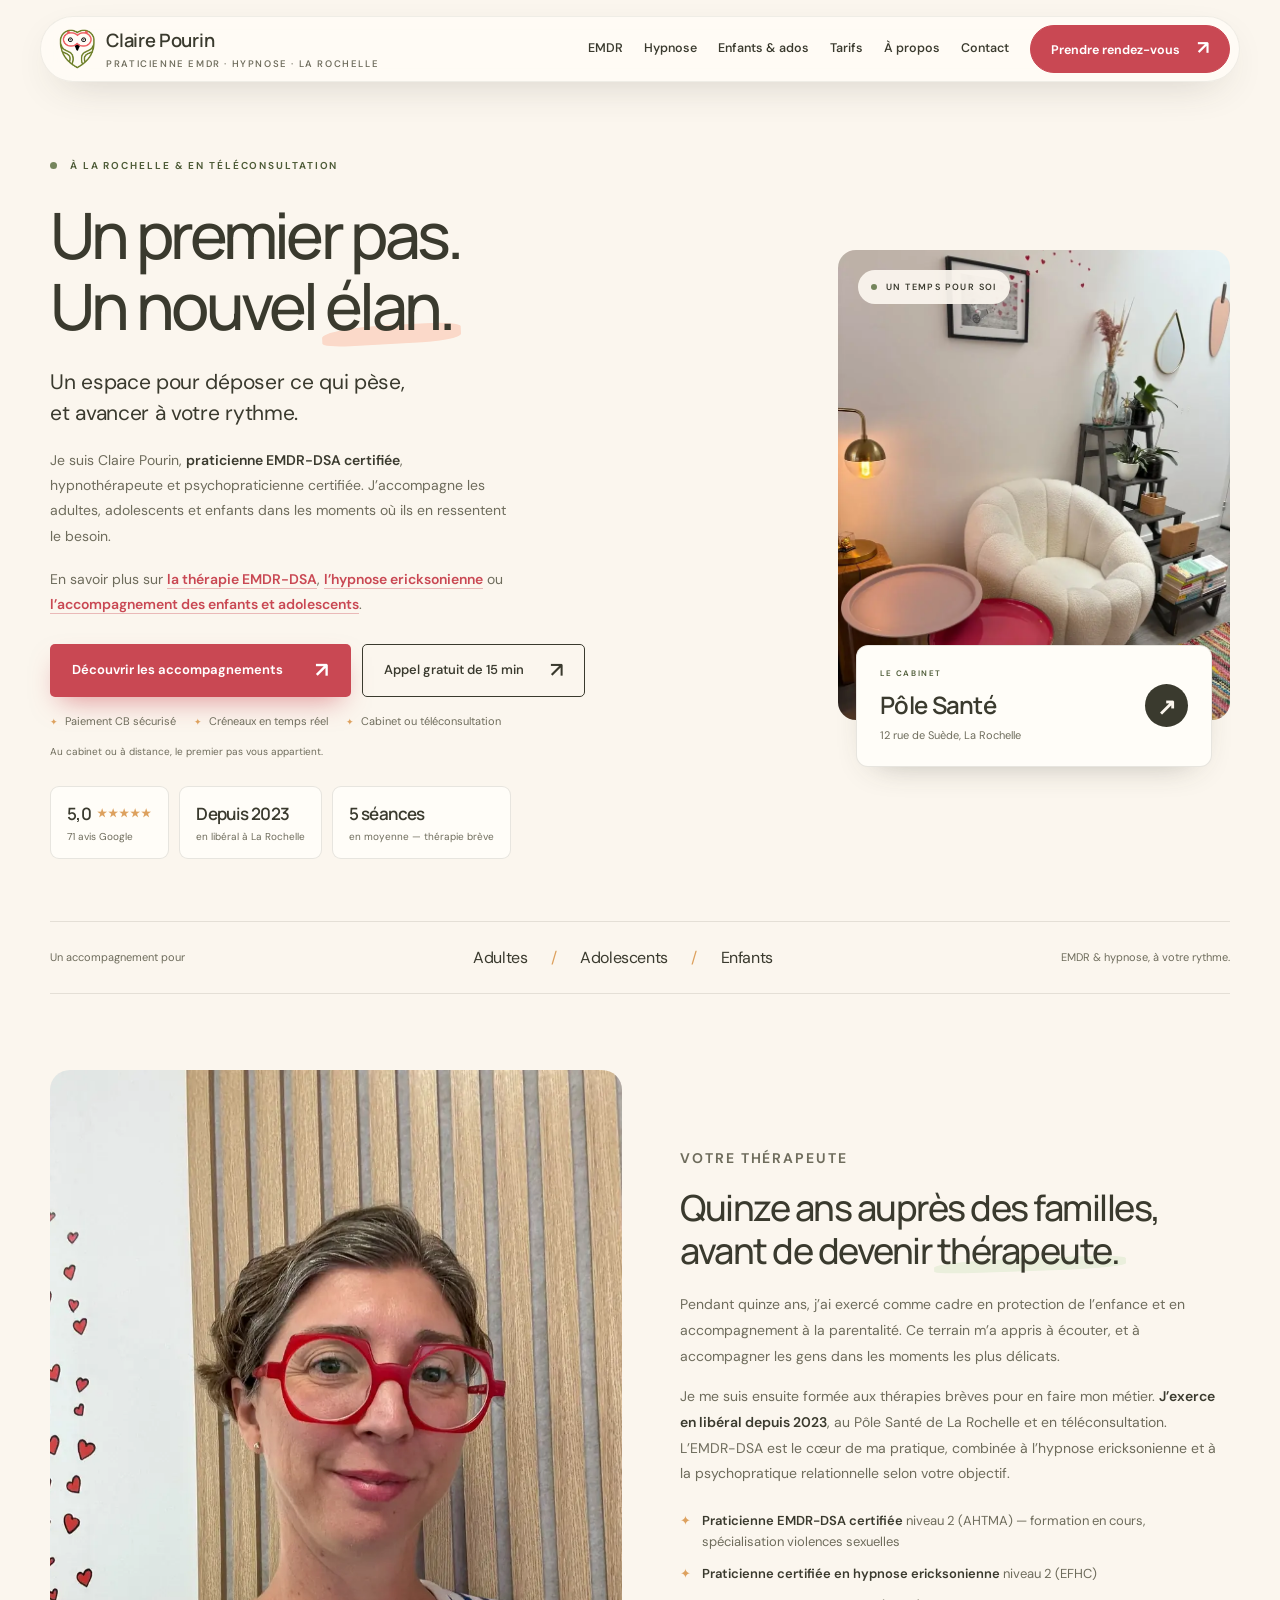
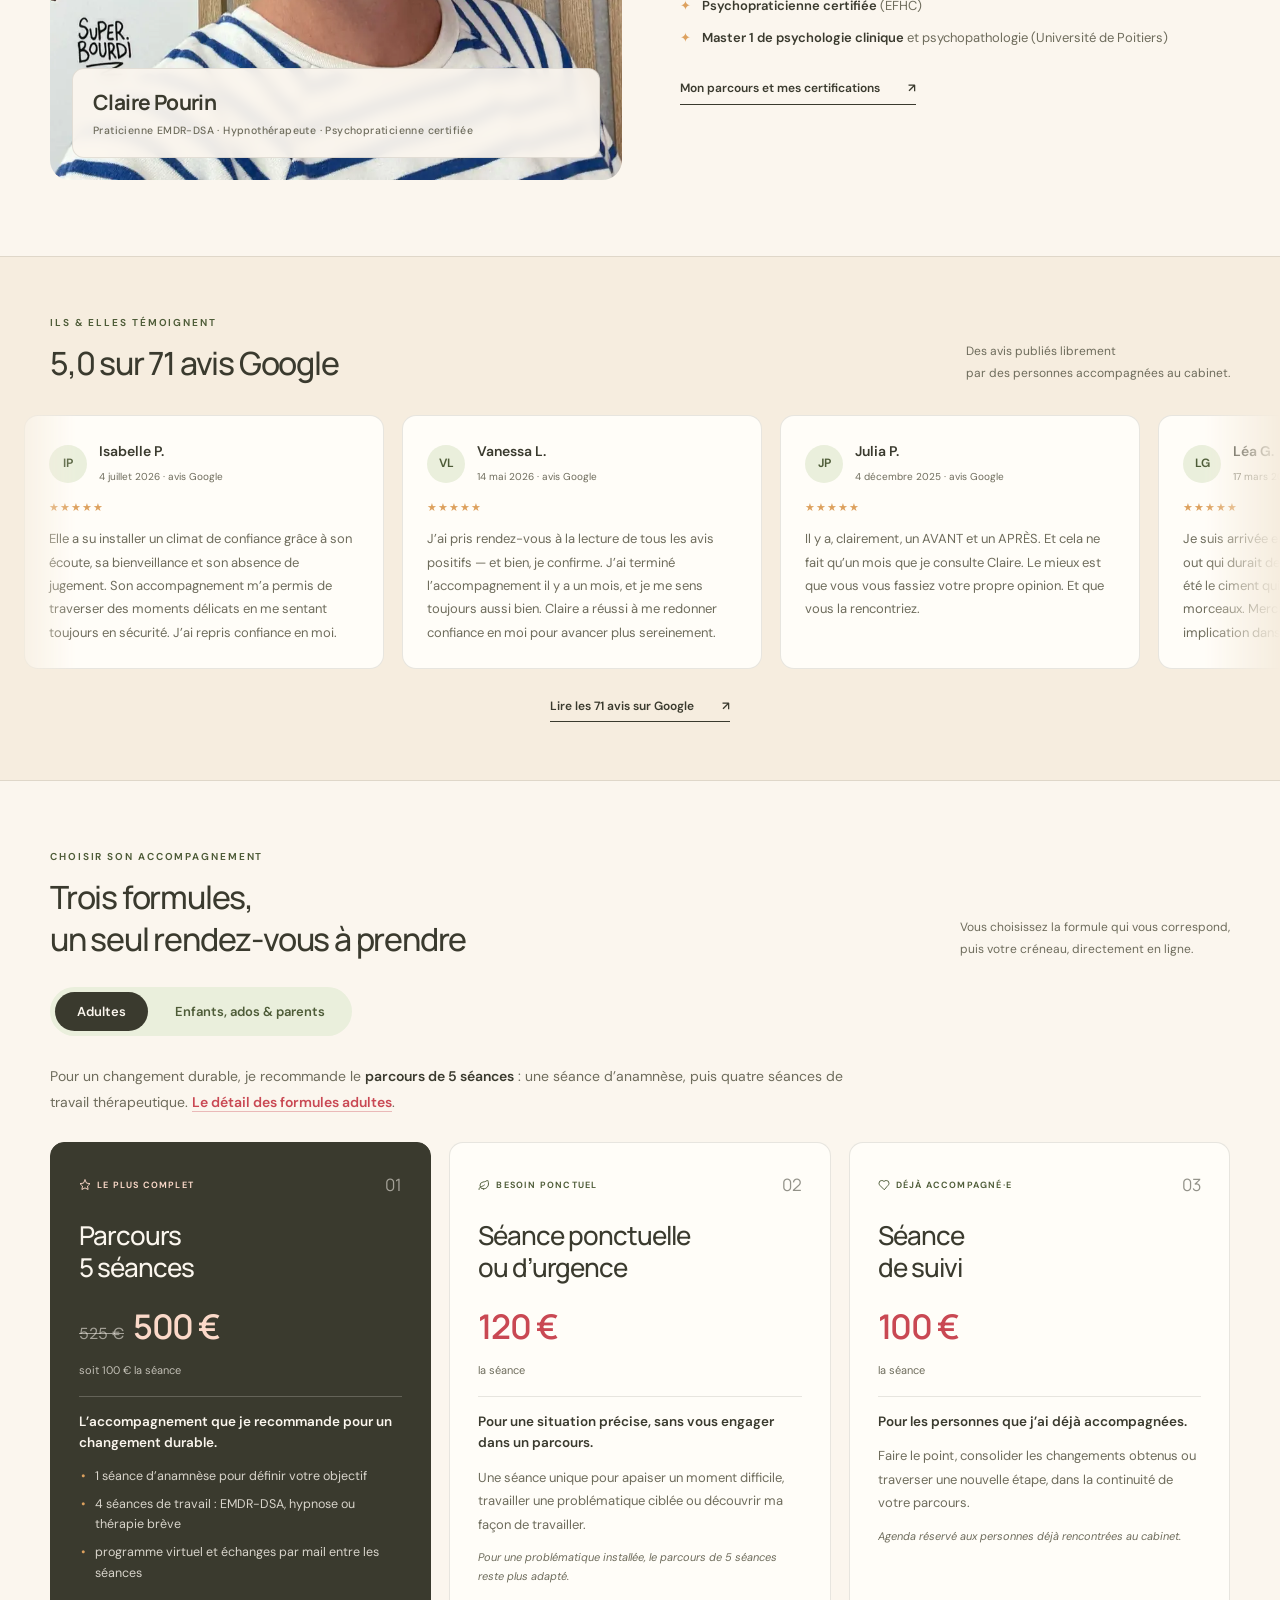
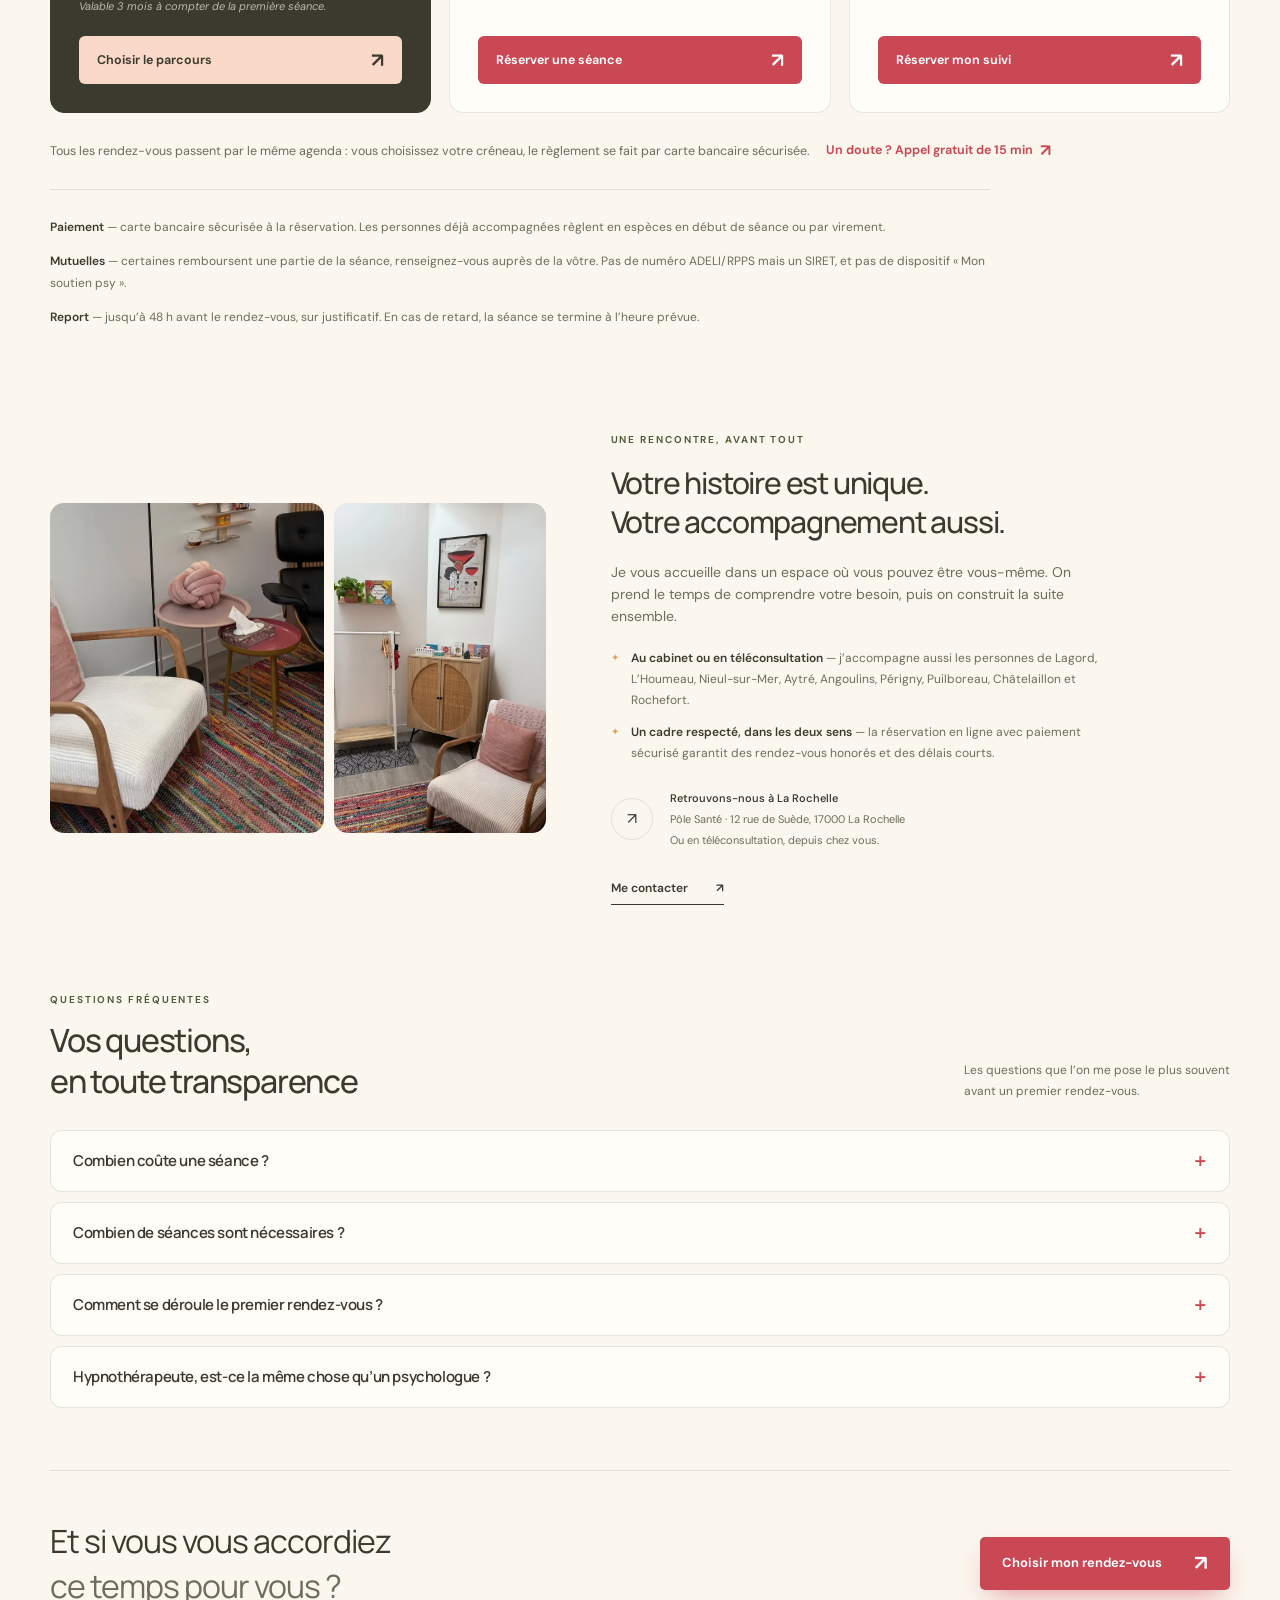
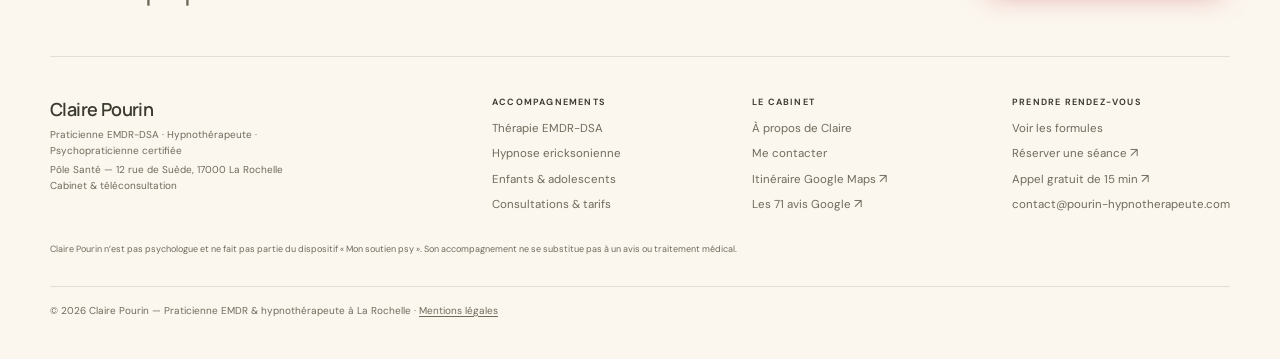
<file: index.html>
<!DOCTYPE html>
<html lang="fr">
<head>
  <meta charset="utf-8">
  <meta name="viewport" content="width=device-width, initial-scale=1">
  <title>Praticienne EMDR &amp; hypnothérapeute à La Rochelle — Claire Pourin</title>
  <meta name="description" content="Claire Pourin, praticienne EMDR-DSA certifiée et hypnothérapeute à La Rochelle (Pôle Santé, 12 rue de Suède). Thérapie brève pour adultes, ados et enfants : traumatismes, anxiété, confiance en soi. 71 avis Google — 5,0/5. Parcours de 5 séances à 500 €.">
  <meta name="robots" content="index, follow, max-image-preview:large, max-snippet:-1">
  <meta name="geo.region" content="FR-17">
  <meta name="geo.placename" content="La Rochelle">
  <meta name="theme-color" content="#FBF6EE">
  <link rel="canonical" href="https://pourin-hypnotherapeute.com/">

  <!-- Open Graph -->
  <meta property="og:type" content="website">
  <meta property="og:site_name" content="Claire Pourin — Praticienne EMDR &amp; hypnothérapeute">
  <meta property="og:locale" content="fr_FR">
  <meta property="og:url" content="https://pourin-hypnotherapeute.com/">
  <meta property="og:title" content="Praticienne EMDR &amp; hypnothérapeute à La Rochelle — Claire Pourin">
  <meta property="og:description" content="Thérapie brève à La Rochelle : EMDR-DSA, hypnose ericksonienne et psychopratique. Adultes, ados &amp; enfants. 71 avis Google — 5,0/5.">
  <meta property="og:image" content="https://pourin-hypnotherapeute.com/input/og-image.jpg">
  <meta property="og:image:width" content="1200">
  <meta property="og:image:height" content="630">
  <meta name="twitter:card" content="summary_large_image">

  <link rel="icon" href="/input/favicon.ico" sizes="any">
  <link rel="icon" type="image/png" sizes="32x32" href="/input/favicon-32.png">
  <link rel="icon" type="image/png" sizes="16x16" href="/input/favicon-16.png">
  <link rel="apple-touch-icon" href="/input/apple-touch-icon.png">

  <link rel="preconnect" href="https://fonts.googleapis.com">
  <link rel="preconnect" href="https://fonts.gstatic.com" crossorigin>
  <link href="https://fonts.googleapis.com/css2?family=DM+Sans:wght@400..700&family=Manrope:wght@400..800&display=swap" rel="stylesheet">
  <link rel="stylesheet" href="/home.css?v=2">
  <link rel="preload" as="image" href="/input/cabinet-2.webp" fetchpriority="high">
  <noscript><style>[role="tabpanel"][hidden]{display:block!important}.tabs{display:none}.panel+.panel{margin-top:34px;padding-top:34px;border-top:1px solid rgba(58,58,46,.12)}</style></noscript>

  <!-- Données structurées -->
  <script type="application/ld+json">
{"@context":"https://schema.org","@graph":[
{"@type":"LocalBusiness","@id":"https://pourin-hypnotherapeute.com/#cabinet","name":"Claire Pourin — Praticienne EMDR-DSA & hypnothérapeute","url":"https://pourin-hypnotherapeute.com/","image":"https://pourin-hypnotherapeute.com/input/og-image.jpg","logo":"https://pourin-hypnotherapeute.com/input/logo.png","description":"Cabinet de thérapies brèves à La Rochelle : thérapie EMDR-DSA, hypnose ericksonienne et psychopratique relationnelle pour adultes, adolescents et enfants. Consultation au cabinet ou en téléconsultation.","email":"contact@pourin-hypnotherapeute.com","priceRange":"Parcours de 5 séances 500 € — séance ponctuelle 120 € — séance de suivi 100 €","currenciesAccepted":"EUR","paymentAccepted":"Carte bancaire, espèces, virement","address":{"@type":"PostalAddress","streetAddress":"Pôle Santé, 12 rue de Suède","addressLocality":"La Rochelle","postalCode":"17000","addressRegion":"Nouvelle-Aquitaine","addressCountry":"FR"},"areaServed":["La Rochelle","Lagord","L'Houmeau","Nieul-sur-Mer","Aytré","Angoulins","Périgny","Puilboreau","Châtelaillon-Plage","Rochefort"],"founder":{"@id":"https://pourin-hypnotherapeute.com/#claire"},"potentialAction":{"@type":"ReserveAction","target":"https://calendly.com/clairepourinhypnotherapeute/votrerendezvous","name":"Réserver une séance"}},
{"@type":"Person","@id":"https://pourin-hypnotherapeute.com/#claire","name":"Claire Pourin","jobTitle":"Praticienne EMDR-DSA certifiée, hypnothérapeute, psychopraticienne certifiée","worksFor":{"@id":"https://pourin-hypnotherapeute.com/#cabinet"},"image":"https://pourin-hypnotherapeute.com/input/claire.jpg","description":"Praticienne certifiée EMDR-DSA niveau 2, praticienne certifiée en hypnose ericksonienne niveau 2 et psychopraticienne certifiée. En libéral à La Rochelle depuis 2023, après 15 ans d'expérience de l'accompagnement (protection de l'enfance, petite enfance, parentalité). Master 1 de psychologie clinique.","knowsAbout":["Hypnose ericksonienne","EMDR","Thérapie brève","Communication Non Violente","Accompagnement des enfants et adolescents"]},
{"@type":"WebSite","@id":"https://pourin-hypnotherapeute.com/#website","url":"https://pourin-hypnotherapeute.com/","name":"Claire Pourin — Praticienne EMDR & hypnothérapeute La Rochelle","inLanguage":"fr-FR","publisher":{"@id":"https://pourin-hypnotherapeute.com/#cabinet"}},
{"@type":"WebPage","@id":"https://pourin-hypnotherapeute.com/#webpage","url":"https://pourin-hypnotherapeute.com/","name":"Praticienne EMDR & hypnothérapeute à La Rochelle — Claire Pourin","isPartOf":{"@id":"https://pourin-hypnotherapeute.com/#website"},"about":{"@id":"https://pourin-hypnotherapeute.com/#cabinet"},"inLanguage":"fr-FR"},
{"@type":"FAQPage","@id":"https://pourin-hypnotherapeute.com/#faq","mainEntity":[
{"@type":"Question","name":"Combien coûte une séance ?","acceptedAnswer":{"@type":"Answer","text":"Le parcours de 5 séances coûte 500 € au lieu de 525 €, valable 3 mois. La séance ponctuelle ou d'urgence coûte 120 €, la séance de suivi et l'entretien parental 100 €. Certaines mutuelles en remboursent une partie : renseignez-vous auprès de la vôtre."}},
{"@type":"Question","name":"Combien de séances sont nécessaires ?","acceptedAnswer":{"@type":"Answer","text":"Il s'agit de thérapies brèves : je recommande généralement 5 séances — 1 séance d'anamnèse puis 4 séances de travail — espacées de 10 à 21 jours. Ce nombre s'ajuste à votre histoire et à votre objectif."}},
{"@type":"Question","name":"Comment se déroule le premier rendez-vous ?","acceptedAnswer":{"@type":"Answer","text":"Nous faisons connaissance : je vous pose des questions précises pour comprendre votre demande, je vous présente mes trois outils et je réponds à vos questions. À la fin, nous décidons librement de travailler ensemble. Vous restez présent et maître de vous tout au long des séances — l'hypnose ericksonienne est un état naturel, et il n'y a aucun contact physique. Pour les enfants et adolescents, ce premier rendez-vous se fait avec les parents."}},
{"@type":"Question","name":"Hypnothérapeute, est-ce la même chose qu'un psychologue ?","acceptedAnswer":{"@type":"Answer","text":"Non. Je suis praticienne EMDR-DSA certifiée, praticienne certifiée en hypnose ericksonienne et psychopraticienne certifiée, titulaire d'un Master 1 de psychologie clinique, mais je ne suis pas psychologue. Mon accompagnement peut compléter un suivi médical ou psychologique, jamais s'y substituer."}}
]}
]}
  </script>

  <!-- Meta Pixel Code -->
  <script>
  !function(f,b,e,v,n,t,s)
  {if(f.fbq)return;n=f.fbq=function(){n.callMethod?
  n.callMethod.apply(n,arguments):n.queue.push(arguments)};
  if(!f._fbq)f._fbq=n;n.push=n;n.loaded=!0;n.version='2.0';
  n.queue=[];t=b.createElement(e);t.async=!0;
  t.src=v;s=b.getElementsByTagName(e)[0];
  s.parentNode.insertBefore(t,s)}(window, document,'script',
  'https://connect.facebook.net/en_US/fbevents.js');
  fbq('init', '1199839374708698');
  fbq('track', 'PageView');
  </script>
  <noscript><img height="1" width="1" style="display:none"
  src="https://www.facebook.com/tr?id=1199839374708698&ev=PageView&noscript=1"
  /></noscript>
  <!-- End Meta Pixel Code -->
</head>
<body>
  <a class="skip" href="#contenu">Aller au contenu</a>

  <header class="site-header">
   <div class="header wrap">
    <a class="brand" href="/" aria-label="Claire Pourin — Accueil"><img src="/input/logo.png" width="37" height="42" alt=""><span>Claire Pourin<small>PRATICIENNE EMDR · HYPNOSE · LA ROCHELLE</small></span></a>
    <button class="nav-toggle" type="button" aria-label="Ouvrir le menu" aria-expanded="false" aria-controls="site-nav"><span></span><span></span><span></span></button>
    <nav class="site-nav" id="site-nav" aria-label="Navigation principale">
      <a class="nav-link" href="/emdr-la-rochelle">EMDR</a>
      <a class="nav-link" href="/hypnose-la-rochelle">Hypnose</a>
      <a class="nav-link" href="/hypnose-enfant-adolescent">Enfants&nbsp;&amp;&nbsp;ados</a>
      <a class="nav-link" href="/tarifs">Tarifs</a>
      <a class="nav-link" href="/a-propos">À&nbsp;propos</a>
      <a class="nav-link" href="/contact">Contact</a>
      <a class="nav-cta" href="#accompagnements">Prendre rendez-vous <span aria-hidden="true">↗</span></a>
    </nav>
   </div>
  </header>

  <main id="contenu">

    <!-- ═══ Héro ═══ -->
    <section class="hero wrap" aria-labelledby="hero-title">
      <div class="hero-copy">
        <p class="eyebrow"><span class="dot" aria-hidden="true"></span> À LA ROCHELLE &amp; EN TÉLÉCONSULTATION</p>
        <h1 id="hero-title">Un premier pas.<br>Un nouvel <span>élan.</span></h1>
        <p class="intro">Un espace pour déposer ce qui pèse,<br class="desktop-break"> et avancer à votre rythme.</p>
        <p class="description">Je suis Claire Pourin, <strong>praticienne EMDR-DSA certifiée</strong>, hypnothérapeute et psychopraticienne certifiée. J’accompagne les adultes, adolescents et enfants dans les moments où ils en ressentent le besoin.</p>
        <p class="description">En savoir plus sur <a class="inline-link" href="/emdr-la-rochelle">la thérapie EMDR-DSA</a>, <a class="inline-link" href="/hypnose-la-rochelle">l’hypnose ericksonienne</a> ou <a class="inline-link" href="/hypnose-enfant-adolescent">l’accompagnement des enfants et adolescents</a>.</p>
        <div class="hero-ctas">
          <a class="primary" href="#accompagnements">Découvrir les accompagnements <span aria-hidden="true">↗</span></a>
          <a class="ghost" href="https://calendly.com/al-proux/60min" target="_blank" rel="noopener noreferrer">Appel gratuit de 15&nbsp;min <span aria-hidden="true">↗</span><span class="sr-only"> (agenda Calendly)</span></a>
        </div>
        <ul class="hero-trust" role="list">
          <li>Paiement CB sécurisé</li>
          <li>Créneaux en temps réel</li>
          <li>Cabinet ou téléconsultation</li>
        </ul>
        <p class="hero-note">Au cabinet ou à distance, le premier pas vous appartient.</p>
        <ul class="hero-proof" role="list">
          <li><a href="https://www.google.com/maps/search/?api=1&amp;query=Claire+Pourin+Hypnoth%C3%A9rapeute+La+Rochelle" target="_blank" rel="noopener noreferrer"><b>5,0<span class="stars" aria-hidden="true">★★★★★</span></b><small>71 avis Google</small></a></li>
          <li><a href="#claire"><b>Depuis 2023</b><small>en libéral à La Rochelle</small></a></li>
          <li><a href="#accompagnements"><b>5 séances</b><small>en moyenne — thérapie brève</small></a></li>
        </ul>
      </div>
      <div class="portrait-composition">
        <div class="portrait-top"><span class="portrait-dot" aria-hidden="true"></span> UN TEMPS POUR SOI</div>
        <img class="portrait" src="/input/cabinet-2.webp" alt="Le coin lecture du cabinet de Claire Pourin à La Rochelle : fauteuil en bouclette, plantes et lumière douce" width="800" height="1066" fetchpriority="high">
        <a class="portrait-caption" href="#cabinet" aria-label="Découvrir le cabinet de Claire Pourin à La Rochelle"><span><small class="portrait-role">LE CABINET</small>Pôle Santé<small>12 rue de Suède, La Rochelle</small></span><span class="caption-symbol" aria-hidden="true">↗</span></a>
      </div>
    </section>

    <div class="audience wrap"><span>Un accompagnement pour</span><p>Adultes <i aria-hidden="true">/</i> Adolescents <i aria-hidden="true">/</i> Enfants</p><span class="audience-end">EMDR &amp; hypnose, à votre rythme.</span></div>

    <!-- ═══ Claire ═══ -->
    <section class="claire wrap" id="claire" aria-labelledby="claire-title">
      <figure class="claire-photo">
        <img src="/input/claire.webp" alt="Portrait de Claire Pourin dans son cabinet du Pôle Santé, à La Rochelle" width="900" height="1100" loading="lazy">
        <figcaption><strong>Claire Pourin</strong><span>Praticienne EMDR-DSA · Hypnothérapeute · Psychopraticienne certifiée</span></figcaption>
      </figure>
      <div class="claire-copy">
        <p class="eyebrow">VOTRE THÉRAPEUTE</p>
        <h2 id="claire-title">Quinze ans auprès des familles,<br>avant de devenir <span>thérapeute.</span></h2>
        <p>Pendant quinze ans, j’ai exercé comme cadre en protection de l’enfance et en accompagnement à la parentalité. Ce terrain m’a appris à écouter, et à accompagner les gens dans les moments les plus délicats.</p>
        <p>Je me suis ensuite formée aux thérapies brèves pour en faire mon métier. <strong>J’exerce en libéral depuis 2023</strong>, au Pôle Santé de La Rochelle et en téléconsultation. L’EMDR-DSA est le cœur de ma pratique, combinée à l’hypnose ericksonienne et à la psychopratique relationnelle selon votre objectif.</p>
        <ul class="claire-creds" role="list">
          <li><span aria-hidden="true">✦</span><span><strong>Praticienne EMDR-DSA certifiée</strong> niveau 2 (AHTMA) — formation en cours, spécialisation violences sexuelles</span></li>
          <li><span aria-hidden="true">✦</span><span><strong>Praticienne certifiée en hypnose ericksonienne</strong> niveau 2 (EFHC)</span></li>
          <li><span aria-hidden="true">✦</span><span><strong>Psychopraticienne certifiée</strong> (EFHC)</span></li>
          <li><span aria-hidden="true">✦</span><span><strong>Master 1 de psychologie clinique</strong> et psychopathologie (Université de Poitiers)</span></li>
        </ul>
        <a class="text-link" href="/a-propos">Mon parcours et mes certifications <span aria-hidden="true">↗</span></a>
      </div>
    </section>

    <!-- ═══ Avis Google défilants ═══ -->
    <section class="reviews" id="avis" aria-labelledby="reviews-title">
      <div class="wrap">
        <div class="section-heading">
          <div>
            <p class="eyebrow">ILS &amp; ELLES TÉMOIGNENT</p>
            <h2 id="reviews-title">5,0 sur 71 avis Google</h2>
          </div>
          <p>Des avis publiés librement<br>par des personnes accompagnées au cabinet.</p>
        </div>
      </div>
      <div class="reviews-marquee" data-marquee>
        <div class="reviews-track">
          <article class="review"><div class="review-head"><span class="avatar" aria-hidden="true">IP</span><div><b>Isabelle P.</b><small>4 juillet 2026 · avis Google</small></div></div><div class="stars" aria-hidden="true">★★★★★</div><blockquote>Elle a su installer un climat de confiance grâce à son écoute, sa bienveillance et son absence de jugement. Son accompagnement m’a permis de traverser des moments délicats en me sentant toujours en sécurité. J’ai repris confiance en moi.</blockquote></article>
          <article class="review"><div class="review-head"><span class="avatar" aria-hidden="true">VL</span><div><b>Vanessa L.</b><small>14 mai 2026 · avis Google</small></div></div><div class="stars" aria-hidden="true">★★★★★</div><blockquote>J’ai pris rendez-vous à la lecture de tous les avis positifs — et bien, je confirme. J’ai terminé l’accompagnement il y a un mois, et je me sens toujours aussi bien. Claire a réussi à me redonner confiance en moi pour avancer plus sereinement.</blockquote></article>
          <article class="review"><div class="review-head"><span class="avatar" aria-hidden="true">JP</span><div><b>Julia P.</b><small>4 décembre 2025 · avis Google</small></div></div><div class="stars" aria-hidden="true">★★★★★</div><blockquote>Il y a, clairement, un AVANT et un APRÈS. Et cela ne fait qu’un mois que je consulte Claire. Le mieux est que vous vous fassiez votre propre opinion. Et que vous la rencontriez.</blockquote></article>
          <article class="review"><div class="review-head"><span class="avatar" aria-hidden="true">LG</span><div><b>Léa G.</b><small>17 mars 2025 · avis Google</small></div></div><div class="stars" aria-hidden="true">★★★★★</div><blockquote>Je suis arrivée en décembre fracassée par un burn-out qui durait depuis 6 mois. En 5 séances, Claire a été le ciment qui m’a permis de recoller les morceaux. Merci pour ta douceur, ton écoute et ton implication dans mes progrès.</blockquote></article>
          <article class="review"><div class="review-head"><span class="avatar" aria-hidden="true">YB</span><div><b>Yann B.</b><small>17 juillet 2024 · avis Google</small></div></div><div class="stars" aria-hidden="true">★★★★★</div><blockquote>Certains problèmes que je rencontrais depuis presque 15 ans, liés à un stress post-traumatique, ont complètement disparu à l’issue de notre dernière séance. Le résultat dépasse très largement mes attentes — je dirais même révolutionnaire.</blockquote></article>
        </div>
      </div>
      <div class="wrap reviews-foot">
        <a class="text-link" href="https://www.google.com/maps/search/?api=1&amp;query=Claire+Pourin+Hypnoth%C3%A9rapeute+La+Rochelle" target="_blank" rel="noopener noreferrer">Lire les 71 avis sur Google <span aria-hidden="true">↗</span></a>
      </div>
    </section>

    <!-- ═══ Accompagnements = prise de rendez-vous (une seule section) ═══ -->
    <section class="offers wrap" id="accompagnements" aria-labelledby="offers-title">
      <div class="section-heading">
        <div>
          <p class="eyebrow">CHOISIR SON ACCOMPAGNEMENT</p>
          <h2 id="offers-title">Trois formules,<br>un seul rendez-vous à prendre</h2>
        </div>
        <p>Vous choisissez la formule qui vous correspond,<br>puis votre créneau, directement en ligne.</p>
      </div>

      <div class="tabs" role="tablist" aria-label="Type d’accompagnement">
        <button class="tab" type="button" role="tab" id="tab-adultes" aria-controls="panel-adultes" aria-selected="true">Adultes</button>
        <button class="tab" type="button" role="tab" id="tab-enfants" aria-controls="panel-enfants" aria-selected="false" tabindex="-1">Enfants, ados &amp; parents</button>
      </div>

      <!-- ── Adultes ── -->
      <div class="panel" id="panel-adultes" role="tabpanel" aria-labelledby="tab-adultes">
        <p class="panel-intro">Pour un changement durable, je recommande le <strong>parcours de 5 séances</strong> : une séance d’anamnèse, puis quatre séances de travail thérapeutique. <a class="inline-link" href="/tarifs">Le détail des formules adultes</a>.</p>
        <div class="offer-grid">

          <article class="offer is-featured">
            <div class="offer-top"><span class="offer-tag"><svg class="icon" viewBox="0 0 24 24" aria-hidden="true" focusable="false"><path d="M12 2l3.09 6.26L22 9.27l-5 4.87 1.18 6.88L12 17.77l-6.18 3.25L7 14.14 2 9.27l6.91-1.01L12 2z"/></svg> LE PLUS COMPLET</span><span class="offer-num" aria-hidden="true">01</span></div>
            <h3>Parcours <br>5 séances</h3>
            <p class="offer-price"><s>525 €</s> <b>500 €</b> <small>soit 100 € la séance</small></p>
            <p class="offer-lead">L’accompagnement que je recommande pour un changement durable.</p>
            <ul class="offer-list" role="list">
              <li>1 séance d’anamnèse pour définir votre objectif</li>
              <li>4 séances de travail : EMDR-DSA, hypnose ou thérapie brève</li>
              <li>programme virtuel et échanges par mail entre les séances</li>
            </ul>
            <p class="offer-note">Valable 3 mois à compter de la première séance.</p>
            <a class="offer-cta" href="https://calendly.com/clairepourinhypnotherapeute/votrerendezvous" target="_blank" rel="noopener noreferrer">Choisir le parcours <span aria-hidden="true">↗</span><span class="sr-only"> (agenda Calendly)</span></a>
          </article>

          <article class="offer">
            <div class="offer-top"><span class="offer-tag"><svg class="icon" viewBox="0 0 24 24" aria-hidden="true" focusable="false"><path d="M11 20A7 7 0 0 1 9.8 6.1C15.5 5 17 4.48 19 2c1 2 2 4.18 2 8 0 5.5-4.78 10-10 10Z"/><path d="M2 21c0-3 1.85-5.36 5.08-6C9.5 14.52 12 13 13 12"/></svg> BESOIN PONCTUEL</span><span class="offer-num" aria-hidden="true">02</span></div>
            <h3>Séance ponctuelle <br>ou d’urgence</h3>
            <p class="offer-price"><b>120 €</b> <small>la séance</small></p>
            <p class="offer-lead">Pour une situation précise, sans vous engager dans un parcours.</p>
            <p class="offer-text">Une séance unique pour apaiser un moment difficile, travailler une problématique ciblée ou découvrir ma façon de travailler.</p>
            <p class="offer-note">Pour une problématique installée, le parcours de 5 séances reste plus adapté.</p>
            <a class="offer-cta" href="https://calendly.com/clairepourinhypnotherapeute/votrerendezvous" target="_blank" rel="noopener noreferrer">Réserver une séance <span aria-hidden="true">↗</span><span class="sr-only"> (agenda Calendly)</span></a>
          </article>

          <article class="offer">
            <div class="offer-top"><span class="offer-tag"><svg class="icon" viewBox="0 0 24 24" aria-hidden="true" focusable="false"><path d="M19 14c1.49-1.46 3-3.21 3-5.5A5.5 5.5 0 0 0 16.5 3c-1.76 0-3 .5-4.5 2-1.5-1.5-2.74-2-4.5-2A5.5 5.5 0 0 0 2 8.5c0 2.3 1.5 4.05 3 5.5l7 7Z"/></svg> DÉJÀ ACCOMPAGNÉ·E</span><span class="offer-num" aria-hidden="true">03</span></div>
            <h3>Séance <br>de suivi</h3>
            <p class="offer-price"><b>100 €</b> <small>la séance</small></p>
            <p class="offer-lead">Pour les personnes que j’ai déjà accompagnées.</p>
            <p class="offer-text">Faire le point, consolider les changements obtenus ou traverser une nouvelle étape, dans la continuité de votre parcours.</p>
            <p class="offer-note">Agenda réservé aux personnes déjà rencontrées au cabinet.</p>
            <a class="offer-cta" href="https://calendly.com/clairepourinhypnotherapeute/seance-emdr-avec-claire-pourin" target="_blank" rel="noopener noreferrer">Réserver mon suivi <span aria-hidden="true">↗</span><span class="sr-only"> (agenda Calendly)</span></a>
          </article>

        </div>
      </div>

      <!-- ── Enfants & ados ── -->
      <div class="panel" id="panel-enfants" role="tabpanel" aria-labelledby="tab-enfants" hidden>
        <p class="panel-intro">Anxiété, peurs, sommeil, manque de confiance, émotions débordantes ou changements familiaux : l’accompagnement prend en compte l’enfant ou l’adolescent <strong>dans sa globalité</strong>, et la place des parents. <a class="inline-link" href="/hypnose-enfant-adolescent">Comment se déroule un accompagnement enfant ou ado</a>.</p>
        <div class="offer-grid">

          <article class="offer is-featured">
            <div class="offer-top"><span class="offer-tag"><svg class="icon" viewBox="0 0 24 24" aria-hidden="true" focusable="false"><path d="M12 2l3.09 6.26L22 9.27l-5 4.87 1.18 6.88L12 17.77l-6.18 3.25L7 14.14 2 9.27l6.91-1.01L12 2z"/></svg> LE PLUS COMPLET</span><span class="offer-num" aria-hidden="true">01</span></div>
            <h3>Parcours enfant <br>&amp; adolescent</h3>
            <p class="offer-price"><s>525 €</s> <b>500 €</b> <small>les 5 séances</small></p>
            <p class="offer-lead">Le temps nécessaire pour comprendre ce qu’il vit et installer des changements durables.</p>
            <ul class="offer-list" role="list">
              <li>1 séance d’anamnèse, avec les parents, l’enfant, ou en alternance</li>
              <li>4 séances adaptées à son âge : EMDR-DSA, hypnose ou thérapie brève</li>
              <li>des outils concrets et des échanges avec les parents si besoin</li>
            </ul>
            <p class="offer-note">Valable 3 mois à compter de la première séance.</p>
            <a class="offer-cta" href="https://calendly.com/clairepourinhypnotherapeute/votrerendezvous" target="_blank" rel="noopener noreferrer">Choisir le parcours <span aria-hidden="true">↗</span><span class="sr-only"> (agenda Calendly)</span></a>
          </article>

          <article class="offer">
            <div class="offer-top"><span class="offer-tag"><svg class="icon" viewBox="0 0 24 24" aria-hidden="true" focusable="false"><path d="M11 20A7 7 0 0 1 9.8 6.1C15.5 5 17 4.48 19 2c1 2 2 4.18 2 8 0 5.5-4.78 10-10 10Z"/><path d="M2 21c0-3 1.85-5.36 5.08-6C9.5 14.52 12 13 13 12"/></svg> BESOIN PONCTUEL</span><span class="offer-num" aria-hidden="true">02</span></div>
            <h3>Séance ponctuelle <br>ou d’urgence</h3>
            <p class="offer-price"><b>120 €</b> <small>la séance</small></p>
            <p class="offer-lead">Pour un événement précis ou une difficulté identifiée.</p>
            <p class="offer-text">La séance est adaptée à son âge et à sa maturité : le travail se fait avec lui, avec vous, ou en alternant les deux.</p>
            <p class="offer-note">Pour une problématique installée, le parcours de 5 séances reste plus adapté.</p>
            <a class="offer-cta" href="https://calendly.com/clairepourinhypnotherapeute/votrerendezvous" target="_blank" rel="noopener noreferrer">Réserver une séance <span aria-hidden="true">↗</span><span class="sr-only"> (agenda Calendly)</span></a>
          </article>

          <article class="offer">
            <div class="offer-top"><span class="offer-tag"><svg class="icon" viewBox="0 0 24 24" aria-hidden="true" focusable="false"><path d="M19 14c1.49-1.46 3-3.21 3-5.5A5.5 5.5 0 0 0 16.5 3c-1.76 0-3 .5-4.5 2-1.5-1.5-2.74-2-4.5-2A5.5 5.5 0 0 0 2 8.5c0 2.3 1.5 4.05 3 5.5l7 7Z"/></svg> POUR LES PARENTS</span><span class="offer-num" aria-hidden="true">03</span></div>
            <h3>Entretien <br>parental</h3>
            <p class="offer-price"><b>100 €</b> <small>l’entretien</small></p>
            <p class="offer-lead">Accompagner un enfant, c’est aussi accompagner son environnement.</p>
            <p class="offer-text">Un temps pour vous, sans votre enfant : prendre du recul sur la situation, comprendre ce qui se joue et repartir avec des pistes concrètes.</p>
            <p class="offer-note">Il peut être une étape du parcours de l’enfant, ou un rendez-vous ponctuel.</p>
            <a class="offer-cta" href="https://calendly.com/clairepourinhypnotherapeute/votrerendezvous" target="_blank" rel="noopener noreferrer">Réserver un entretien <span aria-hidden="true">↗</span><span class="sr-only"> (agenda Calendly)</span></a>
          </article>

        </div>
      </div>

      <p class="offers-help">Tous les rendez-vous passent par le même agenda : vous choisissez votre créneau, le règlement se fait par carte bancaire sécurisée. <a href="https://calendly.com/al-proux/60min" target="_blank" rel="noopener noreferrer">Un doute&nbsp;? Appel gratuit de 15&nbsp;min <span aria-hidden="true">↗</span><span class="sr-only"> (agenda Calendly)</span></a></p>

      <div class="offers-note">
        <p><strong>Paiement</strong> — carte bancaire sécurisée à la réservation. Les personnes déjà accompagnées règlent en espèces en début de séance ou par virement.</p>
        <p><strong>Mutuelles</strong> — certaines remboursent une partie de la séance, renseignez-vous auprès de la vôtre. Pas de numéro ADELI/RPPS mais un SIRET, et pas de dispositif «&nbsp;Mon soutien psy&nbsp;».</p>
        <p><strong>Report</strong> — jusqu’à 48&nbsp;h avant le rendez-vous, sur justificatif. En cas de retard, la séance se termine à l’heure prévue.</p>
      </div>
    </section>

    <!-- ═══ Le cabinet ═══ -->
    <section class="about wrap" id="cabinet" aria-labelledby="about-title">
      <div class="about-media">
        <div class="about-photo"><img src="/input/cabinet-wide.webp" alt="Le cabinet de Claire Pourin à La Rochelle : deux fauteuils et un tapis coloré" width="1200" height="800" loading="lazy"></div>
        <div class="about-photo"><img src="/input/cabinet-3.webp" alt="L’espace dédié aux enfants et aux adolescents dans le cabinet" width="800" height="1066" loading="lazy"></div>
      </div>
      <div class="about-copy"><p class="eyebrow">UNE RENCONTRE, AVANT TOUT</p><h2 id="about-title">Votre histoire est unique.<br>Votre accompagnement aussi.</h2><p>Je vous accueille dans un espace où vous pouvez être vous-même. On prend le temps de comprendre votre besoin, puis on construit la suite ensemble.</p><ul class="about-facts" role="list"><li><strong>Au cabinet ou en téléconsultation</strong> — j’accompagne aussi les personnes de Lagord, L’Houmeau, Nieul-sur-Mer, Aytré, Angoulins, Périgny, Puilboreau, Châtelaillon et Rochefort.</li><li><strong>Un cadre respecté, dans les deux sens</strong> — la réservation en ligne avec paiement sécurisé garantit des rendez-vous honorés et des délais courts.</li></ul><a class="location" href="https://www.google.com/maps/search/?api=1&amp;query=12+rue+de+Su%C3%A8de+17000+La+Rochelle" target="_blank" rel="noopener noreferrer"><span class="location-icon" aria-hidden="true">↗</span><span class="location-text"><strong>Retrouvons-nous à La Rochelle</strong><br>Pôle Santé · 12 rue de Suède, 17000 La Rochelle<br>Ou en téléconsultation, depuis chez vous.</span></a><a class="text-link" href="/contact">Me contacter <span aria-hidden="true">↗</span></a></div>
    </section>

    <!-- ═══ Questions fréquentes ═══ -->
    <section class="faq-section wrap" id="questions" aria-labelledby="faq-title">
      <div class="section-heading">
        <div>
          <p class="eyebrow">QUESTIONS FRÉQUENTES</p>
          <h2 id="faq-title">Vos questions,<br>en toute transparence</h2>
        </div>
        <p>Les questions que l’on me pose le plus souvent<br>avant un premier rendez-vous.</p>
      </div>
      <div class="faq">
        <details>
          <summary>Combien coûte une séance&nbsp;?</summary>
          <p>Le <strong>parcours de 5 séances</strong> coûte <strong>500&nbsp;€</strong> au lieu de 525&nbsp;€, valable 3 mois. La <strong>séance ponctuelle ou d’urgence</strong> coûte <strong>120&nbsp;€</strong>, la <strong>séance de suivi</strong> et l’<strong>entretien parental</strong> <strong>100&nbsp;€</strong>. Certaines mutuelles en remboursent une partie : renseignez-vous auprès de la vôtre.</p>
        </details>
        <details>
          <summary>Combien de séances sont nécessaires&nbsp;?</summary>
          <p>Il s’agit de thérapies brèves : je recommande généralement <strong>5 séances</strong> — 1 séance d’anamnèse puis 4 séances de travail — espacées de 10 à 21 jours. Ce nombre s’ajuste à votre histoire et à votre objectif.</p>
        </details>
        <details>
          <summary>Comment se déroule le premier rendez-vous&nbsp;?</summary>
          <p>On fait connaissance : des questions précises pour comprendre votre demande, mes trois outils présentés, et vos questions à vous. À la fin, on décide librement de travailler ensemble. Vous restez présent·e et maître de vous tout au long des séances : l’hypnose ericksonienne est un état naturel, sans aucun contact physique. Pour les enfants et les adolescents, ce premier rendez-vous se fait avec les parents.</p>
        </details>
        <details>
          <summary>Hypnothérapeute, est-ce la même chose qu’un psychologue&nbsp;?</summary>
          <p>Non. Je suis <strong>praticienne EMDR-DSA certifiée</strong>, praticienne certifiée en hypnose ericksonienne et <strong>psychopraticienne certifiée</strong>, titulaire d’un Master 1 de psychologie clinique, mais je ne suis pas psychologue. Mon accompagnement peut compléter un suivi médical ou psychologique, jamais s’y substituer.</p>
        </details>
      </div>
    </section>

    <section class="closing wrap"><p>Et si vous vous accordiez<br><span>ce temps pour vous&nbsp;?</span></p><a class="primary" href="#accompagnements">Choisir mon rendez-vous <span aria-hidden="true">↗</span></a></section>
  </main>

  <footer class="footer wrap">
    <div class="footer-brand-col">
      <a class="footer-brand" href="/">Claire Pourin</a>
      <p>Praticienne EMDR-DSA · Hypnothérapeute · Psychopraticienne certifiée</p>
      <p>Pôle Santé — 12 rue de Suède, 17000 La Rochelle<br>Cabinet &amp; téléconsultation</p>
    </div>
    <nav class="footer-cols" aria-label="Liens de bas de page">
      <div>
        <p class="footer-heading">Accompagnements</p>
        <a href="/emdr-la-rochelle">Thérapie EMDR-DSA</a>
        <a href="/hypnose-la-rochelle">Hypnose ericksonienne</a>
        <a href="/hypnose-enfant-adolescent">Enfants &amp; adolescents</a>
        <a href="/tarifs">Consultations &amp; tarifs</a>
      </div>
      <div>
        <p class="footer-heading">Le cabinet</p>
        <a href="/a-propos">À propos de Claire</a>
        <a href="/contact">Me contacter</a>
        <a href="https://www.google.com/maps/search/?api=1&amp;query=12+rue+de+Su%C3%A8de+17000+La+Rochelle" target="_blank" rel="noopener noreferrer">Itinéraire Google Maps <span aria-hidden="true">↗</span></a>
        <a href="https://www.google.com/maps/search/?api=1&amp;query=Claire+Pourin+Hypnoth%C3%A9rapeute+La+Rochelle" target="_blank" rel="noopener noreferrer">Les 71 avis Google <span aria-hidden="true">↗</span></a>
      </div>
      <div>
        <p class="footer-heading">Prendre rendez-vous</p>
        <a href="#accompagnements">Voir les formules</a>
        <a href="https://calendly.com/clairepourinhypnotherapeute/votrerendezvous" target="_blank" rel="noopener noreferrer">Réserver une séance <span aria-hidden="true">↗</span></a>
        <a href="https://calendly.com/al-proux/60min" target="_blank" rel="noopener noreferrer">Appel gratuit de 15 min <span aria-hidden="true">↗</span></a>
        <a href="mailto:contact@pourin-hypnotherapeute.com">contact@pourin-hypnotherapeute.com</a>
      </div>
    </nav>
    <p class="professional-note">Claire Pourin n’est pas psychologue et ne fait pas partie du dispositif «&nbsp;Mon soutien psy&nbsp;». Son accompagnement ne se substitue pas à un avis ou traitement médical.</p>
    <p class="footer-legal">© <span id="y">2026</span> Claire Pourin — Praticienne EMDR &amp; hypnothérapeute à La Rochelle · <a href="/mentions-legales">Mentions légales</a></p>
  </footer>

  <div class="mobile-cta">
    <a class="mobile-ghost" href="https://calendly.com/al-proux/60min" target="_blank" rel="noopener noreferrer">Appel gratuit</a>
    <a class="mobile-primary" href="#accompagnements">Prendre rendez-vous</a>
  </div>

  <script src="/home.js" defer></script>
  <script src="/calendly-popup.js" defer></script>
</body>
</html>
</file>
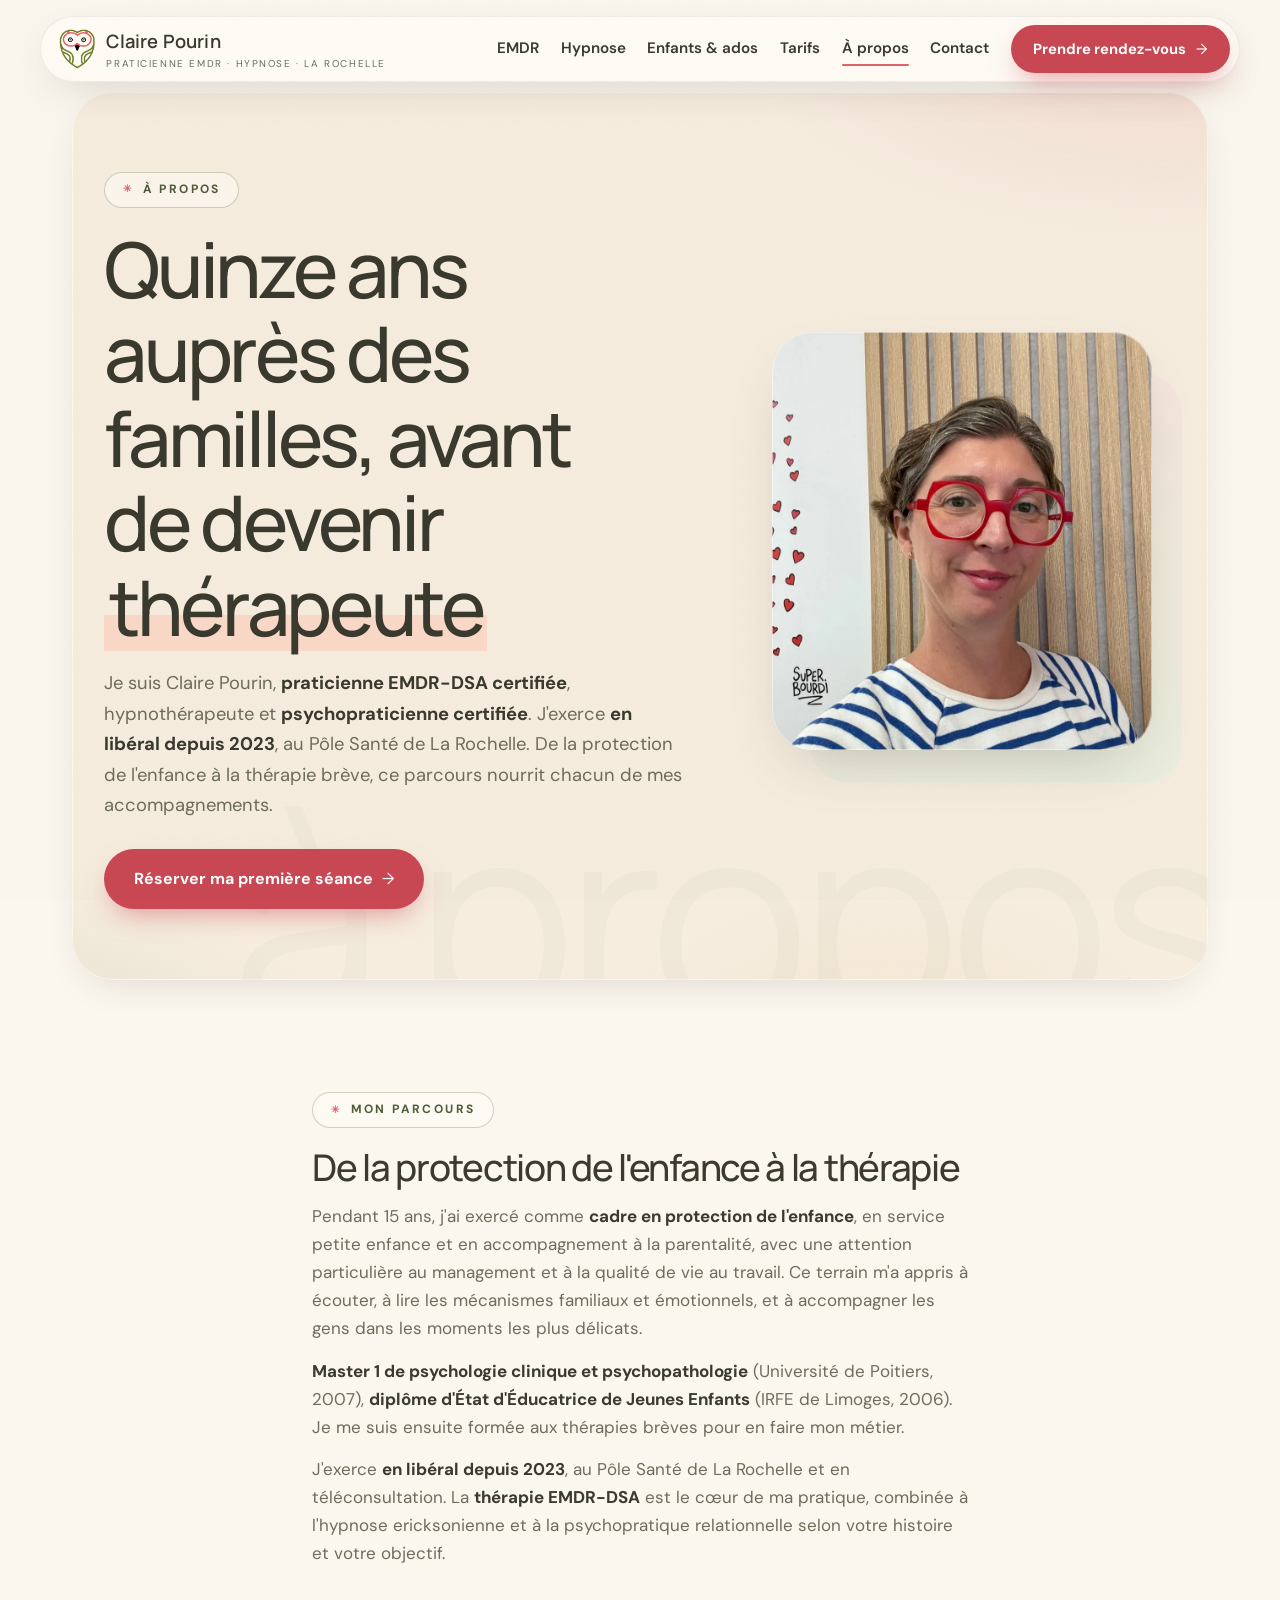
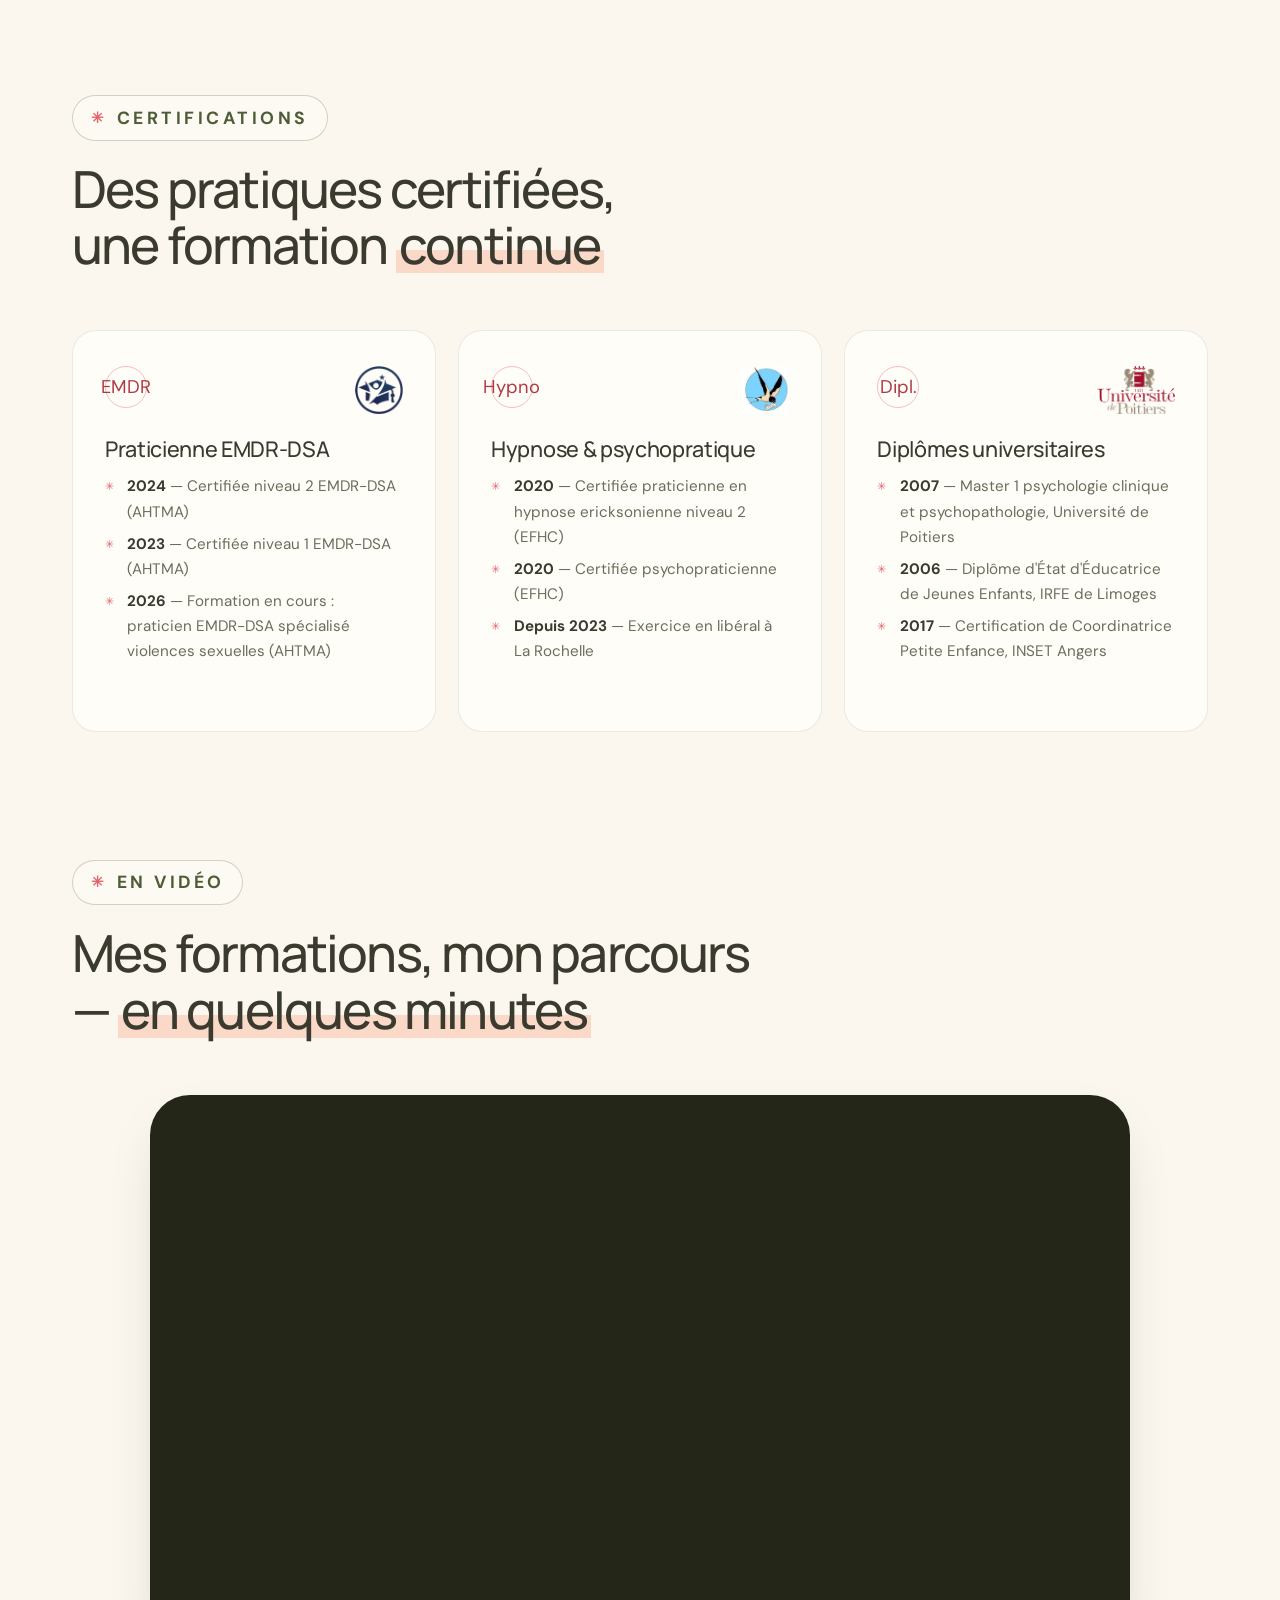
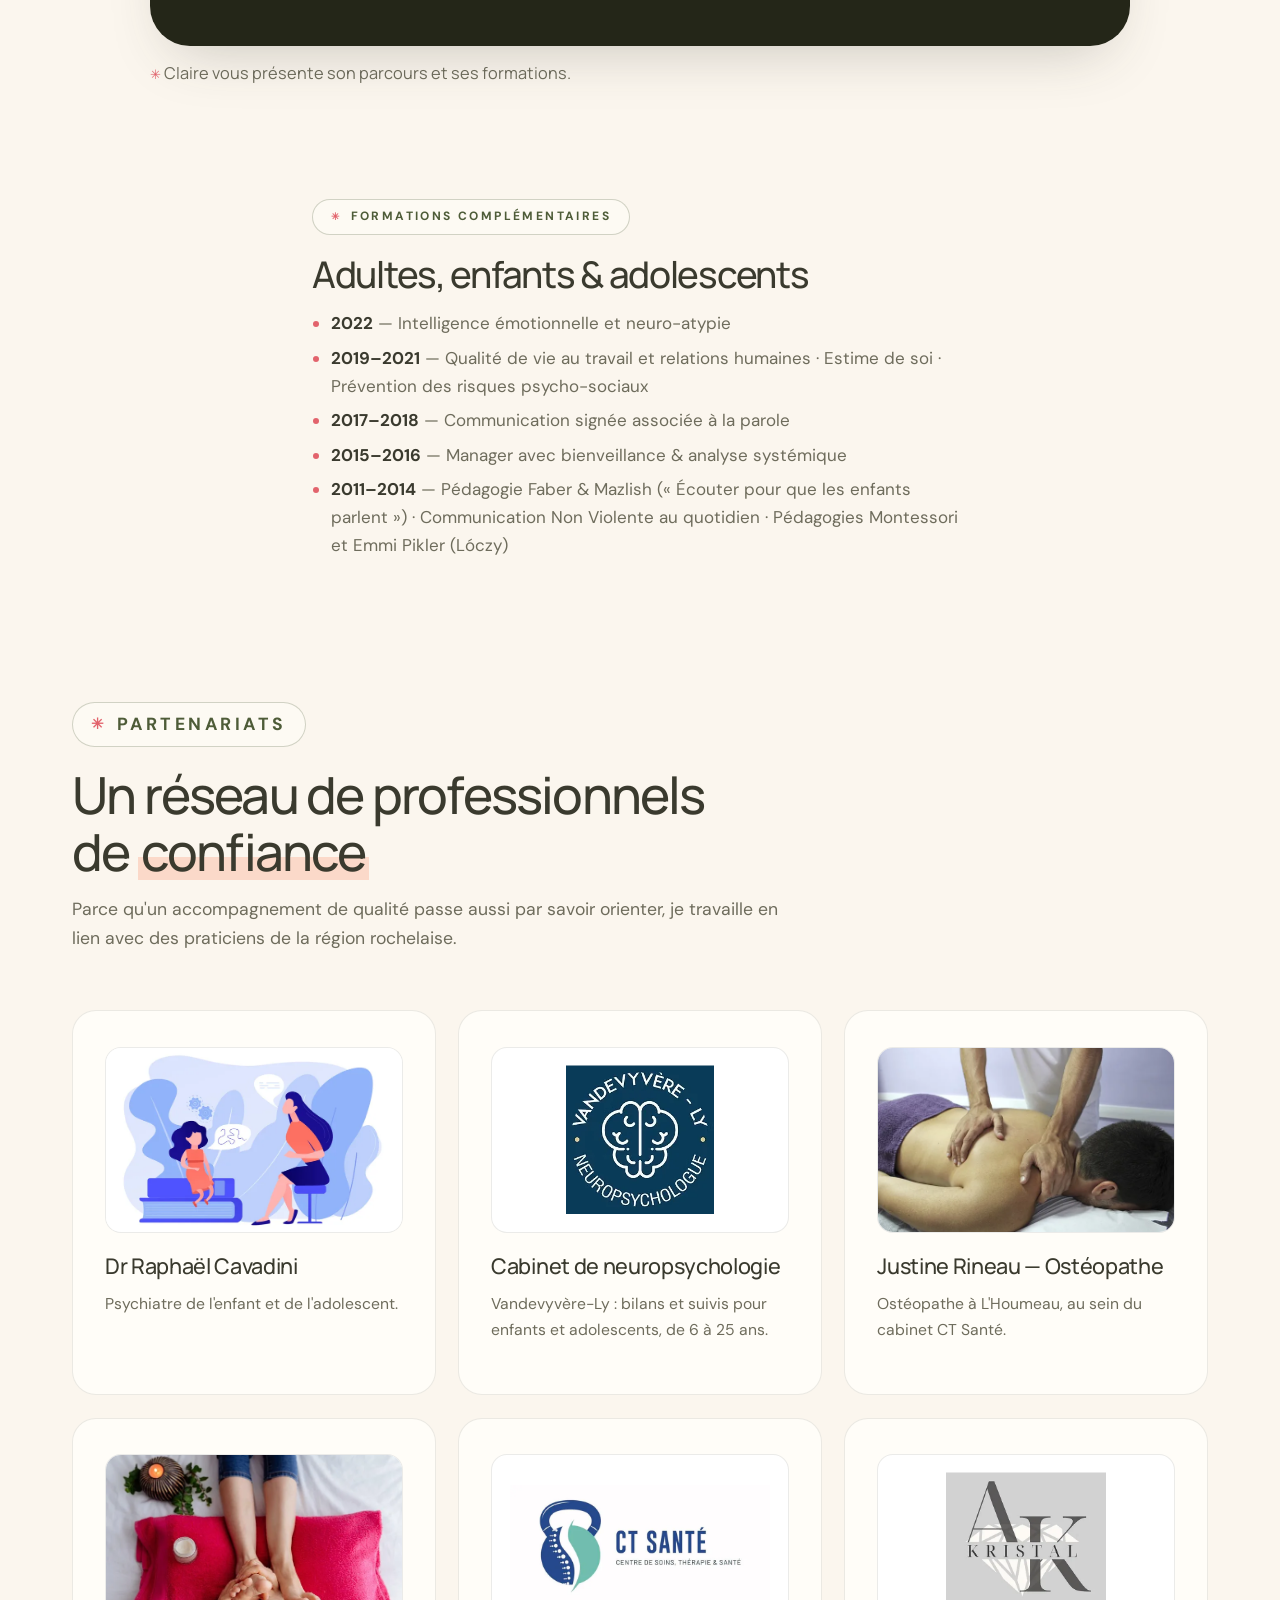
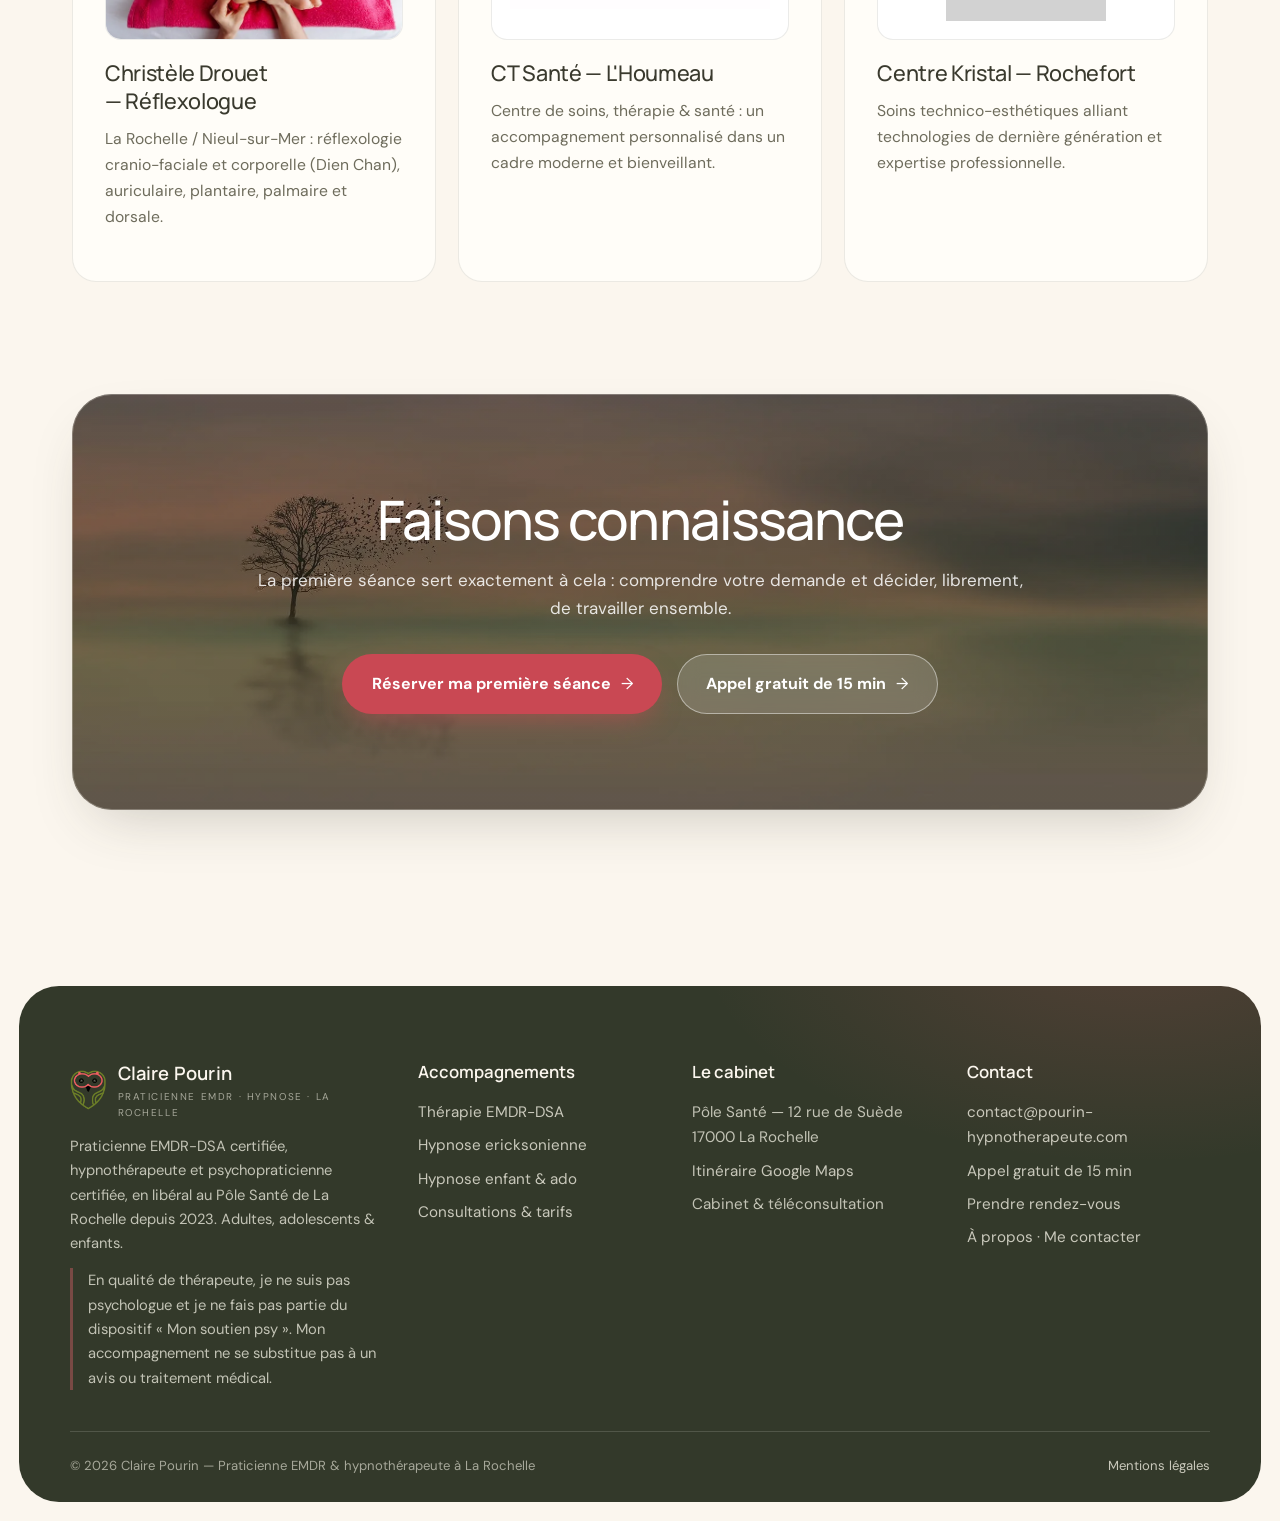
<file: a-propos.html>
<!DOCTYPE html>
<html lang="fr">
<head>
<meta charset="UTF-8">
<meta name="viewport" content="width=device-width, initial-scale=1.0">
<title>À propos — Claire Pourin, praticienne EMDR à La Rochelle</title>
<meta name="description" content="Le parcours de Claire Pourin : 15 ans cadre en protection de l'enfance, Master 1 de psychologie clinique, certifiée EMDR-DSA niveau 2 (AHTMA), hypnose ericksonienne niveau 2 et psychopraticienne (EFHC). Ses formations et ses partenaires santé à La Rochelle.">
<meta name="robots" content="index, follow, max-image-preview:large, max-snippet:-1">
<meta name="theme-color" content="#FBF6EE">
<link rel="canonical" href="https://pourin-hypnotherapeute.com/a-propos">
<meta property="og:type" content="profile">
<meta property="og:site_name" content="Claire Pourin — Praticienne EMDR & hypnothérapeute">
<meta property="og:locale" content="fr_FR">
<meta property="og:url" content="https://pourin-hypnotherapeute.com/a-propos">
<meta property="og:title" content="À propos — Claire Pourin, hypnothérapeute à La Rochelle">
<meta property="og:description" content="15 ans d'expérience de l'accompagnement, en libéral depuis 2023, certifications EMDR-DSA, hypnose ericksonienne et psychopratique : découvrez le parcours de Claire Pourin.">
<meta property="og:image" content="https://pourin-hypnotherapeute.com/input/og-image.jpg">
<meta name="twitter:card" content="summary_large_image">
<link rel="icon" href="/input/favicon.ico" sizes="any">
<link rel="icon" type="image/png" sizes="32x32" href="/input/favicon-32.png">
<link rel="icon" type="image/png" sizes="16x16" href="/input/favicon-16.png">
<link rel="apple-touch-icon" href="/input/apple-touch-icon.png">
<link rel="preconnect" href="https://fonts.googleapis.com">
<link rel="preconnect" href="https://fonts.gstatic.com" crossorigin>
<link href="https://fonts.googleapis.com/css2?family=DM+Sans:wght@400..700&family=Manrope:wght@400..800&display=swap" rel="stylesheet">
<link rel="stylesheet" href="/styles.css?v=9">
<script type="application/ld+json">
{"@context":"https://schema.org","@graph":[
{"@type":"ProfilePage","@id":"https://pourin-hypnotherapeute.com/a-propos#page","url":"https://pourin-hypnotherapeute.com/a-propos","name":"À propos — Claire Pourin","mainEntity":{"@id":"https://pourin-hypnotherapeute.com/#claire"}},
{"@type":"BreadcrumbList","itemListElement":[
{"@type":"ListItem","position":1,"name":"Accueil","item":"https://pourin-hypnotherapeute.com/"},
{"@type":"ListItem","position":2,"name":"À propos","item":"https://pourin-hypnotherapeute.com/a-propos"}]}
]}
</script>
<script type="application/ld+json">
{"@context":"https://schema.org","@graph":[
{"@type":"VideoObject","name":"Mes formations, mon parcours","description":"Claire Pourin présente son parcours professionnel et ses formations : protection de l'enfance, psychologie clinique, certifications EMDR-DSA et hypnose ericksonienne.","thumbnailUrl":"https://i.ytimg.com/vi/9jYx5nvqHao/maxresdefault.jpg","uploadDate":"2023-03-16","embedUrl":"https://www.youtube-nocookie.com/embed/9jYx5nvqHao","publisher":{"@id":"https://pourin-hypnotherapeute.com/#cabinet"}}
]}
</script>
</head>
<body>

<header class="site-header">
  <div class="wrap">
    <a class="brand" href="/">
      <img src="/input/logo.png" alt="Logo Claire Pourin — chouette" width="42" height="47">
      <span><b>Claire Pourin</b><span>Praticienne EMDR · Hypnose · La Rochelle</span></span>
    </a>
    <button class="nav-toggle" type="button" aria-label="Ouvrir le menu" aria-expanded="false" aria-controls="site-nav"><span></span><span></span><span></span></button>
    <nav class="site-nav" id="site-nav" aria-label="Navigation principale">
      <a href="/emdr-la-rochelle">EMDR</a>
      <a href="/hypnose-la-rochelle">Hypnose</a>
      <a href="/hypnose-enfant-adolescent">Enfants&nbsp;&amp;&nbsp;ados</a>
      <a href="/tarifs">Tarifs</a>
      <a href="/a-propos" aria-current="page">À&nbsp;propos</a>
      <a href="/contact">Contact</a>
      <a class="btn btn-primary" href="https://calendly.com/clairepourinhypnotherapeute/votrerendezvous" target="_blank" rel="noopener">Prendre rendez-vous</a>
    </nav>
  </div>
</header>

<main>

<section class="page-hero" data-ghost="à propos">
  <div class="wrap hero-grid">
    <div>
      <p class="eyebrow">À propos</p>
      <h1>Quinze ans auprès des familles, avant de devenir <em>thérapeute</em></h1>
      <p class="lead">Je suis Claire Pourin, <strong>praticienne EMDR-DSA certifiée</strong>, hypnothérapeute et <strong>psychopraticienne certifiée</strong>. J'exerce <strong>en libéral depuis 2023</strong>, au Pôle Santé de La Rochelle. De la protection de l'enfance à la thérapie brève, ce parcours nourrit chacun de mes accompagnements.</p>
      <div class="hero-ctas">
        <a class="btn btn-primary" href="https://calendly.com/clairepourinhypnotherapeute/votrerendezvous" target="_blank" rel="noopener">Réserver ma première séance</a>
      </div>
    </div>
    <figure class="hero-figure">
      <div class="frame">
        <img src="/input/claire.webp" alt="Portrait de Claire Pourin, praticienne EMDR-DSA et hypnothérapeute à La Rochelle" width="900" height="1100" fetchpriority="high">
      </div>
    </figure>
  </div>
</section>

<section>
  <div class="wrap prose">
    <p class="eyebrow">Mon parcours</p>
    <h2 style="margin-top:0">De la protection de l'enfance à la thérapie</h2>
    <p>Pendant 15 ans, j'ai exercé comme <strong>cadre en protection de l'enfance</strong>, en service petite enfance et en accompagnement à la parentalité, avec une attention particulière au management et à la qualité de vie au travail. Ce terrain m'a appris à écouter, à lire les mécanismes familiaux et émotionnels, et à accompagner les gens dans les moments les plus délicats.</p>
    <p><strong>Master 1 de psychologie clinique et psychopathologie</strong> (Université de Poitiers, 2007), <strong>diplôme d'État d'Éducatrice de Jeunes Enfants</strong> (IRFE de Limoges, 2006). Je me suis ensuite formée aux thérapies brèves pour en faire mon métier.</p>
    <p>J'exerce <strong>en libéral depuis 2023</strong>, au Pôle Santé de La Rochelle et en téléconsultation. La <strong>thérapie EMDR-DSA</strong> est le cœur de ma pratique, combinée à l'hypnose ericksonienne et à la psychopratique relationnelle selon votre histoire et votre objectif.</p>
  </div>
</section>

<section style="padding-top:0">
  <div class="wrap">
    <div class="section-head reveal">
      <p class="eyebrow">Certifications</p>
      <h2>Des pratiques certifiées, une formation <em>continue</em></h2>
    </div>
    <div class="cards-3">
      <article class="care-card reveal">
        <div class="card-head">
          <div class="num">EMDR</div>
          <img class="card-logo" src="/input/logo-ahtma.webp" alt="Logo de l'AHTMA" width="200" height="200" loading="lazy">
        </div>
        <h3>Praticienne EMDR-DSA</h3>
        <ul>
          <li><strong>2024</strong> — Certifiée niveau 2 EMDR-DSA (AHTMA)</li>
          <li><strong>2023</strong> — Certifiée niveau 1 EMDR-DSA (AHTMA)</li>
          <li><strong>2026</strong> — Formation en cours : praticien EMDR-DSA spécialisé violences sexuelles (AHTMA)</li>
        </ul>
      </article>
      <article class="care-card reveal">
        <div class="card-head">
          <div class="num">Hypno</div>
          <img class="card-logo" src="/input/logo-efhc.webp" alt="Logo de l'EFHC" width="225" height="225" loading="lazy">
        </div>
        <h3>Hypnose &amp; psychopratique</h3>
        <ul>
          <li><strong>2020</strong> — Certifiée praticienne en hypnose ericksonienne niveau 2 (EFHC)</li>
          <li><strong>2020</strong> — Certifiée psychopraticienne (EFHC)</li>
          <li><strong>Depuis 2023</strong> — Exercice en libéral à La Rochelle</li>
        </ul>
      </article>
      <article class="care-card reveal">
        <div class="card-head">
          <div class="num">Dipl.</div>
          <img class="card-logo" src="/input/logo-poitiers.webp" alt="Logo de l'Université de Poitiers" width="320" height="197" loading="lazy">
        </div>
        <h3>Diplômes universitaires</h3>
        <ul>
          <li><strong>2007</strong> — Master 1 psychologie clinique et psychopathologie, Université de Poitiers</li>
          <li><strong>2006</strong> — Diplôme d'État d'Éducatrice de Jeunes Enfants, IRFE de Limoges</li>
          <li><strong>2017</strong> — Certification de Coordinatrice Petite Enfance, INSET Angers</li>
        </ul>
      </article>
    </div>
  </div>
</section>

<section style="padding-top:0">
  <div class="wrap">
    <div class="section-head reveal">
      <p class="eyebrow">En vidéo</p>
      <h2>Mes formations, mon parcours — <em>en quelques minutes</em></h2>
    </div>
    <div class="video-wrap reveal">
      <div class="video-embed">
        <iframe data-src="https://www.youtube-nocookie.com/embed/9jYx5nvqHao" title="Mes formations, mon parcours" width="960" height="540" style="width:100%;border:0;border-radius:clamp(24px,3.5vw,40px);aspect-ratio:16/9" loading="lazy" allow="accelerometer; autoplay; clipboard-write; encrypted-media; gyroscope; picture-in-picture" allowfullscreen referrerpolicy="strict-origin-when-cross-origin"></iframe>
      </div>
      <p class="video-caption">Claire vous présente son parcours et ses formations.</p>
    </div>
  </div>
</section>

<section style="padding-top:0">
  <div class="wrap prose">
    <p class="eyebrow">Formations complémentaires</p>
    <h2 style="margin-top:0">Adultes, enfants &amp; adolescents</h2>
    <ul>
      <li><strong>2022</strong> — Intelligence émotionnelle et neuro-atypie</li>
      <li><strong>2019–2021</strong> — Qualité de vie au travail et relations humaines · Estime de soi · Prévention des risques psycho-sociaux</li>
      <li><strong>2017–2018</strong> — Communication signée associée à la parole</li>
      <li><strong>2015–2016</strong> — Manager avec bienveillance &amp; analyse systémique</li>
      <li><strong>2011–2014</strong> — Pédagogie Faber &amp; Mazlish («&nbsp;Écouter pour que les enfants parlent&nbsp;») · Communication Non Violente au quotidien · Pédagogies Montessori et Emmi Pikler (Lóczy)</li>
    </ul>
  </div>
</section>

<section id="partenariats" style="padding-top:0">
  <div class="wrap">
    <div class="section-head reveal">
      <p class="eyebrow">Partenariats</p>
      <h2>Un réseau de professionnels de <em>confiance</em></h2>
      <p>Parce qu'un accompagnement de qualité passe aussi par savoir orienter, je travaille en lien avec des praticiens de la région rochelaise.</p>
    </div>
    <div class="cards-3">
      <article class="care-card reveal">
        <img class="partner-img" src="/input/partenaire-cavadini.webp" alt="Illustration : une enfant en consultation avec une thérapeute" width="720" height="480" loading="lazy">
        <h3>Dr Raphaël Cavadini</h3>
        <p>Psychiatre de l'enfant et de l'adolescent.</p>
      </article>
      <article class="care-card reveal">
        <img class="partner-img is-logo" src="/input/partenaire-neuropsy.webp" alt="Logo du cabinet de neuropsychologie Vandevyvère-Ly" width="252" height="252" loading="lazy">
        <h3>Cabinet de neuropsychologie</h3>
        <p>Vandevyvère-Ly : bilans et suivis pour enfants et adolescents, de 6 à 25 ans.</p>
      </article>
      <article class="care-card reveal">
        <img class="partner-img" src="/input/partenaire-osteo.webp" alt="Séance d'ostéopathie" width="640" height="438" loading="lazy">
        <h3>Justine Rineau — Ostéopathe</h3>
        <p>Ostéopathe à L'Houmeau, au sein du cabinet CT Santé.</p>
      </article>
      <article class="care-card reveal">
        <img class="partner-img" src="/input/partenaire-reflexo.webp" alt="Séance de réflexologie plantaire" width="640" height="426" loading="lazy">
        <h3>Christèle Drouet — Réflexologue</h3>
        <p>La Rochelle / Nieul-sur-Mer : réflexologie cranio-faciale et corporelle (Dien Chan), auriculaire, plantaire, palmaire et dorsale.</p>
      </article>
      <article class="care-card reveal">
        <img class="partner-img is-logo" src="/input/partenaire-ctsante.webp" alt="Logo du centre CT Santé" width="720" height="344" loading="lazy">
        <h3>CT Santé — L'Houmeau</h3>
        <p>Centre de soins, thérapie &amp; santé : un accompagnement personnalisé dans un cadre moderne et bienveillant.</p>
      </article>
      <article class="care-card reveal">
        <img class="partner-img is-logo" src="/input/partenaire-kristal.webp" alt="Logo du centre Kristal" width="462" height="430" loading="lazy">
        <h3>Centre Kristal — Rochefort</h3>
        <p>Soins technico-esthétiques alliant technologies de dernière génération et expertise professionnelle.</p>
      </article>
    </div>
  </div>
</section>

<section style="padding-top:0">
  <div class="wrap">
    <div class="cta-final reveal">
      <h2>Faisons connaissance</h2>
      <p>La première séance sert exactement à cela : comprendre votre demande et décider, librement, de travailler ensemble.</p>
      <div class="hero-ctas">
        <a class="btn btn-primary" href="https://calendly.com/clairepourinhypnotherapeute/votrerendezvous" target="_blank" rel="noopener">Réserver ma première séance</a>
        <a class="btn btn-light" href="https://calendly.com/al-proux/60min" target="_blank" rel="noopener">Appel gratuit de 15&nbsp;min</a>
      </div>
    </div>
  </div>
</section>

</main>

<footer class="site-footer">
  <div class="wrap">
    <div class="footer-grid">
      <div class="about-col">
        <a class="brand" href="/">
          <img src="/input/logo.png" alt="" width="42" height="47" loading="lazy">
          <span><b>Claire Pourin</b><span>Praticienne EMDR · Hypnose · La Rochelle</span></span>
        </a>
        <p>Praticienne EMDR-DSA certifiée, hypnothérapeute et psychopraticienne certifiée, en libéral au Pôle Santé de La Rochelle depuis 2023. Adultes, adolescents &amp; enfants.</p>
        <p class="disclaimer">En qualité de thérapeute, je ne suis pas psychologue et je ne fais pas partie du dispositif «&nbsp;Mon soutien psy&nbsp;». Mon accompagnement ne se substitue pas à un avis ou traitement médical.</p>
      </div>
      <div>
        <p class="footer-heading">Accompagnements</p>
        <ul>
          <li><a href="/emdr-la-rochelle">Thérapie EMDR-DSA</a></li>
          <li><a href="/hypnose-la-rochelle">Hypnose ericksonienne</a></li>
          <li><a href="/hypnose-enfant-adolescent">Hypnose enfant &amp; ado</a></li>
          <li><a href="/tarifs">Consultations &amp; tarifs</a></li>
        </ul>
      </div>
      <div>
        <p class="footer-heading">Le cabinet</p>
        <ul>
          <li>Pôle Santé — 12 rue de Suède<br>17000 La Rochelle</li>
          <li><a href="https://www.google.com/maps/search/?api=1&query=12+rue+de+Su%C3%A8de+17000+La+Rochelle" target="_blank" rel="noopener">Itinéraire Google Maps</a></li>
          <li>Cabinet &amp; téléconsultation</li>
        </ul>
      </div>
      <div>
        <p class="footer-heading">Contact</p>
        <ul>
          <li><a href="mailto:contact@pourin-hypnotherapeute.com">contact@pourin-hypnotherapeute.com</a></li>
          <li><a href="https://calendly.com/al-proux/60min" target="_blank" rel="noopener">Appel gratuit de 15 min</a></li>
          <li><a href="https://calendly.com/clairepourinhypnotherapeute/votrerendezvous" target="_blank" rel="noopener">Prendre rendez-vous</a></li>
          <li><a href="/a-propos">À propos</a> · <a href="/contact">Me contacter</a></li>
        </ul>
      </div>
    </div>
    <div class="footer-legal">
      <span>© 2026 Claire Pourin — Praticienne EMDR &amp; hypnothérapeute à La Rochelle</span>
      <span><a href="/mentions-legales">Mentions légales</a></span>
    </div>
  </div>
</footer>

<div class="mobile-cta">
  <a class="btn btn-ghost" href="https://calendly.com/al-proux/60min" target="_blank" rel="noopener">Appel gratuit</a>
  <a class="btn btn-primary" href="https://calendly.com/clairepourinhypnotherapeute/votrerendezvous" target="_blank" rel="noopener">Prendre RDV</a>
</div>

<script src="/main.js" defer></script>
<script src="/calendly-popup.js" defer></script>
</body>
</html>
</file>
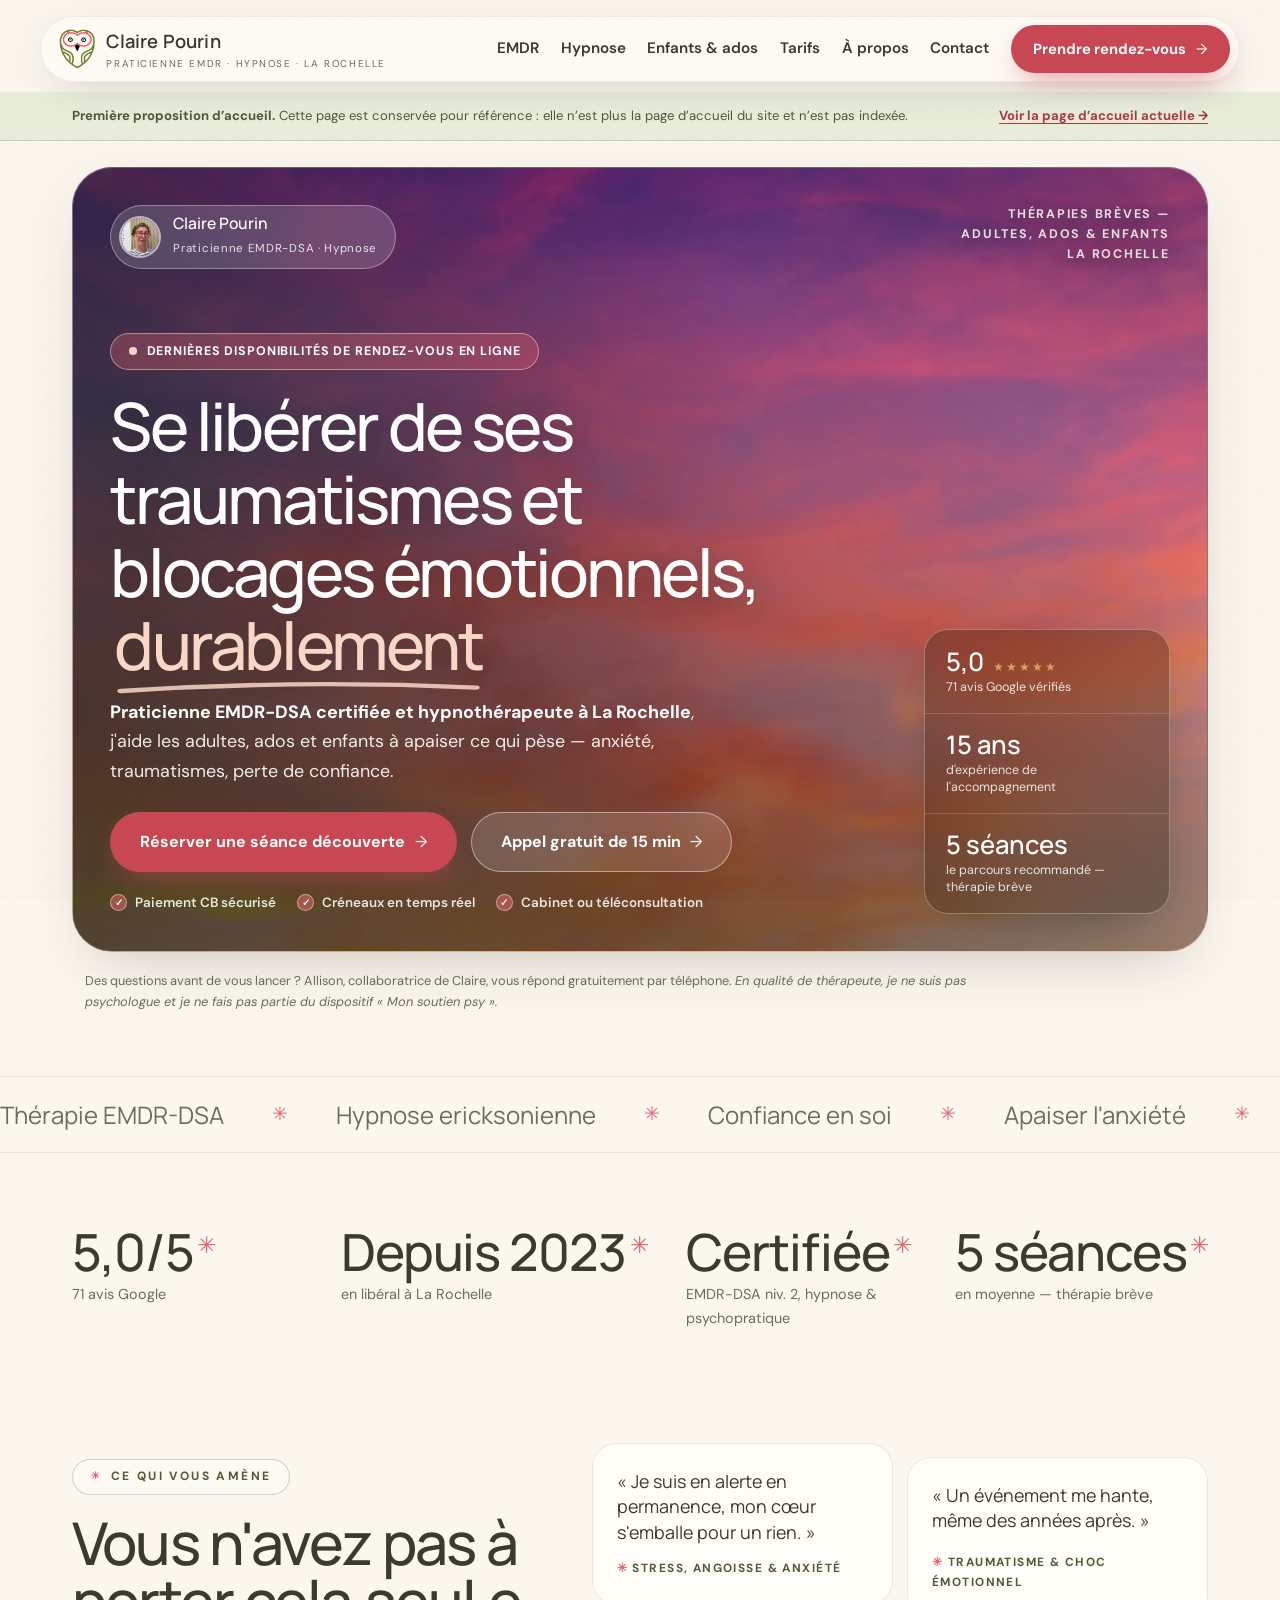
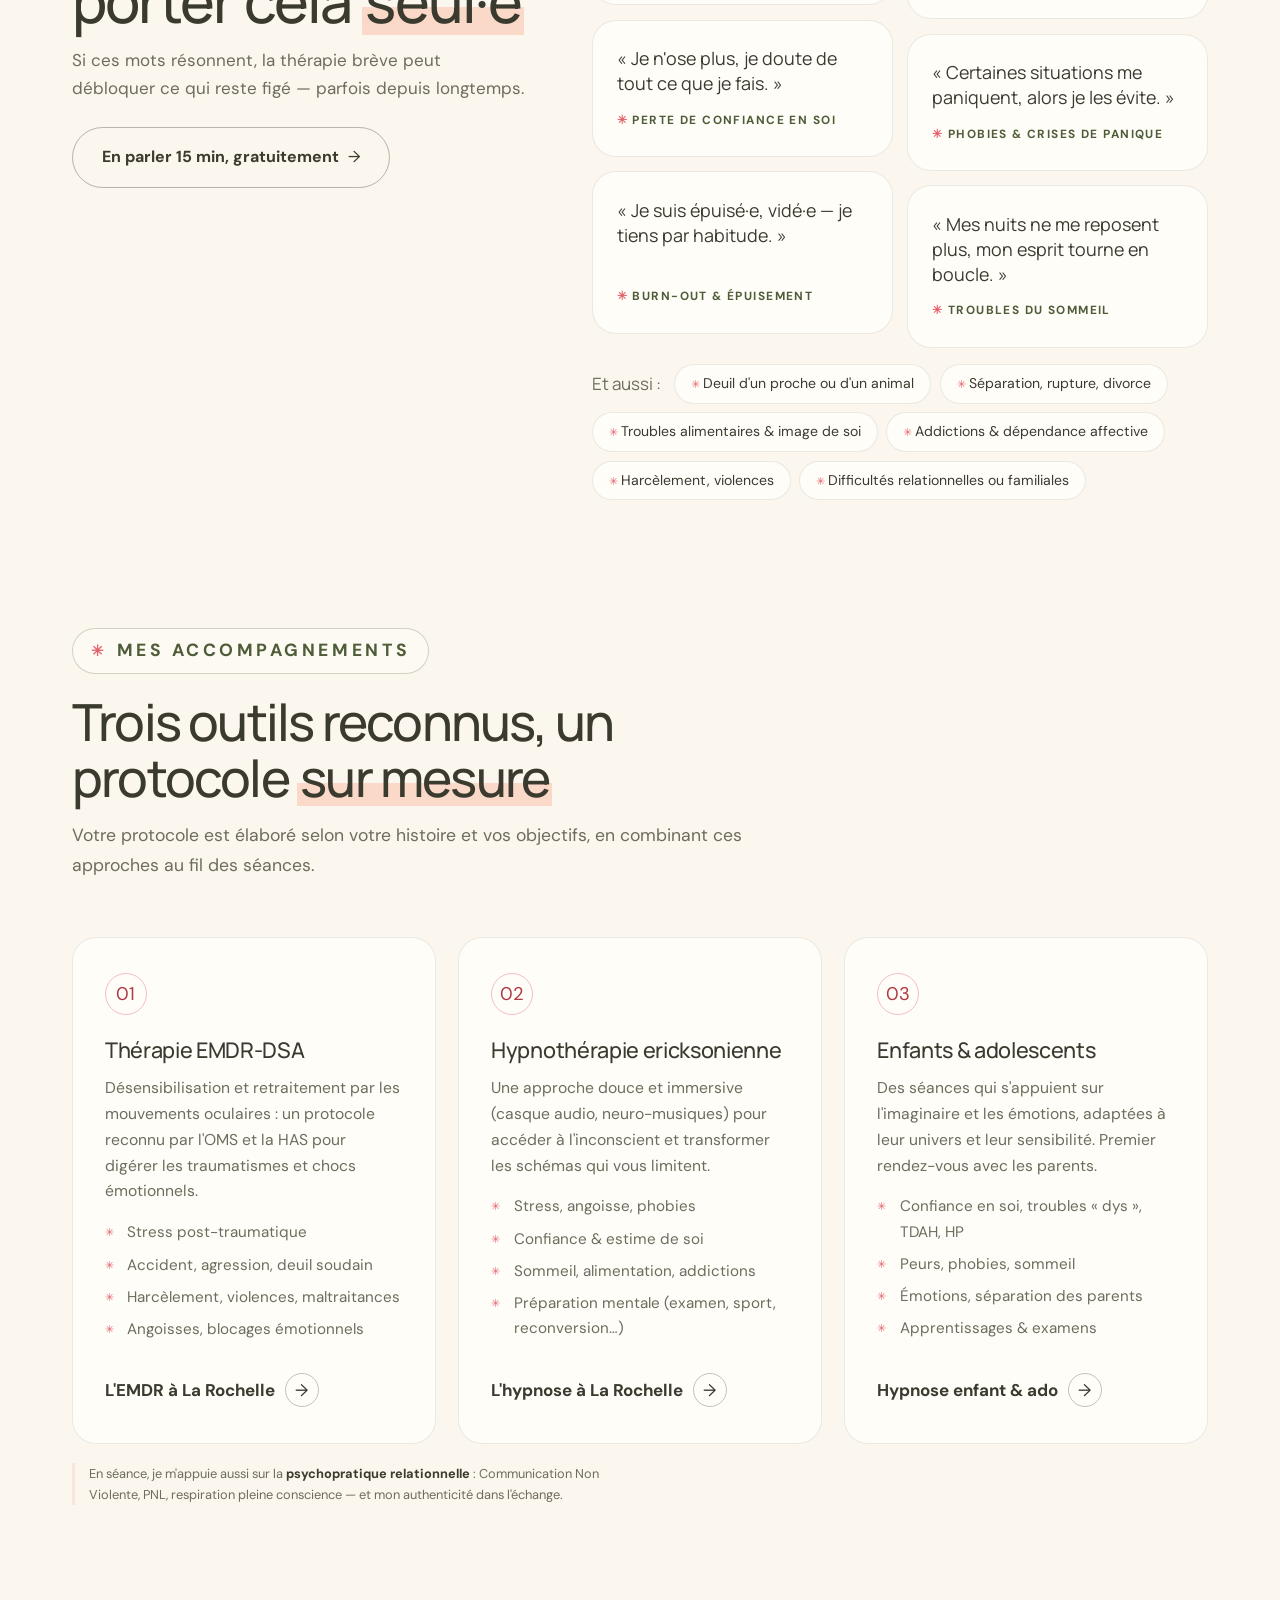
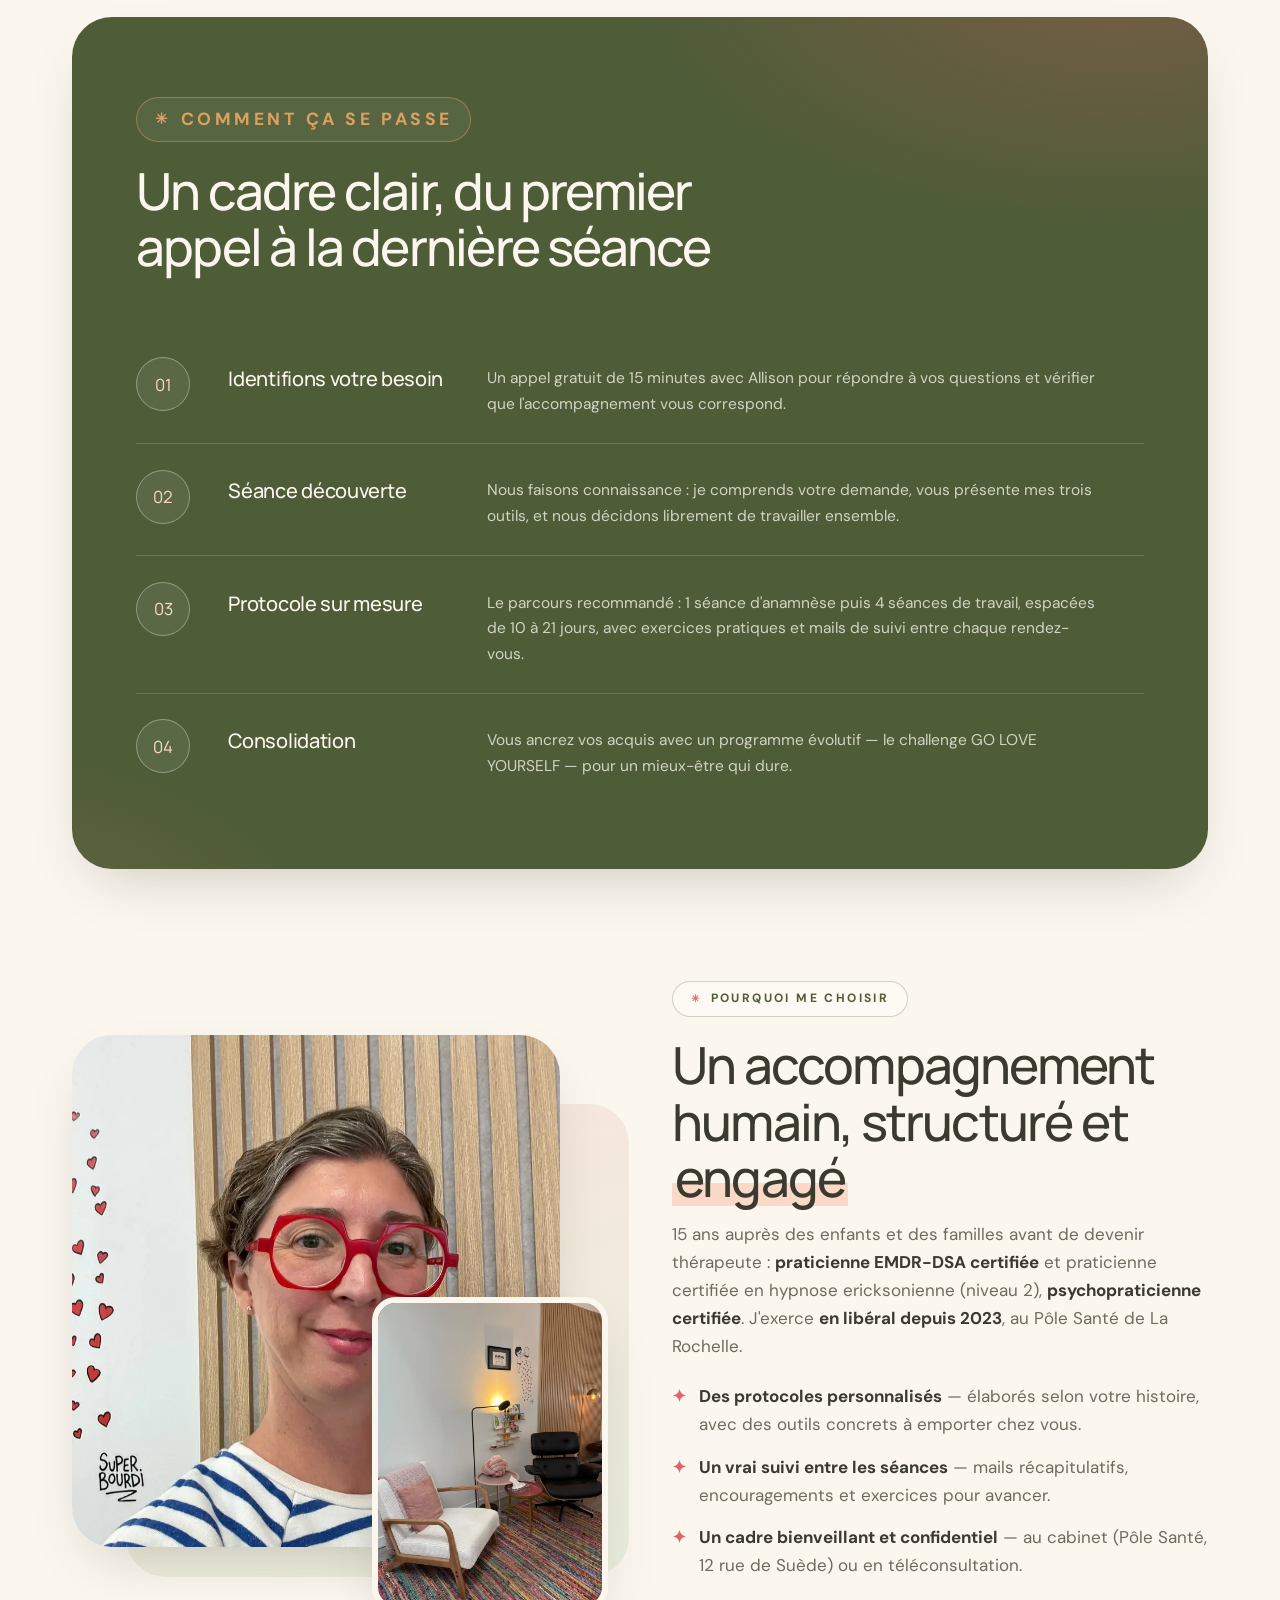
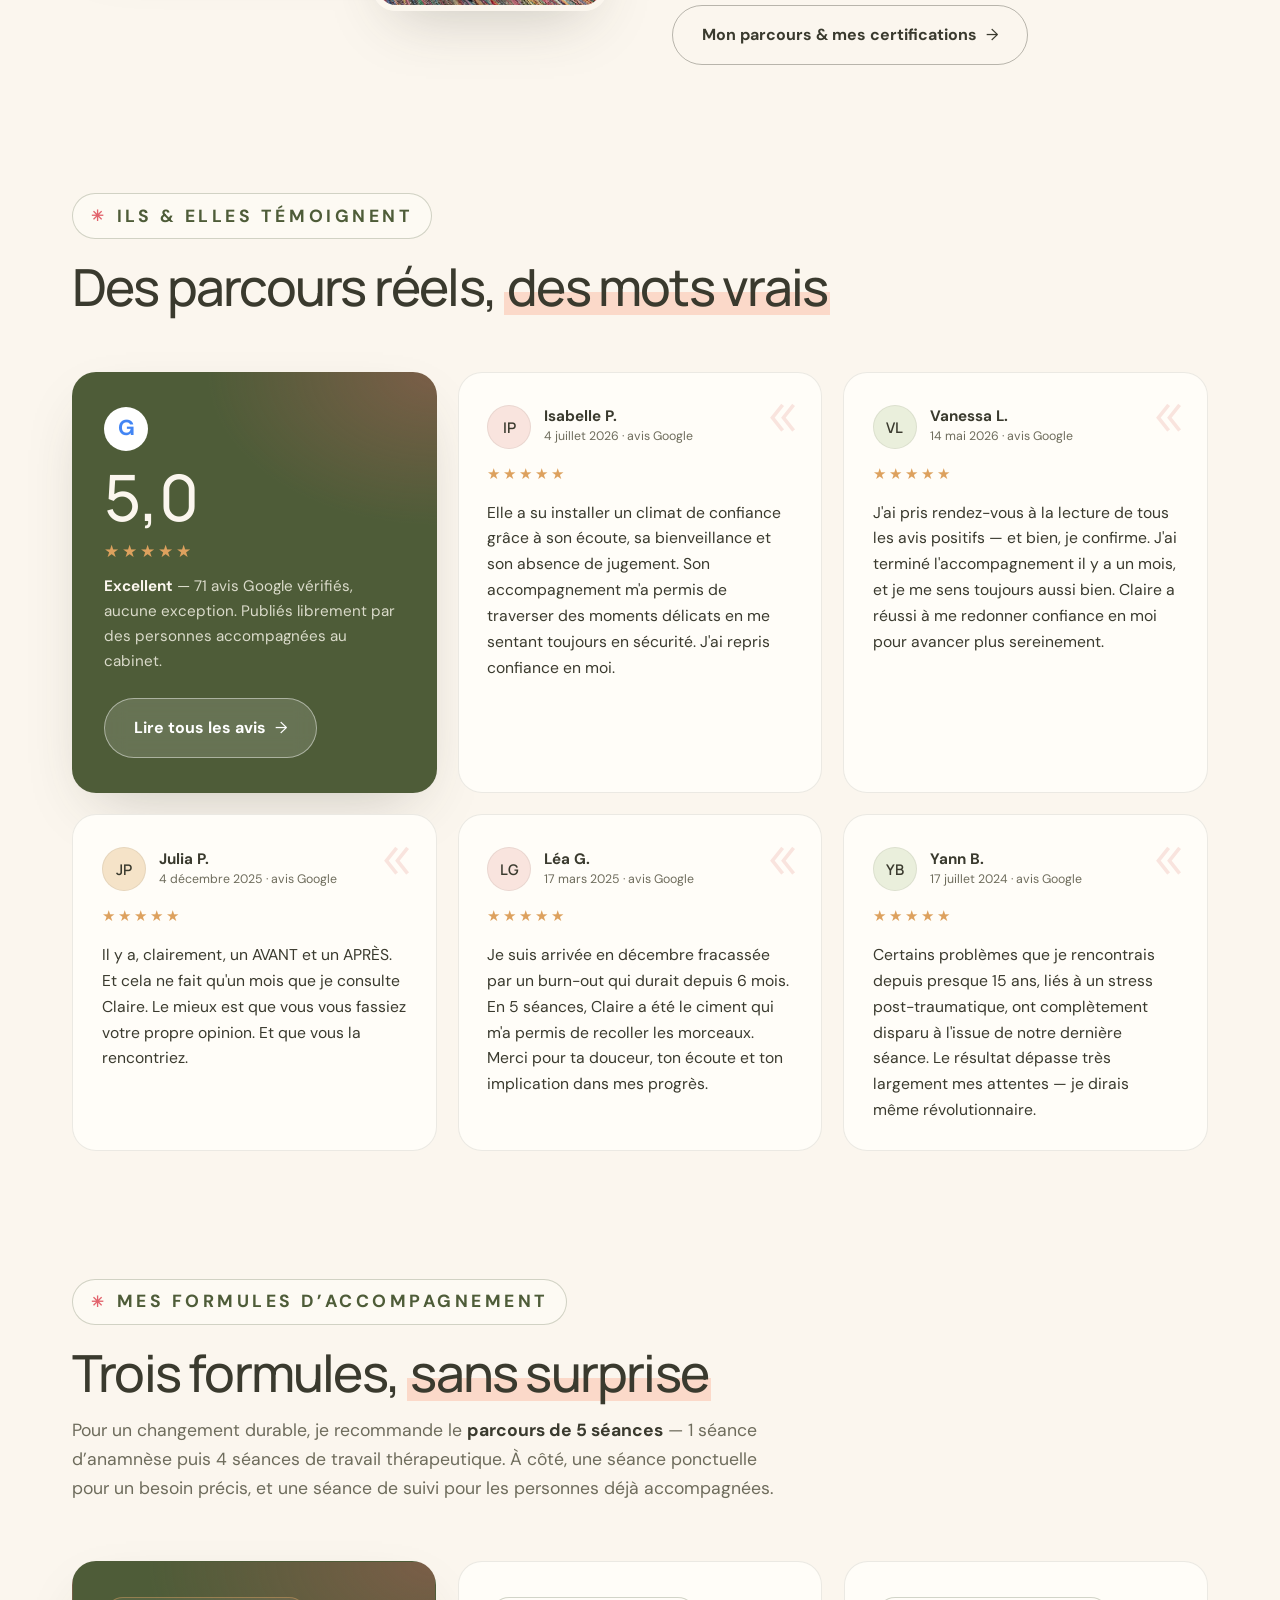
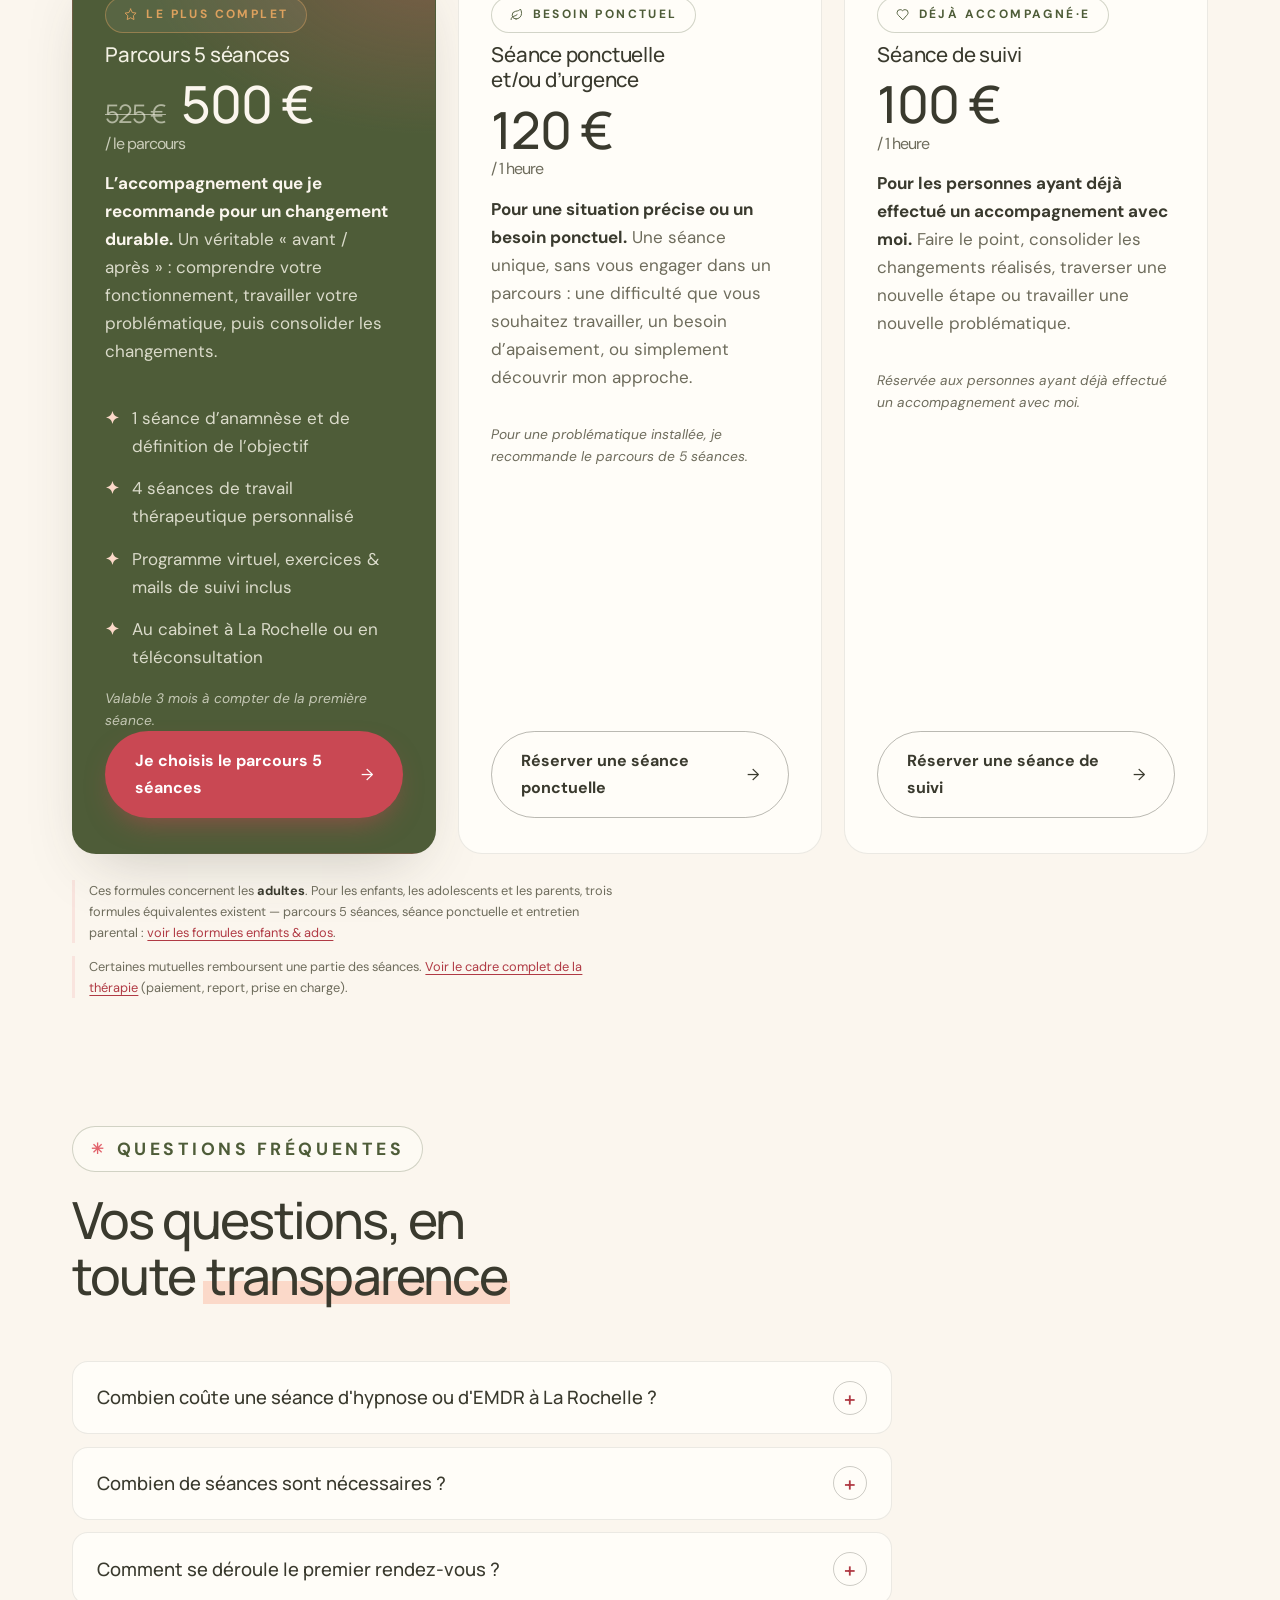
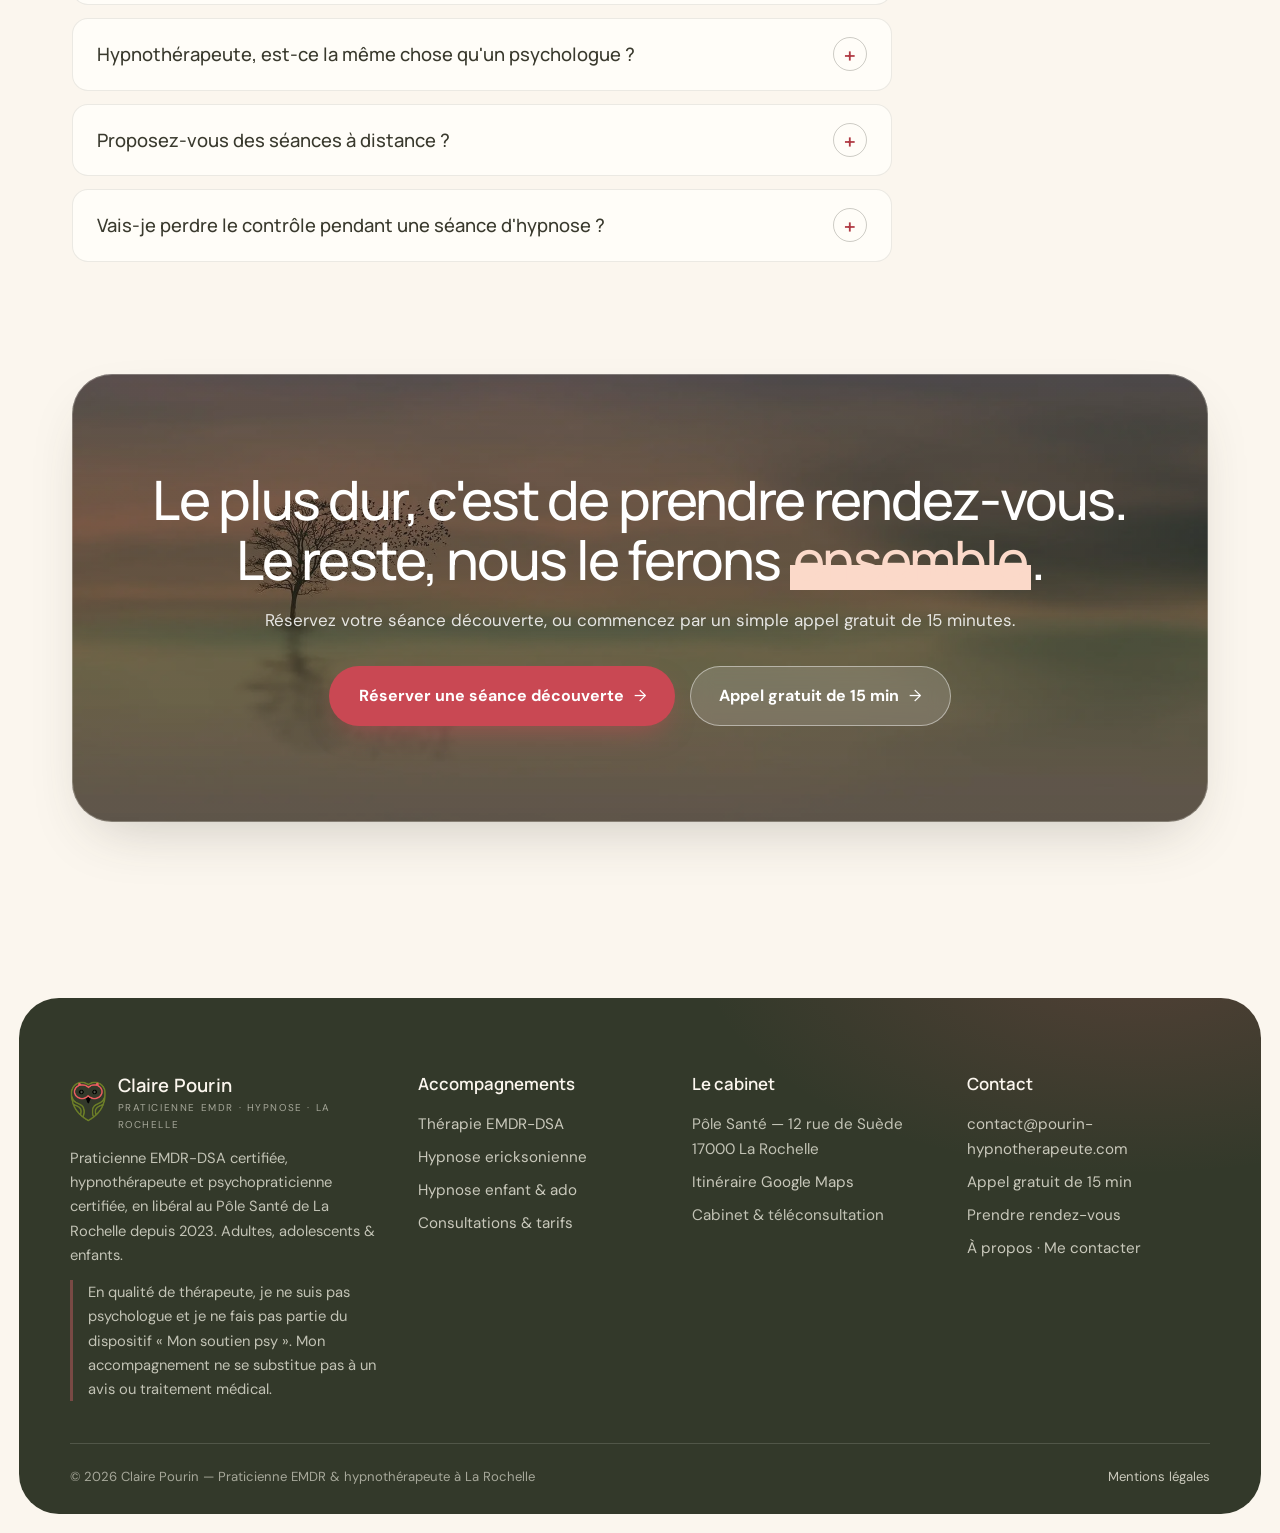
<file: accueil-v1.html>
<!DOCTYPE html>
<html lang="fr">
<head>
<meta charset="UTF-8">
<meta name="viewport" content="width=device-width, initial-scale=1.0">
<title>Première proposition d’accueil (archive) — Claire Pourin</title>
<meta name="description" content="Claire Pourin, praticienne EMDR-DSA certifiée et hypnothérapeute à La Rochelle (Pôle Santé, 12 rue de Suède). Thérapie brève pour adultes, ados et enfants : traumatismes, anxiété, confiance en soi. 71 avis Google — 5,0/5. Parcours de 5 séances à 500 €.">
<meta name="robots" content="noindex, follow">
<meta name="geo.region" content="FR-17">
<meta name="geo.placename" content="La Rochelle">
<meta name="theme-color" content="#FBF6EE">
<link rel="canonical" href="https://pourin-hypnotherapeute.com/accueil-v1">

<!-- Open Graph -->
<meta property="og:type" content="website">
<meta property="og:site_name" content="Claire Pourin — Praticienne EMDR & hypnothérapeute">
<meta property="og:locale" content="fr_FR">
<meta property="og:url" content="https://pourin-hypnotherapeute.com/accueil-v1">
<meta property="og:title" content="Praticienne EMDR & hypnothérapeute à La Rochelle — Claire Pourin">
<meta property="og:description" content="Thérapie brève à La Rochelle : EMDR-DSA, hypnose ericksonienne et psychopratique. Adultes, ados & enfants. 71 avis Google — 5,0/5.">
<meta property="og:image" content="https://pourin-hypnotherapeute.com/input/og-image.jpg">
<meta property="og:image:width" content="1200">
<meta property="og:image:height" content="630">
<meta name="twitter:card" content="summary_large_image">

<link rel="icon" href="/input/favicon.ico" sizes="any">
<link rel="icon" type="image/png" sizes="32x32" href="/input/favicon-32.png">
<link rel="icon" type="image/png" sizes="16x16" href="/input/favicon-16.png">
<link rel="apple-touch-icon" href="/input/apple-touch-icon.png">

<link rel="preconnect" href="https://fonts.googleapis.com">
<link rel="preconnect" href="https://fonts.gstatic.com" crossorigin>
<link href="https://fonts.googleapis.com/css2?family=DM+Sans:wght@400..700&family=Manrope:wght@400..800&display=swap" rel="stylesheet">
<link rel="stylesheet" href="/styles.css?v=9">
<link rel="preload" as="image" href="/input/sunset.webp" fetchpriority="high">

<!-- Données structurées : elles vivent sur la page d’accueil en ligne (/), pas sur cette archive. -->

  <!-- Meta Pixel Code -->
  <script>
  !function(f,b,e,v,n,t,s)
  {if(f.fbq)return;n=f.fbq=function(){n.callMethod?
  n.callMethod.apply(n,arguments):n.queue.push(arguments)};
  if(!f._fbq)f._fbq=n;n.push=n;n.loaded=!0;n.version='2.0';
  n.queue=[];t=b.createElement(e);t.async=!0;
  t.src=v;s=b.getElementsByTagName(e)[0];
  s.parentNode.insertBefore(t,s)}(window, document,'script',
  'https://connect.facebook.net/en_US/fbevents.js');
  fbq('init', '1199839374708698');
  fbq('track', 'PageView');
  </script>
  <noscript><img height="1" width="1" style="display:none"
  src="https://www.facebook.com/tr?id=1199839374708698&ev=PageView&noscript=1"
  /></noscript>
  <!-- End Meta Pixel Code -->
</head>
<body>

<header class="site-header">
  <div class="wrap">
    <a class="brand" href="/">
      <img src="/input/logo.png" alt="Logo Claire Pourin — chouette" width="42" height="47">
      <span><b>Claire Pourin</b><span>Praticienne EMDR · Hypnose · La Rochelle</span></span>
    </a>
    <button class="nav-toggle" type="button" aria-label="Ouvrir le menu" aria-expanded="false" aria-controls="site-nav"><span></span><span></span><span></span></button>
    <nav class="site-nav" id="site-nav" aria-label="Navigation principale">
      <a href="/emdr-la-rochelle">EMDR</a>
      <a href="/hypnose-la-rochelle">Hypnose</a>
      <a href="/hypnose-enfant-adolescent">Enfants&nbsp;&amp;&nbsp;ados</a>
      <a href="/tarifs">Tarifs</a>
      <a href="/a-propos">À&nbsp;propos</a>
      <a href="/contact">Contact</a>
      <a class="btn btn-primary" href="https://calendly.com/clairepourinhypnotherapeute/votrerendezvous" target="_blank" rel="noopener">Prendre rendez-vous</a>
    </nav>
  </div>
</header>

<main>

<div class="archive-banner">
  <div class="wrap">
    <p><strong>Première proposition d’accueil.</strong> Cette page est conservée pour référence : elle n’est plus la page d’accueil du site et n’est pas indexée.</p>
    <a href="/">Voir la page d’accueil actuelle <span aria-hidden="true">→</span></a>
  </div>
</div>

<!-- ═══ Héro immersif ═══ -->
<section class="hero">
  <div class="wrap">
    <div class="hero-panel">
      <img class="hero-bg" src="/input/sunset.webp" alt="" width="1920" height="1280" fetchpriority="high">
      <div class="hero-top">
        <a class="hero-id" href="/a-propos">
          <img src="/input/claire.webp" alt="Claire Pourin, hypnothérapeute et praticienne EMDR à La Rochelle" width="42" height="42">
          <span><b>Claire Pourin</b><small>Praticienne EMDR-DSA · Hypnose</small></span>
        </a>
        <p class="hero-tag">Thérapies brèves —<br>adultes, ados &amp; enfants<br>La Rochelle</p>
      </div>
      <div class="hero-bottom">
        <div class="hero-content">
          <p class="hero-urgency"><span class="dot" aria-hidden="true"></span>Dernières disponibilités de rendez-vous en ligne</p>
          <h1>Se libérer de ses traumatismes et blocages émotionnels, <em>durablement</em></h1>
          <p class="lead"><strong>Praticienne EMDR-DSA certifiée et hypnothérapeute à La Rochelle</strong>, j'aide les adultes, ados et enfants à apaiser ce qui pèse — anxiété, traumatismes, perte de confiance.</p>
          <div class="hero-ctas">
            <a class="btn btn-primary" href="https://calendly.com/clairepourinhypnotherapeute/votrerendezvous" target="_blank" rel="noopener">Réserver une séance découverte</a>
            <a class="btn btn-glass" href="https://calendly.com/al-proux/60min" target="_blank" rel="noopener">Appel gratuit de 15&nbsp;min</a>
          </div>
          <ul class="hero-trust" role="list">
            <li>Paiement CB sécurisé</li>
            <li>Créneaux en temps réel</li>
            <li>Cabinet ou téléconsultation</li>
          </ul>
        </div>
        <div class="hero-stats">
          <a class="stat-glass" href="https://www.google.com/maps/search/?api=1&query=Claire+Pourin+Hypnoth%C3%A9rapeute+La+Rochelle" target="_blank" rel="noopener">
            <b>5,0 <span class="stars" aria-hidden="true">★★★★★</span></b>
            <small>71 avis Google vérifiés</small>
          </a>
          <div class="stat-glass"><b>15 ans</b><small>d'expérience de l'accompagnement</small></div>
          <div class="stat-glass"><b>5 séances</b><small>le parcours recommandé — thérapie brève</small></div>
        </div>
      </div>
    </div>
    <p class="hero-note">Des questions avant de vous lancer&nbsp;? Allison, collaboratrice de Claire, vous répond gratuitement par téléphone. <em>En qualité de thérapeute, je ne suis pas psychologue et je ne fais pas partie du dispositif «&nbsp;Mon soutien psy&nbsp;».</em></p>
  </div>
</section>

<!-- ═══ Marquee ═══ -->
<div class="marquee" aria-hidden="true">
  <div class="marquee-track">
    <span>Thérapie EMDR-DSA</span><span>Hypnose ericksonienne</span><span>Confiance en soi</span><span>Apaiser l'anxiété</span><span>Enfants &amp; adolescents</span><span>Traumatismes</span><span>Thérapie brève</span>
    <span>Thérapie EMDR-DSA</span><span>Hypnose ericksonienne</span><span>Confiance en soi</span><span>Apaiser l'anxiété</span><span>Enfants &amp; adolescents</span><span>Traumatismes</span><span>Thérapie brève</span>
  </div>
</div>

<!-- ═══ Chiffres clés ═══ -->
<section class="trustbar" aria-label="Chiffres clés">
  <div class="wrap">
    <div class="item reveal"><b>5,0/5</b><span>71 avis Google</span></div>
    <div class="item reveal"><b>Depuis 2023</b><span>en libéral à La Rochelle</span></div>
    <div class="item reveal"><b>Certifiée</b><span>EMDR-DSA niv. 2, hypnose &amp; psychopratique</span></div>
    <div class="item reveal"><b>5 séances</b><span>en moyenne — thérapie brève</span></div>
  </div>
</section>

<!-- ═══ Ce qui vous amène ═══ -->
<section>
  <div class="wrap pains-layout">
    <div class="pains-intro reveal">
      <p class="eyebrow">Ce qui vous amène</p>
      <h2 class="giant">Vous n'avez pas à porter cela <em>seul·e</em></h2>
      <p>Si ces mots résonnent, la thérapie brève peut débloquer ce qui reste figé — parfois depuis longtemps.</p>
      <a class="btn btn-ghost" href="https://calendly.com/al-proux/60min" target="_blank" rel="noopener">En parler 15&nbsp;min, gratuitement</a>
    </div>
    <div class="pains">
      <div class="pain-card reveal">
        <p class="pain-quote">«&nbsp;Je suis en alerte en permanence, mon cœur s'emballe pour un rien.&nbsp;»</p>
        <span class="pain-label">Stress, angoisse &amp; anxiété</span>
      </div>
      <div class="pain-card reveal">
        <p class="pain-quote">«&nbsp;Un événement me hante, même des années après.&nbsp;»</p>
        <span class="pain-label">Traumatisme &amp; choc émotionnel</span>
      </div>
      <div class="pain-card reveal">
        <p class="pain-quote">«&nbsp;Je n'ose plus, je doute de tout ce que je fais.&nbsp;»</p>
        <span class="pain-label">Perte de confiance en soi</span>
      </div>
      <div class="pain-card reveal">
        <p class="pain-quote">«&nbsp;Certaines situations me paniquent, alors je les évite.&nbsp;»</p>
        <span class="pain-label">Phobies &amp; crises de panique</span>
      </div>
      <div class="pain-card reveal">
        <p class="pain-quote">«&nbsp;Je suis épuisé·e, vidé·e — je tiens par habitude.&nbsp;»</p>
        <span class="pain-label">Burn-out &amp; épuisement</span>
      </div>
      <div class="pain-card reveal">
        <p class="pain-quote">«&nbsp;Mes nuits ne me reposent plus, mon esprit tourne en boucle.&nbsp;»</p>
        <span class="pain-label">Troubles du sommeil</span>
      </div>
      <div class="pains-more reveal">
        <span>Et aussi&nbsp;:</span>
        <span class="chip">Deuil d'un proche ou d'un animal</span>
        <span class="chip">Séparation, rupture, divorce</span>
        <span class="chip">Troubles alimentaires &amp; image de soi</span>
        <span class="chip">Addictions &amp; dépendance affective</span>
        <span class="chip">Harcèlement, violences</span>
        <span class="chip">Difficultés relationnelles ou familiales</span>
      </div>
    </div>
  </div>
</section>

<!-- ═══ Les 3 accompagnements ═══ -->
<section id="accompagnements" style="padding-top:0">
  <div class="wrap">
    <div class="section-head reveal">
      <p class="eyebrow">Mes accompagnements</p>
      <h2>Trois outils reconnus, un protocole <em>sur mesure</em></h2>
      <p>Votre protocole est élaboré selon votre histoire et vos objectifs, en combinant ces approches au fil des séances.</p>
    </div>
    <div class="cards-3">
      <article class="care-card reveal">
        <div class="num">01</div>
        <h3>Thérapie EMDR-DSA</h3>
        <p>Désensibilisation et retraitement par les mouvements oculaires : un protocole reconnu par l'OMS et la HAS pour digérer les traumatismes et chocs émotionnels.</p>
        <ul>
          <li>Stress post-traumatique</li>
          <li>Accident, agression, deuil soudain</li>
          <li>Harcèlement, violences, maltraitances</li>
          <li>Angoisses, blocages émotionnels</li>
        </ul>
        <a class="link" href="/emdr-la-rochelle">L'EMDR à La Rochelle</a>
      </article>
      <article class="care-card reveal">
        <div class="num">02</div>
        <h3>Hypnothérapie ericksonienne</h3>
        <p>Une approche douce et immersive (casque audio, neuro-musiques) pour accéder à l'inconscient et transformer les schémas qui vous limitent.</p>
        <ul>
          <li>Stress, angoisse, phobies</li>
          <li>Confiance &amp; estime de soi</li>
          <li>Sommeil, alimentation, addictions</li>
          <li>Préparation mentale (examen, sport, reconversion…)</li>
        </ul>
        <a class="link" href="/hypnose-la-rochelle">L'hypnose à La Rochelle</a>
      </article>
      <article class="care-card reveal">
        <div class="num">03</div>
        <h3>Enfants &amp; adolescents</h3>
        <p>Des séances qui s'appuient sur l'imaginaire et les émotions, adaptées à leur univers et leur sensibilité. Premier rendez-vous avec les parents.</p>
        <ul>
          <li>Confiance en soi, troubles «&nbsp;dys&nbsp;», TDAH, HP</li>
          <li>Peurs, phobies, sommeil</li>
          <li>Émotions, séparation des parents</li>
          <li>Apprentissages &amp; examens</li>
        </ul>
        <a class="link" href="/hypnose-enfant-adolescent">Hypnose enfant &amp; ado</a>
      </article>
    </div>
    <p class="disclaimer reveal">En séance, je m'appuie aussi sur la <strong>psychopratique relationnelle</strong> : Communication Non Violente, PNL, respiration pleine conscience — et mon authenticité dans l'échange.</p>
  </div>
</section>

<!-- ═══ Comment ça se passe ═══ -->
<section style="padding-top:0">
  <div class="wrap">
    <div class="band" style="padding:clamp(2.4rem,5vw,4rem)">
      <div class="section-head reveal">
        <p class="eyebrow">Comment ça se passe</p>
        <h2>Un cadre clair, du premier appel à la dernière séance</h2>
      </div>
      <div class="steps-flow">
        <div class="step-row reveal">
          <div class="n">01</div>
          <h3>Identifions votre besoin</h3>
          <p>Un appel gratuit de 15 minutes avec Allison pour répondre à vos questions et vérifier que l'accompagnement vous correspond.</p>
        </div>
        <div class="step-row reveal">
          <div class="n">02</div>
          <h3>Séance découverte</h3>
          <p>Nous faisons connaissance : je comprends votre demande, vous présente mes trois outils, et nous décidons librement de travailler ensemble.</p>
        </div>
        <div class="step-row reveal">
          <div class="n">03</div>
          <h3>Protocole sur mesure</h3>
          <p>Le parcours recommandé&nbsp;: 1 séance d'anamnèse puis 4 séances de travail, espacées de 10 à 21 jours, avec exercices pratiques et mails de suivi entre chaque rendez-vous.</p>
        </div>
        <div class="step-row reveal">
          <div class="n">04</div>
          <h3>Consolidation</h3>
          <p>Vous ancrez vos acquis avec un programme évolutif — le challenge GO LOVE YOURSELF — pour un mieux-être qui dure.</p>
        </div>
      </div>
    </div>
  </div>
</section>

<!-- ═══ À propos / cabinet ═══ -->
<section style="padding-top:0">
  <div class="wrap split">
    <div class="photo-duo reveal">
      <img class="photo-main" src="/input/claire.webp" alt="Claire Pourin, hypnothérapeute et praticienne EMDR-DSA à La Rochelle" width="900" height="1100" loading="lazy">
      <img class="photo-inset" src="/input/cabinet.webp" alt="Le cabinet de Claire Pourin au Pôle Santé de La Rochelle" width="800" height="1066" loading="lazy">
    </div>
    <div class="reveal">
      <p class="eyebrow">Pourquoi me choisir</p>
      <h2>Un accompagnement humain, structuré et <em>engagé</em></h2>
      <p style="margin-top:.9rem">15 ans auprès des enfants et des familles avant de devenir thérapeute&nbsp;: <strong>praticienne EMDR-DSA certifiée</strong> et praticienne certifiée en hypnose ericksonienne (niveau 2), <strong>psychopraticienne certifiée</strong>. J'exerce <strong>en libéral depuis 2023</strong>, au Pôle Santé de La Rochelle.</p>
      <ul class="infolist">
        <li><span class="ico">✦</span><span><b>Des protocoles personnalisés</b> — élaborés selon votre histoire, avec des outils concrets à emporter chez vous.</span></li>
        <li><span class="ico">✦</span><span><b>Un vrai suivi entre les séances</b> — mails récapitulatifs, encouragements et exercices pour avancer.</span></li>
        <li><span class="ico">✦</span><span><b>Un cadre bienveillant et confidentiel</b> — au cabinet (Pôle Santé, 12 rue de Suède) ou en téléconsultation.</span></li>
      </ul>
      <div class="hero-ctas" style="margin-top:1.6rem">
        <a class="btn btn-ghost" href="/a-propos">Mon parcours &amp; mes certifications</a>
      </div>
    </div>
  </div>
</section>

<!-- ═══ Témoignages ═══ -->
<section style="padding-top:0">
  <div class="wrap">
    <div class="section-head reveal">
      <p class="eyebrow">Ils &amp; elles témoignent</p>
      <h2>Des parcours réels, <em>des mots vrais</em></h2>
    </div>
    <div class="reviews-grid">
      <aside class="review-summary reveal">
        <span class="g-badge" aria-hidden="true">G</span>
        <b>5,0</b>
        <div class="stars" aria-hidden="true">★★★★★</div>
        <p><strong>Excellent</strong> — 71 avis Google vérifiés, aucune exception. Publiés librement par des personnes accompagnées au cabinet.</p>
        <a class="btn btn-glass" href="https://www.google.com/maps/search/?api=1&query=Claire+Pourin+Hypnoth%C3%A9rapeute+La+Rochelle" target="_blank" rel="noopener">Lire tous les avis</a>
      </aside>
      <article class="review reveal">
        <header class="review-head">
          <span class="avatar" aria-hidden="true">IP</span>
          <div><b>Isabelle P.</b><small>4 juillet 2026 · avis Google</small></div>
        </header>
        <div class="stars" aria-hidden="true">★★★★★</div>
        <blockquote>Elle a su installer un climat de confiance grâce à son écoute, sa bienveillance et son absence de jugement. Son accompagnement m'a permis de traverser des moments délicats en me sentant toujours en sécurité. J'ai repris confiance en moi.</blockquote>
      </article>
      <article class="review reveal">
        <header class="review-head">
          <span class="avatar" aria-hidden="true">VL</span>
          <div><b>Vanessa L.</b><small>14 mai 2026 · avis Google</small></div>
        </header>
        <div class="stars" aria-hidden="true">★★★★★</div>
        <blockquote>J'ai pris rendez-vous à la lecture de tous les avis positifs — et bien, je confirme. J'ai terminé l'accompagnement il y a un mois, et je me sens toujours aussi bien. Claire a réussi à me redonner confiance en moi pour avancer plus sereinement.</blockquote>
      </article>
      <article class="review reveal">
        <header class="review-head">
          <span class="avatar" aria-hidden="true">JP</span>
          <div><b>Julia P.</b><small>4 décembre 2025 · avis Google</small></div>
        </header>
        <div class="stars" aria-hidden="true">★★★★★</div>
        <blockquote>Il y a, clairement, un AVANT et un APRÈS. Et cela ne fait qu'un mois que je consulte Claire. Le mieux est que vous vous fassiez votre propre opinion. Et que vous la rencontriez.</blockquote>
      </article>
      <article class="review reveal">
        <header class="review-head">
          <span class="avatar" aria-hidden="true">LG</span>
          <div><b>Léa G.</b><small>17 mars 2025 · avis Google</small></div>
        </header>
        <div class="stars" aria-hidden="true">★★★★★</div>
        <blockquote>Je suis arrivée en décembre fracassée par un burn-out qui durait depuis 6 mois. En 5 séances, Claire a été le ciment qui m'a permis de recoller les morceaux. Merci pour ta douceur, ton écoute et ton implication dans mes progrès.</blockquote>
      </article>
      <article class="review reveal">
        <header class="review-head">
          <span class="avatar" aria-hidden="true">YB</span>
          <div><b>Yann B.</b><small>17 juillet 2024 · avis Google</small></div>
        </header>
        <div class="stars" aria-hidden="true">★★★★★</div>
        <blockquote>Certains problèmes que je rencontrais depuis presque 15 ans, liés à un stress post-traumatique, ont complètement disparu à l'issue de notre dernière séance. Le résultat dépasse très largement mes attentes — je dirais même révolutionnaire.</blockquote>
      </article>
    </div>
  </div>
</section>

<!-- ═══ Tarif ═══ -->
<section style="padding-top:0">
  <div class="wrap">
    <div class="section-head reveal">
      <p class="eyebrow">Mes formules d&rsquo;accompagnement</p>
      <h2>Trois formules, <em>sans surprise</em></h2>
      <p>Pour un changement durable, je recommande le <strong>parcours de 5 séances</strong> — 1 séance d&rsquo;anamnèse puis 4 séances de travail thérapeutique. À côté, une séance ponctuelle pour un besoin précis, et une séance de suivi pour les personnes déjà accompagnées.</p>
    </div>
    <div class="price-cards">

      <article class="price-card is-featured reveal">
        <p class="eyebrow" style="margin-bottom:0"><svg class="icon" viewBox="0 0 24 24" aria-hidden="true" focusable="false"><path d="M12 2l3.09 6.26L22 9.27l-5 4.87 1.18 6.88L12 17.77l-6.18 3.25L7 14.14 2 9.27l6.91-1.01L12 2z"/></svg> LE PLUS COMPLET</p>
        <h3 class="price-title">Parcours 5 séances</h3>
        <div class="price"><span class="price-was">525&nbsp;€</span> 500&nbsp;€ <small>/&nbsp;le&nbsp;parcours</small></div>
        <p style="margin:.6rem 0 1rem"><strong>L&rsquo;accompagnement que je recommande pour un changement durable.</strong> Un véritable «&nbsp;avant / après&nbsp;» : comprendre votre fonctionnement, travailler votre problématique, puis consolider les changements.</p>
        <ul class="infolist">
          <li><span class="ico">✦</span><span>1 séance d&rsquo;anamnèse et de définition de l&rsquo;objectif</span></li>
          <li><span class="ico">✦</span><span>4 séances de travail thérapeutique personnalisé</span></li>
          <li><span class="ico">✦</span><span>Programme virtuel, exercices &amp; mails de suivi inclus</span></li>
          <li><span class="ico">✦</span><span>Au cabinet à La Rochelle ou en téléconsultation</span></li>
        </ul>
        <p class="price-note">Valable 3 mois à compter de la première séance.</p>
        <a class="btn btn-primary" style="margin-top:auto" href="https://calendly.com/clairepourinhypnotherapeute/votrerendezvous" target="_blank" rel="noopener">Je choisis le parcours 5 séances</a>
      </article>

      <article class="price-card reveal">
        <p class="eyebrow" style="margin-bottom:0"><svg class="icon" viewBox="0 0 24 24" aria-hidden="true" focusable="false"><path d="M11 20A7 7 0 0 1 9.8 6.1C15.5 5 17 4.48 19 2c1 2 2 4.18 2 8 0 5.5-4.78 10-10 10Z"/><path d="M2 21c0-3 1.85-5.36 5.08-6C9.5 14.52 12 13 13 12"/></svg> BESOIN PONCTUEL</p>
        <h3 class="price-title">Séance ponctuelle et/ou d&rsquo;urgence</h3>
        <div class="price">120&nbsp;€ <small>/&nbsp;1&nbsp;heure</small></div>
        <p style="margin:.6rem 0 1rem"><strong>Pour une situation précise ou un besoin ponctuel.</strong> Une séance unique, sans vous engager dans un parcours : une difficulté que vous souhaitez travailler, un besoin d&rsquo;apaisement, ou simplement découvrir mon approche.</p>
        <p class="price-note">Pour une problématique installée, je recommande le parcours de 5 séances.</p>
        <a class="btn btn-ghost" style="margin-top:auto" href="https://calendly.com/clairepourinhypnotherapeute/votrerendezvous" target="_blank" rel="noopener">Réserver une séance ponctuelle</a>
      </article>

      <article class="price-card reveal">
        <p class="eyebrow" style="margin-bottom:0"><svg class="icon" viewBox="0 0 24 24" aria-hidden="true" focusable="false"><path d="M19 14c1.49-1.46 3-3.21 3-5.5A5.5 5.5 0 0 0 16.5 3c-1.76 0-3 .5-4.5 2-1.5-1.5-2.74-2-4.5-2A5.5 5.5 0 0 0 2 8.5c0 2.3 1.5 4.05 3 5.5l7 7Z"/></svg> DÉJÀ ACCOMPAGNÉ&middot;E</p>
        <h3 class="price-title">Séance de suivi</h3>
        <div class="price">100&nbsp;€ <small>/&nbsp;1&nbsp;heure</small></div>
        <p style="margin:.6rem 0 1rem"><strong>Pour les personnes ayant déjà effectué un accompagnement avec moi.</strong> Faire le point, consolider les changements réalisés, traverser une nouvelle étape ou travailler une nouvelle problématique.</p>
        <p class="price-note">Réservée aux personnes ayant déjà effectué un accompagnement avec moi.</p>
        <a class="btn btn-ghost" style="margin-top:auto" href="https://calendly.com/clairepourinhypnotherapeute/seance-emdr-avec-claire-pourin" target="_blank" rel="noopener">Réserver une séance de suivi</a>
      </article>

    </div>
    <p class="disclaimer reveal" style="margin-top:1.6rem">Ces formules concernent les <strong>adultes</strong>. Pour les enfants, les adolescents et les parents, trois formules équivalentes existent — parcours 5 séances, séance ponctuelle et entretien parental&nbsp;: <a href="/hypnose-enfant-adolescent#formules">voir les formules enfants &amp; ados</a>.</p>
    <p class="disclaimer reveal" style="margin-top:.8rem">Certaines mutuelles remboursent une partie des séances. <a href="/tarifs">Voir le cadre complet de la thérapie</a> (paiement, report, prise en charge).</p>
  </div>
</section>

<!-- ═══ FAQ ═══ -->
<section style="padding-top:0">
  <div class="wrap">
    <div class="section-head reveal">
      <p class="eyebrow">Questions fréquentes</p>
      <h2>Vos questions, en toute <em>transparence</em></h2>
    </div>
    <div class="faq reveal">
      <details>
        <summary>Combien coûte une séance d'hypnose ou d'EMDR à La Rochelle&nbsp;?</summary>
        <p>Trois formules existent. Le <strong>parcours de 5 séances</strong>, que je recommande pour un travail en profondeur, coûte <strong>500&nbsp;€</strong> au lieu de 525&nbsp;€ et reste valable 3 mois. La <strong>séance ponctuelle ou d'urgence</strong> coûte <strong>120&nbsp;€</strong>. La <strong>séance de suivi</strong>, réservée aux personnes déjà accompagnées, coûte <strong>100&nbsp;€</strong>. Certaines mutuelles remboursent une partie des séances&nbsp;: renseignez-vous auprès de la vôtre.</p>
      </details>
      <details>
        <summary>Combien de séances sont nécessaires&nbsp;?</summary>
        <p>Il s'agit de thérapies brèves&nbsp;: je recommande généralement un <strong>parcours de 5 séances</strong> — 1 séance d'anamnèse puis 4 séances de travail thérapeutique — espacées de 10 à 21 jours maximum. Ce nombre est un indicateur qui s'ajuste à votre histoire et à vos objectifs. Entre les séances, des exercices pratiques et des mails de suivi consolident votre avancée.</p>
      </details>
      <details>
        <summary>Comment se déroule le premier rendez-vous&nbsp;?</summary>
        <p>Le premier rendez-vous sert à faire connaissance : je vous pose des questions précises pour comprendre votre demande, je vous présente mes trois outils thérapeutiques et je réponds à toutes vos questions. À la fin, nous décidons librement de travailler ensemble — sans aucun jugement. Pour les enfants et adolescents, ce premier rendez-vous se fait avec les parents.</p>
      </details>
      <details>
        <summary>Hypnothérapeute, est-ce la même chose qu'un psychologue&nbsp;?</summary>
        <p>Non. Je suis <strong>praticienne EMDR-DSA certifiée</strong>, praticienne certifiée en hypnose ericksonienne et <strong>psychopraticienne certifiée</strong>, titulaire d'un Master 1 de psychologie clinique, mais je ne suis pas psychologue et je ne fais pas partie du dispositif «&nbsp;Mon soutien psy&nbsp;». Mon accompagnement peut compléter un suivi médical ou psychologique, jamais s'y substituer.</p>
      </details>
      <details>
        <summary>Proposez-vous des séances à distance&nbsp;?</summary>
        <p>Oui. Les consultations ont lieu au cabinet du Pôle Santé, 12 rue de Suède à La Rochelle, ou en téléconsultation pour les personnes éloignées ou qui préfèrent être accompagnées depuis chez elles.</p>
      </details>
      <details>
        <summary>Vais-je perdre le contrôle pendant une séance d'hypnose&nbsp;?</summary>
        <p>Non. L'hypnose ericksonienne est un état naturel de conscience modifiée : vous restez présent·e et en sécurité tout au long de la séance, guidé·e par ma voix et votre respiration. En EMDR-DSA, le travail se fait sur la partie consciente, sans aucune suggestion de ma part. Il n'y a aucun contact physique pendant les séances.</p>
      </details>
    </div>
  </div>
</section>

<!-- ═══ CTA final ═══ -->
<section style="padding-top:0">
  <div class="wrap">
    <div class="cta-final reveal">
      <h2>Le plus dur, c'est de prendre rendez-vous.<br>Le reste, nous le ferons <em style="color:#FBD9C9">ensemble</em>.</h2>
      <p>Réservez votre séance découverte, ou commencez par un simple appel gratuit de 15 minutes.</p>
      <div class="hero-ctas">
        <a class="btn btn-primary" href="https://calendly.com/clairepourinhypnotherapeute/votrerendezvous" target="_blank" rel="noopener">Réserver une séance découverte</a>
        <a class="btn btn-light" href="https://calendly.com/al-proux/60min" target="_blank" rel="noopener">Appel gratuit de 15&nbsp;min</a>
      </div>
    </div>
  </div>
</section>

</main>

<footer class="site-footer">
  <div class="wrap">
    <div class="footer-grid">
      <div class="about-col">
        <a class="brand" href="/">
          <img src="/input/logo.png" alt="" width="42" height="47" loading="lazy">
          <span><b>Claire Pourin</b><span>Praticienne EMDR · Hypnose · La Rochelle</span></span>
        </a>
        <p>Praticienne EMDR-DSA certifiée, hypnothérapeute et psychopraticienne certifiée, en libéral au Pôle Santé de La Rochelle depuis 2023. Adultes, adolescents &amp; enfants.</p>
        <p class="disclaimer">En qualité de thérapeute, je ne suis pas psychologue et je ne fais pas partie du dispositif «&nbsp;Mon soutien psy&nbsp;». Mon accompagnement ne se substitue pas à un avis ou traitement médical.</p>
      </div>
      <div>
        <p class="footer-heading">Accompagnements</p>
        <ul>
          <li><a href="/emdr-la-rochelle">Thérapie EMDR-DSA</a></li>
          <li><a href="/hypnose-la-rochelle">Hypnose ericksonienne</a></li>
          <li><a href="/hypnose-enfant-adolescent">Hypnose enfant &amp; ado</a></li>
          <li><a href="/tarifs">Consultations &amp; tarifs</a></li>
        </ul>
      </div>
      <div>
        <p class="footer-heading">Le cabinet</p>
        <ul>
          <li>Pôle Santé — 12 rue de Suède<br>17000 La Rochelle</li>
          <li><a href="https://www.google.com/maps/search/?api=1&query=12+rue+de+Su%C3%A8de+17000+La+Rochelle" target="_blank" rel="noopener">Itinéraire Google Maps</a></li>
          <li>Cabinet &amp; téléconsultation</li>
        </ul>
      </div>
      <div>
        <p class="footer-heading">Contact</p>
        <ul>
          <li><a href="mailto:contact@pourin-hypnotherapeute.com">contact@pourin-hypnotherapeute.com</a></li>
          <li><a href="https://calendly.com/al-proux/60min" target="_blank" rel="noopener">Appel gratuit de 15 min</a></li>
          <li><a href="https://calendly.com/clairepourinhypnotherapeute/votrerendezvous" target="_blank" rel="noopener">Prendre rendez-vous</a></li>
          <li><a href="/a-propos">À propos</a> · <a href="/contact">Me contacter</a></li>
        </ul>
      </div>
    </div>
    <div class="footer-legal">
      <span>© <span id="y">2026</span> Claire Pourin — Praticienne EMDR &amp; hypnothérapeute à La Rochelle</span>
      <span><a href="/mentions-legales">Mentions légales</a></span>
    </div>
  </div>
</footer>

<div class="mobile-cta">
  <a class="btn btn-ghost" href="https://calendly.com/al-proux/60min" target="_blank" rel="noopener">Appel gratuit</a>
  <a class="btn btn-primary" href="https://calendly.com/clairepourinhypnotherapeute/votrerendezvous" target="_blank" rel="noopener">Prendre RDV</a>
</div>

<script src="/main.js" defer></script>
<script src="/calendly-popup.js" defer></script>
<script>document.getElementById('y').textContent = new Date().getFullYear();</script>
</body>
</html>
</file>
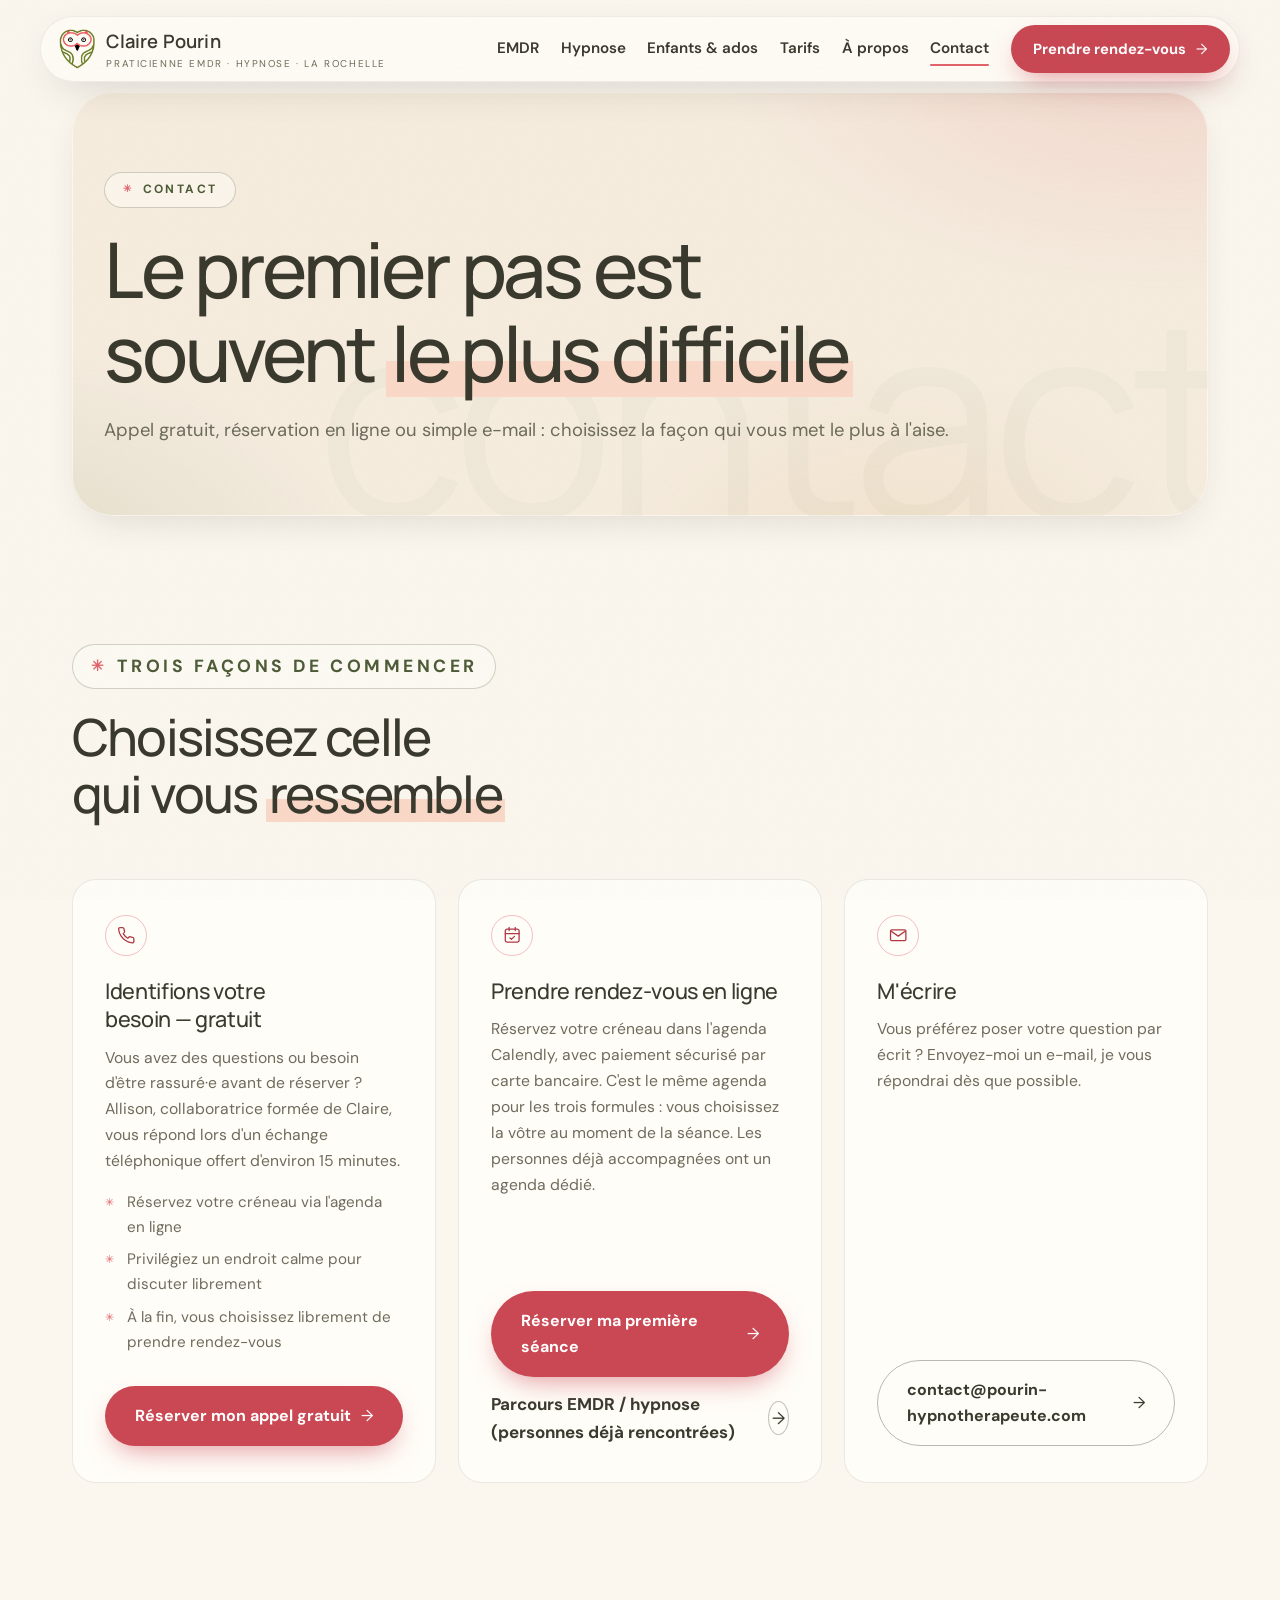
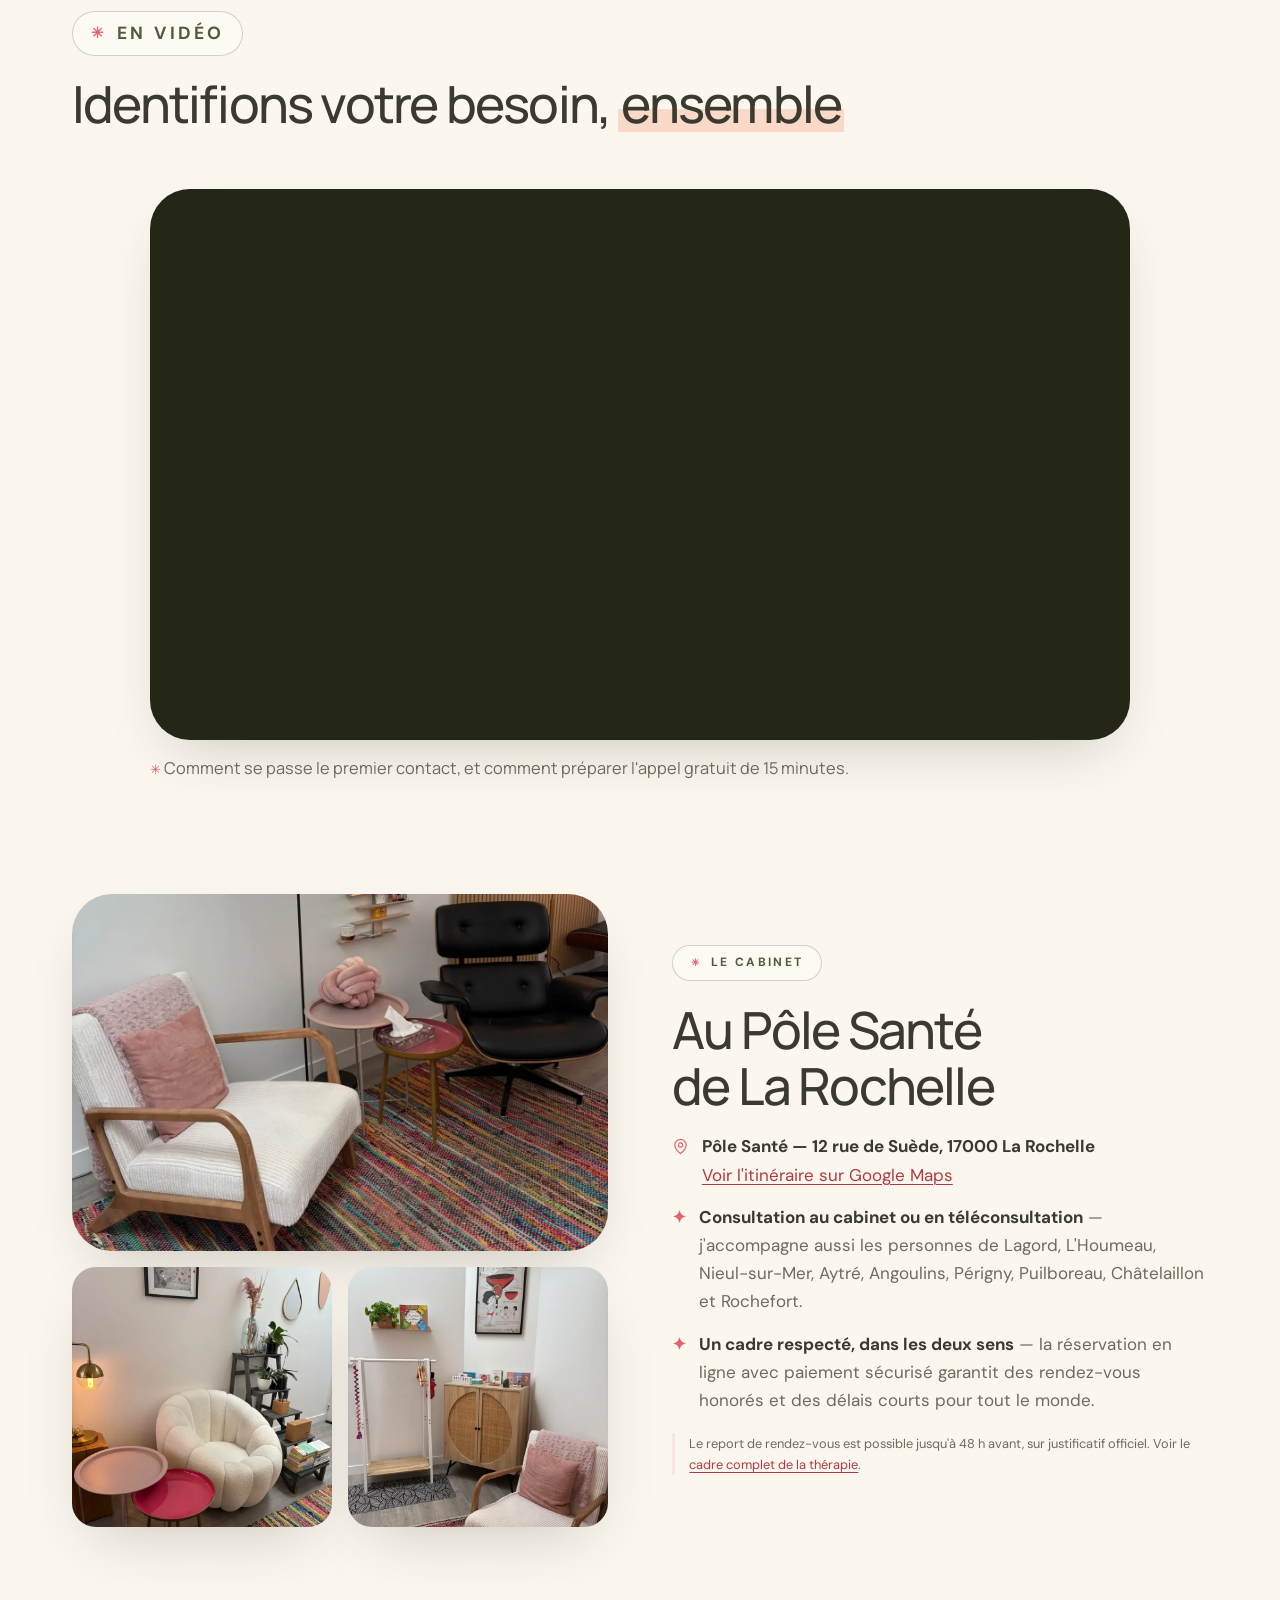
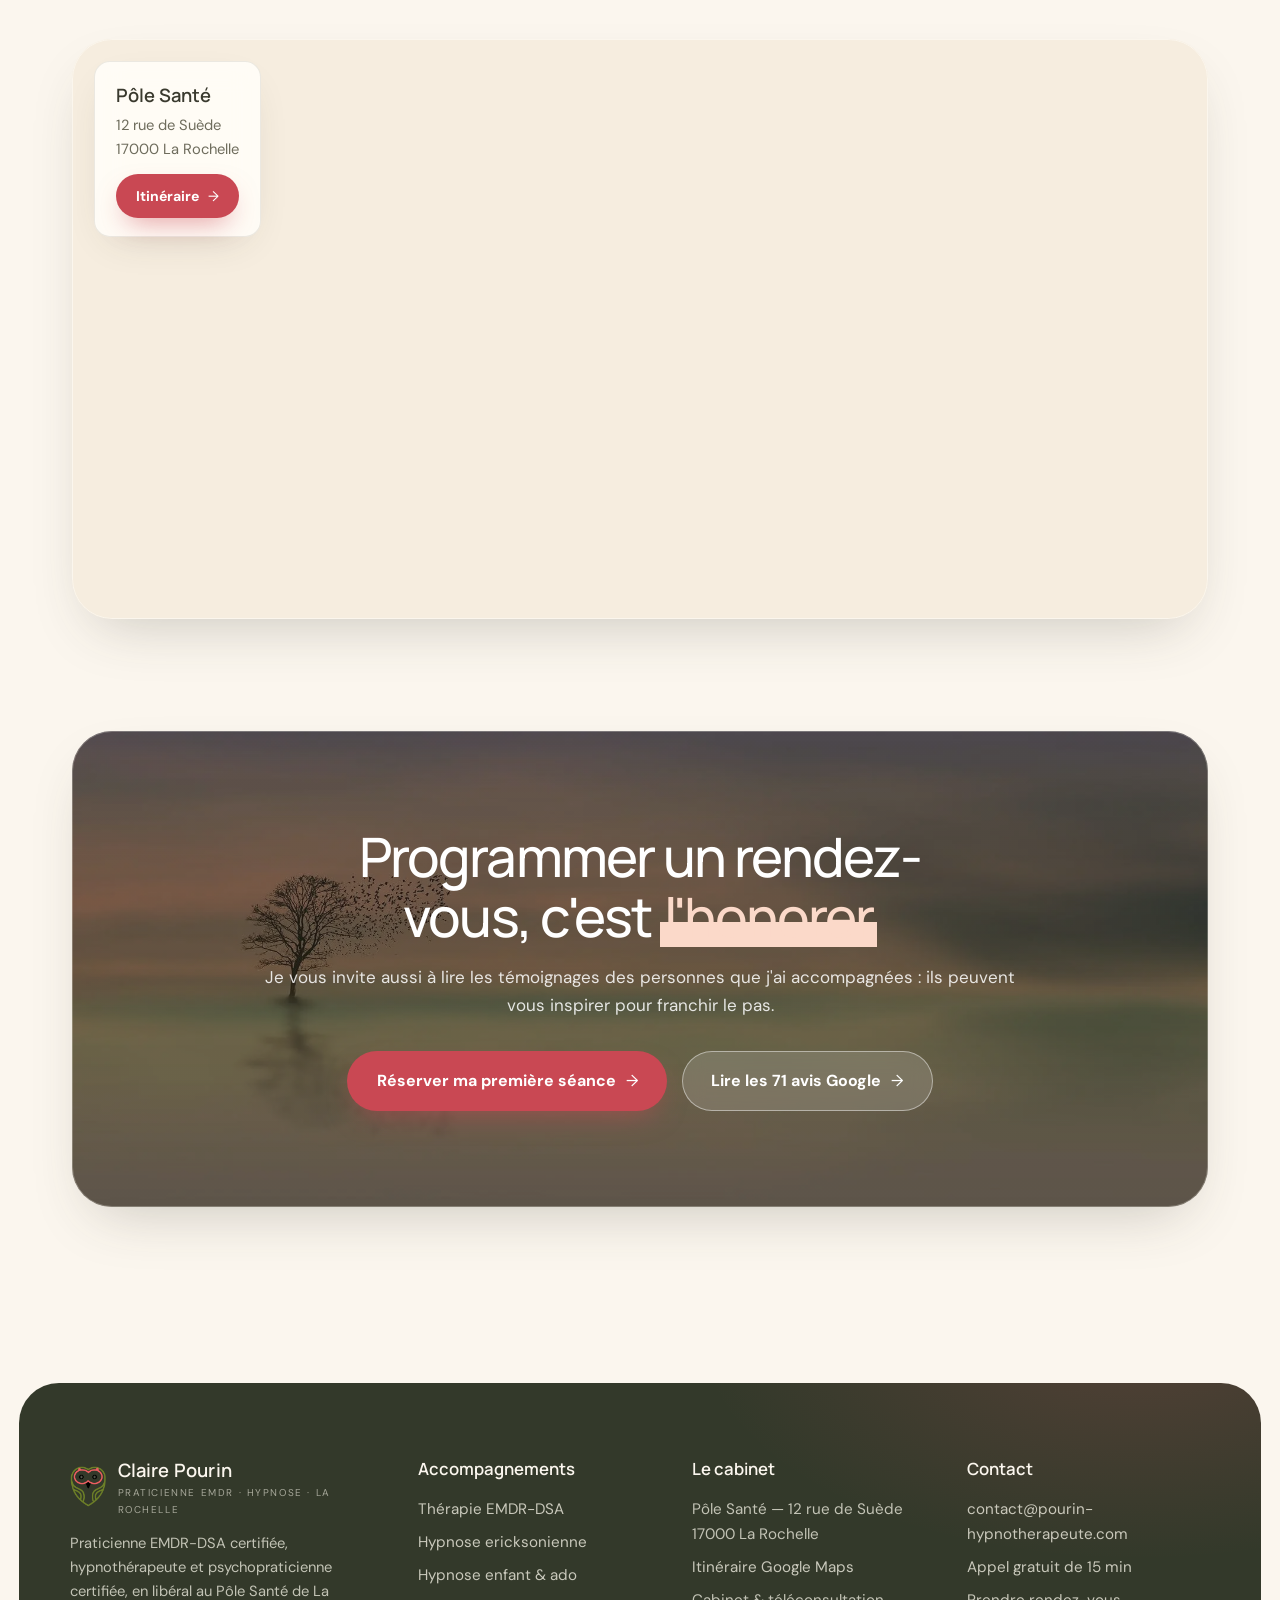
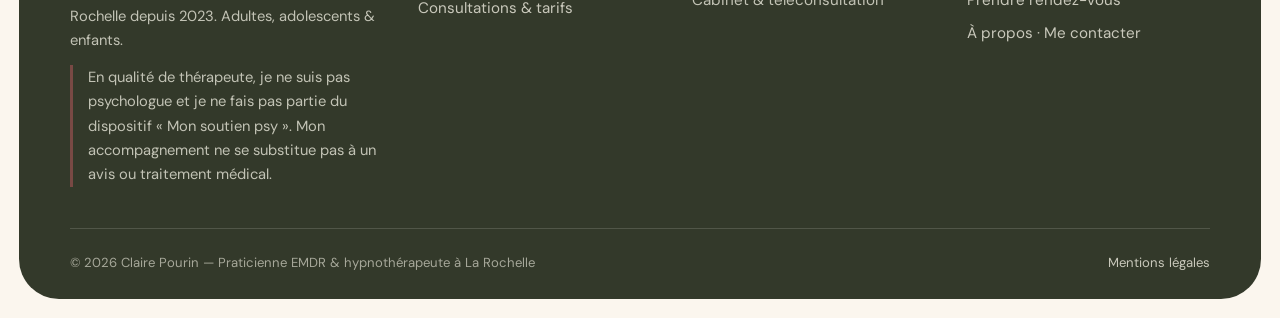
<file: contact.html>
<!DOCTYPE html>
<html lang="fr">
<head>
<meta charset="UTF-8">
<meta name="viewport" content="width=device-width, initial-scale=1.0">
<title>Contact & rendez-vous — Claire Pourin, praticienne EMDR La Rochelle</title>
<meta name="description" content="Contacter Claire Pourin, praticienne EMDR-DSA et hypnothérapeute à La Rochelle : appel gratuit de 15 minutes, prise de rendez-vous en ligne via Calendly, cabinet au Pôle Santé, 12 rue de Suède, ou téléconsultation.">
<meta name="robots" content="index, follow, max-image-preview:large, max-snippet:-1">
<meta name="theme-color" content="#FBF6EE">
<link rel="canonical" href="https://pourin-hypnotherapeute.com/contact">
<meta property="og:type" content="website">
<meta property="og:site_name" content="Claire Pourin — Praticienne EMDR & hypnothérapeute">
<meta property="og:locale" content="fr_FR">
<meta property="og:url" content="https://pourin-hypnotherapeute.com/contact">
<meta property="og:title" content="Contact & rendez-vous — Claire Pourin, La Rochelle">
<meta property="og:description" content="Appel gratuit de 15 minutes, réservation en ligne ou e-mail : trois façons simples de faire le premier pas.">
<meta property="og:image" content="https://pourin-hypnotherapeute.com/input/og-image.jpg">
<meta name="twitter:card" content="summary_large_image">
<link rel="icon" href="/input/favicon.ico" sizes="any">
<link rel="icon" type="image/png" sizes="32x32" href="/input/favicon-32.png">
<link rel="icon" type="image/png" sizes="16x16" href="/input/favicon-16.png">
<link rel="apple-touch-icon" href="/input/apple-touch-icon.png">
<link rel="preconnect" href="https://fonts.googleapis.com">
<link rel="preconnect" href="https://fonts.gstatic.com" crossorigin>
<link href="https://fonts.googleapis.com/css2?family=DM+Sans:wght@400..700&family=Manrope:wght@400..800&display=swap" rel="stylesheet">
<link rel="stylesheet" href="/styles.css?v=9">
<script type="application/ld+json">
{"@context":"https://schema.org","@graph":[
{"@type":"ContactPage","@id":"https://pourin-hypnotherapeute.com/contact#page","url":"https://pourin-hypnotherapeute.com/contact","name":"Contact — Claire Pourin","about":{"@id":"https://pourin-hypnotherapeute.com/#cabinet"}},
{"@type":"BreadcrumbList","itemListElement":[
{"@type":"ListItem","position":1,"name":"Accueil","item":"https://pourin-hypnotherapeute.com/"},
{"@type":"ListItem","position":2,"name":"Contact","item":"https://pourin-hypnotherapeute.com/contact"}]}
]}
</script>
<script type="application/ld+json">
{"@context":"https://schema.org","@graph":[
{"@type":"VideoObject","name":"Identifions votre besoin","description":"Comment se passe le premier contact et comment préparer l'appel gratuit de 15 minutes avec le cabinet de Claire Pourin.","thumbnailUrl":"https://i.ytimg.com/vi/yv6ZQSDnds0/maxresdefault.jpg","uploadDate":"2023-01-15","embedUrl":"https://www.youtube-nocookie.com/embed/yv6ZQSDnds0","publisher":{"@id":"https://pourin-hypnotherapeute.com/#cabinet"}}
]}
</script>
</head>
<body>

<header class="site-header">
  <div class="wrap">
    <a class="brand" href="/">
      <img src="/input/logo.png" alt="Logo Claire Pourin — chouette" width="42" height="47">
      <span><b>Claire Pourin</b><span>Praticienne EMDR · Hypnose · La Rochelle</span></span>
    </a>
    <button class="nav-toggle" type="button" aria-label="Ouvrir le menu" aria-expanded="false" aria-controls="site-nav"><span></span><span></span><span></span></button>
    <nav class="site-nav" id="site-nav" aria-label="Navigation principale">
      <a href="/emdr-la-rochelle">EMDR</a>
      <a href="/hypnose-la-rochelle">Hypnose</a>
      <a href="/hypnose-enfant-adolescent">Enfants&nbsp;&amp;&nbsp;ados</a>
      <a href="/tarifs">Tarifs</a>
      <a href="/a-propos">À&nbsp;propos</a>
      <a href="/contact" aria-current="page">Contact</a>
      <a class="btn btn-primary" href="https://calendly.com/clairepourinhypnotherapeute/votrerendezvous" target="_blank" rel="noopener">Prendre rendez-vous</a>
    </nav>
  </div>
</header>

<main>

<section class="page-hero" data-ghost="contact">
  <div class="wrap">
    <p class="eyebrow">Contact</p>
    <h1>Le premier pas est souvent <em>le plus difficile</em></h1>
    <p class="lead">Appel gratuit, réservation en ligne ou simple e-mail : choisissez la façon qui vous met le plus à l'aise.</p>
  </div>
</section>

<section>
  <div class="wrap">
    <div class="section-head reveal">
      <p class="eyebrow">Trois façons de commencer</p>
      <h2>Choisissez celle qui vous <em>ressemble</em></h2>
    </div>
    <div class="cards-3">
      <article class="care-card reveal">
        <div class="num"><svg class="icon" viewBox="0 0 24 24" aria-hidden="true" focusable="false"><path d="M22 16.92v3a2 2 0 0 1-2.18 2 19.79 19.79 0 0 1-8.63-3.07 19.5 19.5 0 0 1-6-6 19.79 19.79 0 0 1-3.07-8.67A2 2 0 0 1 4.11 2h3a2 2 0 0 1 2 1.72 12.84 12.84 0 0 0 .7 2.81 2 2 0 0 1-.45 2.11L8.09 9.91a16 16 0 0 0 6 6l1.27-1.27a2 2 0 0 1 2.11-.45 12.84 12.84 0 0 0 2.81.7A2 2 0 0 1 22 16.92z"/></svg></div>
        <h3>Identifions votre besoin — gratuit</h3>
        <p>Vous avez des questions ou besoin d'être rassuré·e avant de réserver&nbsp;? Allison, collaboratrice formée de Claire, vous répond lors d'un échange téléphonique offert d'environ 15&nbsp;minutes.</p>
        <ul>
          <li>Réservez votre créneau via l'agenda en ligne</li>
          <li>Privilégiez un endroit calme pour discuter librement</li>
          <li>À la fin, vous choisissez librement de prendre rendez-vous</li>
        </ul>
        <a class="btn btn-primary" style="margin-top:auto" href="https://calendly.com/al-proux/60min" target="_blank" rel="noopener">Réserver mon appel gratuit</a>
      </article>
      <article class="care-card reveal">
        <div class="num"><svg class="icon" viewBox="0 0 24 24" aria-hidden="true" focusable="false"><path d="M8 2v4"/><path d="M16 2v4"/><path d="M3 10h18"/><path d="M3 6.5A2.5 2.5 0 0 1 5.5 4h13A2.5 2.5 0 0 1 21 6.5v12a2.5 2.5 0 0 1-2.5 2.5h-13A2.5 2.5 0 0 1 3 18.5z"/><path d="m9 15.5 2 2 4-4"/></svg></div>
        <h3>Prendre rendez-vous en ligne</h3>
        <p>Réservez votre créneau dans l'agenda Calendly, avec paiement sécurisé par carte bancaire. C'est le même agenda pour les trois formules : vous choisissez la vôtre au moment de la séance. Les personnes déjà accompagnées ont un agenda dédié.</p>
        <a class="btn btn-primary" style="margin-top:auto" href="https://calendly.com/clairepourinhypnotherapeute/votrerendezvous" target="_blank" rel="noopener">Réserver ma première séance</a>
        <a class="link" style="margin-top:.8rem" href="https://calendly.com/clairepourinhypnotherapeute/seance-emdr-avec-claire-pourin" target="_blank" rel="noopener">Parcours EMDR / hypnose (personnes déjà rencontrées)</a>
      </article>
      <article class="care-card reveal">
        <div class="num"><svg class="icon" viewBox="0 0 24 24" aria-hidden="true" focusable="false"><path d="M2 6.5A1.5 1.5 0 0 1 3.5 5h17A1.5 1.5 0 0 1 22 6.5v11a1.5 1.5 0 0 1-1.5 1.5h-17A1.5 1.5 0 0 1 2 17.5z"/><path d="m2.5 6.6 9.5 6.6 9.5-6.6"/></svg></div>
        <h3>M'écrire</h3>
        <p>Vous préférez poser votre question par écrit&nbsp;? Envoyez-moi un e-mail, je vous répondrai dès que possible.</p>
        <a class="btn btn-ghost" style="margin-top:auto" href="mailto:contact@pourin-hypnotherapeute.com">contact@pourin-hypnotherapeute.com</a>
      </article>
    </div>
  </div>
</section>

<section style="padding-top:0">
  <div class="wrap">
    <div class="section-head reveal">
      <p class="eyebrow">En vidéo</p>
      <h2>Identifions votre besoin, <em>ensemble</em></h2>
    </div>
    <div class="video-wrap reveal">
      <div class="video-embed">
        <iframe data-src="https://www.youtube-nocookie.com/embed/yv6ZQSDnds0" title="Identifions votre besoin" width="960" height="540" style="width:100%;border:0;border-radius:clamp(24px,3.5vw,40px);aspect-ratio:16/9" loading="lazy" allow="accelerometer; autoplay; clipboard-write; encrypted-media; gyroscope; picture-in-picture" allowfullscreen referrerpolicy="strict-origin-when-cross-origin"></iframe>
      </div>
      <p class="video-caption">Comment se passe le premier contact, et comment préparer l'appel gratuit de 15 minutes.</p>
    </div>
  </div>
</section>

<section style="padding-top:0">
  <div class="wrap split">
    <div class="cabinet-gallery reveal">
      <img class="g-main" src="/input/cabinet-wide.webp" alt="Le cabinet de Claire Pourin au Pôle Santé de La Rochelle : deux fauteuils et un tapis coloré" width="1200" height="800" loading="lazy">
      <img src="/input/cabinet-2.webp" alt="Le coin lecture du cabinet, avec son fauteuil en bouclette et ses plantes" width="800" height="1066" loading="lazy">
      <img src="/input/cabinet-3.webp" alt="L'espace dédié aux enfants et aux adolescents dans le cabinet" width="800" height="1066" loading="lazy">
    </div>
    <div class="reveal">
      <p class="eyebrow">Le cabinet</p>
      <h2>Au Pôle Santé de La Rochelle</h2>
      <ul class="infolist" style="margin-top:1.2rem">
        <li><span class="ico"><svg class="icon" viewBox="0 0 24 24" aria-hidden="true" focusable="false"><path d="M20 10c0 6-8 12-8 12s-8-6-8-12a8 8 0 0 1 16 0Z"/><circle cx="12" cy="10" r="3"/></svg></span><span><b>Pôle Santé — 12 rue de Suède, 17000 La Rochelle</b><br><a href="https://www.google.com/maps/search/?api=1&query=12+rue+de+Su%C3%A8de+17000+La+Rochelle" target="_blank" rel="noopener">Voir l'itinéraire sur Google Maps</a></span></li>
        <li><span class="ico">✦</span><span><b>Consultation au cabinet ou en téléconsultation</b> — j'accompagne aussi les personnes de Lagord, L'Houmeau, Nieul-sur-Mer, Aytré, Angoulins, Périgny, Puilboreau, Châtelaillon et Rochefort.</span></li>
        <li><span class="ico">✦</span><span><b>Un cadre respecté, dans les deux sens</b> — la réservation en ligne avec paiement sécurisé garantit des rendez-vous honorés et des délais courts pour tout le monde.</span></li>
      </ul>
      <p class="disclaimer">Le report de rendez-vous est possible jusqu'à 48&nbsp;h avant, sur justificatif officiel. Voir le <a href="/tarifs">cadre complet de la thérapie</a>.</p>
    </div>
  </div>
</section>

<section style="padding-top:0">
  <div class="wrap">
    <div class="map-panel reveal">
      <iframe width="1200" height="500" style="width:100%;border:0;border-radius:clamp(24px,3.5vw,40px)" data-src="https://www.google.com/maps?q=P%C3%B4le+Sant%C3%A9+12+rue+de+Su%C3%A8de+17000+La+Rochelle&ll=46.1618215,-1.1602071&z=15&output=embed&hl=fr" title="Carte — cabinet de Claire Pourin au Pôle Santé, 12 rue de Suède, La Rochelle" loading="lazy" referrerpolicy="no-referrer-when-downgrade" allowfullscreen></iframe>
      <div class="map-card">
        <b>Pôle Santé</b>
        <p>12 rue de Suède<br>17000 La Rochelle</p>
        <a class="btn btn-primary" href="https://www.google.com/maps/dir/?api=1&destination=12+rue+de+Su%C3%A8de+17000+La+Rochelle" target="_blank" rel="noopener">Itinéraire</a>
      </div>
    </div>
  </div>
</section>

<section style="padding-top:0">
  <div class="wrap">
    <div class="cta-final reveal">
      <h2>Programmer un rendez-vous, c'est <em style="color:#FBD9C9">l'honorer</em></h2>
      <p>Je vous invite aussi à lire les témoignages des personnes que j'ai accompagnées : ils peuvent vous inspirer pour franchir le pas.</p>
      <div class="hero-ctas">
        <a class="btn btn-primary" href="https://calendly.com/clairepourinhypnotherapeute/votrerendezvous" target="_blank" rel="noopener">Réserver ma première séance</a>
        <a class="btn btn-light" href="https://www.google.com/maps/search/?api=1&query=Claire+Pourin+Hypnoth%C3%A9rapeute+La+Rochelle" target="_blank" rel="noopener">Lire les 71 avis Google</a>
      </div>
    </div>
  </div>
</section>

</main>

<footer class="site-footer">
  <div class="wrap">
    <div class="footer-grid">
      <div class="about-col">
        <a class="brand" href="/">
          <img src="/input/logo.png" alt="" width="42" height="47" loading="lazy">
          <span><b>Claire Pourin</b><span>Praticienne EMDR · Hypnose · La Rochelle</span></span>
        </a>
        <p>Praticienne EMDR-DSA certifiée, hypnothérapeute et psychopraticienne certifiée, en libéral au Pôle Santé de La Rochelle depuis 2023. Adultes, adolescents &amp; enfants.</p>
        <p class="disclaimer">En qualité de thérapeute, je ne suis pas psychologue et je ne fais pas partie du dispositif «&nbsp;Mon soutien psy&nbsp;». Mon accompagnement ne se substitue pas à un avis ou traitement médical.</p>
      </div>
      <div>
        <p class="footer-heading">Accompagnements</p>
        <ul>
          <li><a href="/emdr-la-rochelle">Thérapie EMDR-DSA</a></li>
          <li><a href="/hypnose-la-rochelle">Hypnose ericksonienne</a></li>
          <li><a href="/hypnose-enfant-adolescent">Hypnose enfant &amp; ado</a></li>
          <li><a href="/tarifs">Consultations &amp; tarifs</a></li>
        </ul>
      </div>
      <div>
        <p class="footer-heading">Le cabinet</p>
        <ul>
          <li>Pôle Santé — 12 rue de Suède<br>17000 La Rochelle</li>
          <li><a href="https://www.google.com/maps/search/?api=1&query=12+rue+de+Su%C3%A8de+17000+La+Rochelle" target="_blank" rel="noopener">Itinéraire Google Maps</a></li>
          <li>Cabinet &amp; téléconsultation</li>
        </ul>
      </div>
      <div>
        <p class="footer-heading">Contact</p>
        <ul>
          <li><a href="mailto:contact@pourin-hypnotherapeute.com">contact@pourin-hypnotherapeute.com</a></li>
          <li><a href="https://calendly.com/al-proux/60min" target="_blank" rel="noopener">Appel gratuit de 15 min</a></li>
          <li><a href="https://calendly.com/clairepourinhypnotherapeute/votrerendezvous" target="_blank" rel="noopener">Prendre rendez-vous</a></li>
          <li><a href="/a-propos">À propos</a> · <a href="/contact">Me contacter</a></li>
        </ul>
      </div>
    </div>
    <div class="footer-legal">
      <span>© 2026 Claire Pourin — Praticienne EMDR &amp; hypnothérapeute à La Rochelle</span>
      <span><a href="/mentions-legales">Mentions légales</a></span>
    </div>
  </div>
</footer>

<div class="mobile-cta">
  <a class="btn btn-ghost" href="https://calendly.com/al-proux/60min" target="_blank" rel="noopener">Appel gratuit</a>
  <a class="btn btn-primary" href="https://calendly.com/clairepourinhypnotherapeute/votrerendezvous" target="_blank" rel="noopener">Prendre RDV</a>
</div>

<script src="/main.js" defer></script>
<script src="/calendly-popup.js" defer></script>
</body>
</html>
</file>
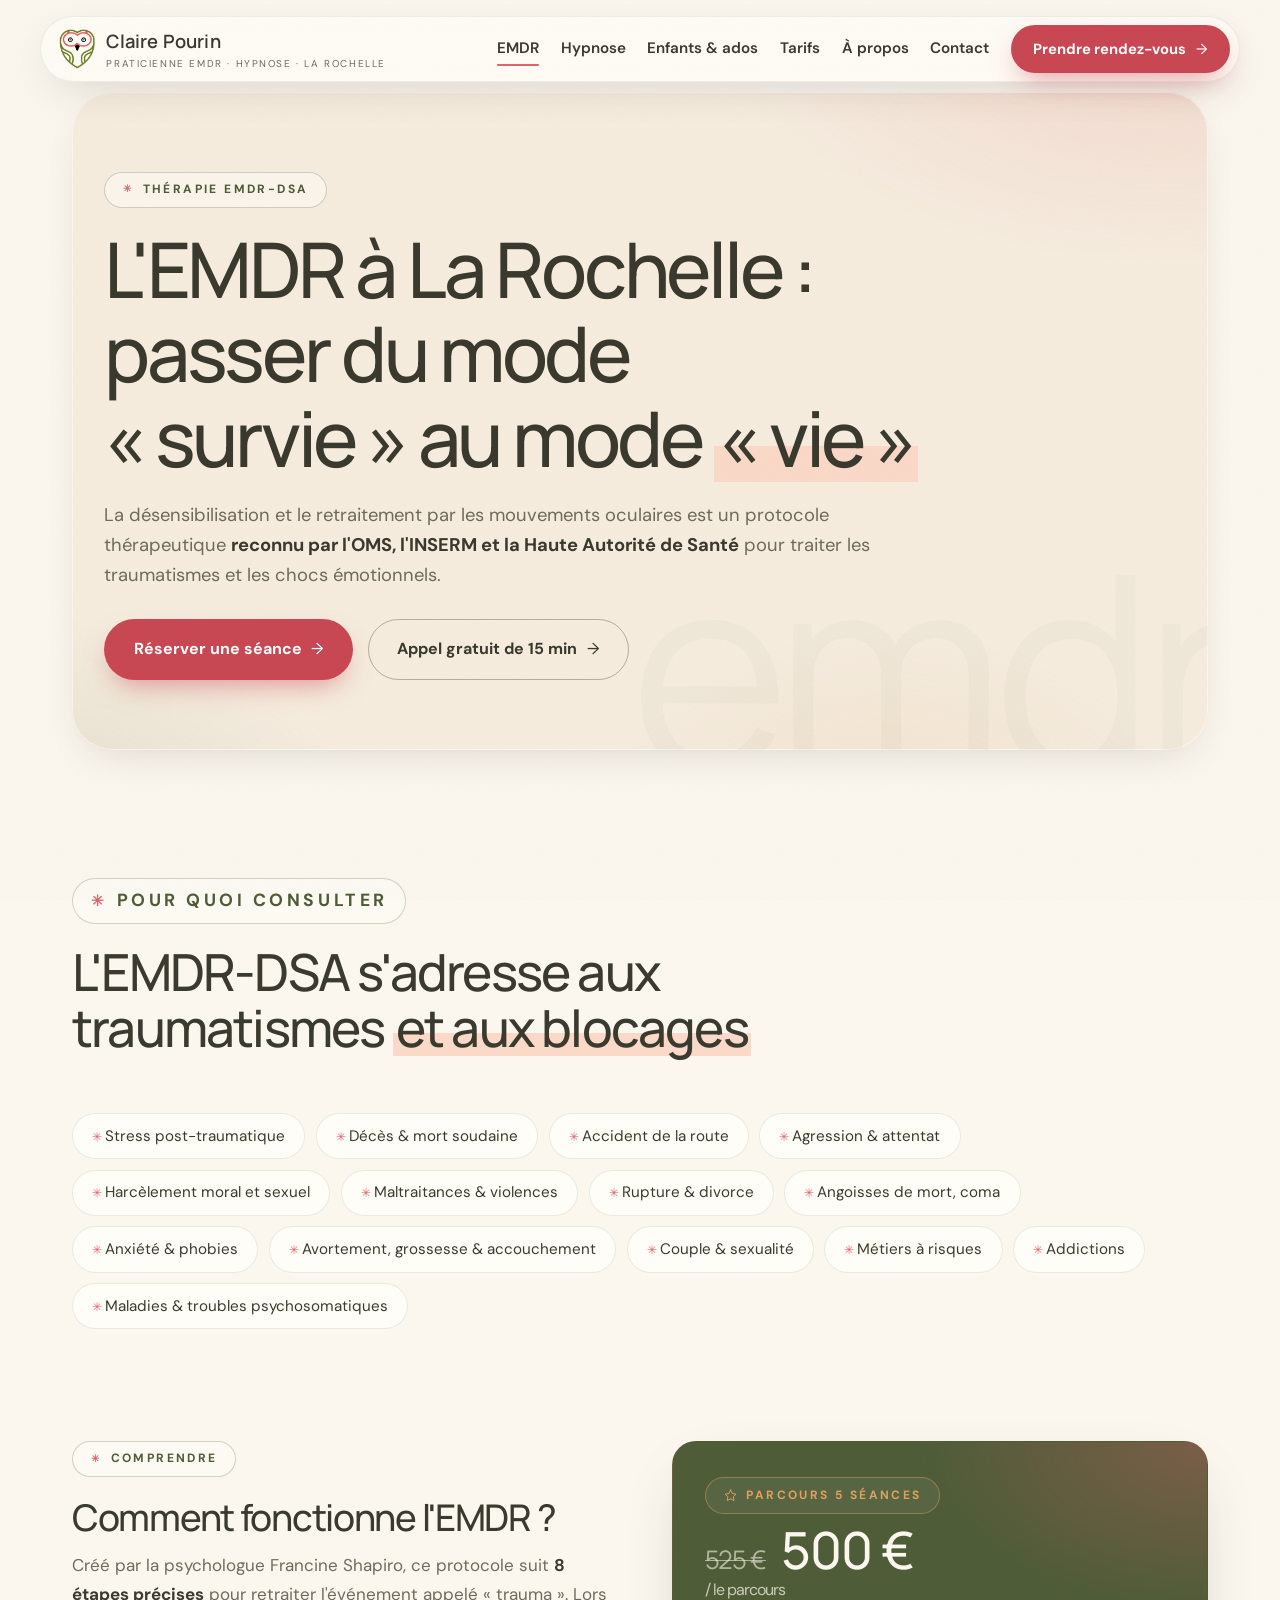
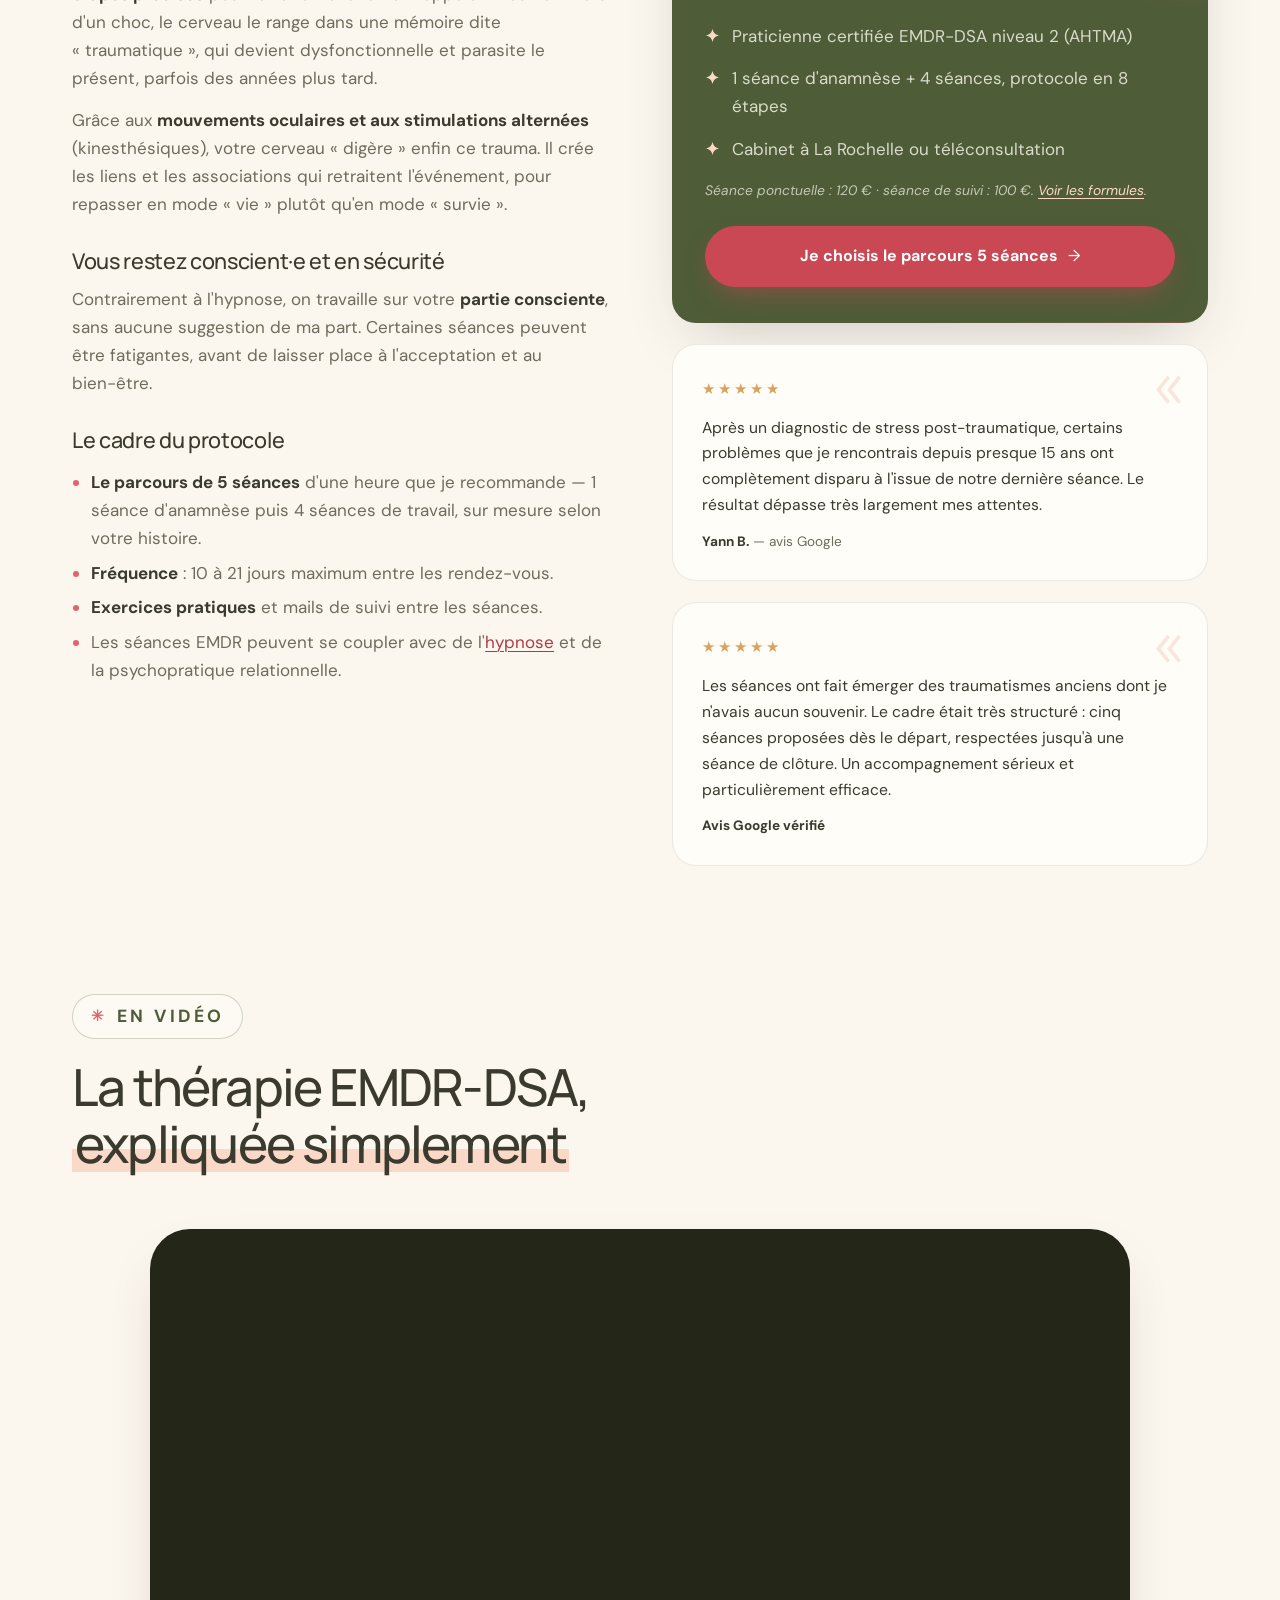
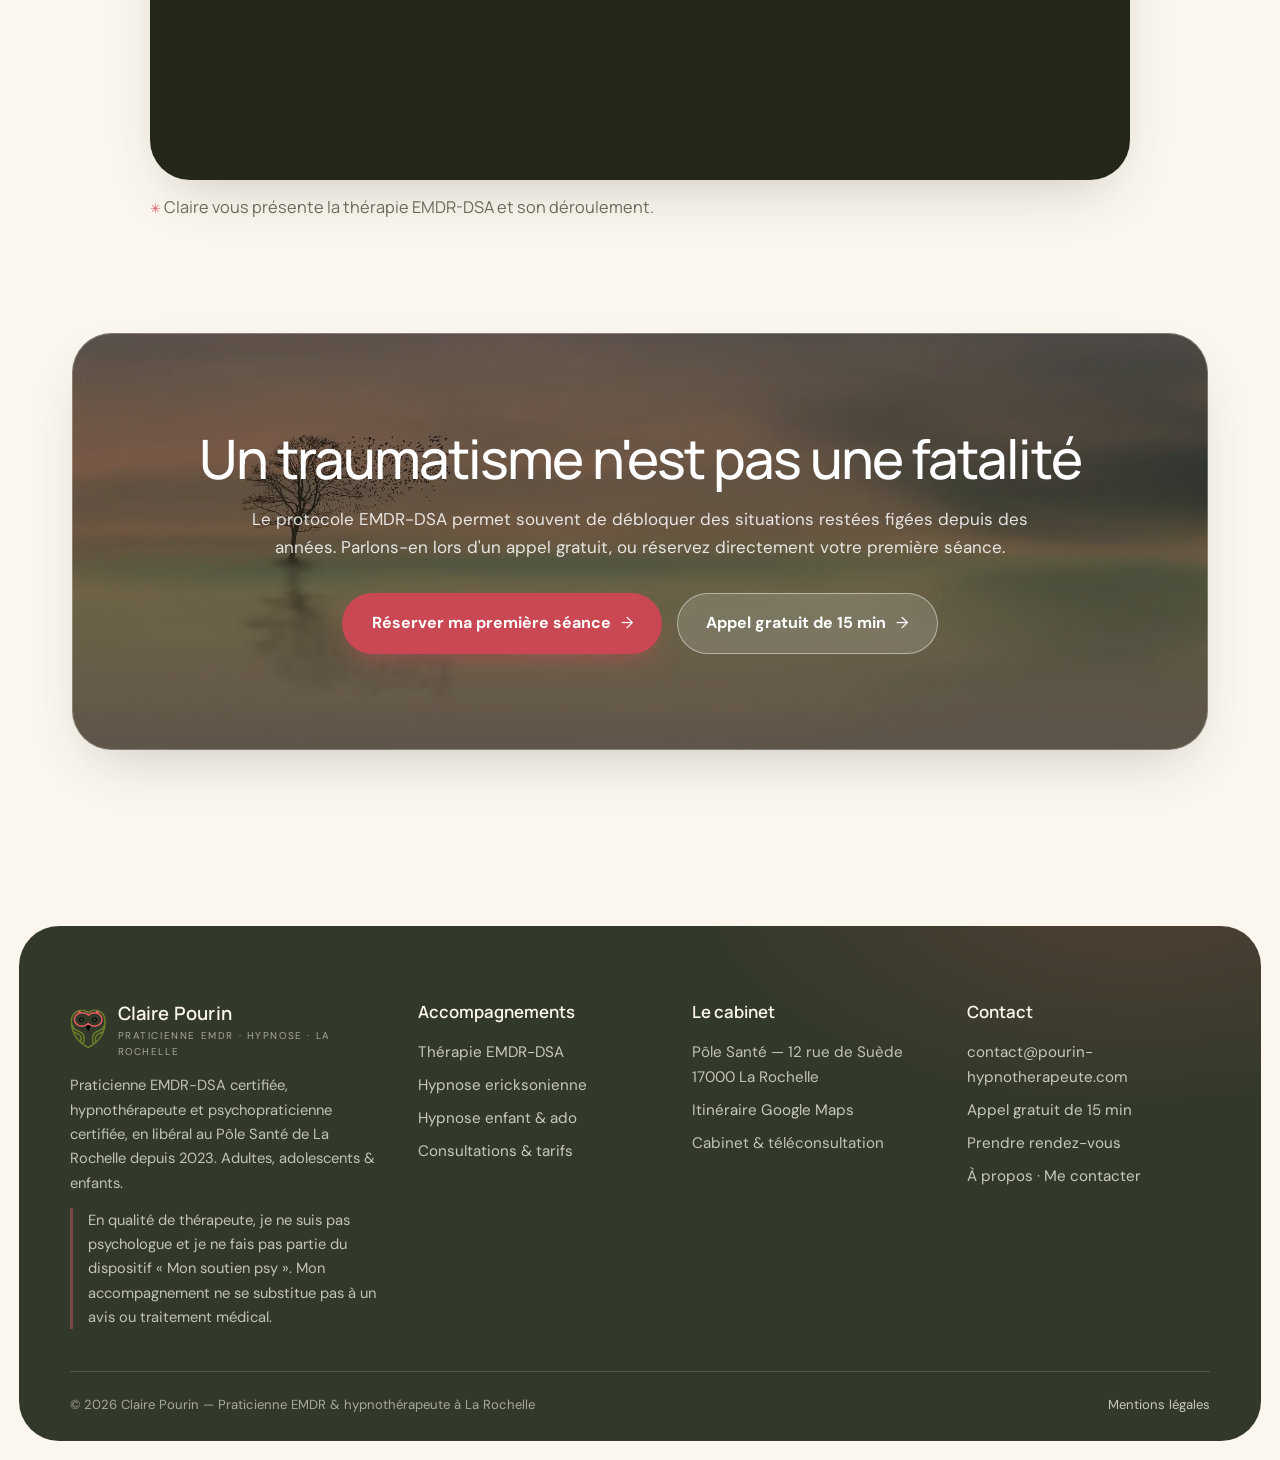
<file: emdr-la-rochelle.html>
<!DOCTYPE html>
<html lang="fr">
<head>
<meta charset="UTF-8">
<meta name="viewport" content="width=device-width, initial-scale=1.0">
<title>Thérapie EMDR à La Rochelle — EMDR-DSA | Claire Pourin</title>
<meta name="description" content="Thérapie EMDR-DSA à La Rochelle avec Claire Pourin, praticienne certifiée niveau 2 : traumatismes, stress post-traumatique, chocs émotionnels, angoisses. Protocole reconnu par l'OMS et la HAS. Parcours de 5 séances à 500 €.">
<meta name="robots" content="index, follow, max-image-preview:large, max-snippet:-1">
<meta name="theme-color" content="#FBF6EE">
<link rel="canonical" href="https://pourin-hypnotherapeute.com/emdr-la-rochelle">
<meta property="og:type" content="website">
<meta property="og:site_name" content="Claire Pourin — Praticienne EMDR & hypnothérapeute">
<meta property="og:locale" content="fr_FR">
<meta property="og:url" content="https://pourin-hypnotherapeute.com/emdr-la-rochelle">
<meta property="og:title" content="Thérapie EMDR à La Rochelle — EMDR-DSA">
<meta property="og:description" content="Traiter les traumatismes et chocs émotionnels par l'EMDR-DSA, protocole reconnu par l'OMS et la HAS. Praticienne certifiée à La Rochelle.">
<meta property="og:image" content="https://pourin-hypnotherapeute.com/input/og-image.jpg">
<meta name="twitter:card" content="summary_large_image">
<link rel="icon" href="/input/favicon.ico" sizes="any">
<link rel="icon" type="image/png" sizes="32x32" href="/input/favicon-32.png">
<link rel="icon" type="image/png" sizes="16x16" href="/input/favicon-16.png">
<link rel="apple-touch-icon" href="/input/apple-touch-icon.png">
<link rel="preconnect" href="https://fonts.googleapis.com">
<link rel="preconnect" href="https://fonts.gstatic.com" crossorigin>
<link href="https://fonts.googleapis.com/css2?family=DM+Sans:wght@400..700&family=Manrope:wght@400..800&display=swap" rel="stylesheet">
<link rel="stylesheet" href="/styles.css?v=9">
<script type="application/ld+json">
{"@context":"https://schema.org","@graph":[
{"@type":"Service","@id":"https://pourin-hypnotherapeute.com/emdr-la-rochelle#service","name":"Thérapie EMDR-DSA à La Rochelle","serviceType":"Thérapie EMDR","provider":{"@id":"https://pourin-hypnotherapeute.com/#cabinet"},"areaServed":"La Rochelle et alentours","description":"Désensibilisation et retraitement par les mouvements oculaires et stimulations alternées (EMDR-DSA) pour les troubles du stress post-traumatique et les chocs émotionnels. Parcours recommandé de 5 séances d'une heure à 500 €, espacées de 10 à 21 jours ; séance ponctuelle 120 € ; séance de suivi 100 €.","offers":[{"@type":"Offer","name":"Parcours 5 séances","price":"500","priceCurrency":"EUR","description":"1 séance d'anamnèse et 4 séances de travail thérapeutique, valable 3 mois"},{"@type":"Offer","name":"Séance ponctuelle ou d'urgence","price":"120","priceCurrency":"EUR","description":"Séance d'une heure"},{"@type":"Offer","name":"Séance de suivi","price":"100","priceCurrency":"EUR","description":"Réservée aux personnes déjà accompagnées"}]},
{"@type":"BreadcrumbList","itemListElement":[
{"@type":"ListItem","position":1,"name":"Accueil","item":"https://pourin-hypnotherapeute.com/"},
{"@type":"ListItem","position":2,"name":"Thérapie EMDR à La Rochelle","item":"https://pourin-hypnotherapeute.com/emdr-la-rochelle"}]}
]}
</script>
<script type="application/ld+json">
{"@context":"https://schema.org","@graph":[
{"@type":"VideoObject","name":"La thérapie EMDR-DSA","description":"Claire Pourin, praticienne EMDR-DSA à La Rochelle, explique la thérapie EMDR-DSA et son déroulement.","thumbnailUrl":"https://i.ytimg.com/vi/OINFfk6l7zg/maxresdefault.jpg","uploadDate":"2023-03-08","embedUrl":"https://www.youtube-nocookie.com/embed/OINFfk6l7zg","publisher":{"@id":"https://pourin-hypnotherapeute.com/#cabinet"}}
]}
</script>
</head>
<body>

<header class="site-header">
  <div class="wrap">
    <a class="brand" href="/">
      <img src="/input/logo.png" alt="Logo Claire Pourin — chouette" width="42" height="47">
      <span><b>Claire Pourin</b><span>Praticienne EMDR · Hypnose · La Rochelle</span></span>
    </a>
    <button class="nav-toggle" type="button" aria-label="Ouvrir le menu" aria-expanded="false" aria-controls="site-nav"><span></span><span></span><span></span></button>
    <nav class="site-nav" id="site-nav" aria-label="Navigation principale">
      <a href="/emdr-la-rochelle" aria-current="page">EMDR</a>
      <a href="/hypnose-la-rochelle">Hypnose</a>
      <a href="/hypnose-enfant-adolescent">Enfants&nbsp;&amp;&nbsp;ados</a>
      <a href="/tarifs">Tarifs</a>
      <a href="/a-propos">À&nbsp;propos</a>
      <a href="/contact">Contact</a>
      <a class="btn btn-primary" href="https://calendly.com/clairepourinhypnotherapeute/votrerendezvous" target="_blank" rel="noopener">Prendre rendez-vous</a>
    </nav>
  </div>
</header>

<main>

<section class="page-hero" data-ghost="emdr">
  <div class="wrap">
    <p class="eyebrow">Thérapie EMDR-DSA</p>
    <h1>L'EMDR à La Rochelle : passer du mode «&nbsp;survie&nbsp;» au mode <em>«&nbsp;vie&nbsp;»</em></h1>
    <p class="lead">La désensibilisation et le retraitement par les mouvements oculaires est un protocole thérapeutique <strong>reconnu par l'OMS, l'INSERM et la Haute Autorité de Santé</strong> pour traiter les traumatismes et les chocs émotionnels.</p>
    <div class="hero-ctas">
      <a class="btn btn-primary" href="https://calendly.com/clairepourinhypnotherapeute/votrerendezvous" target="_blank" rel="noopener">Réserver une séance</a>
      <a class="btn btn-ghost" href="https://calendly.com/al-proux/60min" target="_blank" rel="noopener">Appel gratuit de 15&nbsp;min</a>
    </div>
  </div>
</section>

<section>
  <div class="wrap">
    <div class="section-head reveal">
      <p class="eyebrow">Pour quoi consulter</p>
      <h2>L'EMDR-DSA s'adresse aux traumatismes <em>et aux blocages</em></h2>
    </div>
    <div class="chips reveal">
      <span class="chip">Stress post-traumatique</span>
      <span class="chip">Décès &amp; mort soudaine</span>
      <span class="chip">Accident de la route</span>
      <span class="chip">Agression &amp; attentat</span>
      <span class="chip">Harcèlement moral et sexuel</span>
      <span class="chip">Maltraitances &amp; violences</span>
      <span class="chip">Rupture &amp; divorce</span>
      <span class="chip">Angoisses de mort, coma</span>
      <span class="chip">Anxiété &amp; phobies</span>
      <span class="chip">Avortement, grossesse &amp; accouchement</span>
      <span class="chip">Couple &amp; sexualité</span>
      <span class="chip">Métiers à risques</span>
      <span class="chip">Addictions</span>
      <span class="chip">Maladies &amp; troubles psychosomatiques</span>
    </div>
  </div>
</section>

<section style="padding-top:0">
  <div class="wrap split" style="align-items:start">
    <div class="prose reveal">
      <p class="eyebrow">Comprendre</p>
      <h2 style="margin-top:0">Comment fonctionne l'EMDR&nbsp;?</h2>
      <p>Créé par la psychologue Francine Shapiro, ce protocole suit <strong>8 étapes précises</strong> pour retraiter l'événement appelé «&nbsp;trauma&nbsp;». Lors d'un choc, le cerveau le range dans une mémoire dite «&nbsp;traumatique&nbsp;», qui devient dysfonctionnelle et parasite le présent, parfois des années plus tard.</p>
      <p>Grâce aux <strong>mouvements oculaires et aux stimulations alternées</strong> (kinesthésiques), votre cerveau «&nbsp;digère&nbsp;» enfin ce trauma. Il crée les liens et les associations qui retraitent l'événement, pour repasser en mode «&nbsp;vie&nbsp;» plutôt qu'en mode «&nbsp;survie&nbsp;».</p>
      <h3>Vous restez conscient·e et en sécurité</h3>
      <p>Contrairement à l'hypnose, on travaille sur votre <strong>partie consciente</strong>, sans aucune suggestion de ma part. Certaines séances peuvent être fatigantes, avant de laisser place à l'acceptation et au bien-être.</p>
      <h3>Le cadre du protocole</h3>
      <ul>
        <li><strong>Le parcours de 5 séances</strong> d'une heure que je recommande — 1 séance d'anamnèse puis 4 séances de travail, sur mesure selon votre histoire.</li>
        <li><strong>Fréquence</strong> : 10 à 21 jours maximum entre les rendez-vous.</li>
        <li><strong>Exercices pratiques</strong> et mails de suivi entre les séances.</li>
        <li>Les séances EMDR peuvent se coupler avec de l'<a href="/hypnose-la-rochelle">hypnose</a> et de la psychopratique relationnelle.</li>
      </ul>
    </div>
    <div>
      <div class="price-card is-featured reveal">
        <p class="eyebrow" style="margin-bottom:0"><svg class="icon" viewBox="0 0 24 24" aria-hidden="true" focusable="false"><path d="M12 2l3.09 6.26L22 9.27l-5 4.87 1.18 6.88L12 17.77l-6.18 3.25L7 14.14 2 9.27l6.91-1.01L12 2z"/></svg> Parcours 5 séances</p>
        <div class="price"><span class="price-was">525&nbsp;€</span> 500&nbsp;€ <small>/&nbsp;le&nbsp;parcours</small></div>
        <ul class="infolist" style="margin-top:1rem">
          <li><span class="ico">✦</span><span>Praticienne certifiée EMDR-DSA niveau 2 (AHTMA)</span></li>
          <li><span class="ico">✦</span><span>1 séance d'anamnèse + 4 séances, protocole en 8 étapes</span></li>
          <li><span class="ico">✦</span><span>Cabinet à La Rochelle ou téléconsultation</span></li>
        </ul>
        <p class="price-note">Séance ponctuelle&nbsp;: 120&nbsp;€ · séance de suivi&nbsp;: 100&nbsp;€. <a href="/tarifs">Voir les formules</a>.</p>
        <a class="btn btn-primary" style="margin-top:1.6rem" href="https://calendly.com/clairepourinhypnotherapeute/votrerendezvous" target="_blank" rel="noopener">Je choisis le parcours 5 séances</a>
      </div>
      <article class="review reveal" style="margin-top:1.3rem">
        <div class="stars" aria-hidden="true">★★★★★</div>
        <blockquote>Après un diagnostic de stress post-traumatique, certains problèmes que je rencontrais depuis presque 15 ans ont complètement disparu à l'issue de notre dernière séance. Le résultat dépasse très largement mes attentes.</blockquote>
        <footer><b>Yann B.</b> — avis Google</footer>
      </article>
      <article class="review reveal" style="margin-top:1.3rem">
        <div class="stars" aria-hidden="true">★★★★★</div>
        <blockquote>Les séances ont fait émerger des traumatismes anciens dont je n'avais aucun souvenir. Le cadre était très structuré : cinq séances proposées dès le départ, respectées jusqu'à une séance de clôture. Un accompagnement sérieux et particulièrement efficace.</blockquote>
        <footer><b>Avis Google vérifié</b></footer>
      </article>
    </div>
  </div>
</section>

<section style="padding-top:0">
  <div class="wrap">
    <div class="section-head reveal">
      <p class="eyebrow">En vidéo</p>
      <h2>La thérapie EMDR-DSA, <em>expliquée simplement</em></h2>
    </div>
    <div class="video-wrap reveal">
      <div class="video-embed">
        <iframe data-src="https://www.youtube-nocookie.com/embed/OINFfk6l7zg" title="La thérapie EMDR-DSA" width="960" height="540" style="width:100%;border:0;border-radius:clamp(24px,3.5vw,40px);aspect-ratio:16/9" loading="lazy" allow="accelerometer; autoplay; clipboard-write; encrypted-media; gyroscope; picture-in-picture" allowfullscreen referrerpolicy="strict-origin-when-cross-origin"></iframe>
      </div>
      <p class="video-caption">Claire vous présente la thérapie EMDR-DSA et son déroulement.</p>
    </div>
  </div>
</section>

<section style="padding-top:0">
  <div class="wrap">
    <div class="cta-final reveal">
      <h2>Un traumatisme n'est pas une fatalité</h2>
      <p>Le protocole EMDR-DSA permet souvent de débloquer des situations restées figées depuis des années. Parlons-en lors d'un appel gratuit, ou réservez directement votre première séance.</p>
      <div class="hero-ctas">
        <a class="btn btn-primary" href="https://calendly.com/clairepourinhypnotherapeute/votrerendezvous" target="_blank" rel="noopener">Réserver ma première séance</a>
        <a class="btn btn-light" href="https://calendly.com/al-proux/60min" target="_blank" rel="noopener">Appel gratuit de 15&nbsp;min</a>
      </div>
    </div>
  </div>
</section>

</main>

<footer class="site-footer">
  <div class="wrap">
    <div class="footer-grid">
      <div class="about-col">
        <a class="brand" href="/">
          <img src="/input/logo.png" alt="" width="42" height="47" loading="lazy">
          <span><b>Claire Pourin</b><span>Praticienne EMDR · Hypnose · La Rochelle</span></span>
        </a>
        <p>Praticienne EMDR-DSA certifiée, hypnothérapeute et psychopraticienne certifiée, en libéral au Pôle Santé de La Rochelle depuis 2023. Adultes, adolescents &amp; enfants.</p>
        <p class="disclaimer">En qualité de thérapeute, je ne suis pas psychologue et je ne fais pas partie du dispositif «&nbsp;Mon soutien psy&nbsp;». Mon accompagnement ne se substitue pas à un avis ou traitement médical.</p>
      </div>
      <div>
        <p class="footer-heading">Accompagnements</p>
        <ul>
          <li><a href="/emdr-la-rochelle">Thérapie EMDR-DSA</a></li>
          <li><a href="/hypnose-la-rochelle">Hypnose ericksonienne</a></li>
          <li><a href="/hypnose-enfant-adolescent">Hypnose enfant &amp; ado</a></li>
          <li><a href="/tarifs">Consultations &amp; tarifs</a></li>
        </ul>
      </div>
      <div>
        <p class="footer-heading">Le cabinet</p>
        <ul>
          <li>Pôle Santé — 12 rue de Suède<br>17000 La Rochelle</li>
          <li><a href="https://www.google.com/maps/search/?api=1&query=12+rue+de+Su%C3%A8de+17000+La+Rochelle" target="_blank" rel="noopener">Itinéraire Google Maps</a></li>
          <li>Cabinet &amp; téléconsultation</li>
        </ul>
      </div>
      <div>
        <p class="footer-heading">Contact</p>
        <ul>
          <li><a href="mailto:contact@pourin-hypnotherapeute.com">contact@pourin-hypnotherapeute.com</a></li>
          <li><a href="https://calendly.com/al-proux/60min" target="_blank" rel="noopener">Appel gratuit de 15 min</a></li>
          <li><a href="https://calendly.com/clairepourinhypnotherapeute/votrerendezvous" target="_blank" rel="noopener">Prendre rendez-vous</a></li>
          <li><a href="/a-propos">À propos</a> · <a href="/contact">Me contacter</a></li>
        </ul>
      </div>
    </div>
    <div class="footer-legal">
      <span>© 2026 Claire Pourin — Praticienne EMDR &amp; hypnothérapeute à La Rochelle</span>
      <span><a href="/mentions-legales">Mentions légales</a></span>
    </div>
  </div>
</footer>

<div class="mobile-cta">
  <a class="btn btn-ghost" href="https://calendly.com/al-proux/60min" target="_blank" rel="noopener">Appel gratuit</a>
  <a class="btn btn-primary" href="https://calendly.com/clairepourinhypnotherapeute/votrerendezvous" target="_blank" rel="noopener">Prendre RDV</a>
</div>

<script src="/main.js" defer></script>
<script src="/calendly-popup.js" defer></script>
</body>
</html>
</file>
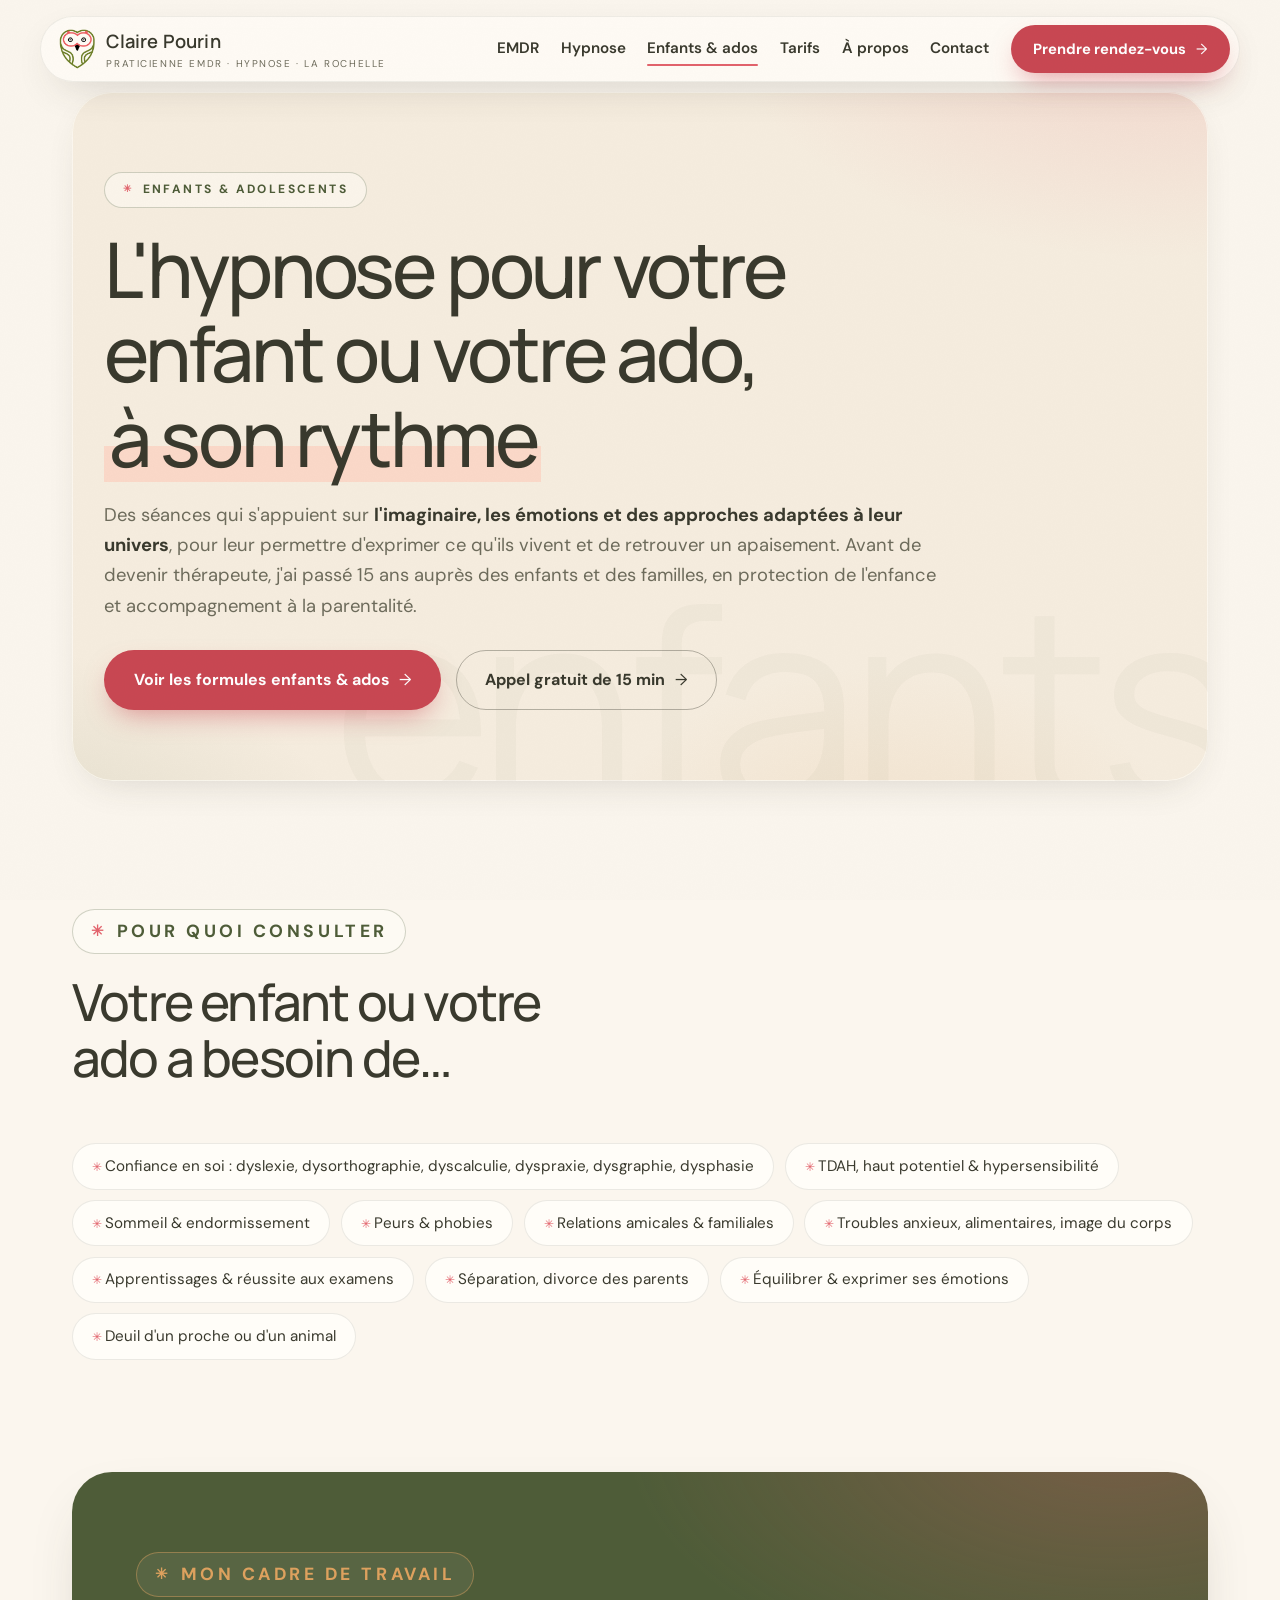
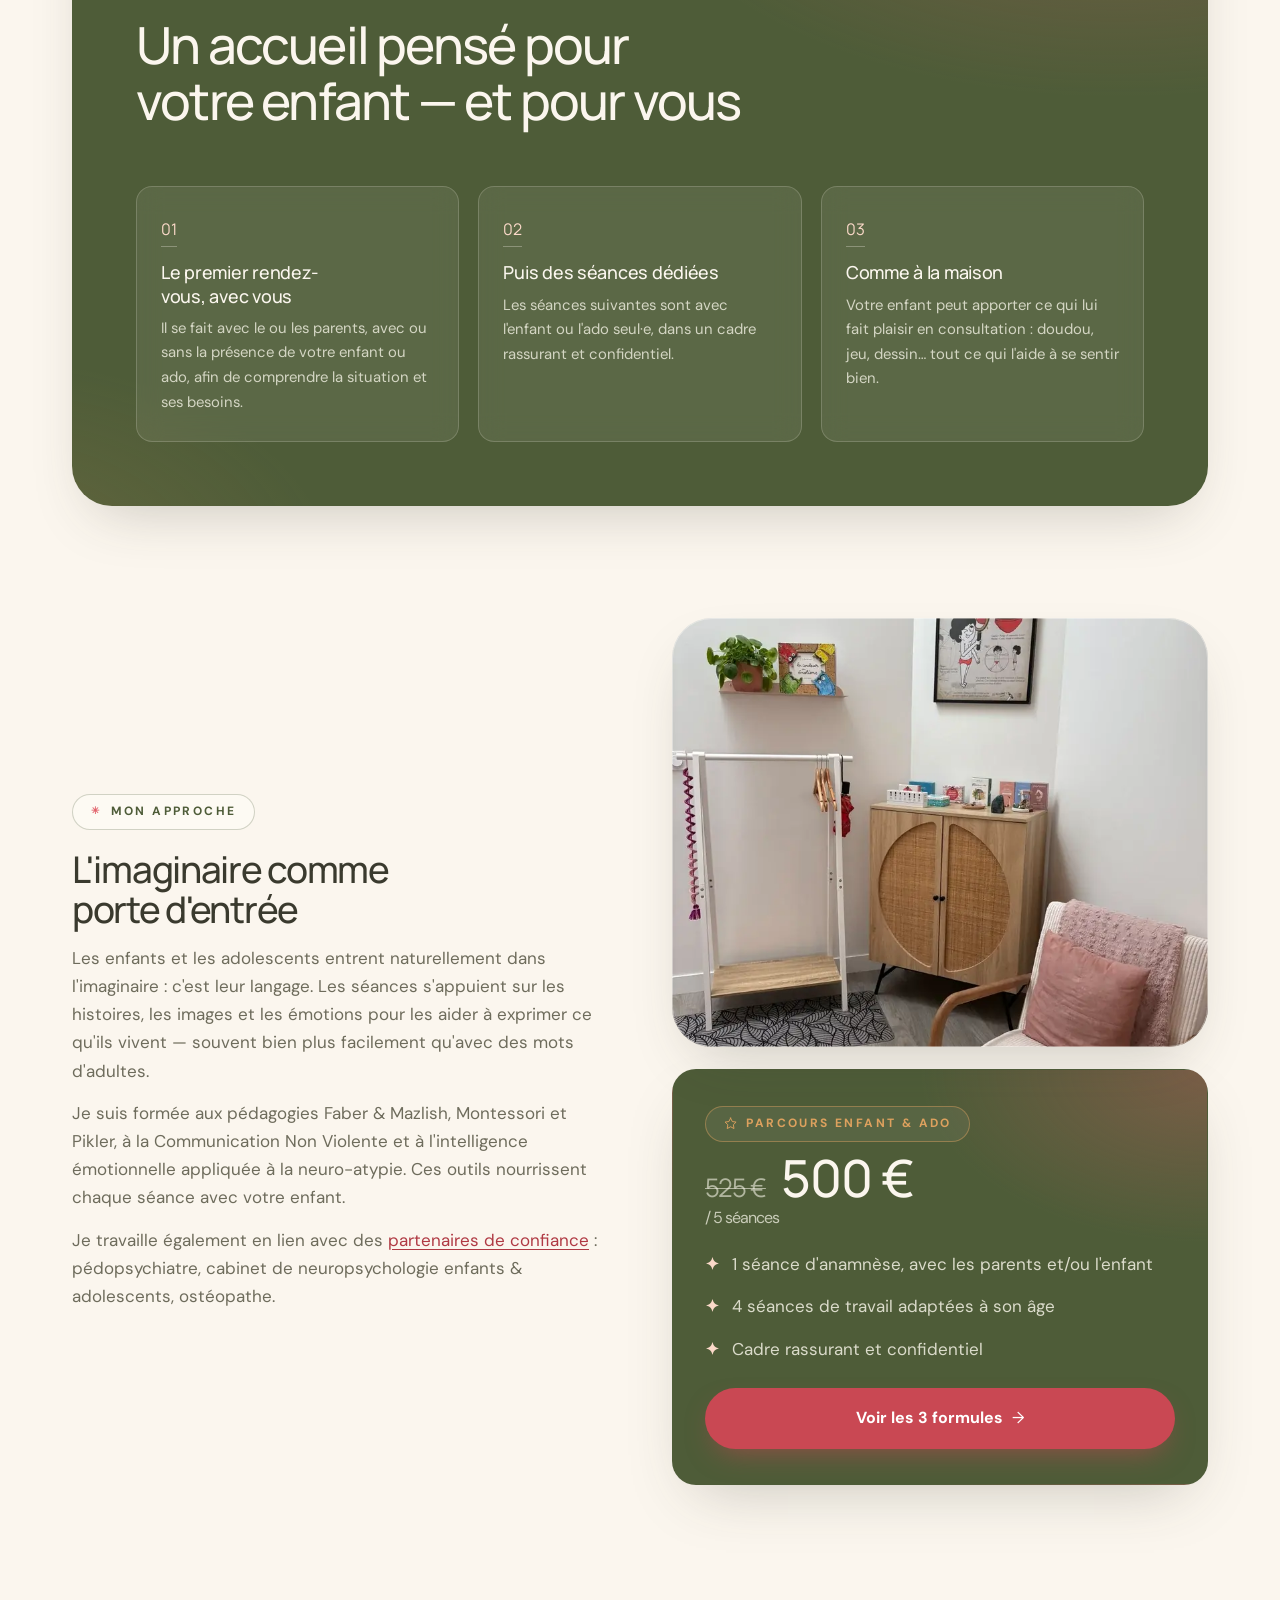
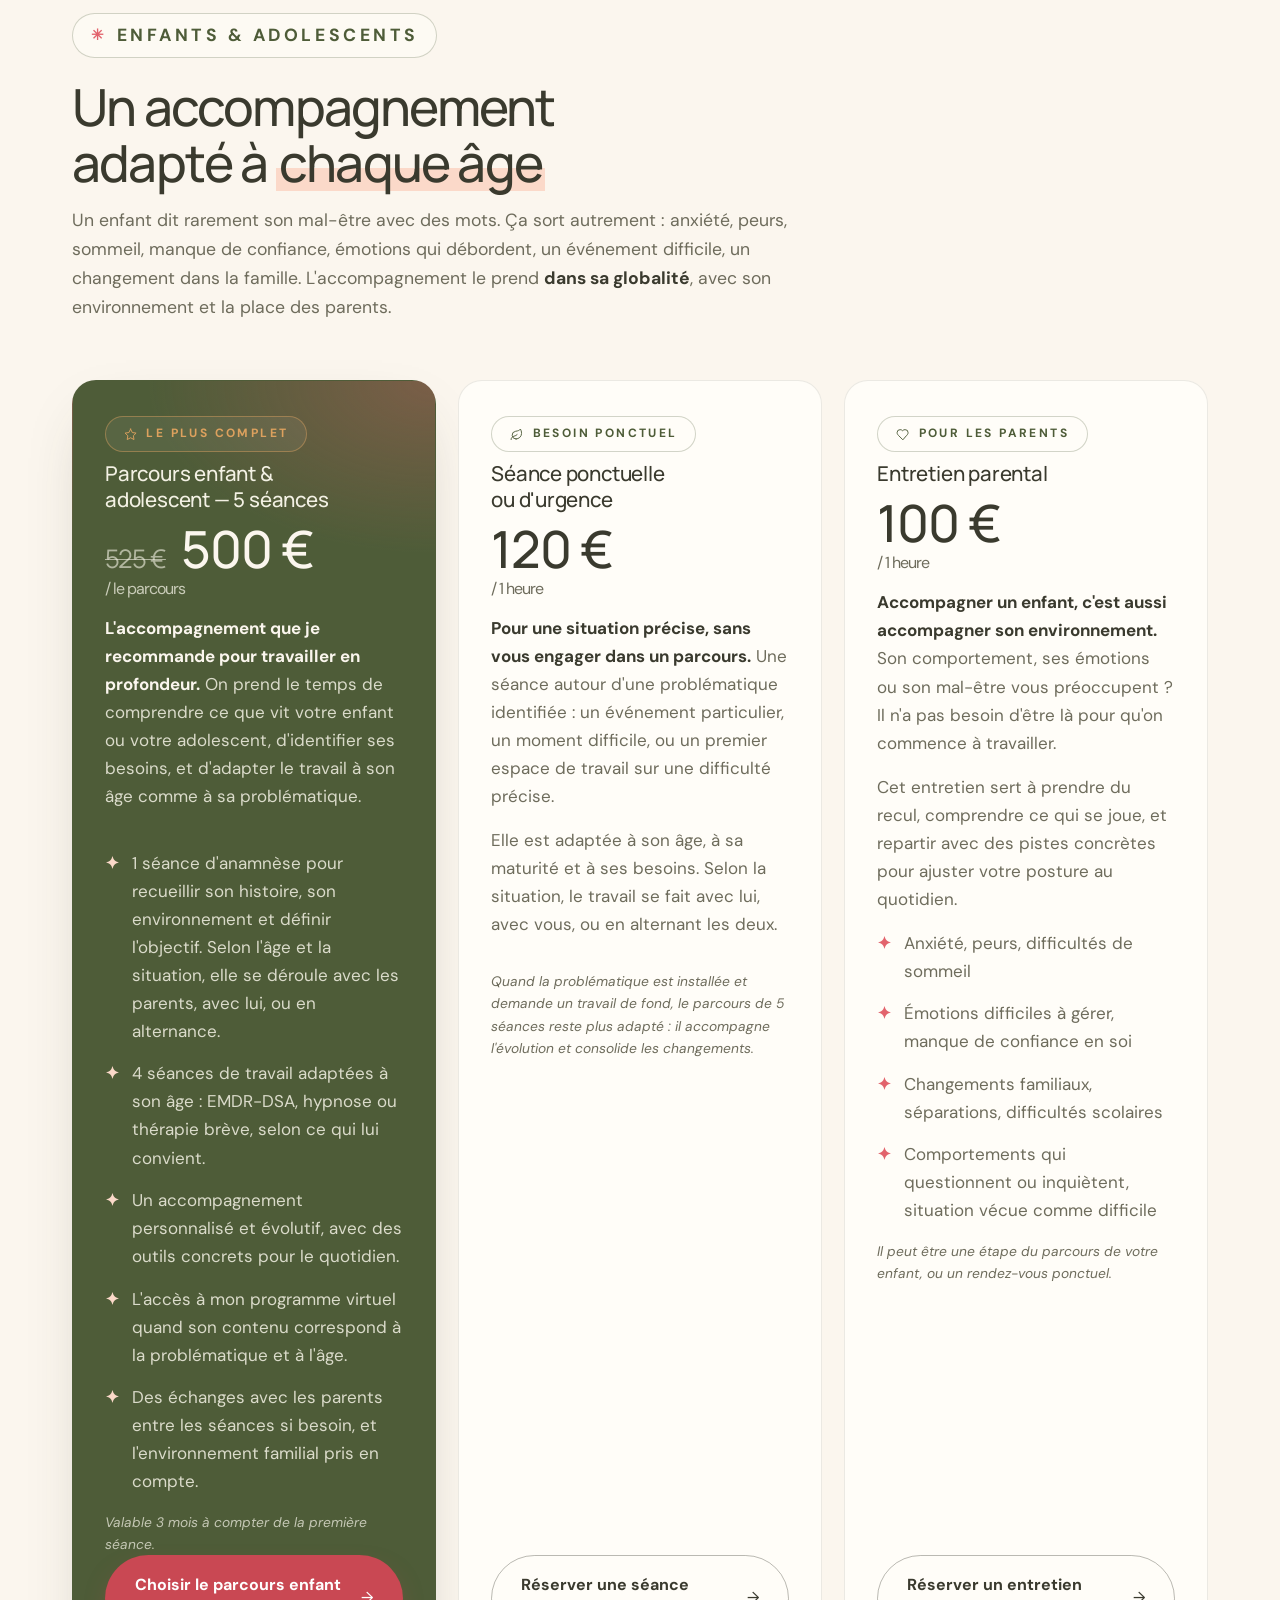
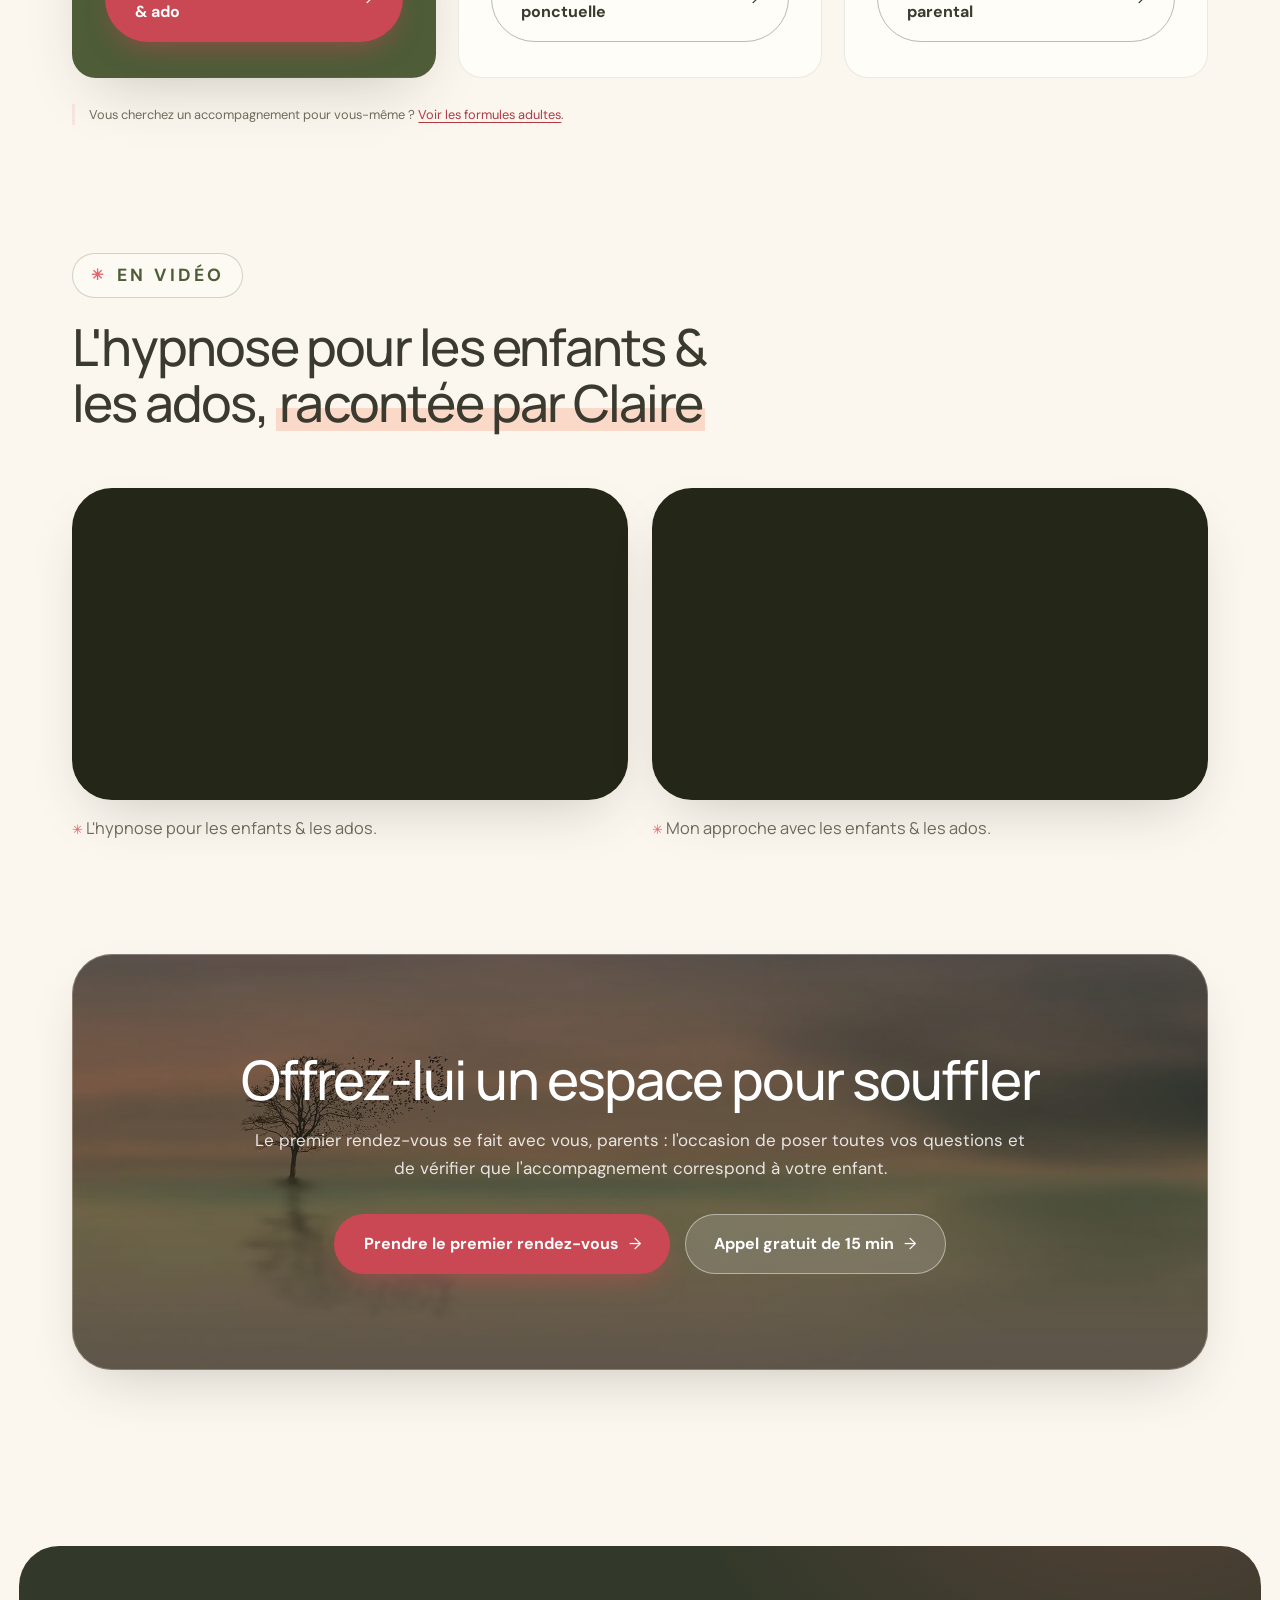
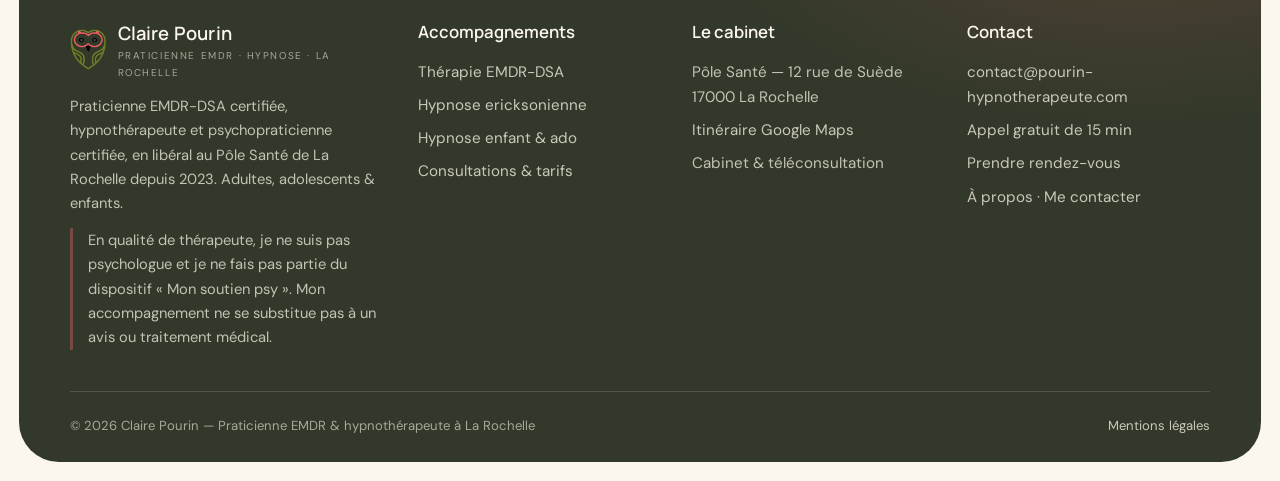
<file: hypnose-enfant-adolescent.html>
<!DOCTYPE html>
<html lang="fr">
<head>
<meta charset="UTF-8">
<meta name="viewport" content="width=device-width, initial-scale=1.0">
<title>Enfants, ados & parents — EMDR et hypnose à La Rochelle | Claire Pourin</title>
<meta name="description" content="Hypnothérapie pour enfants et adolescents à La Rochelle : confiance en soi, troubles dys, TDAH, peurs, sommeil, émotions, séparation des parents. Premier rendez-vous avec les parents. Claire Pourin, 15 ans d'expérience auprès des enfants.">
<meta name="robots" content="index, follow, max-image-preview:large, max-snippet:-1">
<meta name="theme-color" content="#FBF6EE">
<link rel="canonical" href="https://pourin-hypnotherapeute.com/hypnose-enfant-adolescent">
<meta property="og:type" content="website">
<meta property="og:site_name" content="Claire Pourin — Praticienne EMDR & hypnothérapeute">
<meta property="og:locale" content="fr_FR">
<meta property="og:url" content="https://pourin-hypnotherapeute.com/hypnose-enfant-adolescent">
<meta property="og:title" content="Hypnose enfant & adolescent à La Rochelle">
<meta property="og:description" content="Des séances adaptées à leur univers. Parcours de 5 séances à 500 €, séance ponctuelle à 120 €, entretien parental à 100 €.">
<meta property="og:image" content="https://pourin-hypnotherapeute.com/input/og-image.jpg">
<meta name="twitter:card" content="summary_large_image">
<link rel="icon" href="/input/favicon.ico" sizes="any">
<link rel="icon" type="image/png" sizes="32x32" href="/input/favicon-32.png">
<link rel="icon" type="image/png" sizes="16x16" href="/input/favicon-16.png">
<link rel="apple-touch-icon" href="/input/apple-touch-icon.png">
<link rel="preconnect" href="https://fonts.googleapis.com">
<link rel="preconnect" href="https://fonts.gstatic.com" crossorigin>
<link href="https://fonts.googleapis.com/css2?family=DM+Sans:wght@400..700&family=Manrope:wght@400..800&display=swap" rel="stylesheet">
<link rel="stylesheet" href="/styles.css?v=9">
<script type="application/ld+json">
{"@context":"https://schema.org","@graph":[
{"@type":"Service","@id":"https://pourin-hypnotherapeute.com/hypnose-enfant-adolescent#service","name":"Hypnothérapie pour enfants et adolescents à La Rochelle","serviceType":"Hypnothérapie enfant et adolescent","provider":{"@id":"https://pourin-hypnotherapeute.com/#cabinet"},"areaServed":"La Rochelle et alentours","description":"Séances d'hypnose adaptées aux enfants et adolescents : confiance en soi, troubles dys, TDAH, peurs, sommeil, émotions, séparation. Premier rendez-vous avec les parents, séances suivantes dédiées à l'enfant dans un cadre rassurant et confidentiel.","offers":{"@type":"Offer","price":"100","priceCurrency":"EUR","description":"Séance d'une heure"}},
{"@type":"BreadcrumbList","itemListElement":[
{"@type":"ListItem","position":1,"name":"Accueil","item":"https://pourin-hypnotherapeute.com/"},
{"@type":"ListItem","position":2,"name":"Hypnose enfant & adolescent","item":"https://pourin-hypnotherapeute.com/hypnose-enfant-adolescent"}]}
]}
</script>
<script type="application/ld+json">
{"@context":"https://schema.org","@graph":[
{"@type":"VideoObject","name":"L'hypnose pour les enfants et les ados","description":"Claire Pourin, hypnothérapeute à La Rochelle, présente l'hypnose pour les enfants et les adolescents.","thumbnailUrl":"https://i.ytimg.com/vi/o3VxpY_CVPw/maxresdefault.jpg","uploadDate":"2022-11-17","embedUrl":"https://www.youtube-nocookie.com/embed/o3VxpY_CVPw","publisher":{"@id":"https://pourin-hypnotherapeute.com/#cabinet"}},
{"@type":"VideoObject","name":"Mon approche avec les enfants et les ados","description":"Claire Pourin présente son approche thérapeutique avec les enfants et les adolescents : imaginaire, émotions et outils adaptés à leur univers.","thumbnailUrl":"https://i.ytimg.com/vi/jqQ-ALjmwu8/maxresdefault.jpg","uploadDate":"2022-11-19","embedUrl":"https://www.youtube-nocookie.com/embed/jqQ-ALjmwu8","publisher":{"@id":"https://pourin-hypnotherapeute.com/#cabinet"}}
]}
</script>
</head>
<body>

<header class="site-header">
  <div class="wrap">
    <a class="brand" href="/">
      <img src="/input/logo.png" alt="Logo Claire Pourin — chouette" width="42" height="47">
      <span><b>Claire Pourin</b><span>Praticienne EMDR · Hypnose · La Rochelle</span></span>
    </a>
    <button class="nav-toggle" type="button" aria-label="Ouvrir le menu" aria-expanded="false" aria-controls="site-nav"><span></span><span></span><span></span></button>
    <nav class="site-nav" id="site-nav" aria-label="Navigation principale">
      <a href="/emdr-la-rochelle">EMDR</a>
      <a href="/hypnose-la-rochelle">Hypnose</a>
      <a href="/hypnose-enfant-adolescent" aria-current="page">Enfants&nbsp;&amp;&nbsp;ados</a>
      <a href="/tarifs">Tarifs</a>
      <a href="/a-propos">À&nbsp;propos</a>
      <a href="/contact">Contact</a>
      <a class="btn btn-primary" href="https://calendly.com/clairepourinhypnotherapeute/votrerendezvous" target="_blank" rel="noopener">Prendre rendez-vous</a>
    </nav>
  </div>
</header>

<main>

<section class="page-hero" data-ghost="enfants">
  <div class="wrap">
    <p class="eyebrow">Enfants &amp; adolescents</p>
    <h1>L'hypnose pour votre enfant ou votre ado, <em>à son rythme</em></h1>
    <p class="lead">Des séances qui s'appuient sur <strong>l'imaginaire, les émotions et des approches adaptées à leur univers</strong>, pour leur permettre d'exprimer ce qu'ils vivent et de retrouver un apaisement. Avant de devenir thérapeute, j'ai passé 15 ans auprès des enfants et des familles, en protection de l'enfance et accompagnement à la parentalité.</p>
    <div class="hero-ctas">
      <a class="btn btn-primary" href="#formules">Voir les formules enfants &amp; ados</a>
      <a class="btn btn-ghost" href="https://calendly.com/al-proux/60min" target="_blank" rel="noopener">Appel gratuit de 15&nbsp;min</a>
    </div>
  </div>
</section>

<section>
  <div class="wrap">
    <div class="section-head reveal">
      <p class="eyebrow">Pour quoi consulter</p>
      <h2>Votre enfant ou votre ado a besoin de…</h2>
    </div>
    <div class="chips reveal">
      <span class="chip">Confiance en soi : dyslexie, dysorthographie, dyscalculie, dyspraxie, dysgraphie, dysphasie</span>
      <span class="chip">TDAH, haut potentiel &amp; hypersensibilité</span>
      <span class="chip">Sommeil &amp; endormissement</span>
      <span class="chip">Peurs &amp; phobies</span>
      <span class="chip">Relations amicales &amp; familiales</span>
      <span class="chip">Troubles anxieux, alimentaires, image du corps</span>
      <span class="chip">Apprentissages &amp; réussite aux examens</span>
      <span class="chip">Séparation, divorce des parents</span>
      <span class="chip">Équilibrer &amp; exprimer ses émotions</span>
      <span class="chip">Deuil d'un proche ou d'un animal</span>
    </div>
  </div>
</section>

<section style="padding-top:0">
  <div class="wrap">
    <div class="band" style="padding:clamp(2.4rem,5vw,4rem)">
      <div class="section-head reveal">
        <p class="eyebrow">Mon cadre de travail</p>
        <h2>Un accueil pensé pour votre enfant — et pour vous</h2>
      </div>
      <div class="steps" style="grid-template-columns:repeat(3,1fr)">
        <div class="step reveal">
          <h3>Le premier rendez-vous, avec vous</h3>
          <p>Il se fait avec le ou les parents, avec ou sans la présence de votre enfant ou ado, afin de comprendre la situation et ses besoins.</p>
        </div>
        <div class="step reveal">
          <h3>Puis des séances dédiées</h3>
          <p>Les séances suivantes sont avec l'enfant ou l'ado seul·e, dans un cadre rassurant et confidentiel.</p>
        </div>
        <div class="step reveal">
          <h3>Comme à la maison</h3>
          <p>Votre enfant peut apporter ce qui lui fait plaisir en consultation : doudou, jeu, dessin… tout ce qui l'aide à se sentir bien.</p>
        </div>
      </div>
    </div>
  </div>
</section>

<section style="padding-top:0">
  <div class="wrap split">
    <div class="prose reveal">
      <p class="eyebrow">Mon approche</p>
      <h2 style="margin-top:0">L'imaginaire comme porte d'entrée</h2>
      <p>Les enfants et les adolescents entrent naturellement dans l'imaginaire : c'est leur langage. Les séances s'appuient sur les histoires, les images et les émotions pour les aider à exprimer ce qu'ils vivent — souvent bien plus facilement qu'avec des mots d'adultes.</p>
      <p>Je suis formée aux pédagogies Faber &amp; Mazlish, Montessori et Pikler, à la Communication Non Violente et à l'intelligence émotionnelle appliquée à la neuro-atypie. Ces outils nourrissent chaque séance avec votre enfant.</p>
      <p>Je travaille également en lien avec des <a href="/a-propos#partenariats">partenaires de confiance</a> : pédopsychiatre, cabinet de neuropsychologie enfants &amp; adolescents, ostéopathe.</p>
    </div>
    <div>
    <div class="visual is-short reveal" style="margin-bottom:1.4rem">
      <img src="/input/cabinet-3.webp" alt="L'espace dédié aux enfants et aux adolescents dans le cabinet de Claire Pourin à La Rochelle" width="800" height="1066" loading="lazy">
    </div>
    <div class="price-card is-featured reveal">
      <p class="eyebrow" style="margin-bottom:0"><svg class="icon" viewBox="0 0 24 24" aria-hidden="true" focusable="false"><path d="M12 2l3.09 6.26L22 9.27l-5 4.87 1.18 6.88L12 17.77l-6.18 3.25L7 14.14 2 9.27l6.91-1.01L12 2z"/></svg> Parcours enfant &amp; ado</p>
      <div class="price"><span class="price-was">525&nbsp;€</span> 500&nbsp;€ <small>/&nbsp;5&nbsp;séances</small></div>
      <ul class="infolist" style="margin-top:1rem">
        <li><span class="ico">✦</span><span>1 séance d'anamnèse, avec les parents et/ou l'enfant</span></li>
        <li><span class="ico">✦</span><span>4 séances de travail adaptées à son âge</span></li>
        <li><span class="ico">✦</span><span>Cadre rassurant et confidentiel</span></li>
      </ul>
      <a class="btn btn-primary" style="margin-top:1.6rem" href="#formules">Voir les 3 formules</a>
    </div>
    </div>
  </div>
</section>

<section id="formules" style="padding-top:0">
  <div class="wrap">
    <div class="section-head reveal">
      <p class="eyebrow">Enfants &amp; adolescents</p>
      <h2>Un accompagnement adapté à <em>chaque âge</em></h2>
      <p>Un enfant dit rarement son mal-être avec des mots. Ça sort autrement : anxiété, peurs, sommeil, manque de confiance, émotions qui débordent, un événement difficile, un changement dans la famille. L'accompagnement le prend <strong>dans sa globalité</strong>, avec son environnement et la place des parents.</p>
    </div>
    <div class="price-cards">

      <article class="price-card is-featured reveal">
        <p class="eyebrow" style="margin-bottom:0"><svg class="icon" viewBox="0 0 24 24" aria-hidden="true" focusable="false"><path d="M12 2l3.09 6.26L22 9.27l-5 4.87 1.18 6.88L12 17.77l-6.18 3.25L7 14.14 2 9.27l6.91-1.01L12 2z"/></svg> LE PLUS COMPLET</p>
        <h3 class="price-title">Parcours enfant &amp; adolescent — 5 séances</h3>
        <div class="price"><span class="price-was">525&nbsp;€</span> 500&nbsp;€ <small>/&nbsp;le&nbsp;parcours</small></div>
        <p style="margin:.6rem 0 1rem"><strong>L'accompagnement que je recommande pour travailler en profondeur.</strong> On prend le temps de comprendre ce que vit votre enfant ou votre adolescent, d'identifier ses besoins, et d'adapter le travail à son âge comme à sa problématique.</p>
        <ul class="infolist">
          <li><span class="ico">✦</span><span>1 séance d'anamnèse pour recueillir son histoire, son environnement et définir l'objectif. Selon l'âge et la situation, elle se déroule avec les parents, avec lui, ou en alternance.</span></li>
          <li><span class="ico">✦</span><span>4 séances de travail adaptées à son âge : EMDR-DSA, hypnose ou thérapie brève, selon ce qui lui convient.</span></li>
          <li><span class="ico">✦</span><span>Un accompagnement personnalisé et évolutif, avec des outils concrets pour le quotidien.</span></li>
          <li><span class="ico">✦</span><span>L'accès à mon programme virtuel quand son contenu correspond à la problématique et à l'âge.</span></li>
          <li><span class="ico">✦</span><span>Des échanges avec les parents entre les séances si besoin, et l'environnement familial pris en compte.</span></li>
        </ul>
        <p class="price-note">Valable 3 mois à compter de la première séance.</p>
        <a class="btn btn-primary" style="margin-top:auto" href="https://calendly.com/clairepourinhypnotherapeute/votrerendezvous" target="_blank" rel="noopener">Choisir le parcours enfant &amp; ado</a>
      </article>

      <article class="price-card reveal">
        <p class="eyebrow" style="margin-bottom:0"><svg class="icon" viewBox="0 0 24 24" aria-hidden="true" focusable="false"><path d="M11 20A7 7 0 0 1 9.8 6.1C15.5 5 17 4.48 19 2c1 2 2 4.18 2 8 0 5.5-4.78 10-10 10Z"/><path d="M2 21c0-3 1.85-5.36 5.08-6C9.5 14.52 12 13 13 12"/></svg> BESOIN PONCTUEL</p>
        <h3 class="price-title">Séance ponctuelle ou d'urgence</h3>
        <div class="price">120&nbsp;€ <small>/&nbsp;1&nbsp;heure</small></div>
        <p style="margin:.6rem 0 1rem"><strong>Pour une situation précise, sans vous engager dans un parcours.</strong> Une séance autour d'une problématique identifiée : un événement particulier, un moment difficile, ou un premier espace de travail sur une difficulté précise.</p>
        <p style="margin:0 0 1rem">Elle est adaptée à son âge, à sa maturité et à ses besoins. Selon la situation, le travail se fait avec lui, avec vous, ou en alternant les deux.</p>
        <p class="price-note">Quand la problématique est installée et demande un travail de fond, le parcours de 5 séances reste plus adapté : il accompagne l'évolution et consolide les changements.</p>
        <a class="btn btn-ghost" style="margin-top:auto" href="https://calendly.com/clairepourinhypnotherapeute/votrerendezvous" target="_blank" rel="noopener">Réserver une séance ponctuelle</a>
      </article>

      <article class="price-card reveal">
        <p class="eyebrow" style="margin-bottom:0"><svg class="icon" viewBox="0 0 24 24" aria-hidden="true" focusable="false"><path d="M19 14c1.49-1.46 3-3.21 3-5.5A5.5 5.5 0 0 0 16.5 3c-1.76 0-3 .5-4.5 2-1.5-1.5-2.74-2-4.5-2A5.5 5.5 0 0 0 2 8.5c0 2.3 1.5 4.05 3 5.5l7 7Z"/></svg> POUR LES PARENTS</p>
        <h3 class="price-title">Entretien parental</h3>
        <div class="price">100&nbsp;€ <small>/&nbsp;1&nbsp;heure</small></div>
        <p style="margin:.6rem 0 1rem"><strong>Accompagner un enfant, c'est aussi accompagner son environnement.</strong> Son comportement, ses émotions ou son mal-être vous préoccupent&nbsp;? Il n'a pas besoin d'être là pour qu'on commence à travailler.</p>
        <p style="margin:0 0 1rem">Cet entretien sert à prendre du recul, comprendre ce qui se joue, et repartir avec des pistes concrètes pour ajuster votre posture au quotidien.</p>
        <ul class="infolist" style="margin-top:0">
          <li><span class="ico">✦</span><span>Anxiété, peurs, difficultés de sommeil</span></li>
          <li><span class="ico">✦</span><span>Émotions difficiles à gérer, manque de confiance en soi</span></li>
          <li><span class="ico">✦</span><span>Changements familiaux, séparations, difficultés scolaires</span></li>
          <li><span class="ico">✦</span><span>Comportements qui questionnent ou inquiètent, situation vécue comme difficile</span></li>
        </ul>
        <p class="price-note">Il peut être une étape du parcours de votre enfant, ou un rendez-vous ponctuel.</p>
        <a class="btn btn-ghost" style="margin-top:auto" href="https://calendly.com/clairepourinhypnotherapeute/votrerendezvous" target="_blank" rel="noopener">Réserver un entretien parental</a>
      </article>

    </div>
    <p class="disclaimer reveal" style="margin-top:1.6rem">Vous cherchez un accompagnement pour vous-même&nbsp;? <a href="/tarifs">Voir les formules adultes</a>.</p>
  </div>
</section>

<section style="padding-top:0">
  <div class="wrap">
    <div class="section-head reveal">
      <p class="eyebrow">En vidéo</p>
      <h2>L'hypnose pour les enfants &amp; les ados, <em>racontée par Claire</em></h2>
    </div>
    <div class="videos-2">
      <div class="reveal">
        <div class="video-embed">
        <iframe data-src="https://www.youtube-nocookie.com/embed/o3VxpY_CVPw" title="L'hypnose pour les enfants et les ados" width="960" height="540" style="width:100%;border:0;border-radius:clamp(24px,3.5vw,40px);aspect-ratio:16/9" loading="lazy" allow="accelerometer; autoplay; clipboard-write; encrypted-media; gyroscope; picture-in-picture" allowfullscreen referrerpolicy="strict-origin-when-cross-origin"></iframe>
      </div>
        <p class="video-caption">L'hypnose pour les enfants &amp; les ados.</p>
      </div>
      <div class="reveal">
        <div class="video-embed">
        <iframe data-src="https://www.youtube-nocookie.com/embed/jqQ-ALjmwu8" title="Mon approche avec les enfants et les ados" width="960" height="540" style="width:100%;border:0;border-radius:clamp(24px,3.5vw,40px);aspect-ratio:16/9" loading="lazy" allow="accelerometer; autoplay; clipboard-write; encrypted-media; gyroscope; picture-in-picture" allowfullscreen referrerpolicy="strict-origin-when-cross-origin"></iframe>
      </div>
        <p class="video-caption">Mon approche avec les enfants &amp; les ados.</p>
      </div>
    </div>
  </div>
</section>

<section style="padding-top:0">
  <div class="wrap">
    <div class="cta-final reveal">
      <h2>Offrez-lui un espace pour souffler</h2>
      <p>Le premier rendez-vous se fait avec vous, parents : l'occasion de poser toutes vos questions et de vérifier que l'accompagnement correspond à votre enfant.</p>
      <div class="hero-ctas">
        <a class="btn btn-primary" href="https://calendly.com/clairepourinhypnotherapeute/votrerendezvous" target="_blank" rel="noopener">Prendre le premier rendez-vous</a>
        <a class="btn btn-light" href="https://calendly.com/al-proux/60min" target="_blank" rel="noopener">Appel gratuit de 15&nbsp;min</a>
      </div>
    </div>
  </div>
</section>

</main>

<footer class="site-footer">
  <div class="wrap">
    <div class="footer-grid">
      <div class="about-col">
        <a class="brand" href="/">
          <img src="/input/logo.png" alt="" width="42" height="47" loading="lazy">
          <span><b>Claire Pourin</b><span>Praticienne EMDR · Hypnose · La Rochelle</span></span>
        </a>
        <p>Praticienne EMDR-DSA certifiée, hypnothérapeute et psychopraticienne certifiée, en libéral au Pôle Santé de La Rochelle depuis 2023. Adultes, adolescents &amp; enfants.</p>
        <p class="disclaimer">En qualité de thérapeute, je ne suis pas psychologue et je ne fais pas partie du dispositif «&nbsp;Mon soutien psy&nbsp;». Mon accompagnement ne se substitue pas à un avis ou traitement médical.</p>
      </div>
      <div>
        <p class="footer-heading">Accompagnements</p>
        <ul>
          <li><a href="/emdr-la-rochelle">Thérapie EMDR-DSA</a></li>
          <li><a href="/hypnose-la-rochelle">Hypnose ericksonienne</a></li>
          <li><a href="/hypnose-enfant-adolescent">Hypnose enfant &amp; ado</a></li>
          <li><a href="/tarifs">Consultations &amp; tarifs</a></li>
        </ul>
      </div>
      <div>
        <p class="footer-heading">Le cabinet</p>
        <ul>
          <li>Pôle Santé — 12 rue de Suède<br>17000 La Rochelle</li>
          <li><a href="https://www.google.com/maps/search/?api=1&query=12+rue+de+Su%C3%A8de+17000+La+Rochelle" target="_blank" rel="noopener">Itinéraire Google Maps</a></li>
          <li>Cabinet &amp; téléconsultation</li>
        </ul>
      </div>
      <div>
        <p class="footer-heading">Contact</p>
        <ul>
          <li><a href="mailto:contact@pourin-hypnotherapeute.com">contact@pourin-hypnotherapeute.com</a></li>
          <li><a href="https://calendly.com/al-proux/60min" target="_blank" rel="noopener">Appel gratuit de 15 min</a></li>
          <li><a href="https://calendly.com/clairepourinhypnotherapeute/votrerendezvous" target="_blank" rel="noopener">Prendre rendez-vous</a></li>
          <li><a href="/a-propos">À propos</a> · <a href="/contact">Me contacter</a></li>
        </ul>
      </div>
    </div>
    <div class="footer-legal">
      <span>© 2026 Claire Pourin — Praticienne EMDR &amp; hypnothérapeute à La Rochelle</span>
      <span><a href="/mentions-legales">Mentions légales</a></span>
    </div>
  </div>
</footer>

<div class="mobile-cta">
  <a class="btn btn-ghost" href="https://calendly.com/al-proux/60min" target="_blank" rel="noopener">Appel gratuit</a>
  <a class="btn btn-primary" href="https://calendly.com/clairepourinhypnotherapeute/votrerendezvous" target="_blank" rel="noopener">Prendre RDV</a>
</div>

<script src="/main.js" defer></script>
<script src="/calendly-popup.js" defer></script>
</body>
</html>
</file>
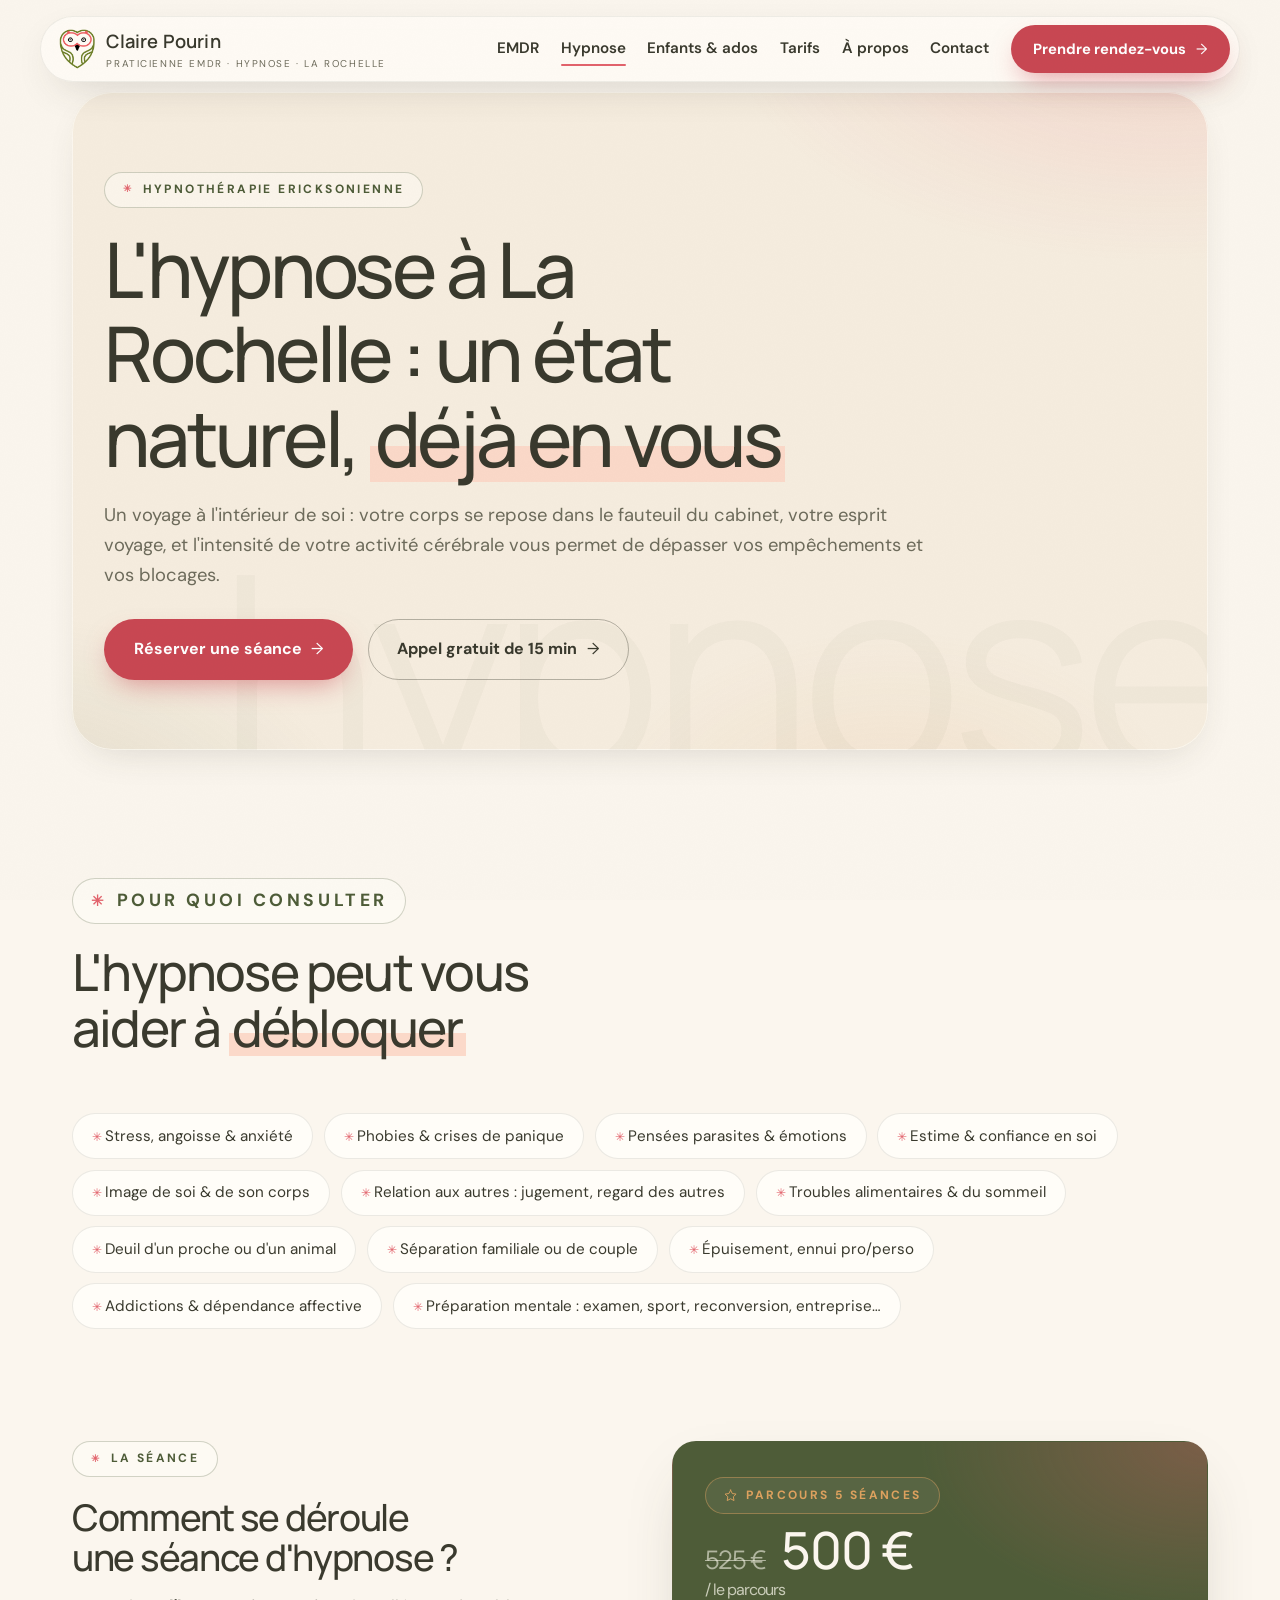
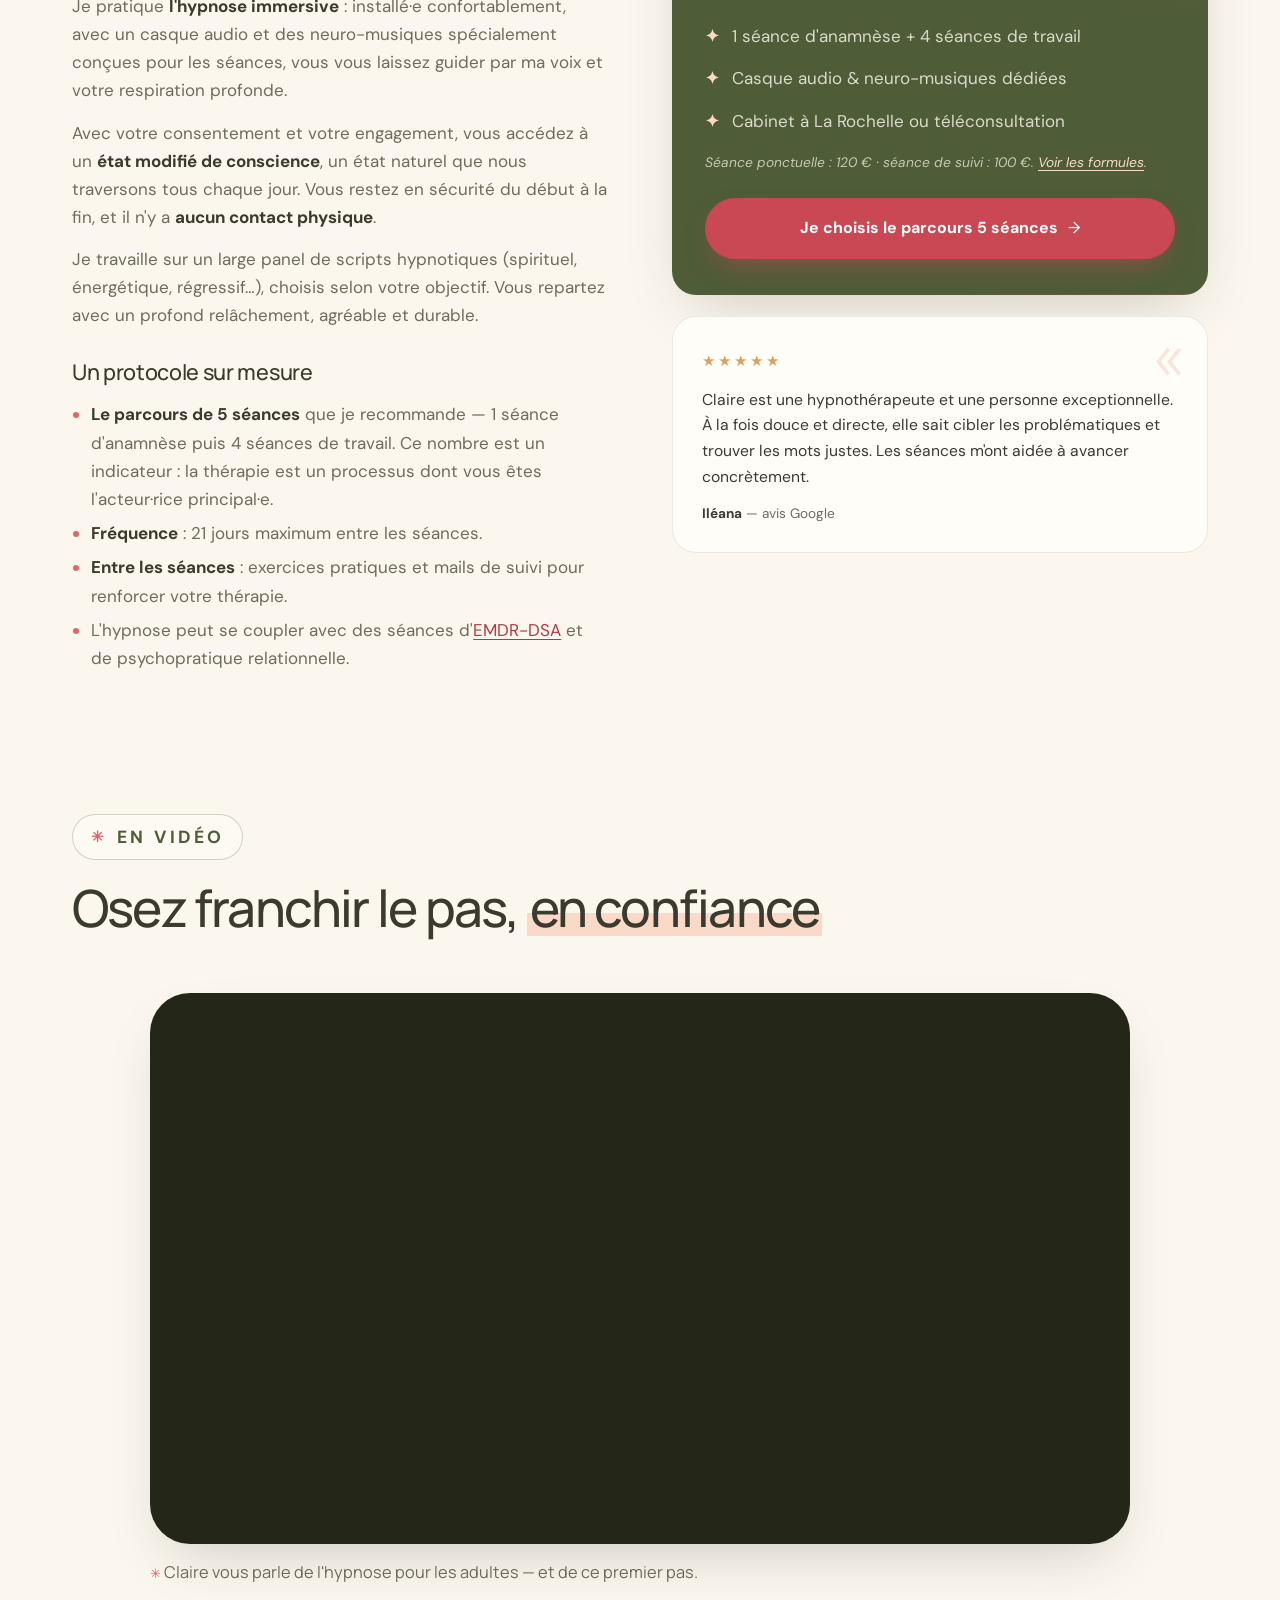
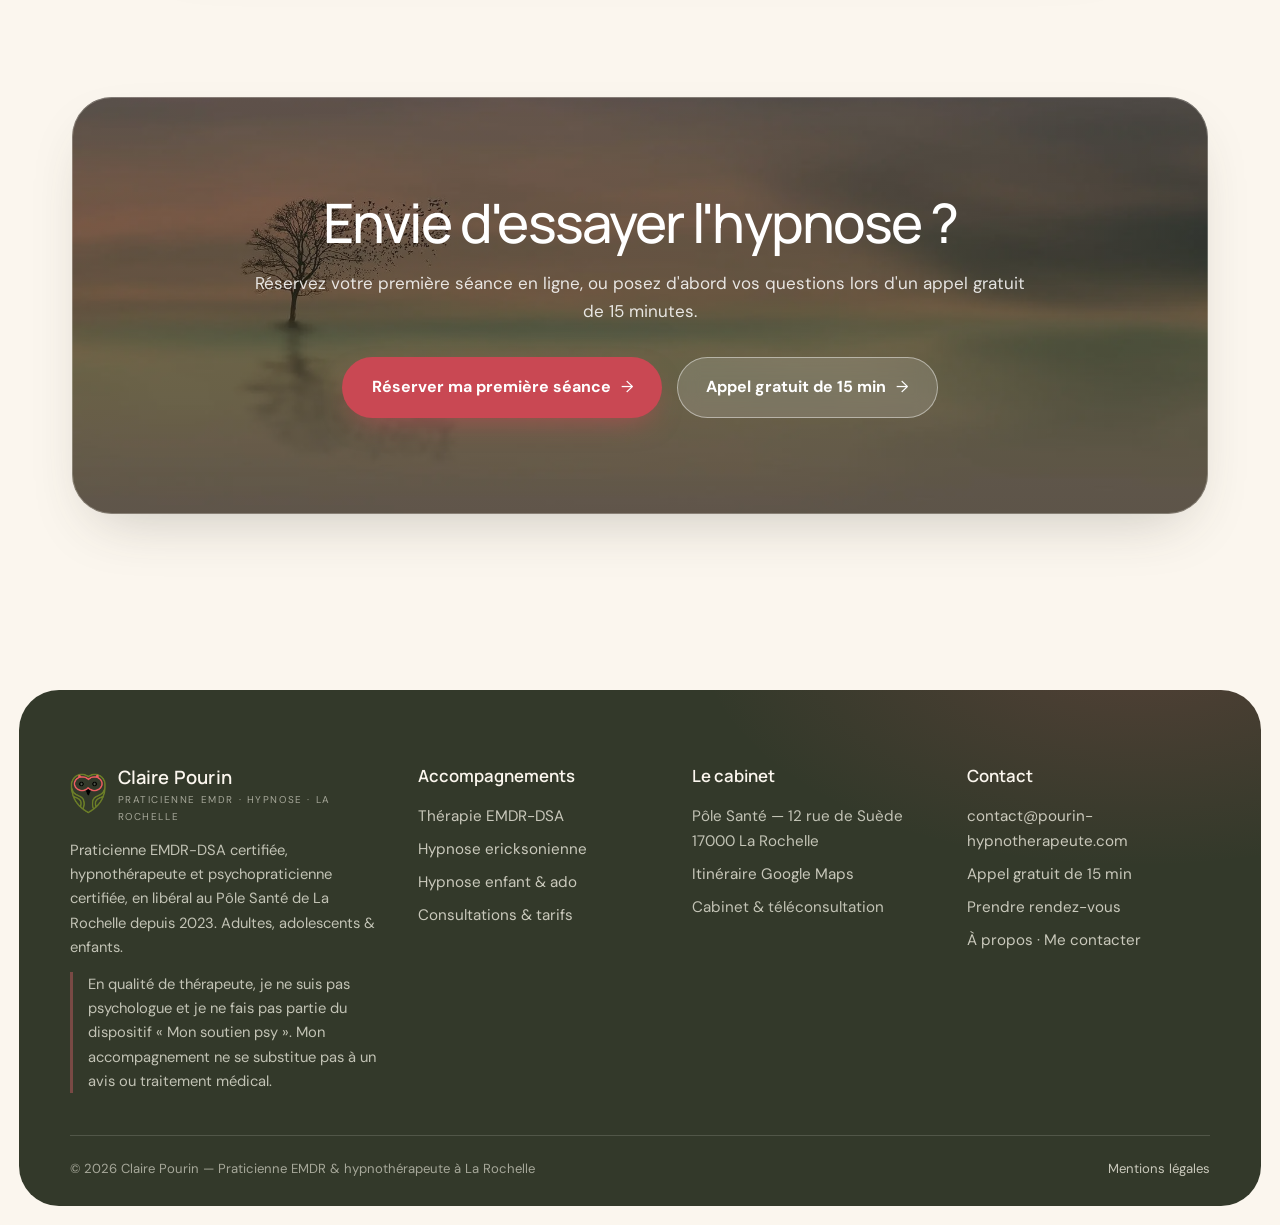
<file: hypnose-la-rochelle.html>
<!DOCTYPE html>
<html lang="fr">
<head>
<meta charset="UTF-8">
<meta name="viewport" content="width=device-width, initial-scale=1.0">
<title>Hypnose à La Rochelle — Hypnothérapie ericksonienne | Claire Pourin</title>
<meta name="description" content="Séances d'hypnose ericksonienne à La Rochelle avec Claire Pourin, praticienne certifiée en hypnose ericksonienne niveau 2 : stress, anxiété, phobies, confiance en soi, sommeil, addictions. Hypnose immersive, parcours de 5 séances à 500 €. Cabinet ou téléconsultation.">
<meta name="robots" content="index, follow, max-image-preview:large, max-snippet:-1">
<meta name="theme-color" content="#FBF6EE">
<link rel="canonical" href="https://pourin-hypnotherapeute.com/hypnose-la-rochelle">
<meta property="og:type" content="website">
<meta property="og:site_name" content="Claire Pourin — Praticienne EMDR & hypnothérapeute">
<meta property="og:locale" content="fr_FR">
<meta property="og:url" content="https://pourin-hypnotherapeute.com/hypnose-la-rochelle">
<meta property="og:title" content="Hypnose à La Rochelle — Hypnothérapie ericksonienne">
<meta property="og:description" content="Hypnose ericksonienne immersive à La Rochelle : stress, anxiété, phobies, confiance en soi. Parcours de 5 séances à 500 €.">
<meta property="og:image" content="https://pourin-hypnotherapeute.com/input/og-image.jpg">
<meta name="twitter:card" content="summary_large_image">
<link rel="icon" href="/input/favicon.ico" sizes="any">
<link rel="icon" type="image/png" sizes="32x32" href="/input/favicon-32.png">
<link rel="icon" type="image/png" sizes="16x16" href="/input/favicon-16.png">
<link rel="apple-touch-icon" href="/input/apple-touch-icon.png">
<link rel="preconnect" href="https://fonts.googleapis.com">
<link rel="preconnect" href="https://fonts.gstatic.com" crossorigin>
<link href="https://fonts.googleapis.com/css2?family=DM+Sans:wght@400..700&family=Manrope:wght@400..800&display=swap" rel="stylesheet">
<link rel="stylesheet" href="/styles.css?v=9">
<script type="application/ld+json">
{"@context":"https://schema.org","@graph":[
{"@type":"Service","@id":"https://pourin-hypnotherapeute.com/hypnose-la-rochelle#service","name":"Hypnothérapie ericksonienne à La Rochelle","serviceType":"Hypnothérapie","provider":{"@id":"https://pourin-hypnotherapeute.com/#cabinet"},"areaServed":"La Rochelle et alentours","description":"Séances d'hypnose ericksonienne immersive pour adultes : stress, anxiété, phobies, confiance en soi, sommeil, addictions, préparation mentale. Parcours recommandé de 5 séances d'une heure à 500 € ; séance ponctuelle 120 € ; séance de suivi 100 €.","offers":[{"@type":"Offer","name":"Parcours 5 séances","price":"500","priceCurrency":"EUR","description":"1 séance d'anamnèse et 4 séances de travail thérapeutique, valable 3 mois"},{"@type":"Offer","name":"Séance ponctuelle ou d'urgence","price":"120","priceCurrency":"EUR","description":"Séance d'une heure"},{"@type":"Offer","name":"Séance de suivi","price":"100","priceCurrency":"EUR","description":"Réservée aux personnes déjà accompagnées"}]},
{"@type":"BreadcrumbList","itemListElement":[
{"@type":"ListItem","position":1,"name":"Accueil","item":"https://pourin-hypnotherapeute.com/"},
{"@type":"ListItem","position":2,"name":"Hypnose à La Rochelle","item":"https://pourin-hypnotherapeute.com/hypnose-la-rochelle"}]}
]}
</script>
<script type="application/ld+json">
{"@context":"https://schema.org","@graph":[
{"@type":"VideoObject","name":"Osez prendre rendez-vous","description":"Claire Pourin, hypnothérapeute à La Rochelle, parle de l'hypnose pour les adultes et du premier pas vers la thérapie.","thumbnailUrl":"https://i.ytimg.com/vi/cGSZdgYmIY0/maxresdefault.jpg","uploadDate":"2022-11-15","embedUrl":"https://www.youtube-nocookie.com/embed/cGSZdgYmIY0","publisher":{"@id":"https://pourin-hypnotherapeute.com/#cabinet"}}
]}
</script>
</head>
<body>

<header class="site-header">
  <div class="wrap">
    <a class="brand" href="/">
      <img src="/input/logo.png" alt="Logo Claire Pourin — chouette" width="42" height="47">
      <span><b>Claire Pourin</b><span>Praticienne EMDR · Hypnose · La Rochelle</span></span>
    </a>
    <button class="nav-toggle" type="button" aria-label="Ouvrir le menu" aria-expanded="false" aria-controls="site-nav"><span></span><span></span><span></span></button>
    <nav class="site-nav" id="site-nav" aria-label="Navigation principale">
      <a href="/emdr-la-rochelle">EMDR</a>
      <a href="/hypnose-la-rochelle" aria-current="page">Hypnose</a>
      <a href="/hypnose-enfant-adolescent">Enfants&nbsp;&amp;&nbsp;ados</a>
      <a href="/tarifs">Tarifs</a>
      <a href="/a-propos">À&nbsp;propos</a>
      <a href="/contact">Contact</a>
      <a class="btn btn-primary" href="https://calendly.com/clairepourinhypnotherapeute/votrerendezvous" target="_blank" rel="noopener">Prendre rendez-vous</a>
    </nav>
  </div>
</header>

<main>

<section class="page-hero" data-ghost="hypnose">
  <div class="wrap">
    <p class="eyebrow">Hypnothérapie ericksonienne</p>
    <h1>L'hypnose à La Rochelle : un état naturel, <em>déjà en vous</em></h1>
    <p class="lead">Un voyage à l'intérieur de soi : votre corps se repose dans le fauteuil du cabinet, votre esprit voyage, et l'intensité de votre activité cérébrale vous permet de dépasser vos empêchements et vos blocages.</p>
    <div class="hero-ctas">
      <a class="btn btn-primary" href="https://calendly.com/clairepourinhypnotherapeute/votrerendezvous" target="_blank" rel="noopener">Réserver une séance</a>
      <a class="btn btn-ghost" href="https://calendly.com/al-proux/60min" target="_blank" rel="noopener">Appel gratuit de 15&nbsp;min</a>
    </div>
  </div>
</section>

<section>
  <div class="wrap">
    <div class="section-head reveal">
      <p class="eyebrow">Pour quoi consulter</p>
      <h2>L'hypnose peut vous aider à <em>débloquer</em></h2>
    </div>
    <div class="chips reveal">
      <span class="chip">Stress, angoisse &amp; anxiété</span>
      <span class="chip">Phobies &amp; crises de panique</span>
      <span class="chip">Pensées parasites &amp; émotions</span>
      <span class="chip">Estime &amp; confiance en soi</span>
      <span class="chip">Image de soi &amp; de son corps</span>
      <span class="chip">Relation aux autres : jugement, regard des autres</span>
      <span class="chip">Troubles alimentaires &amp; du sommeil</span>
      <span class="chip">Deuil d'un proche ou d'un animal</span>
      <span class="chip">Séparation familiale ou de couple</span>
      <span class="chip">Épuisement, ennui pro/perso</span>
      <span class="chip">Addictions &amp; dépendance affective</span>
      <span class="chip">Préparation mentale : examen, sport, reconversion, entreprise…</span>
    </div>
  </div>
</section>

<section style="padding-top:0">
  <div class="wrap split" style="align-items:start">
    <div class="prose reveal">
      <p class="eyebrow">La séance</p>
      <h2 style="margin-top:0">Comment se déroule une séance d'hypnose&nbsp;?</h2>
      <p>Je pratique <strong>l'hypnose immersive</strong> : installé·e confortablement, avec un casque audio et des neuro-musiques spécialement conçues pour les séances, vous vous laissez guider par ma voix et votre respiration profonde.</p>
      <p>Avec votre consentement et votre engagement, vous accédez à un <strong>état modifié de conscience</strong>, un état naturel que nous traversons tous chaque jour. Vous restez en sécurité du début à la fin, et il n'y a <strong>aucun contact physique</strong>.</p>
      <p>Je travaille sur un large panel de scripts hypnotiques (spirituel, énergétique, régressif…), choisis selon votre objectif. Vous repartez avec un profond relâchement, agréable et durable.</p>
      <h3>Un protocole sur mesure</h3>
      <ul>
        <li><strong>Le parcours de 5 séances</strong> que je recommande — 1 séance d'anamnèse puis 4 séances de travail. Ce nombre est un indicateur&nbsp;: la thérapie est un processus dont vous êtes l'acteur·rice principal·e.</li>
        <li><strong>Fréquence</strong> : 21 jours maximum entre les séances.</li>
        <li><strong>Entre les séances</strong> : exercices pratiques et mails de suivi pour renforcer votre thérapie.</li>
        <li>L'hypnose peut se coupler avec des séances d'<a href="/emdr-la-rochelle">EMDR-DSA</a> et de psychopratique relationnelle.</li>
      </ul>
    </div>
    <div>
      <div class="price-card is-featured reveal">
        <p class="eyebrow" style="margin-bottom:0"><svg class="icon" viewBox="0 0 24 24" aria-hidden="true" focusable="false"><path d="M12 2l3.09 6.26L22 9.27l-5 4.87 1.18 6.88L12 17.77l-6.18 3.25L7 14.14 2 9.27l6.91-1.01L12 2z"/></svg> Parcours 5 séances</p>
        <div class="price"><span class="price-was">525&nbsp;€</span> 500&nbsp;€ <small>/&nbsp;le&nbsp;parcours</small></div>
        <ul class="infolist" style="margin-top:1rem">
          <li><span class="ico">✦</span><span>1 séance d'anamnèse + 4 séances de travail</span></li>
          <li><span class="ico">✦</span><span>Casque audio &amp; neuro-musiques dédiées</span></li>
          <li><span class="ico">✦</span><span>Cabinet à La Rochelle ou téléconsultation</span></li>
        </ul>
        <p class="price-note">Séance ponctuelle&nbsp;: 120&nbsp;€ · séance de suivi&nbsp;: 100&nbsp;€. <a href="/tarifs">Voir les formules</a>.</p>
        <a class="btn btn-primary" style="margin-top:1.6rem" href="https://calendly.com/clairepourinhypnotherapeute/votrerendezvous" target="_blank" rel="noopener">Je choisis le parcours 5 séances</a>
      </div>
      <article class="review reveal" style="margin-top:1.3rem">
        <div class="stars" aria-hidden="true">★★★★★</div>
        <blockquote>Claire est une hypnothérapeute et une personne exceptionnelle. À la fois douce et directe, elle sait cibler les problématiques et trouver les mots justes. Les séances m'ont aidée à avancer concrètement.</blockquote>
        <footer><b>Iléana</b> — avis Google</footer>
      </article>
    </div>
  </div>
</section>

<section style="padding-top:0">
  <div class="wrap">
    <div class="section-head reveal">
      <p class="eyebrow">En vidéo</p>
      <h2>Osez franchir le pas, <em>en confiance</em></h2>
    </div>
    <div class="video-wrap reveal">
      <div class="video-embed">
        <iframe data-src="https://www.youtube-nocookie.com/embed/cGSZdgYmIY0" title="Osez prendre rendez-vous" width="960" height="540" style="width:100%;border:0;border-radius:clamp(24px,3.5vw,40px);aspect-ratio:16/9" loading="lazy" allow="accelerometer; autoplay; clipboard-write; encrypted-media; gyroscope; picture-in-picture" allowfullscreen referrerpolicy="strict-origin-when-cross-origin"></iframe>
      </div>
      <p class="video-caption">Claire vous parle de l'hypnose pour les adultes — et de ce premier pas.</p>
    </div>
  </div>
</section>

<section style="padding-top:0">
  <div class="wrap">
    <div class="cta-final reveal">
      <h2>Envie d'essayer l'hypnose&nbsp;?</h2>
      <p>Réservez votre première séance en ligne, ou posez d'abord vos questions lors d'un appel gratuit de 15 minutes.</p>
      <div class="hero-ctas">
        <a class="btn btn-primary" href="https://calendly.com/clairepourinhypnotherapeute/votrerendezvous" target="_blank" rel="noopener">Réserver ma première séance</a>
        <a class="btn btn-light" href="https://calendly.com/al-proux/60min" target="_blank" rel="noopener">Appel gratuit de 15&nbsp;min</a>
      </div>
    </div>
  </div>
</section>

</main>

<footer class="site-footer">
  <div class="wrap">
    <div class="footer-grid">
      <div class="about-col">
        <a class="brand" href="/">
          <img src="/input/logo.png" alt="" width="42" height="47" loading="lazy">
          <span><b>Claire Pourin</b><span>Praticienne EMDR · Hypnose · La Rochelle</span></span>
        </a>
        <p>Praticienne EMDR-DSA certifiée, hypnothérapeute et psychopraticienne certifiée, en libéral au Pôle Santé de La Rochelle depuis 2023. Adultes, adolescents &amp; enfants.</p>
        <p class="disclaimer">En qualité de thérapeute, je ne suis pas psychologue et je ne fais pas partie du dispositif «&nbsp;Mon soutien psy&nbsp;». Mon accompagnement ne se substitue pas à un avis ou traitement médical.</p>
      </div>
      <div>
        <p class="footer-heading">Accompagnements</p>
        <ul>
          <li><a href="/emdr-la-rochelle">Thérapie EMDR-DSA</a></li>
          <li><a href="/hypnose-la-rochelle">Hypnose ericksonienne</a></li>
          <li><a href="/hypnose-enfant-adolescent">Hypnose enfant &amp; ado</a></li>
          <li><a href="/tarifs">Consultations &amp; tarifs</a></li>
        </ul>
      </div>
      <div>
        <p class="footer-heading">Le cabinet</p>
        <ul>
          <li>Pôle Santé — 12 rue de Suède<br>17000 La Rochelle</li>
          <li><a href="https://www.google.com/maps/search/?api=1&query=12+rue+de+Su%C3%A8de+17000+La+Rochelle" target="_blank" rel="noopener">Itinéraire Google Maps</a></li>
          <li>Cabinet &amp; téléconsultation</li>
        </ul>
      </div>
      <div>
        <p class="footer-heading">Contact</p>
        <ul>
          <li><a href="mailto:contact@pourin-hypnotherapeute.com">contact@pourin-hypnotherapeute.com</a></li>
          <li><a href="https://calendly.com/al-proux/60min" target="_blank" rel="noopener">Appel gratuit de 15 min</a></li>
          <li><a href="https://calendly.com/clairepourinhypnotherapeute/votrerendezvous" target="_blank" rel="noopener">Prendre rendez-vous</a></li>
          <li><a href="/a-propos">À propos</a> · <a href="/contact">Me contacter</a></li>
        </ul>
      </div>
    </div>
    <div class="footer-legal">
      <span>© 2026 Claire Pourin — Praticienne EMDR &amp; hypnothérapeute à La Rochelle</span>
      <span><a href="/mentions-legales">Mentions légales</a></span>
    </div>
  </div>
</footer>

<div class="mobile-cta">
  <a class="btn btn-ghost" href="https://calendly.com/al-proux/60min" target="_blank" rel="noopener">Appel gratuit</a>
  <a class="btn btn-primary" href="https://calendly.com/clairepourinhypnotherapeute/votrerendezvous" target="_blank" rel="noopener">Prendre RDV</a>
</div>

<script src="/main.js" defer></script>
<script src="/calendly-popup.js" defer></script>
</body>
</html>
</file>
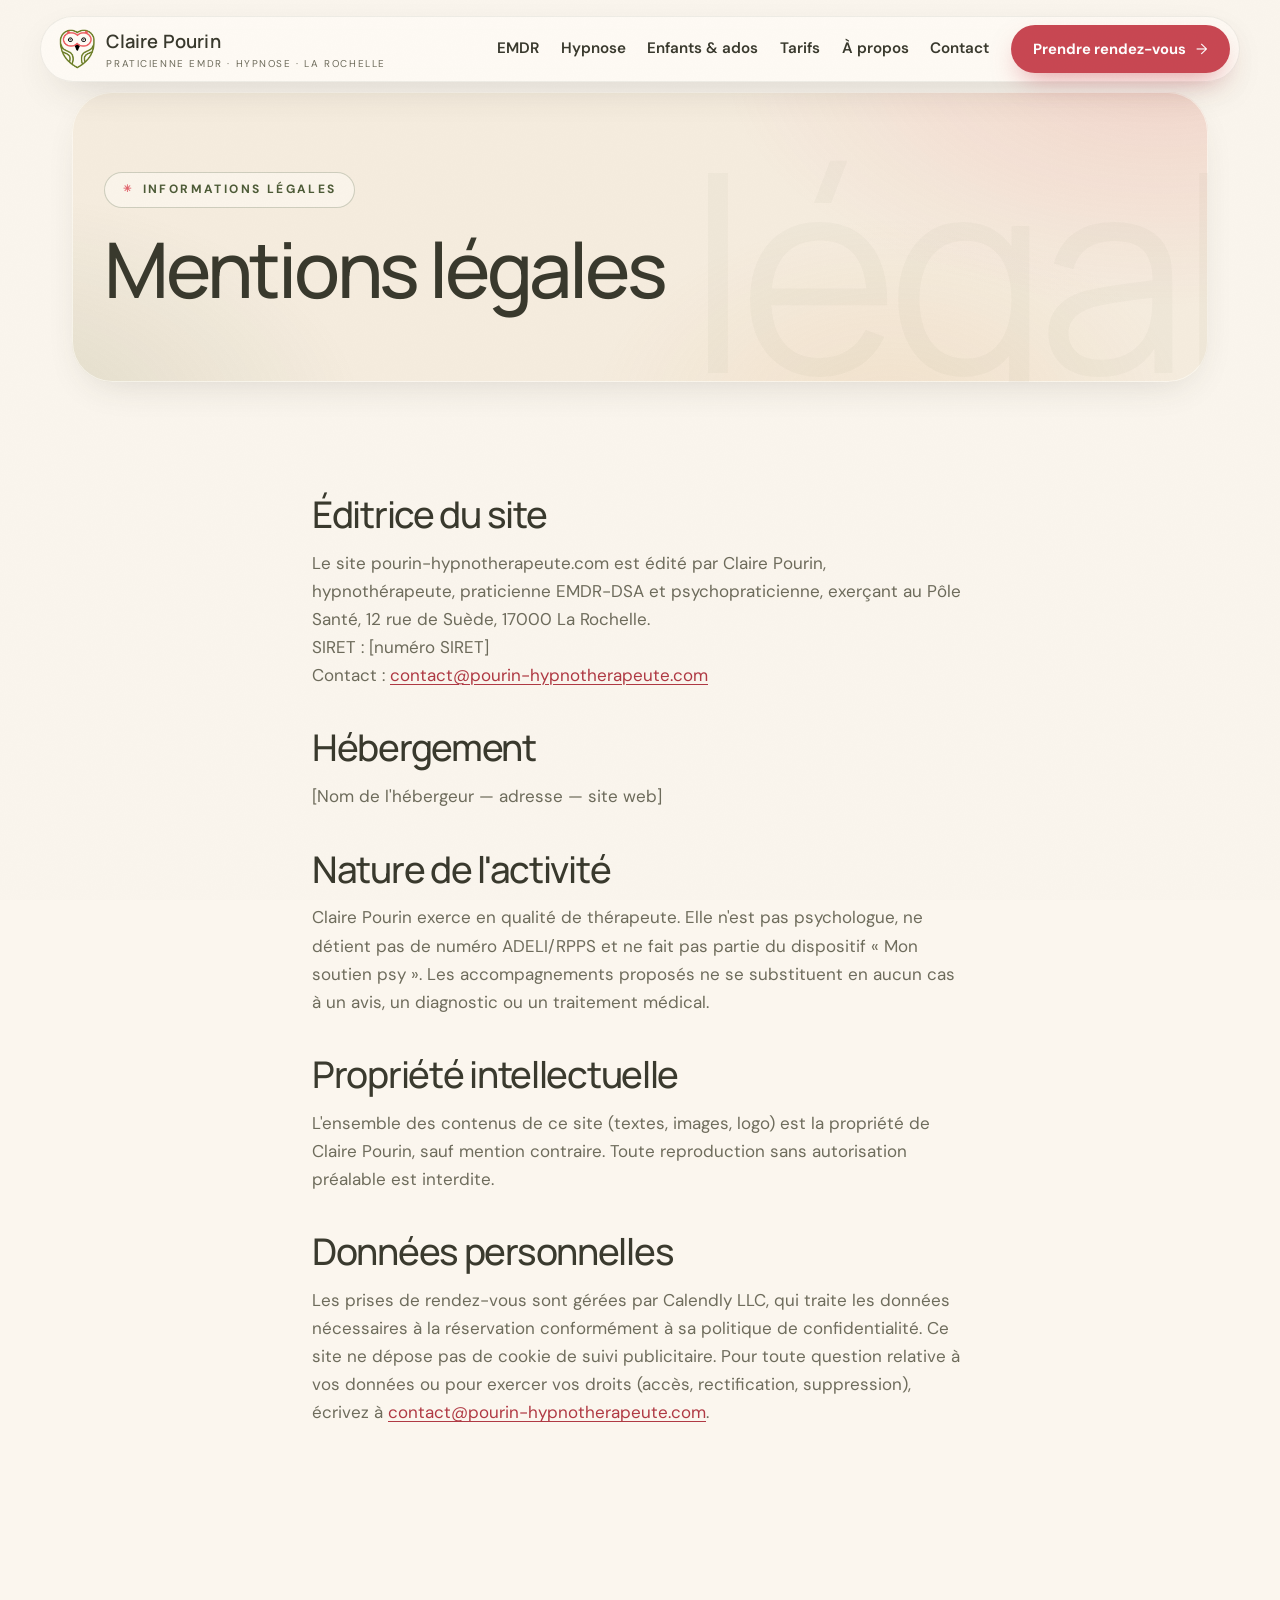
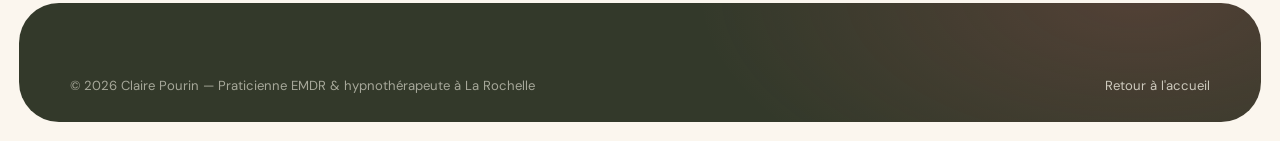
<file: mentions-legales.html>
<!DOCTYPE html>
<html lang="fr">
<head>
<meta charset="UTF-8">
<meta name="viewport" content="width=device-width, initial-scale=1.0">
<title>Mentions légales — Claire Pourin, hypnothérapeute La Rochelle</title>
<meta name="description" content="Mentions légales du site pourin-hypnotherapeute.com.">
<meta name="robots" content="index, follow">
<meta name="theme-color" content="#FBF6EE">
<link rel="canonical" href="https://pourin-hypnotherapeute.com/mentions-legales">
<link rel="icon" href="/input/favicon.ico" sizes="any">
<link rel="icon" type="image/png" sizes="32x32" href="/input/favicon-32.png">
<link rel="icon" type="image/png" sizes="16x16" href="/input/favicon-16.png">
<link rel="preconnect" href="https://fonts.googleapis.com">
<link rel="preconnect" href="https://fonts.gstatic.com" crossorigin>
<link href="https://fonts.googleapis.com/css2?family=DM+Sans:wght@400..700&family=Manrope:wght@400..800&display=swap" rel="stylesheet">
<link rel="stylesheet" href="/styles.css?v=9">
</head>
<body>

<header class="site-header">
  <div class="wrap">
    <a class="brand" href="/">
      <img src="/input/logo.png" alt="Logo Claire Pourin — chouette" width="42" height="47">
      <span><b>Claire Pourin</b><span>Praticienne EMDR · Hypnose · La Rochelle</span></span>
    </a>
    <button class="nav-toggle" type="button" aria-label="Ouvrir le menu" aria-expanded="false" aria-controls="site-nav"><span></span><span></span><span></span></button>
    <nav class="site-nav" id="site-nav" aria-label="Navigation principale">
      <a href="/emdr-la-rochelle">EMDR</a>
      <a href="/hypnose-la-rochelle">Hypnose</a>
      <a href="/hypnose-enfant-adolescent">Enfants&nbsp;&amp;&nbsp;ados</a>
      <a href="/tarifs">Tarifs</a>
      <a href="/a-propos">À&nbsp;propos</a>
      <a href="/contact">Contact</a>
      <a class="btn btn-primary" href="https://calendly.com/clairepourinhypnotherapeute/votrerendezvous" target="_blank" rel="noopener">Prendre rendez-vous</a>
    </nav>
  </div>
</header>

<main>
<section class="page-hero" data-ghost="légal">
  <div class="wrap">
    <p class="eyebrow">Informations légales</p>
    <h1>Mentions légales</h1>
  </div>
</section>

<section>
  <div class="wrap prose">
    <!-- TODO : compléter les champs entre crochets avant la mise en ligne -->
    <h2 style="margin-top:0">Éditrice du site</h2>
    <p>Le site pourin-hypnotherapeute.com est édité par Claire Pourin, hypnothérapeute, praticienne EMDR-DSA et psychopraticienne, exerçant au Pôle Santé, 12 rue de Suède, 17000 La Rochelle.<br>
    SIRET&nbsp;: [numéro SIRET]<br>
    Contact&nbsp;: <a href="mailto:contact@pourin-hypnotherapeute.com">contact@pourin-hypnotherapeute.com</a></p>

    <h2>Hébergement</h2>
    <p>[Nom de l'hébergeur — adresse — site web]</p>

    <h2>Nature de l'activité</h2>
    <p>Claire Pourin exerce en qualité de thérapeute. Elle n'est pas psychologue, ne détient pas de numéro ADELI/RPPS et ne fait pas partie du dispositif «&nbsp;Mon soutien psy&nbsp;». Les accompagnements proposés ne se substituent en aucun cas à un avis, un diagnostic ou un traitement médical.</p>

    <h2>Propriété intellectuelle</h2>
    <p>L'ensemble des contenus de ce site (textes, images, logo) est la propriété de Claire Pourin, sauf mention contraire. Toute reproduction sans autorisation préalable est interdite.</p>

    <h2>Données personnelles</h2>
    <p>Les prises de rendez-vous sont gérées par Calendly LLC, qui traite les données nécessaires à la réservation conformément à sa politique de confidentialité. Ce site ne dépose pas de cookie de suivi publicitaire. Pour toute question relative à vos données ou pour exercer vos droits (accès, rectification, suppression), écrivez à <a href="mailto:contact@pourin-hypnotherapeute.com">contact@pourin-hypnotherapeute.com</a>.</p>
  </div>
</section>
</main>

<footer class="site-footer">
  <div class="wrap">
    <div class="footer-legal" style="border-top:none;padding-top:0">
      <span>© 2026 Claire Pourin — Praticienne EMDR &amp; hypnothérapeute à La Rochelle</span>
      <span><a href="/">Retour à l'accueil</a></span>
    </div>
  </div>
</footer>

<script src="/main.js" defer></script>
<script src="/calendly-popup.js" defer></script>
</body>
</html>
</file>
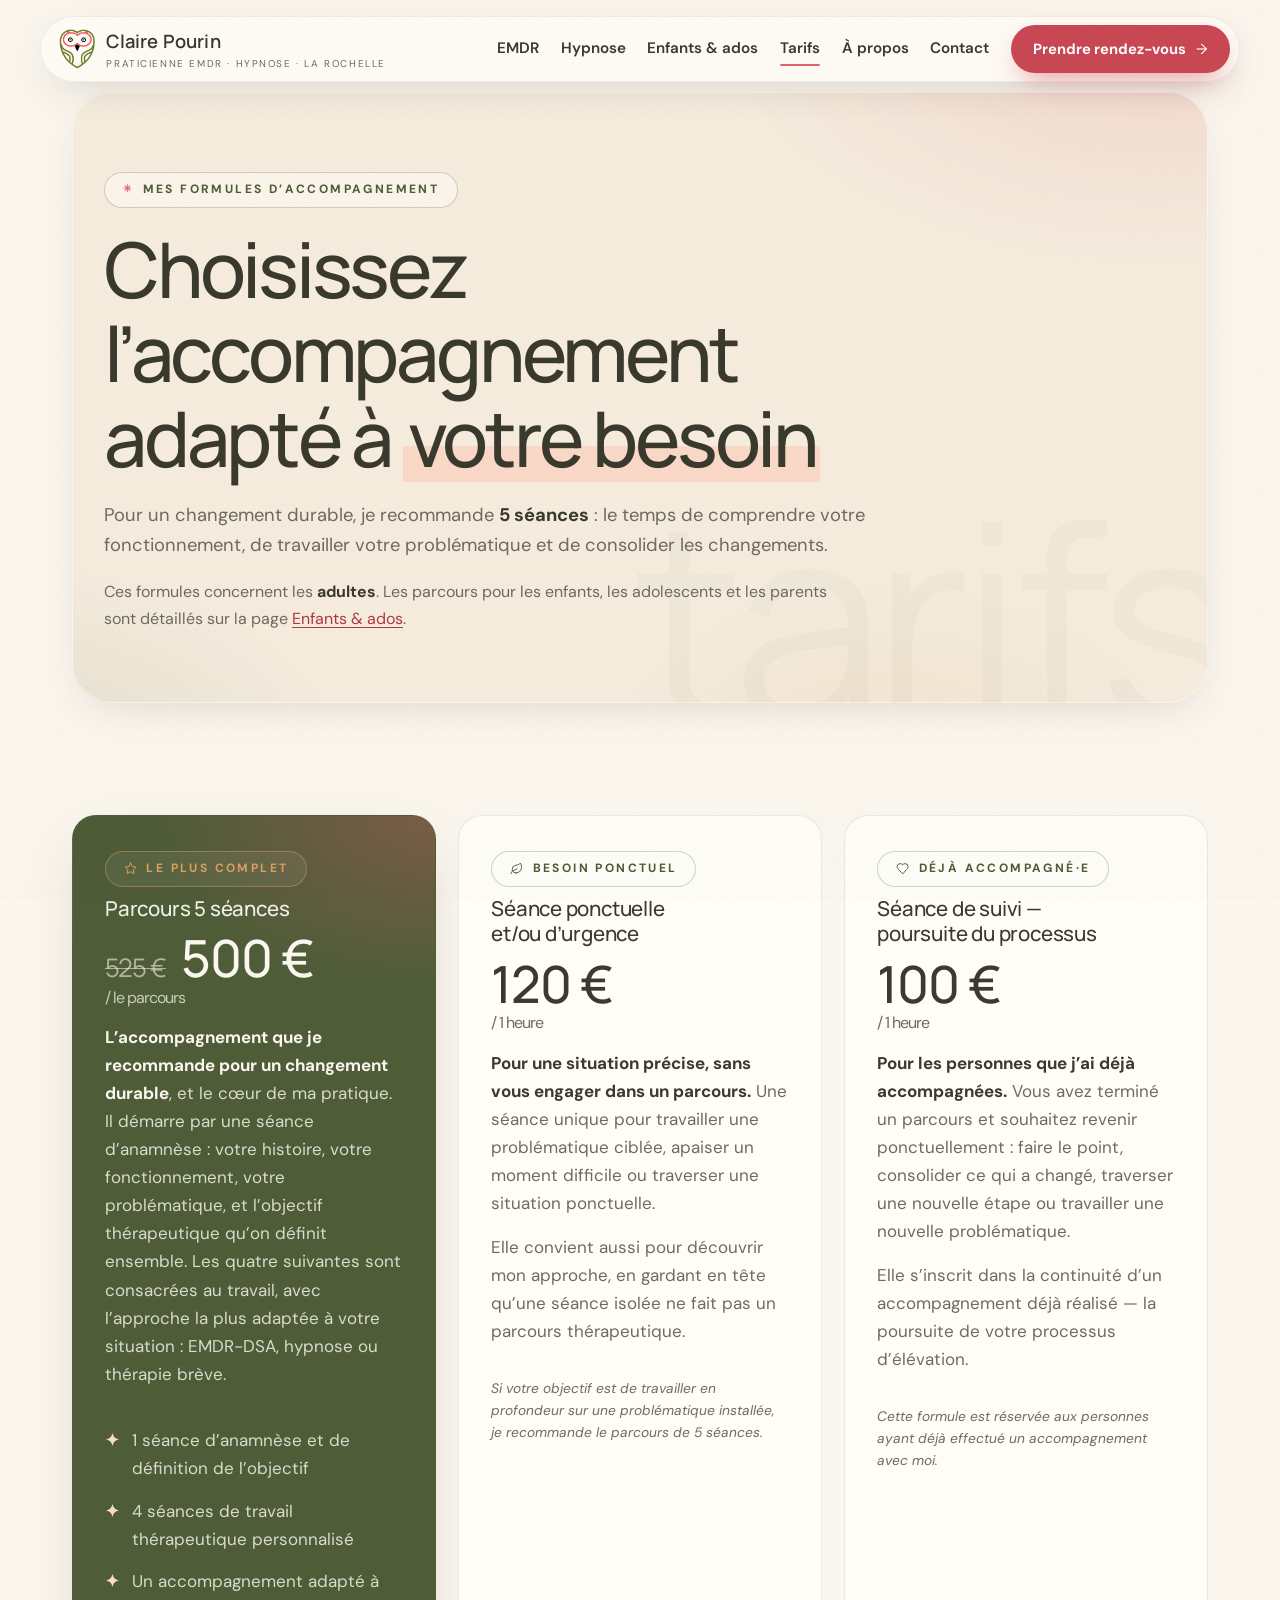
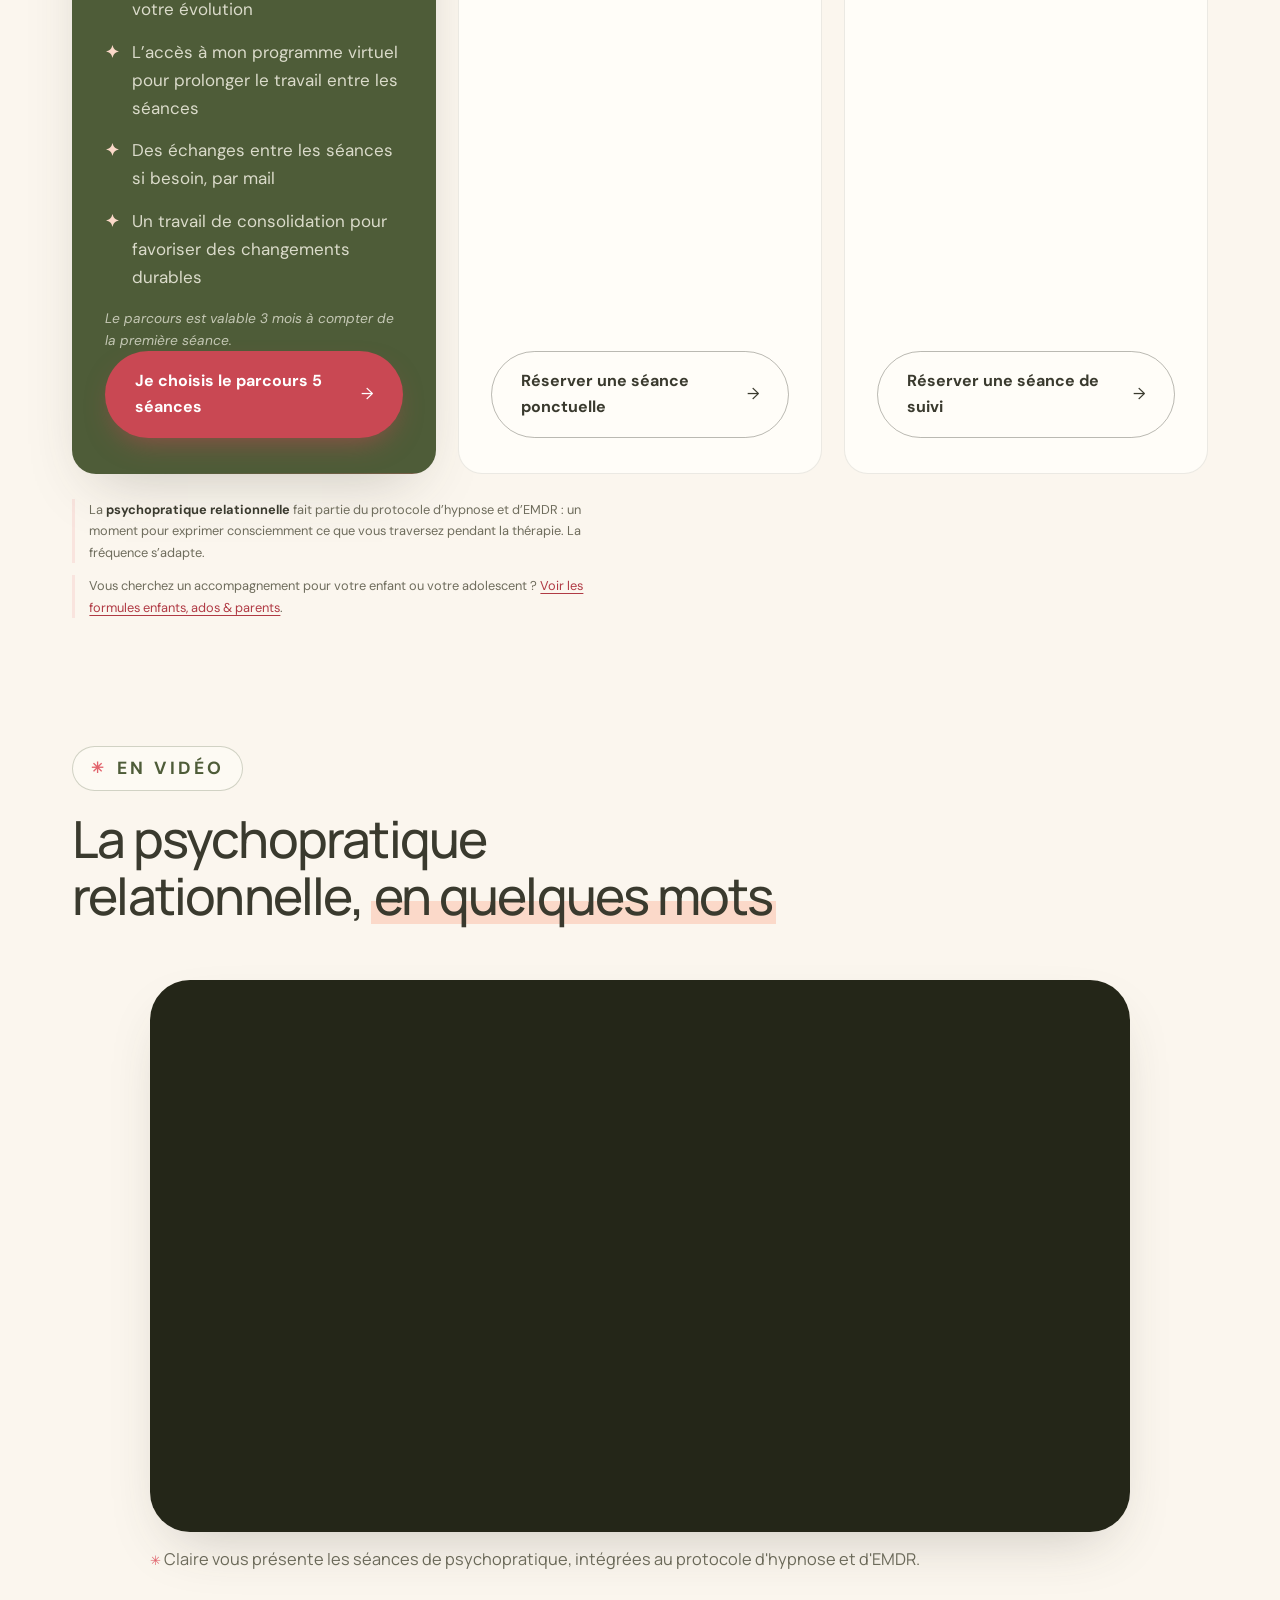
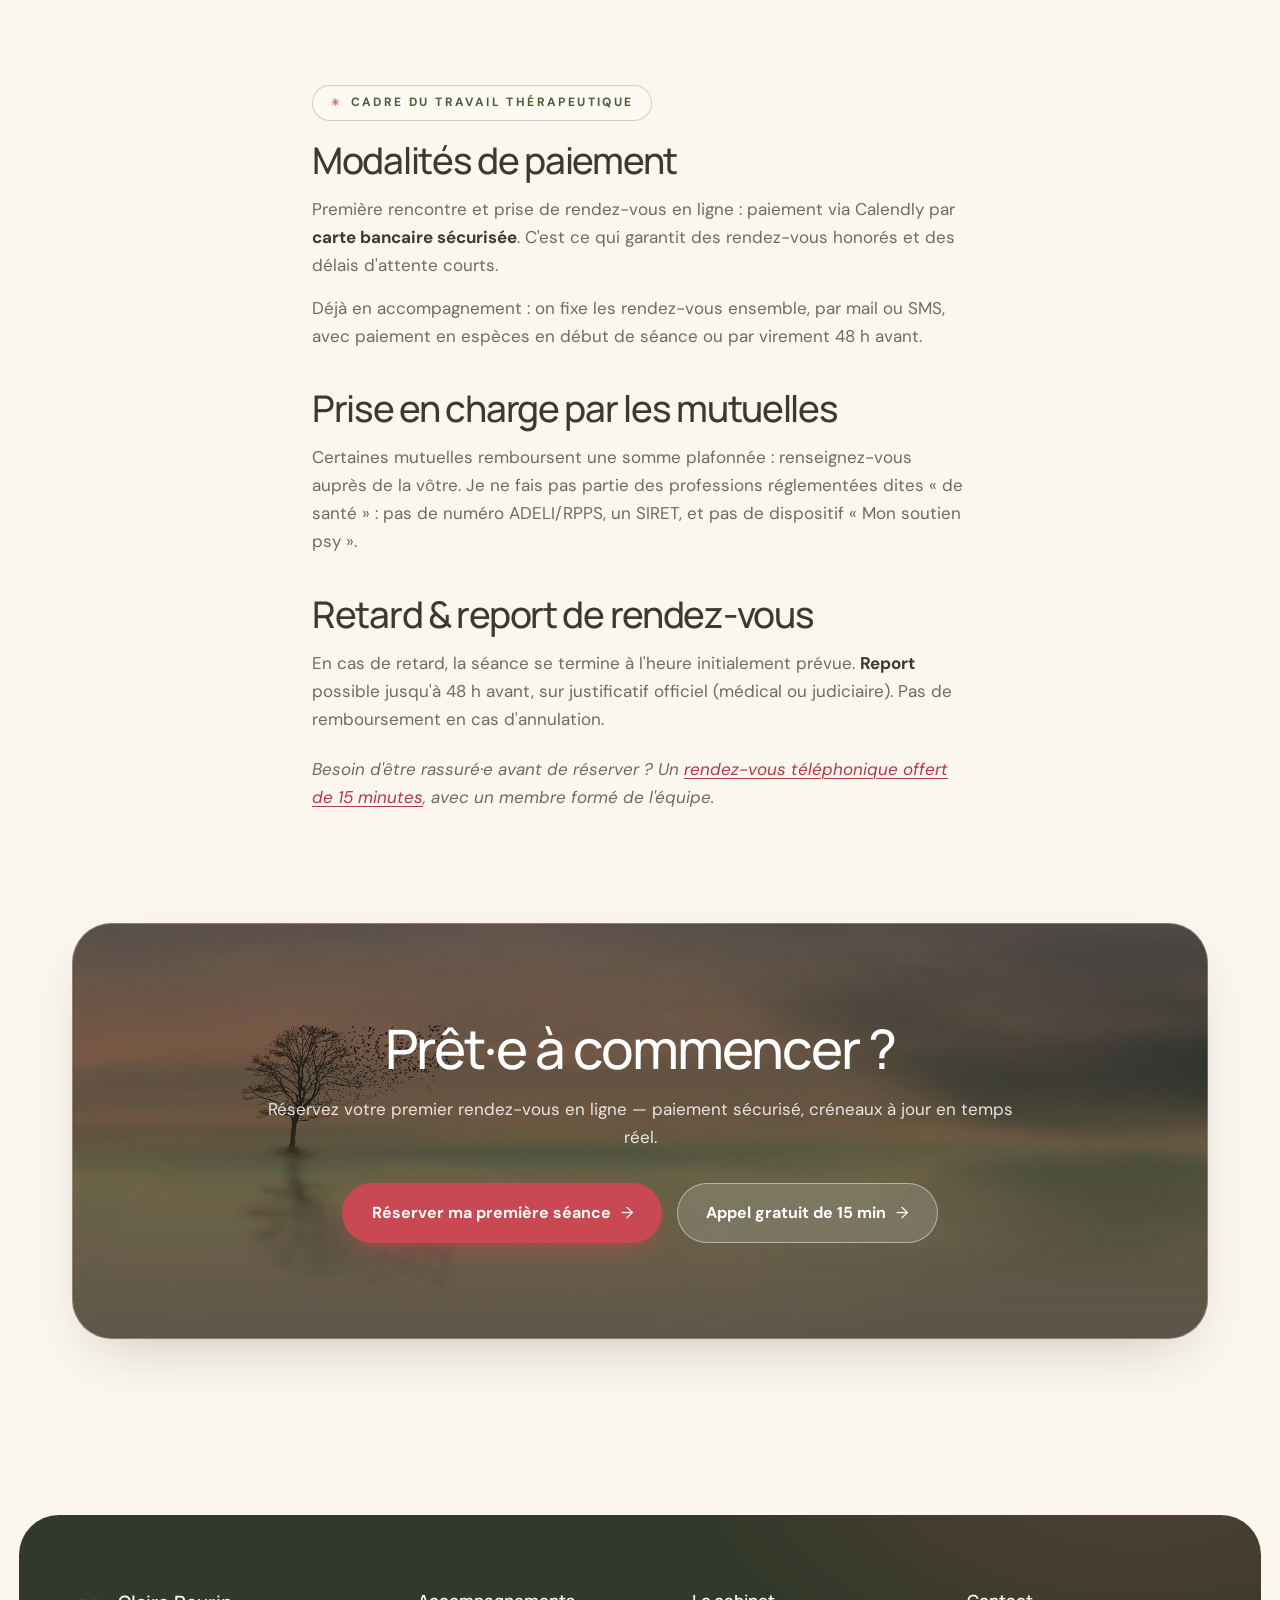
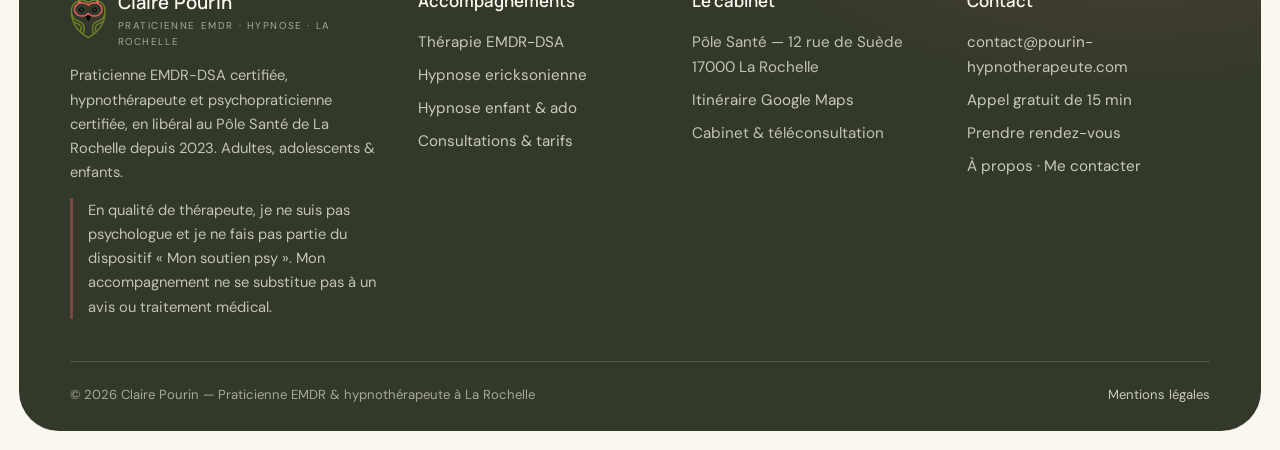
<file: tarifs.html>
<!DOCTYPE html>
<html lang="fr">
<head>
<meta charset="UTF-8">
<meta name="viewport" content="width=device-width, initial-scale=1.0">
<title>Formules & tarifs — EMDR, hypnose à La Rochelle | Claire Pourin</title>
<meta name="description" content="Formules d'accompagnement de Claire Pourin à La Rochelle : parcours de 5 séances à 500 €, séance ponctuelle ou d'urgence à 120 €, séance de suivi à 100 €. Paiement CB sécurisé en ligne, prise en charge partielle possible par certaines mutuelles.">
<meta name="robots" content="index, follow, max-image-preview:large, max-snippet:-1">
<meta name="theme-color" content="#FBF6EE">
<link rel="canonical" href="https://pourin-hypnotherapeute.com/tarifs">
<meta property="og:type" content="website">
<meta property="og:site_name" content="Claire Pourin — Praticienne EMDR & hypnothérapeute">
<meta property="og:locale" content="fr_FR">
<meta property="og:url" content="https://pourin-hypnotherapeute.com/tarifs">
<meta property="og:title" content="Formules & tarifs — Claire Pourin, La Rochelle">
<meta property="og:description" content="Parcours de 5 séances à 500 €, séance ponctuelle à 120 €, séance de suivi à 100 €. Un cadre clair et transparent.">
<meta property="og:image" content="https://pourin-hypnotherapeute.com/input/og-image.jpg">
<meta name="twitter:card" content="summary_large_image">
<link rel="icon" href="/input/favicon.ico" sizes="any">
<link rel="icon" type="image/png" sizes="32x32" href="/input/favicon-32.png">
<link rel="icon" type="image/png" sizes="16x16" href="/input/favicon-16.png">
<link rel="apple-touch-icon" href="/input/apple-touch-icon.png">
<link rel="preconnect" href="https://fonts.googleapis.com">
<link rel="preconnect" href="https://fonts.gstatic.com" crossorigin>
<link href="https://fonts.googleapis.com/css2?family=DM+Sans:wght@400..700&family=Manrope:wght@400..800&display=swap" rel="stylesheet">
<link rel="stylesheet" href="/styles.css?v=9">
<script type="application/ld+json">
{"@context":"https://schema.org","@graph":[
{"@type":"BreadcrumbList","itemListElement":[
{"@type":"ListItem","position":1,"name":"Accueil","item":"https://pourin-hypnotherapeute.com/"},
{"@type":"ListItem","position":2,"name":"Formules & tarifs","item":"https://pourin-hypnotherapeute.com/tarifs"}]}
]}
</script>
<script type="application/ld+json">
{"@context":"https://schema.org","@graph":[
{"@type":"VideoObject","name":"La psychopratique pour les adultes","description":"Claire Pourin présente les séances de psychopratique relationnelle, intégrées au protocole d'hypnose et d'EMDR.","thumbnailUrl":"https://i.ytimg.com/vi/P1Ysi8-3akE/maxresdefault.jpg","uploadDate":"2022-11-19","embedUrl":"https://www.youtube-nocookie.com/embed/P1Ysi8-3akE","publisher":{"@id":"https://pourin-hypnotherapeute.com/#cabinet"}}
]}
</script>
</head>
<body>

<header class="site-header">
  <div class="wrap">
    <a class="brand" href="/">
      <img src="/input/logo.png" alt="Logo Claire Pourin — chouette" width="42" height="47">
      <span><b>Claire Pourin</b><span>Praticienne EMDR · Hypnose · La Rochelle</span></span>
    </a>
    <button class="nav-toggle" type="button" aria-label="Ouvrir le menu" aria-expanded="false" aria-controls="site-nav"><span></span><span></span><span></span></button>
    <nav class="site-nav" id="site-nav" aria-label="Navigation principale">
      <a href="/emdr-la-rochelle">EMDR</a>
      <a href="/hypnose-la-rochelle">Hypnose</a>
      <a href="/hypnose-enfant-adolescent">Enfants&nbsp;&amp;&nbsp;ados</a>
      <a href="/tarifs" aria-current="page">Tarifs</a>
      <a href="/a-propos">À&nbsp;propos</a>
      <a href="/contact">Contact</a>
      <a class="btn btn-primary" href="https://calendly.com/clairepourinhypnotherapeute/votrerendezvous" target="_blank" rel="noopener">Prendre rendez-vous</a>
    </nav>
  </div>
</header>

<main>

<section class="page-hero" data-ghost="tarifs">
  <div class="wrap">
    <p class="eyebrow">Mes formules d&rsquo;accompagnement</p>
    <h1>Choisissez l&rsquo;accompagnement adapté à <em>votre besoin</em></h1>
    <p class="lead">Pour un changement durable, je recommande <strong>5 séances</strong> : le temps de comprendre votre fonctionnement, de travailler votre problématique et de consolider les changements.</p>
    <p class="lead" style="font-size:1rem">Ces formules concernent les <strong>adultes</strong>. Les parcours pour les enfants, les adolescents et les parents sont détaillés sur la page <a href="/hypnose-enfant-adolescent#formules">Enfants &amp; ados</a>.</p>
  </div>
</section>

<section>
  <div class="wrap">
    <div class="price-cards">

      <article class="price-card is-featured reveal">
        <p class="eyebrow" style="margin-bottom:0"><svg class="icon" viewBox="0 0 24 24" aria-hidden="true" focusable="false"><path d="M12 2l3.09 6.26L22 9.27l-5 4.87 1.18 6.88L12 17.77l-6.18 3.25L7 14.14 2 9.27l6.91-1.01L12 2z"/></svg> LE PLUS COMPLET</p>
        <h3 class="price-title">Parcours 5 séances</h3>
        <div class="price"><span class="price-was">525&nbsp;€</span> 500&nbsp;€ <small>/&nbsp;le&nbsp;parcours</small></div>
        <p style="margin:.6rem 0 1rem"><strong>L&rsquo;accompagnement que je recommande pour un changement durable</strong>, et le cœur de ma pratique. Il démarre par une séance d&rsquo;anamnèse : votre histoire, votre fonctionnement, votre problématique, et l&rsquo;objectif thérapeutique qu&rsquo;on définit ensemble. Les quatre suivantes sont consacrées au travail, avec l&rsquo;approche la plus adaptée à votre situation : EMDR-DSA, hypnose ou thérapie brève.</p>
        <ul class="infolist">
          <li><span class="ico">✦</span><span>1 séance d&rsquo;anamnèse et de définition de l&rsquo;objectif</span></li>
          <li><span class="ico">✦</span><span>4 séances de travail thérapeutique personnalisé</span></li>
          <li><span class="ico">✦</span><span>Un accompagnement adapté à votre évolution</span></li>
          <li><span class="ico">✦</span><span>L&rsquo;accès à mon programme virtuel pour prolonger le travail entre les séances</span></li>
          <li><span class="ico">✦</span><span>Des échanges entre les séances si besoin, par mail</span></li>
          <li><span class="ico">✦</span><span>Un travail de consolidation pour favoriser des changements durables</span></li>
        </ul>
        <p class="price-note">Le parcours est valable 3 mois à compter de la première séance.</p>
        <a class="btn btn-primary" style="margin-top:auto" href="https://calendly.com/clairepourinhypnotherapeute/votrerendezvous" target="_blank" rel="noopener">Je choisis le parcours 5 séances</a>
      </article>

      <article class="price-card reveal">
        <p class="eyebrow" style="margin-bottom:0"><svg class="icon" viewBox="0 0 24 24" aria-hidden="true" focusable="false"><path d="M11 20A7 7 0 0 1 9.8 6.1C15.5 5 17 4.48 19 2c1 2 2 4.18 2 8 0 5.5-4.78 10-10 10Z"/><path d="M2 21c0-3 1.85-5.36 5.08-6C9.5 14.52 12 13 13 12"/></svg> BESOIN PONCTUEL</p>
        <h3 class="price-title">Séance ponctuelle et/ou d&rsquo;urgence</h3>
        <div class="price">120&nbsp;€ <small>/&nbsp;1&nbsp;heure</small></div>
        <p style="margin:.6rem 0 1rem"><strong>Pour une situation précise, sans vous engager dans un parcours.</strong> Une séance unique pour travailler une problématique ciblée, apaiser un moment difficile ou traverser une situation ponctuelle.</p>
        <p style="margin:0 0 1rem">Elle convient aussi pour découvrir mon approche, en gardant en tête qu&rsquo;une séance isolée ne fait pas un parcours thérapeutique.</p>
        <p class="price-note">Si votre objectif est de travailler en profondeur sur une problématique installée, je recommande le parcours de 5 séances.</p>
        <a class="btn btn-ghost" style="margin-top:auto" href="https://calendly.com/clairepourinhypnotherapeute/votrerendezvous" target="_blank" rel="noopener">Réserver une séance ponctuelle</a>
      </article>

      <article class="price-card reveal">
        <p class="eyebrow" style="margin-bottom:0"><svg class="icon" viewBox="0 0 24 24" aria-hidden="true" focusable="false"><path d="M19 14c1.49-1.46 3-3.21 3-5.5A5.5 5.5 0 0 0 16.5 3c-1.76 0-3 .5-4.5 2-1.5-1.5-2.74-2-4.5-2A5.5 5.5 0 0 0 2 8.5c0 2.3 1.5 4.05 3 5.5l7 7Z"/></svg> DÉJÀ ACCOMPAGNÉ&middot;E</p>
        <h3 class="price-title">Séance de suivi — poursuite du processus</h3>
        <div class="price">100&nbsp;€ <small>/&nbsp;1&nbsp;heure</small></div>
        <p style="margin:.6rem 0 1rem"><strong>Pour les personnes que j&rsquo;ai déjà accompagnées.</strong> Vous avez terminé un parcours et souhaitez revenir ponctuellement : faire le point, consolider ce qui a changé, traverser une nouvelle étape ou travailler une nouvelle problématique.</p>
        <p style="margin:0 0 1rem">Elle s&rsquo;inscrit dans la continuité d&rsquo;un accompagnement déjà réalisé — la poursuite de votre processus d&rsquo;élévation.</p>
        <p class="price-note">Cette formule est réservée aux personnes ayant déjà effectué un accompagnement avec moi.</p>
        <a class="btn btn-ghost" style="margin-top:auto" href="https://calendly.com/clairepourinhypnotherapeute/seance-emdr-avec-claire-pourin" target="_blank" rel="noopener">Réserver une séance de suivi</a>
      </article>

    </div>
    <p class="disclaimer reveal" style="margin-top:1.6rem">La <strong>psychopratique relationnelle</strong> fait partie du protocole d&rsquo;hypnose et d&rsquo;EMDR : un moment pour exprimer consciemment ce que vous traversez pendant la thérapie. La fréquence s&rsquo;adapte.</p>
    <p class="disclaimer reveal" style="margin-top:.8rem">Vous cherchez un accompagnement pour votre enfant ou votre adolescent&nbsp;? <a href="/hypnose-enfant-adolescent#formules">Voir les formules enfants, ados &amp; parents</a>.</p>
  </div>
</section>

<section style="padding-top:0">
  <div class="wrap">
    <div class="section-head reveal">
      <p class="eyebrow">En vidéo</p>
      <h2>La psychopratique relationnelle, <em>en quelques mots</em></h2>
    </div>
    <div class="video-wrap reveal">
      <div class="video-embed">
        <iframe data-src="https://www.youtube-nocookie.com/embed/P1Ysi8-3akE" title="La psychothérapie pour les adultes" width="960" height="540" style="width:100%;border:0;border-radius:clamp(24px,3.5vw,40px);aspect-ratio:16/9" loading="lazy" allow="accelerometer; autoplay; clipboard-write; encrypted-media; gyroscope; picture-in-picture" allowfullscreen referrerpolicy="strict-origin-when-cross-origin"></iframe>
      </div>
      <p class="video-caption">Claire vous présente les séances de psychopratique, intégrées au protocole d'hypnose et d'EMDR.</p>
    </div>
  </div>
</section>

<section style="padding-top:0">
  <div class="wrap prose">
    <p class="eyebrow">Cadre du travail thérapeutique</p>
    <h2 style="margin-top:0">Modalités de paiement</h2>
    <p>Première rencontre et prise de rendez-vous en ligne : paiement via Calendly par <strong>carte bancaire sécurisée</strong>. C'est ce qui garantit des rendez-vous honorés et des délais d'attente courts.</p>
    <p>Déjà en accompagnement : on fixe les rendez-vous ensemble, par mail ou SMS, avec paiement en espèces en début de séance ou par virement 48&nbsp;h avant.</p>
    <h2>Prise en charge par les mutuelles</h2>
    <p>Certaines mutuelles remboursent une somme plafonnée : renseignez-vous auprès de la vôtre. Je ne fais pas partie des professions réglementées dites «&nbsp;de santé&nbsp;» : pas de numéro ADELI/RPPS, un SIRET, et pas de dispositif «&nbsp;Mon soutien psy&nbsp;».</p>
    <h2>Retard &amp; report de rendez-vous</h2>
    <p>En cas de retard, la séance se termine à l'heure initialement prévue. <strong>Report</strong> possible jusqu'à 48&nbsp;h avant, sur justificatif officiel (médical ou judiciaire). Pas de remboursement en cas d'annulation.</p>
    <p style="margin-top:1.4rem"><em>Besoin d'être rassuré·e avant de réserver&nbsp;? Un <a href="https://calendly.com/al-proux/60min" target="_blank" rel="noopener">rendez-vous téléphonique offert de 15 minutes</a>, avec un membre formé de l'équipe.</em></p>
  </div>
</section>

<section style="padding-top:0">
  <div class="wrap">
    <div class="cta-final reveal">
      <h2>Prêt·e à commencer&nbsp;?</h2>
      <p>Réservez votre premier rendez-vous en ligne — paiement sécurisé, créneaux à jour en temps réel.</p>
      <div class="hero-ctas">
        <a class="btn btn-primary" href="https://calendly.com/clairepourinhypnotherapeute/votrerendezvous" target="_blank" rel="noopener">Réserver ma première séance</a>
        <a class="btn btn-light" href="https://calendly.com/al-proux/60min" target="_blank" rel="noopener">Appel gratuit de 15&nbsp;min</a>
      </div>
    </div>
  </div>
</section>

</main>

<footer class="site-footer">
  <div class="wrap">
    <div class="footer-grid">
      <div class="about-col">
        <a class="brand" href="/">
          <img src="/input/logo.png" alt="" width="42" height="47" loading="lazy">
          <span><b>Claire Pourin</b><span>Praticienne EMDR · Hypnose · La Rochelle</span></span>
        </a>
        <p>Praticienne EMDR-DSA certifiée, hypnothérapeute et psychopraticienne certifiée, en libéral au Pôle Santé de La Rochelle depuis 2023. Adultes, adolescents &amp; enfants.</p>
        <p class="disclaimer">En qualité de thérapeute, je ne suis pas psychologue et je ne fais pas partie du dispositif «&nbsp;Mon soutien psy&nbsp;». Mon accompagnement ne se substitue pas à un avis ou traitement médical.</p>
      </div>
      <div>
        <p class="footer-heading">Accompagnements</p>
        <ul>
          <li><a href="/emdr-la-rochelle">Thérapie EMDR-DSA</a></li>
          <li><a href="/hypnose-la-rochelle">Hypnose ericksonienne</a></li>
          <li><a href="/hypnose-enfant-adolescent">Hypnose enfant &amp; ado</a></li>
          <li><a href="/tarifs">Consultations &amp; tarifs</a></li>
        </ul>
      </div>
      <div>
        <p class="footer-heading">Le cabinet</p>
        <ul>
          <li>Pôle Santé — 12 rue de Suède<br>17000 La Rochelle</li>
          <li><a href="https://www.google.com/maps/search/?api=1&query=12+rue+de+Su%C3%A8de+17000+La+Rochelle" target="_blank" rel="noopener">Itinéraire Google Maps</a></li>
          <li>Cabinet &amp; téléconsultation</li>
        </ul>
      </div>
      <div>
        <p class="footer-heading">Contact</p>
        <ul>
          <li><a href="mailto:contact@pourin-hypnotherapeute.com">contact@pourin-hypnotherapeute.com</a></li>
          <li><a href="https://calendly.com/al-proux/60min" target="_blank" rel="noopener">Appel gratuit de 15 min</a></li>
          <li><a href="https://calendly.com/clairepourinhypnotherapeute/votrerendezvous" target="_blank" rel="noopener">Prendre rendez-vous</a></li>
          <li><a href="/a-propos">À propos</a> · <a href="/contact">Me contacter</a></li>
        </ul>
      </div>
    </div>
    <div class="footer-legal">
      <span>© 2026 Claire Pourin — Praticienne EMDR &amp; hypnothérapeute à La Rochelle</span>
      <span><a href="/mentions-legales">Mentions légales</a></span>
    </div>
  </div>
</footer>

<div class="mobile-cta">
  <a class="btn btn-ghost" href="https://calendly.com/al-proux/60min" target="_blank" rel="noopener">Appel gratuit</a>
  <a class="btn btn-primary" href="https://calendly.com/clairepourinhypnotherapeute/votrerendezvous" target="_blank" rel="noopener">Prendre RDV</a>
</div>

<script src="/main.js" defer></script>
<script src="/calendly-popup.js" defer></script>
</body>
</html>
</file>
<file: home.css>
/* ════════════════════════════════════════════════════════════════
   Claire Pourin — deuxième proposition de landing page.
   Palette reprise de la première proposition (styles.css) :
   papier crème, encre olive, corail, sauge, doré.
   ════════════════════════════════════════════════════════════════ */

:root{
  --paper:#FBF6EE;
  --paper-warm:#F6EDDF;
  --card:#FFFDF8;
  --ink:#3A3A2E;
  --muted:#6E6C5C;
  --line:rgba(58,58,46,.12);

  --coral:#E2636C;
  --coral-btn:#C94853;
  --coral-deep:#B03A44;
  --coral-soft:#F9E4DE;
  --coral-light:#FBD9C9;
  --sage:#75855C;
  --sage-deep:#4E5C38;
  --sage-soft:#EAEFDC;
  --gold:#DDA15E;

  --header-h:66px;

  /* alias historiques de la LP2 */
  --peach:var(--coral-light);
  --white:var(--card);

  scroll-behavior:smooth;scroll-padding-top:calc(var(--header-h) + 26px);
}

*{box-sizing:border-box}
body{margin:0;padding-top:calc(var(--header-h) + 1.6rem);background:var(--paper);color:var(--ink);font-family:'DM Sans',sans-serif;font-size:16px;line-height:1.6;-webkit-font-smoothing:antialiased}
a{color:inherit;text-decoration:none}
img{display:block;max-width:100%;object-fit:cover}
h1,h2,h3,p{margin:0}
a:focus-visible,button:focus-visible{outline:3px solid var(--coral-btn);outline-offset:4px;border-radius:3px}
.wrap{width:min(1180px,calc(100% - 96px));margin-inline:auto}
::selection{background:var(--coral-btn);color:#fff}

/* ── Header pilule flottante (identique aux autres pages du site) ── */
.site-header{position:fixed;top:clamp(.6rem,1.4vw,1rem);left:0;right:0;z-index:100;pointer-events:none}
.site-header .header{pointer-events:auto;position:relative;display:flex;align-items:center;justify-content:space-between;gap:24px;width:100%;max-width:1200px;margin-inline:auto;min-height:var(--header-h);padding-block:.45rem;padding-inline:1.2rem .65rem}
/* Le verre est porté par un pseudo-élément : un backdrop-filter sur .header
   ferait de celui-ci le bloc conteneur du menu mobile en position:fixed,
   qui se retrouverait enfermé dans la pilule au lieu de couvrir l'écran. */
.header:before{content:'';position:absolute;inset:0;z-index:-1;background:rgba(255,253,248,.78);backdrop-filter:blur(18px) saturate(1.5);-webkit-backdrop-filter:blur(18px) saturate(1.5);border:1px solid rgba(58,58,46,.08);border-radius:999px;box-shadow:0 14px 44px -20px rgba(58,58,46,.3);transition:box-shadow .3s,background .3s,opacity .3s}
.site-header.is-scrolled .header:before{background:rgba(255,253,248,.92);box-shadow:0 18px 50px -20px rgba(58,58,46,.4)}
.nav-open .header:before{opacity:0}
.brand{display:flex;align-items:center;gap:11px;font-family:Manrope,sans-serif;font-size:18.4px;font-weight:600;letter-spacing:-.3px}
.brand img{width:36px;height:auto;object-fit:contain}
.brand small{display:block;font-family:'DM Sans',sans-serif;letter-spacing:1.6px;font-size:9.5px;font-weight:550;margin-top:2px;text-transform:uppercase;color:var(--muted)}
.header nav{display:flex;gap:21px;align-items:center;font-size:12.5px;font-weight:550}
.nav-toggle{display:none;appearance:none;border:0;background:transparent;padding:8px;cursor:pointer;flex-direction:column;gap:5px;width:40px;height:40px;justify-content:center;align-items:center}
.nav-toggle span{display:block;width:20px;height:1.5px;background:var(--ink);border-radius:2px;transition:transform .25s,opacity .2s}
.nav-open .nav-toggle span:nth-child(1){transform:translateY(6.5px) rotate(45deg)}
.nav-open .nav-toggle span:nth-child(2){opacity:0}
.nav-open .nav-toggle span:nth-child(3){transform:translateY(-6.5px) rotate(-45deg)}
/* même bouton que dans l'en-tête des autres pages du site */
.nav-cta{padding:12px 20px;background:var(--coral-btn);color:#fff;border:1px solid var(--coral-btn);border-radius:999px;font-weight:650;transition:background .2s,border-color .2s,transform .2s}
.nav-cta:hover{background:var(--coral-deep);border-color:var(--coral-deep);transform:translateY(-1px)}
.nav-cta span{margin-left:14px;font-size:19px;line-height:1}
.nav-link{position:relative;padding-bottom:2px}
.nav-link:after{content:'';position:absolute;left:0;right:100%;bottom:0;height:1px;background:var(--coral-btn);transition:right .25s}
.nav-link:hover{color:var(--coral-btn)}
.nav-link:hover:after{right:0}

/* ── Héro ── */
.hero{display:grid;grid-template-columns:1.2fr 1fr;gap:82px;align-items:center;padding-block:66px 62px}
.eyebrow{font-size:10px;letter-spacing:1.9px;font-weight:650;line-height:1.6;color:var(--sage-deep)}
.dot{display:inline-block;width:7px;height:7px;background:var(--sage);border-radius:50%;margin-right:9px}
.hero h1{font-family:Manrope,sans-serif;font-size:clamp(48px,5vw,70px);line-height:1.12;letter-spacing:-3.7px;font-weight:500;margin:25px 0}
.hero h1 span{position:relative;z-index:0;white-space:nowrap}
.hero h1 span:after{content:'';position:absolute;left:-3px;right:-8px;height:19px;bottom:5px;background:var(--coral-light);z-index:-1;border-radius:50% 25% 35% 20%;transform:rotate(-3deg)}
.intro{font-size:21px;line-height:1.5;letter-spacing:-.3px}
.description{max-width:460px;margin-top:18px;color:var(--muted);font-size:14px;line-height:1.8}
.description strong{color:var(--ink);font-weight:600}
.inline-link{color:var(--coral-btn);font-weight:600;border-bottom:1px solid rgba(201,72,83,.35);transition:border-color .2s}
.inline-link:hover{border-color:var(--coral-btn)}
.primary{display:inline-flex;align-items:center;justify-content:space-between;gap:32px;background:var(--coral-btn);color:#fff;padding:16px 22px;border-radius:5px;font-size:13px;font-weight:650;box-shadow:0 12px 28px -10px rgba(201,72,83,.6);transition:background .2s,transform .2s}
.primary:hover{background:var(--coral-deep);transform:translateY(-2px)}
.primary span{font-size:21px;line-height:1}
.ghost{display:inline-flex;align-items:center;justify-content:space-between;gap:26px;border:1px solid var(--ink);color:var(--ink);padding:15px 21px;border-radius:5px;font-size:13px;font-weight:550;transition:background .2s,color .2s,transform .2s}
.ghost:hover{background:var(--ink);color:var(--paper);transform:translateY(-2px)}
.ghost span[aria-hidden]{font-size:21px;line-height:1}
.hero-ctas{display:flex;flex-wrap:wrap;gap:11px;margin-top:27px}
.hero-ctas .primary{margin-top:0}
.hero-trust{list-style:none;display:flex;flex-wrap:wrap;gap:6px 18px;margin:16px 0 0;padding:0;font-size:11px;color:var(--muted)}
.hero-trust li{display:flex;align-items:center;gap:7px}
.hero-trust li:before{content:'\2726';color:var(--gold);font-size:9px}
.hero-note{font-size:10px;color:var(--muted);margin-top:13px}

/* Preuves du héro — chaque bloc est cliquable. */
.hero-proof{list-style:none;display:flex;gap:10px;margin:26px 0 0;padding:0;flex-wrap:wrap}
.hero-proof a{display:block;padding:13px 16px;background:var(--card);border:1px solid var(--line);border-radius:9px;transition:transform .2s,border-color .2s,box-shadow .2s}
.hero-proof a:hover{transform:translateY(-2px);border-color:rgba(58,58,46,.24);box-shadow:0 12px 26px -20px rgba(58,58,46,.5)}
.hero-proof b{display:block;font-family:Manrope,sans-serif;font-size:17px;font-weight:600;letter-spacing:-.6px;display:flex;align-items:center;gap:6px}
.hero-proof small{display:block;font-size:10px;color:var(--muted);margin-top:2px}
.stars{color:var(--gold);font-size:11px;letter-spacing:1px}

/* Portrait éditorial : photographie pleine surface et signature superposée. */
.portrait-composition{position:relative;max-width:392px;justify-self:end;width:100%;border-radius:18px;isolation:isolate}
.portrait{width:100%;height:auto;aspect-ratio:4/4.8;object-position:center 40%;border-radius:18px}
.portrait-top{position:absolute;top:20px;left:20px;z-index:1;display:flex;align-items:center;gap:9px;padding:10px 13px;border-radius:100px;background:rgba(251,246,238,.94);color:var(--ink);font-size:9px;letter-spacing:1.4px;font-weight:600}
.portrait-dot{width:6px;height:6px;border-radius:50%;background:var(--sage)}
.portrait-caption{position:relative;z-index:1;display:flex;justify-content:space-between;align-items:center;gap:15px;margin:-75px 18px 0;padding:21px 23px;background:var(--card);border:1px solid var(--line);border-radius:12px;box-shadow:0 12px 35px -20px rgba(58,58,46,.45);font-family:Manrope,sans-serif;font-size:24px;font-weight:600;letter-spacing:-.7px;transition:transform .2s,box-shadow .2s}
.portrait-caption small{display:block;font-family:'DM Sans',sans-serif;font-size:11px;font-weight:400;letter-spacing:0;margin-top:3px;color:var(--muted)}
.portrait-caption .portrait-role{font-size:8px;letter-spacing:1.6px;font-weight:600;margin:0 0 6px;color:var(--sage-deep)}
.caption-symbol{width:43px;height:43px;border-radius:50%;background:var(--ink);color:var(--paper);display:grid;place-items:center;font-size:23px;flex-shrink:0;transition:background .2s,transform .2s}
.portrait-caption:hover{transform:translateY(-3px);box-shadow:0 16px 35px -20px rgba(58,58,46,.6)}
.portrait-caption:hover .caption-symbol{background:var(--coral-btn);transform:rotate(5deg)}

/* ── Bandeau publics ── */
.audience{display:flex;justify-content:space-between;align-items:center;gap:20px;border-block:1px solid var(--line);padding-block:23px}
.audience>span{font-size:11px;color:var(--muted)}
.audience p{font-size:16px;letter-spacing:-.4px}
.audience i{font-style:normal;color:var(--gold);margin:0 20px}

/* ── Claire : grand portrait + parcours ── */
.claire{display:grid;grid-template-columns:1.02fr .98fr;gap:58px;align-items:center;padding-block:76px}
.claire-photo{margin:0;position:relative}
.claire-photo img{width:100%;height:auto;aspect-ratio:1/1.24;object-position:center 22%;border-radius:20px}
.claire-photo figcaption{position:absolute;left:22px;right:22px;bottom:22px;background:rgba(251,246,238,.93);backdrop-filter:blur(6px);border:1px solid var(--line);border-radius:12px;padding:17px 20px;font-family:Manrope,sans-serif;font-size:21px;font-weight:600;letter-spacing:-.6px}
.claire-photo figcaption span{display:block;font-family:'DM Sans',sans-serif;font-size:10.5px;font-weight:500;letter-spacing:.4px;color:var(--muted);margin-top:4px}
.claire-copy h2{font-family:Manrope,sans-serif;font-size:36px;font-weight:500;line-height:1.2;letter-spacing:-1.5px;margin:14px 0 20px}
.claire-copy h2 span{position:relative;z-index:0;white-space:nowrap}
.claire-copy h2 span:after{content:'';position:absolute;left:-3px;right:-6px;height:13px;bottom:4px;background:var(--sage-soft);z-index:-1;border-radius:50% 25% 35% 20%;transform:rotate(-2deg)}
.claire-copy>p{font-size:14px;line-height:1.85;color:var(--muted);margin-bottom:14px;max-width:540px}
.claire-copy>p strong{color:var(--ink);font-weight:600}
.claire-creds{list-style:none;margin:24px 0 26px;padding:0;display:grid;gap:11px}
.claire-creds li{display:flex;gap:11px;font-size:13px;line-height:1.6;color:var(--muted)}
.claire-creds li>span:first-child{color:var(--gold);flex-shrink:0}
.claire-creds strong{color:var(--ink);font-weight:600}

/* ── Avis Google défilants ── */
.reviews{padding-block:58px;background:var(--paper-warm);border-block:1px solid var(--line)}
.reviews-marquee{overflow:hidden;margin-top:30px;-webkit-mask-image:linear-gradient(90deg,transparent,#000 6%,#000 94%,transparent);mask-image:linear-gradient(90deg,transparent,#000 6%,#000 94%,transparent)}
.reviews-track{display:flex;gap:18px;width:max-content;padding-inline:24px;animation:reviews-scroll 68s linear infinite}
.reviews-marquee:hover .reviews-track,.reviews-marquee:focus-within .reviews-track{animation-play-state:paused}
@keyframes reviews-scroll{from{transform:translateX(0)}to{transform:translateX(calc(-50% - 9px))}}
.review{width:360px;flex-shrink:0;background:var(--card);border:1px solid var(--line);border-radius:14px;padding:24px;display:flex;flex-direction:column;gap:11px}
.review-head{display:flex;align-items:center;gap:12px}
.avatar{width:38px;height:38px;border-radius:50%;background:var(--sage-soft);color:var(--sage-deep);display:grid;place-items:center;font-size:12px;font-weight:650;flex-shrink:0}
.review-head b{font-size:14px;font-weight:600;display:block}
.review-head small{font-size:10px;color:var(--muted)}
.review blockquote{margin:0;font-size:13px;line-height:1.8;color:var(--muted)}
.reviews-foot{margin-top:28px;display:flex;justify-content:center}

/* ── Titres de sections ── */
.section-heading{display:flex;align-items:end;justify-content:space-between;gap:24px;margin-bottom:27px}
h2{font-family:Manrope,sans-serif;font-size:32px;font-weight:500;line-height:1.3;letter-spacing:-1.2px}
.section-heading h2{margin-top:12px}
.section-heading>p{color:var(--muted);font-size:12px;line-height:1.8}
.section-heading>p strong{color:var(--ink);font-weight:600}

/* ── Accompagnements (onglets + formules) ── */
.offers{padding-block:68px}
.tabs{display:inline-flex;gap:5px;padding:5px;background:var(--sage-soft);border-radius:100px;margin-bottom:28px}
.tab{appearance:none;border:0;background:transparent;font-family:'DM Sans',sans-serif;font-size:13px;font-weight:600;color:var(--sage-deep);padding:11px 22px;border-radius:100px;cursor:pointer;transition:background .2s,color .2s}
.tab:hover{color:var(--ink)}
.tab[aria-selected="true"]{background:var(--ink);color:var(--paper)}
.panel-head{max-width:760px;margin-bottom:26px}
.panel-title{font-family:Manrope,sans-serif;font-size:24px;font-weight:500;letter-spacing:-.9px;margin-bottom:12px}
.panel-intro{font-size:14px;line-height:1.85;color:var(--muted);max-width:820px;margin-bottom:12px}
.panel-intro strong{color:var(--ink);font-weight:600}
.offers .panel-intro{margin-bottom:26px}
.offer-grid{display:grid;grid-template-columns:repeat(3,1fr);gap:18px;align-items:stretch}
.offer{background:var(--card);border:1px solid var(--line);border-radius:14px;padding:28px;display:flex;flex-direction:column;height:100%}
.offer.is-featured{background:var(--ink);color:var(--paper);border-color:var(--ink)}
.offer-top{display:flex;align-items:center;justify-content:space-between;gap:10px;margin-bottom:22px}
.offer-tag{display:inline-flex;align-items:center;gap:6px;font-size:9px;font-weight:650;letter-spacing:1.2px;color:var(--sage-deep)}
.is-featured .offer-tag{color:var(--coral-light)}
.offer-num{font-family:Manrope,sans-serif;font-size:17px;opacity:.55}
.offer h3{font-family:Manrope,sans-serif;font-size:26px;font-weight:500;line-height:1.2;letter-spacing:-1px}
.offer-price{margin:16px 0 14px;display:flex;align-items:baseline;flex-wrap:wrap;gap:9px;padding-bottom:16px;border-bottom:1px solid var(--line)}
.is-featured .offer-price{border-color:rgba(251,246,238,.22)}
.offer-price s{font-size:16px;color:var(--muted);text-decoration-thickness:1px}
.is-featured .offer-price s{color:rgba(251,246,238,.55)}
.offer-price b{font-family:Manrope,sans-serif;font-size:34px;font-weight:600;letter-spacing:-1.4px;color:var(--coral-btn)}
.is-featured .offer-price b{color:var(--coral-light)}
.offer-price small{font-size:11px;color:var(--muted);flex-basis:100%}
.is-featured .offer-price small{color:rgba(251,246,238,.7)}
.offer-lead{font-size:13.5px;font-weight:600;line-height:1.6;margin-bottom:12px}
.offer-text{font-size:13px;line-height:1.8;color:var(--muted);margin-bottom:12px}
.is-featured .offer-text{color:rgba(251,246,238,.82)}
.offer-sub{font-size:12px;font-weight:650;letter-spacing:.2px;margin:4px 0 8px}
.offer-list{list-style:none;margin:0 0 14px;padding:0;display:grid;gap:7px}
.offer-list li{position:relative;padding-left:16px;font-size:12.5px;line-height:1.65;color:var(--muted)}
.offer-list li:before{content:'•';position:absolute;left:2px;color:var(--gold)}
.is-featured .offer-list li{color:rgba(251,246,238,.82)}
.offer-note{font-size:11px;line-height:1.75;color:var(--muted);font-style:italic;margin-bottom:20px}
.offers-help{margin-top:26px;font-size:12.5px;line-height:1.8;color:var(--muted);display:flex;flex-wrap:wrap;align-items:center;gap:6px 16px}
.offers-help a{display:inline-flex;align-items:center;gap:7px;font-weight:650;color:var(--coral-btn);border-bottom:1px solid transparent;transition:border-color .2s}
.offers-help a:hover{border-color:var(--coral-btn)}
.offers-help a span[aria-hidden]{font-size:17px;line-height:1}
.offers-note{margin-top:26px;padding-top:26px;border-top:1px solid var(--line);display:grid;gap:12px;max-width:940px}
.offers-note p{font-size:12px;line-height:1.85;color:var(--muted)}
.offers-note strong{color:var(--ink);font-weight:600}
.is-featured .offer-note{color:rgba(251,246,238,.68)}
.offer-cta{margin-top:auto;display:flex;justify-content:space-between;align-items:center;gap:10px;background:var(--coral-btn);color:#fff;padding:14px 18px;border-radius:6px;font-size:12.5px;font-weight:650;transition:background .2s,transform .2s}
.offer-cta:hover{background:var(--coral-deep);transform:translateY(-2px)}
.offer-cta>span[aria-hidden]{font-size:20px;line-height:1}
.is-featured .offer-cta{background:var(--coral-light);color:var(--ink)}
.is-featured .offer-cta:hover{background:#fff}

/* ── Le cabinet ── */
.about{display:grid;grid-template-columns:.8fr 1fr;gap:65px;padding-block:35px 65px;align-items:center}
.about-media{display:grid;grid-template-columns:1.3fr 1fr;gap:10px}
.about-photo{height:330px;overflow:hidden;border-radius:14px}
.about-photo img{width:100%;height:100%}
.about-copy h2{font-size:30px;margin:15px 0 20px}
.about-copy>p:not(.eyebrow){font-size:14px;color:var(--muted);max-width:500px}
.about-facts{list-style:none;margin:20px 0 0;padding:0;display:grid;gap:11px;max-width:520px}
.about-facts li{position:relative;padding-left:20px;font-size:12px;line-height:1.75;color:var(--muted)}
.about-facts li:before{content:'\2726';position:absolute;left:0;top:1px;color:var(--gold);font-size:10px}
.about-facts strong{color:var(--ink);font-weight:600}
.location{display:flex;align-items:center;gap:17px;padding:20px 0;margin-block:4px;transition:transform .2s}
.location:hover{transform:translateX(3px)}
.location:hover .location-icon{background:var(--ink);color:var(--paper);border-color:var(--ink)}
.location-icon{border:1px solid var(--line);border-radius:50%;width:42px;height:42px;display:grid;place-items:center;flex-shrink:0;transition:background .2s,color .2s,border-color .2s}
.location-text{font-size:11px;line-height:1.9;color:var(--muted)}
.location strong{color:var(--ink);font-weight:550}
.text-link{display:inline-flex;gap:28px;align-items:center;border-bottom:1px solid var(--ink);font-size:12px;font-weight:600;padding-bottom:5px;transition:color .2s,border-color .2s}
.text-link:hover{color:var(--coral-btn);border-color:var(--coral-btn)}

/* ── Clôture & pied de page ── */
/* ── Questions fréquentes ── */
.faq-section{padding-block:22px 62px}
.faq{display:grid;gap:10px;margin-top:8px}
.faq details{background:var(--card);border:1px solid var(--line);border-radius:12px;transition:border-color .2s}
.faq details[open]{border-color:rgba(58,58,46,.24)}
.faq summary{list-style:none;cursor:pointer;padding:18px 22px;font-family:Manrope,sans-serif;font-size:15px;font-weight:600;letter-spacing:-.4px;display:flex;justify-content:space-between;align-items:center;gap:18px}
.faq summary::-webkit-details-marker{display:none}
.faq summary:after{content:'+';color:var(--coral-btn);font-size:22px;line-height:1;flex-shrink:0;transition:transform .2s}
.faq details[open] summary:after{transform:rotate(45deg)}
.faq details p{padding:0 22px 20px;font-size:13px;line-height:1.85;color:var(--muted);max-width:820px}
.faq details p strong{color:var(--ink);font-weight:600}

.closing{border-top:1px solid var(--line);padding-block:48px;display:flex;align-items:center;justify-content:space-between;gap:25px}
.closing>p{font-family:Manrope,sans-serif;font-size:32px;line-height:1.4;letter-spacing:-1px}
.closing>p span{color:var(--muted)}
.footer{border-top:1px solid var(--line);padding-block:38px 40px;display:flex;flex-wrap:wrap;align-items:flex-start;justify-content:space-between;gap:28px}
.footer-brand{font-family:Manrope,sans-serif;font-size:18px;font-weight:600;letter-spacing:-.6px}
.footer-brand-col p{font-size:10px;color:var(--muted);margin-top:3px}
.footer-brand-col{max-width:280px}
.footer-cols{display:grid;grid-template-columns:repeat(3,minmax(0,1fr));gap:18px 42px;font-size:11.5px;color:var(--muted)}
.footer-cols div{display:flex;flex-direction:column;gap:7px;align-items:flex-start}
.footer-heading{font-size:9px;font-weight:650;letter-spacing:1.2px;color:var(--ink);text-transform:uppercase;margin-bottom:3px}
.footer-cols a{transition:color .2s}
.footer-cols a:hover{color:var(--coral-btn)}
.footer-cols a span[aria-hidden]{font-size:13px;line-height:1}
.footer .professional-note{flex-basis:100%;font-size:9px;color:var(--muted);line-height:1.7}
.footer-legal{flex-basis:100%;font-size:10px;color:var(--muted);border-top:1px solid var(--line);padding-top:16px}
.footer-legal a{text-decoration:underline;text-underline-offset:2px;transition:color .2s}
.footer-legal a:hover{color:var(--coral-btn)}

/* ── Barre CTA mobile ── */
.mobile-cta{display:none;position:fixed;left:0;right:0;bottom:0;z-index:40;gap:9px;padding:10px 14px calc(10px + env(safe-area-inset-bottom));background:rgba(251,246,238,.94);backdrop-filter:blur(10px);border-top:1px solid var(--line)}
.mobile-cta a{flex:1;text-align:center;padding:13px 10px;border-radius:7px;font-size:12.5px;font-weight:650}
.mobile-ghost{border:1px solid var(--ink)}
.mobile-primary{background:var(--coral-btn);color:#fff}

/* ── Divers ── */
.icon{width:1em;height:1em;flex-shrink:0;vertical-align:-.14em;fill:none;stroke:currentColor;stroke-width:1.7;stroke-linecap:round;stroke-linejoin:round}
.offer-tag .icon{width:12px;height:12px;stroke-width:1.9}
.sr-only{position:absolute;width:1px;height:1px;padding:0;margin:-1px;overflow:hidden;clip-path:inset(50%);white-space:nowrap;border:0}
.skip{position:absolute;top:-100px;left:20px;background:var(--card);padding:10px;z-index:60}
.skip:focus{top:10px}
.sr-only{position:absolute;width:1px;height:1px;padding:0;margin:-1px;overflow:hidden;clip:rect(0,0,0,0);white-space:nowrap;border:0}

@media(min-width:901px){.hero-copy,.portrait-composition{animation:arrive .7s both}.portrait-composition{animation-delay:.12s}@keyframes arrive{from{opacity:0;translate:0 12px}to{opacity:1;translate:0 0}}}

@media(max-width:1180px){.header nav{gap:16px}.nav-link{font-size:12px}}

/* Sous 1020 px la navigation passe en panneau plein écran (burger). */
@media(max-width:1020px){
  .nav-toggle{display:flex}
  .brand,.nav-toggle{position:relative;z-index:2}
  /* `.header nav` est plus spécifique que `.site-nav` : on garde le même poids ici */
  .header .site-nav{position:fixed;inset:0;z-index:1;background:var(--paper);flex-direction:column;justify-content:center;align-items:center;gap:4px;padding:90px clamp(24px,8vw,64px) 40px;transform:translateX(100%);transition:transform .3s ease;overflow-y:auto}
  .nav-open .header .site-nav{transform:none}
  .header .site-nav .nav-link{font-family:Manrope,sans-serif;font-size:clamp(24px,6vw,31px);font-weight:500;letter-spacing:-1.1px;padding-block:10px}
  .header .site-nav .nav-link:after{display:none}
  .header .site-nav .nav-cta{margin-top:26px;font-size:14px;padding:16px 28px}
  .nav-open .mobile-cta{display:none}
  .nav-open{overflow:hidden}
}
@media(max-width:1050px){
  .wrap{width:calc(100% - 64px)}
  .hero{gap:45px}.hero h1{font-size:56px}.audience-end{display:none}
  .about{gap:36px}
  .claire{gap:40px}.claire-copy h2{font-size:31px}
  .offer-grid{grid-template-columns:1fr;gap:16px}
  .offer h3 br{display:none}
}
@media(max-width:760px){
  .wrap{width:calc(100% - 40px)}
  body{padding-bottom:74px}
  .mobile-cta{display:flex}
  .brand{font-size:17px;gap:9px}.brand small{font-size:6px;letter-spacing:.4px;white-space:nowrap}.brand img{width:29px;height:34px}
  .hero{grid-template-columns:1fr;gap:32px;padding-block:40px}
  .hero h1{font-size:44px;letter-spacing:-2px;margin:20px 0}
  .intro{font-size:20px}.description{max-width:520px}
  .hero-proof{gap:8px}.hero-proof a{flex:1 1 100px;padding:11px 12px}.hero-proof b{font-size:15px}
  .portrait-composition{max-width:360px;justify-self:center;margin:8px 0}
  .audience{align-items:flex-start;flex-direction:column;gap:8px;padding-block:18px}.audience i{margin:0 12px}
  .claire{grid-template-columns:1fr;gap:28px;padding-block:44px}
  /* sur mobile, le cartouche passe sous la photo : superposé, il masquait le visage */
  .claire-photo img{aspect-ratio:4/4.6;object-position:center 26%;border-radius:20px 20px 0 0}
  .claire-photo figcaption{position:static;border-radius:0 0 14px 14px;border-top:0;backdrop-filter:none;background:var(--card)}
  .claire-copy h2{font-size:28px;letter-spacing:-1.1px}
  .reviews{padding-block:44px}
  .review{width:280px;padding:20px}
  .section-heading{display:block}.section-heading>p{margin-top:14px}
  .section-heading h2{font-size:29px}
  .offers{padding-block:46px}
  .tabs{display:flex;width:100%}.tab{flex:1;padding:11px 12px;font-size:12px}
  .about{grid-template-columns:1fr;gap:28px;padding-block:12px 40px}
  .about-photo{height:220px}.about-copy h2{font-size:28px}
  .hero-ctas{flex-direction:column;align-items:stretch}.hero-ctas a{justify-content:space-between}
  .faq-section{padding-block:10px 44px}.faq summary{font-size:14px;padding:16px 18px}.faq details p{padding:0 18px 18px}
  .offers-note{margin-top:24px}
  .closing{display:block;padding-block:32px}.closing>p{font-size:28px}.closing .primary{margin-top:24px}
  .footer{gap:22px}.footer-brand-col{flex-basis:100%;max-width:none}
  .footer-cols{grid-template-columns:1fr 1fr;gap:20px 24px;flex-basis:100%}
}
@media(max-width:360px){
  .wrap{width:calc(100% - 28px)}
  .site-header .header{gap:10px;padding-inline:.9rem .35rem}
  .brand small{display:none}
  .hero h1{font-size:39px}
  .eyebrow{font-size:9px;letter-spacing:1.4px}
  .offer{padding:22px}.offer h3{font-size:23px}
}
@media(prefers-reduced-motion:reduce){
  :root{scroll-behavior:auto}
  *,*:before,*:after{animation:none!important;transition:none!important}
  .reviews-marquee{overflow-x:auto}
  .reviews-track{width:auto}
}

/* ═══ Densité mobile ═══════════════════════════════════
   Même logique que dans styles.css : sur 390 px de large, les photos
   en portrait et les marges des cartes étiraient la page. Le contenu
   ne bouge pas, seuls les rythmes verticaux se resserrent. */
@media(max-width:620px){
  .hero{padding-block:26px 32px;gap:24px}
  .portrait-composition{max-width:320px}
  .portrait{aspect-ratio:4/4.2}
  .claire{padding-block:34px;gap:22px}
  .claire-photo img{aspect-ratio:4/3.9}
  .claire-creds li{font-size:12.5px}
  .reviews{padding-block:34px}
  .offers{padding-block:34px}
  .offer{padding:20px 18px}
  .offer h3{font-size:22px}
  .offer-price{margin:12px 0 11px;padding-bottom:12px}
  .offer-price b{font-size:30px}
  .offer-grid{gap:12px}
  .offers-note{margin-top:20px;padding-top:18px;gap:9px}
  .about{padding-block:8px 34px;gap:20px}
  .about-photo{height:170px}
  .faq-section{padding-block:6px 34px}
  .closing{padding-block:26px}
  .section-heading{margin-bottom:20px}
  h2{font-size:27px}
}
</file>
<file: styles.css>
/* ════════════════════════════════════════════════════════════════
   Claire Pourin — Hypnothérapeute & EMDR à La Rochelle
   UI v2 « sanctuaire immersif » — même DA (papier crème, encre
   olive, corail, sauge, doré, Manrope + DM Sans), design modernisé :
   nav pilule flottante, héro immersif, glassmorphism, typo XXL.
   ════════════════════════════════════════════════════════════════ */

:root {
  --paper:      #FBF6EE;
  --paper-warm: #F6EDDF;
  --card:       #FFFDF8;
  --ink:        #3A3A2E;
  --ink-soft:   #6E6C5C;
  --line:       rgba(58, 58, 46, .1);

  --coral:      #E2636C;
  --coral-btn:  #C94853; /* contraste 4,6:1 avec du texte blanc (WCAG AA) */
  --coral-deep: #B03A44;
  --coral-soft: #F9E4DE;
  --coral-light:#FBD9C9;
  --sage:       #75855C;
  --sage-deep:  #4E5C38;
  --sage-soft:  #EAEFDC;
  --gold:       #DDA15E;

  --glass:        rgba(255, 253, 248, .62);
  --glass-border: rgba(255, 253, 248, .5);
  --glass-dark:   rgba(30, 32, 22, .38);

  /* Typo reprise de la page d'accueil : Manrope pour les titres, DM Sans pour le texte. */
  --font-display: 'Manrope', 'Segoe UI', sans-serif;
  --font-body:    'DM Sans', 'Segoe UI', sans-serif;

  --r-sm: 16px;
  --r-md: 24px;
  --r-lg: clamp(24px, 3.5vw, 40px);
  --shadow: 0 24px 60px -24px rgba(58, 58, 46, .28);
  --shadow-soft: 0 14px 40px -18px rgba(58, 58, 46, .2);
  --wrap: 1200px;
  --header-h: 66px;
}

*, *::before, *::after { box-sizing: border-box; margin: 0; padding: 0; }

html { scroll-behavior: smooth; overflow-x: clip; }
@media (prefers-reduced-motion: reduce) {
  html { scroll-behavior: auto; }
  *, *::before, *::after { animation: none !important; transition: none !important; }
}

body {
  font-family: var(--font-body);
  font-size: 1.0625rem;
  line-height: 1.65;
  color: var(--ink);
  background: var(--paper);
  -webkit-font-smoothing: antialiased;
  overflow-x: clip;
  padding-top: calc(var(--header-h) + 1.6rem);
}

/* grain discret sur tout le site */
body::before {
  content: "";
  position: fixed;
  inset: 0;
  z-index: 999;
  pointer-events: none;
  opacity: .3;
  background-image: url("data:image/svg+xml,%3Csvg xmlns='http://www.w3.org/2000/svg' width='120' height='120'%3E%3Cfilter id='n'%3E%3CfeTurbulence type='fractalNoise' baseFrequency='0.9' numOctaves='2'/%3E%3CfeColorMatrix values='0 0 0 0 0 0 0 0 0 0 0 0 0 0 0 0 0 0 0.04 0'/%3E%3C/filter%3E%3Crect width='120' height='120' filter='url(%23n)'/%3E%3C/svg%3E");
}

img { max-width: 100%; height: auto; display: block; }

::selection { background: var(--coral-btn); color: #fff; }

h1, h2, h3, .display {
  font-family: var(--font-display);
  font-weight: 500;
  line-height: 1.1;
  letter-spacing: -.02em;
  color: var(--ink);
  text-wrap: balance;
}
h1, .display { font-size: clamp(2.6rem, 6vw, 4.5rem); letter-spacing: -.042em; }
h2 { font-size: clamp(2rem, 4.4vw, 3.2rem); letter-spacing: -.035em; }
h3 { font-size: 1.35rem; line-height: 1.3; letter-spacing: -.015em; }

h1 em, h2 em, .accent-em {
  font-style: normal;
  font-weight: 500;
  color: var(--ink);
  background-image: linear-gradient(transparent 58%, var(--coral-light) 58%, var(--coral-light) 92%, transparent 92%);
  -webkit-box-decoration-break: clone;
  box-decoration-break: clone;
  padding-inline: .06em;
}

/* sur fond sombre, le surlignage clair ne passe pas : on garde l'accent en couleur */
.hero-bottom h1 em,
.price-card.is-featured h2 em,
.price-card.is-featured h3 em,
.dark h2 em {
  background-image: none;
  color: var(--coral-light);
}

p { color: var(--ink-soft); }
strong { color: var(--ink); font-weight: 700; }

a { color: var(--coral-deep); text-decoration-thickness: 1px; text-underline-offset: 3px; }

.wrap { max-width: var(--wrap); margin-inline: auto; padding-inline: clamp(1rem, 3.5vw, 2rem); }

.eyebrow {
  display: inline-flex;
  align-self: flex-start;
  align-items: center;
  gap: .6rem;
  font-size: .75rem;
  font-weight: 700;
  letter-spacing: .2em;
  text-transform: uppercase;
  color: var(--sage-deep);
  border: 1px solid rgba(78, 92, 56, .25);
  border-radius: 999px;
  padding: .45rem 1.1rem;
  margin-bottom: 1.2rem;
  background: rgba(255, 253, 248, .5);
}
.eyebrow::before {
  content: "✳\FE0E";
  color: var(--coral);
  font-size: .85em;
}

/* ── Icônes SVG (remplacent les anciens emojis) ──────── */
.icon {
  width: 1em;
  height: 1em;
  flex-shrink: 0;
  vertical-align: -.14em;
  fill: none;
  stroke: currentColor;
  stroke-width: 1.7;
  stroke-linecap: round;
  stroke-linejoin: round;
}
/* l'astérisque décoratif ferait doublon avec une icône */
.eyebrow:has(.icon)::before { content: none; }
.eyebrow .icon { width: 1.1em; height: 1.1em; }

section { padding-block: clamp(3.8rem, 9vw, 7rem); }
.section-head { max-width: 780px; margin-bottom: clamp(2.2rem, 4.5vw, 3.6rem); }
.section-head p { margin-top: 1rem; font-size: 1.1rem; max-width: 60ch; }

/* ── Boutons ─────────────────────────────────────────── */
.btn {
  display: inline-flex;
  align-items: center;
  justify-content: center;
  gap: .6rem;
  padding: 1rem 1.8rem;
  border-radius: 999px;
  border: 1.5px solid transparent;
  font-family: var(--font-body);
  font-size: 1rem;
  font-weight: 700;
  text-decoration: none;
  cursor: pointer;
  transition: transform .25s cubic-bezier(.2,.7,.3,1.2), box-shadow .25s ease, background .25s ease, color .25s ease, border-color .25s ease;
}
.btn::after {
  content: "→";
  font-weight: 400;
  transition: transform .25s ease;
}
.btn:hover::after { transform: translateX(4px); }
.btn-primary {
  background: var(--coral-btn);
  color: #fff;
  box-shadow: 0 12px 28px -10px rgba(201, 72, 83, .6);
}
.btn-primary:hover { background: var(--coral-deep); transform: translateY(-2px); }
.btn-ghost {
  background: transparent;
  color: var(--ink);
  border-color: rgba(58, 58, 46, .35);
}
.btn-ghost:hover { background: var(--ink); color: var(--paper); border-color: var(--ink); transform: translateY(-2px); }
.btn-light { background: #fff; color: var(--coral-deep); }
.btn-light:hover { transform: translateY(-2px); box-shadow: 0 12px 30px -12px rgba(0,0,0,.4); }
.btn-glass {
  background: rgba(255, 255, 255, .14);
  color: #fff;
  border-color: rgba(255, 255, 255, .45);
  backdrop-filter: blur(10px);
  -webkit-backdrop-filter: blur(10px);
}
.btn-glass:hover { background: rgba(255, 255, 255, .28); transform: translateY(-2px); }

/* ── Header pilule flottante ─────────────────────────── */
.site-header {
  position: fixed;
  top: clamp(.6rem, 1.4vw, 1rem);
  left: 0;
  right: 0;
  z-index: 100;
  pointer-events: none;
}
.site-header .wrap {
  pointer-events: auto;
  position: relative;
  display: flex;
  align-items: center;
  gap: 1.3rem;
  min-height: var(--header-h);
  padding-block: .45rem;
  padding-inline: 1.2rem .65rem;
}
/* Le verre est porté par un pseudo-élément : un backdrop-filter sur .wrap
   ferait de celui-ci le bloc conteneur du menu mobile en position:fixed,
   qui se retrouverait enfermé dans la pilule au lieu de couvrir l'écran. */
.site-header .wrap::before {
  content: "";
  position: absolute;
  inset: 0;
  z-index: -1;
  background: rgba(255, 253, 248, .78);
  backdrop-filter: blur(18px) saturate(1.5);
  -webkit-backdrop-filter: blur(18px) saturate(1.5);
  border: 1px solid rgba(58, 58, 46, .08);
  border-radius: 999px;
  box-shadow: 0 14px 44px -20px rgba(58, 58, 46, .3);
  transition: box-shadow .3s ease, background .3s ease, opacity .3s ease;
}
.site-header.is-scrolled .wrap::before {
  background: rgba(255, 253, 248, .92);
  box-shadow: 0 18px 50px -20px rgba(58, 58, 46, .4);
}
.brand {
  display: flex;
  align-items: center;
  gap: .7rem;
  text-decoration: none;
  color: var(--ink);
  margin-right: auto;
}
.brand img { width: 36px; height: auto; }
.brand b {
  font-family: var(--font-display);
  font-size: 1.15rem;
  font-weight: 600;
  letter-spacing: .01em;
}
.brand > span > span { display: block; font-size: .62rem; letter-spacing: .16em; text-transform: uppercase; color: var(--ink-soft); }

.site-nav { display: flex; align-items: center; gap: 1.35rem; }
.site-nav a:not(.btn) {
  font-size: .95rem;
  font-weight: 600;
  color: var(--ink);
  text-decoration: none;
  position: relative;
  padding-block: .3rem;
}
.site-nav a:not(.btn)::after {
  content: "";
  position: absolute;
  left: 50%; right: 50%;
  bottom: 0;
  height: 2px;
  border-radius: 2px;
  background: var(--coral);
  transition: left .25s ease, right .25s ease;
}
.site-nav a:not(.btn):hover::after,
.site-nav a[aria-current="page"]::after { left: 0; right: 0; }
.site-nav .btn { padding: .68rem 1.35rem; font-size: .92rem; white-space: nowrap; }

/* Entre le seuil du burger et la largeur max, les six liens + le bouton ne tiennent
   plus sur une ligne : la pilule passait sur deux lignes et débordait à droite. */
@media (min-width: 1021px) and (max-width: 1200px) {
  .site-header .wrap { gap: .9rem; }
  .brand > span > span { display: none; }
  .site-nav { gap: 1rem; }
  .site-nav a:not(.btn) { font-size: .88rem; }
  .site-nav .btn { padding: .6rem 1.05rem; font-size: .85rem; }
}

.nav-toggle {
  display: none;
  background: none;
  border: none;
  cursor: pointer;
  width: 44px; height: 44px;
  flex: none;
  padding: 9px;
  position: relative;
  z-index: 102;
}
.nav-toggle span {
  display: block;
  width: 26px; height: 2px;
  background: var(--ink);
  margin: 6px auto;
  border-radius: 2px;
  transition: transform .25s ease, opacity .25s ease;
}

@media (max-width: 1020px) {
  .nav-toggle { display: block; }
  .site-header .wrap { gap: .8rem; }
  .brand { position: relative; z-index: 102; min-width: 0; }
  .brand > span { min-width: 0; }
  .brand b { display: block; }

  .site-nav {
    position: fixed;
    inset: 0;
    flex-direction: column;
    justify-content: center;
    align-items: center;
    gap: 1.5rem;
    padding: calc(var(--header-h) + 2.4rem) 1.4rem calc(2.4rem + env(safe-area-inset-bottom));
    overflow-y: auto;
    overscroll-behavior: contain;
    background:
      radial-gradient(50rem 30rem at 90% -10%, rgba(226, 99, 108, .12), transparent 60%),
      radial-gradient(44rem 26rem at -10% 110%, rgba(117, 133, 92, .14), transparent 60%),
      var(--paper);
    visibility: hidden;
    opacity: 0;
    transform: translateY(-14px);
    transition: transform .3s ease, opacity .3s ease, visibility 0s .3s;
    z-index: 101;
  }
  .site-nav a:not(.btn) {
    font-size: clamp(1.35rem, 6vw, 1.7rem);
    font-family: var(--font-display);
    font-weight: 500;
    text-align: center;
  }
  .site-nav .btn { margin-top: .4rem; }

  body.nav-open .site-nav {
    visibility: visible;
    opacity: 1;
    transform: none;
    transition: transform .3s ease, opacity .3s ease, visibility 0s 0s;
  }
  body.nav-open { overflow: hidden; }
  /* la pilule s'efface derrière le panneau plein écran */
  body.nav-open .site-header .wrap::before { opacity: 0; }
  body.nav-open .mobile-cta { opacity: 0; pointer-events: none; }
  body.nav-open .nav-toggle span:nth-child(1) { transform: translateY(8px) rotate(45deg); }
  body.nav-open .nav-toggle span:nth-child(2) { opacity: 0; }
  body.nav-open .nav-toggle span:nth-child(3) { transform: translateY(-8px) rotate(-45deg); }
}

/* écrans étroits : la baseline de la marque ne doit pas casser la pilule */
@media (max-width: 430px) {
  .site-header .wrap { padding-inline: .9rem .35rem; }
  .brand img { width: 30px; }
  .brand b { font-size: 1rem; }
  .brand > span > span { display: none; }
}

/* menu en paysage sur mobile : deux colonnes pour tenir sans scroll */
@media (max-width: 1020px) and (max-height: 520px) {
  .site-nav {
    display: grid;
    grid-template-columns: repeat(2, minmax(0, 1fr));
    align-content: center;
    gap: .8rem 2rem;
    padding-top: calc(var(--header-h) + .8rem);
    padding-bottom: 1.2rem;
  }
  .site-nav a:not(.btn) { font-size: 1.15rem; }
  .site-nav .btn { grid-column: 1 / -1; justify-self: center; margin-top: .2rem; }
}

/* ── Héro immersif (accueil) ─────────────────────────── */
@keyframes hero-in {
  from { opacity: 0; transform: translateY(26px); }
  to   { opacity: 1; transform: none; }
}
@keyframes hero-zoom {
  from { transform: scale(1.13); }
  to   { transform: scale(1.06); }
}

.hero { padding-block: 0 clamp(2.5rem, 5vw, 4rem); }
.hero-panel {
  position: relative;
  border-radius: var(--r-lg);
  overflow: hidden;
  min-height: min(86svh, 780px);
  display: flex;
  flex-direction: column;
  justify-content: space-between;
  gap: clamp(2rem, 6vw, 4rem);
  padding: clamp(1.3rem, 3vw, 2.8rem);
  box-shadow: var(--shadow);
  isolation: isolate;
}
.hero-bg {
  position: absolute;
  inset: 0;
  z-index: -2;
  width: 100%;
  height: 100%;
  object-fit: cover;
  object-position: center 40%;
  transform: scale(1.06);
  animation: hero-zoom 2.4s cubic-bezier(.2, .7, .3, 1);
}
.hero-panel::after {
  content: "";
  position: absolute;
  inset: 0;
  z-index: -1;
  border-radius: inherit;
  border: 1px solid rgba(255, 253, 248, .3);
  background:
    linear-gradient(200deg, rgba(30, 32, 22, .12) 0%, rgba(30, 32, 22, 0) 26%, rgba(30, 32, 22, .62) 80%),
    linear-gradient(90deg, rgba(30, 32, 22, .42), rgba(30, 32, 22, 0) 58%),
    radial-gradient(60rem 34rem at 88% 30%, rgba(226, 99, 108, .14), transparent 62%);
}

/* entrée en cascade au chargement */
.hero-top                       { animation: hero-in .9s cubic-bezier(.2,.7,.3,1) .1s backwards; }
.hero .hero-urgency             { animation: hero-in .9s cubic-bezier(.2,.7,.3,1) .2s backwards; }
.hero h1                        { animation: hero-in-slide .9s cubic-bezier(.2,.7,.3,1) .3s backwards; }
.hero .lead                     { animation: hero-in-slide .9s cubic-bezier(.2,.7,.3,1) .42s backwards; }
.hero .hero-ctas                { animation: hero-in .9s cubic-bezier(.2,.7,.3,1) .54s backwards; }
.hero .hero-trust               { animation: hero-in .9s cubic-bezier(.2,.7,.3,1) .66s backwards; }
.hero .hero-stats               { animation: hero-in .9s cubic-bezier(.2,.7,.3,1) .6s backwards; }
.hero .hero-note                { animation: hero-in .9s cubic-bezier(.2,.7,.3,1) .85s backwards; }

.hero-top {
  display: flex;
  justify-content: space-between;
  align-items: flex-start;
  gap: 1rem;
}
.hero-id {
  display: flex;
  align-items: center;
  gap: .75rem;
  background: rgba(255, 253, 248, .16);
  border: 1px solid rgba(255, 253, 248, .35);
  backdrop-filter: blur(14px);
  -webkit-backdrop-filter: blur(14px);
  border-radius: 999px;
  padding: .45rem 1.1rem .45rem .5rem;
  color: #fff;
  text-decoration: none;
  transition: background .25s ease;
}
.hero-id:hover { background: rgba(255, 253, 248, .28); }
.hero-id img { width: 42px; height: 42px; border-radius: 50%; object-fit: cover; border: 2px solid rgba(255,255,255,.6); }
.hero-id b { display: block; font-family: var(--font-display); font-weight: 550; font-size: .98rem; line-height: 1.2; }
.hero-id small { font-size: .72rem; opacity: .85; letter-spacing: .06em; }
.hero-tag {
  text-align: right;
  font-size: .78rem;
  font-weight: 700;
  letter-spacing: .14em;
  text-transform: uppercase;
  line-height: 1.6;
  color: rgba(255, 253, 248, .85);
  text-shadow: 0 1px 12px rgba(30, 32, 22, .4);
}

.hero-bottom {
  display: flex;
  align-items: flex-end;
  justify-content: space-between;
  gap: clamp(1.5rem, 4vw, 4rem);
}
.hero-content { max-width: 660px; color: #fff; }
.hero-urgency {
  display: inline-flex;
  align-items: center;
  gap: .6rem;
  background: rgba(226, 99, 108, .32);
  border: 1px solid rgba(251, 217, 201, .5);
  backdrop-filter: blur(12px);
  -webkit-backdrop-filter: blur(12px);
  color: #fff;
  border-radius: 999px;
  padding: .45rem 1.1rem;
  font-size: .78rem;
  font-weight: 700;
  letter-spacing: .07em;
  text-transform: uppercase;
  margin-bottom: 1.2rem;
}
.hero-urgency .dot {
  width: 8px; height: 8px;
  border-radius: 50%;
  background: var(--coral-light);
  animation: pulse 2s ease-in-out infinite;
}
@keyframes pulse {
  0%, 100% { box-shadow: 0 0 0 0 rgba(251, 217, 201, .55); }
  50% { box-shadow: 0 0 0 7px rgba(251, 217, 201, 0); }
}
.hero-trust {
  list-style: none;
  display: flex;
  flex-wrap: wrap;
  gap: .5rem 1.3rem;
  margin-top: 1.2rem;
  font-size: .84rem;
  font-weight: 600;
  color: rgba(255, 253, 248, .88);
}
.hero-trust li { display: inline-flex; align-items: center; gap: .5rem; }
.hero-trust li::before {
  content: "✓";
  display: grid;
  place-items: center;
  width: 17px; height: 17px;
  border-radius: 50%;
  font-size: .62rem;
  font-weight: 700;
  color: #fff;
  background: rgba(226, 99, 108, .55);
  border: 1px solid rgba(251, 217, 201, .55);
}
.hero h1 {
  color: #fff;
  font-size: clamp(2.4rem, 5.2vw, 4.2rem);
  margin-bottom: 1rem;
  text-shadow: 0 2px 30px rgba(30, 32, 22, .3);
}
.hero h1 em { color: var(--coral-light); }
.hero h1 em {
  position: relative;
  white-space: nowrap;
}
.hero h1 em::after {
  content: "";
  position: absolute;
  left: .02em; right: .02em;
  bottom: -.08em;
  height: .3em;
  background: url("data:image/svg+xml,%3Csvg xmlns='http://www.w3.org/2000/svg' viewBox='0 0 120 12' preserveAspectRatio='none'%3E%3Cpath d='M3 9 Q 60 2 117 7' fill='none' stroke='%23FBD9C9' stroke-width='2.6' stroke-linecap='round' opacity='.85'/%3E%3C/svg%3E") no-repeat center / 100% 100%;
  pointer-events: none;
}
.hero .lead {
  font-size: clamp(1.02rem, 1.4vw, 1.15rem);
  color: rgba(255, 253, 248, .92);
  max-width: 34em;
  margin-bottom: 1.6rem;
}
.hero .lead strong { color: #fff; }
.hero-ctas { display: flex; flex-wrap: wrap; gap: .9rem; }

.hero-stats {
  flex-shrink: 0;
  display: grid;
  gap: 0;
  width: 246px;
  background: rgba(30, 32, 22, .32);
  border: 1px solid rgba(255, 253, 248, .3);
  backdrop-filter: blur(20px) saturate(1.3);
  -webkit-backdrop-filter: blur(20px) saturate(1.3);
  border-radius: var(--r-md);
  overflow: hidden;
  box-shadow: 0 20px 50px -24px rgba(30, 32, 22, .55);
}
.stat-glass {
  background: none;
  border: none;
  padding: 1.05rem 1.35rem;
  color: #fff;
  text-align: left;
  text-decoration: none;
  transition: background .25s ease;
}
.stat-glass + .stat-glass { border-top: 1px solid rgba(255, 253, 248, .16); }
a.stat-glass:hover { background: rgba(255, 253, 248, .14); }
.stat-glass b {
  display: flex;
  align-items: baseline;
  gap: .55rem;
  font-family: var(--font-display);
  font-size: 1.6rem;
  font-weight: 550;
  line-height: 1.15;
}
.stat-glass small { font-size: .78rem; opacity: .85; line-height: 1.35; display: block; margin-top: .15rem; }
.stat-glass .stars { color: var(--gold); font-size: .78rem; letter-spacing: 2px; }

.hero-note {
  margin-top: 1.1rem;
  padding-inline: clamp(.4rem, 1vw, 1rem);
  font-size: .8rem;
  color: var(--ink-soft);
  max-width: 72em;
}

@media (max-width: 980px) {
  .hero-panel { min-height: 90svh; }
  .hero-bottom { flex-direction: column; align-items: stretch; }
  .hero-stats {
    width: 100%;
    grid-template-columns: repeat(3, 1fr);
  }
  .stat-glass { padding: .85rem .9rem; }
  .stat-glass + .stat-glass { border-top: none; border-left: 1px solid rgba(255, 253, 248, .16); }
  .stat-glass b { font-size: 1.35rem; flex-wrap: wrap; gap: .35rem; }
  .stat-glass small { font-size: .68rem; }
}
@media (max-width: 560px) {
  .hero-tag { display: none; }
  .hero-stats { grid-template-columns: 1fr; }
  .stat-glass { display: flex; align-items: baseline; gap: .65rem; padding: .7rem 1.1rem; }
  .stat-glass + .stat-glass { border-left: none; border-top: 1px solid rgba(255, 253, 248, .16); }
  .stat-glass b { font-size: 1.25rem; flex-shrink: 0; }
  .stat-glass small { margin-top: 0; }
}

/* ── Marquee ─────────────────────────────────────────── */
.marquee {
  overflow: hidden;
  padding-block: 1.1rem;
  border-block: 1px solid var(--line);
  background: var(--paper);
  user-select: none;
}
.marquee-track {
  display: flex;
  gap: 3rem;
  width: max-content;
  animation: marquee 36s linear infinite;
}
.marquee span {
  display: inline-flex;
  align-items: center;
  gap: 3rem;
  font-family: var(--font-display);
  font-size: clamp(1.1rem, 2vw, 1.5rem);
  color: var(--ink-soft);
  white-space: nowrap;
}
.marquee span::after { content: "✳\FE0E"; font-style: normal; color: var(--coral); font-size: .8em; }
@keyframes marquee { to { transform: translateX(-50%); } }
@media (prefers-reduced-motion: reduce) { .marquee-track { animation: none; } }

/* ── Chiffres clés ───────────────────────────────────── */
.trustbar { padding-block: clamp(2.6rem, 6vw, 4.5rem) 0; }
.trustbar .wrap {
  display: grid;
  grid-template-columns: repeat(4, 1fr);
  gap: clamp(1.2rem, 3vw, 2.5rem);
}
.trustbar .item { text-align: left; }
.trustbar b {
  display: block;
  font-family: var(--font-display);
  font-weight: 500;
  font-size: clamp(2rem, 4vw, 3.2rem);
  line-height: 1.05;
  letter-spacing: -.02em;
  color: var(--ink);
  white-space: nowrap;
}
.trustbar b::after { content: "✳\FE0E"; color: var(--coral); font-size: .45em; vertical-align: super; margin-left: .15em; }
.trustbar span { font-size: .9rem; color: var(--ink-soft); display: block; margin-top: .3rem; max-width: 22ch; }
@media (max-width: 720px) {
  .trustbar .wrap { grid-template-columns: 1fr 1fr; }
}

/* ── Titres géants ───────────────────────────────────── */
.giant {
  font-size: clamp(2.8rem, 8vw, 6rem);
  line-height: .98;
  letter-spacing: -.03em;
}

/* ── Ce qui vous amène (accueil) ─────────────────────── */
.pains-layout {
  display: grid;
  grid-template-columns: minmax(0, .85fr) minmax(0, 1.15fr);
  gap: clamp(2rem, 5vw, 4.5rem);
  align-items: start;
}
@media (max-width: 900px) { .pains-layout { grid-template-columns: 1fr; } }
.pains-intro { position: sticky; top: calc(var(--header-h) + 2rem); }
@media (max-width: 900px) { .pains-intro { position: static; } }
.pains-intro .giant { font-size: clamp(2.4rem, 4.6vw, 3.8rem); }
.pains-intro p { margin-top: 1rem; max-width: 30em; }
.pains-intro .btn { margin-top: 1.6rem; }

.pains {
  display: grid;
  grid-template-columns: 1fr 1fr;
  gap: .9rem;
}
@media (max-width: 560px) { .pains { grid-template-columns: 1fr; } }
.pain-card {
  background: var(--card);
  border: 1px solid var(--line);
  border-radius: var(--r-md);
  padding: 1.6rem 1.5rem;
  display: flex;
  flex-direction: column;
  gap: .9rem;
  transition: transform .3s cubic-bezier(.2,.7,.3,1.1), box-shadow .3s ease, border-color .3s ease;
}
.pain-card:hover {
  transform: translateY(-5px);
  box-shadow: var(--shadow-soft);
  border-color: rgba(226, 99, 108, .35);
}
.pain-card:nth-child(even) { transform: translateY(14px); }
.pain-card:nth-child(even):hover { transform: translateY(9px); }
@media (max-width: 560px) {
  .pain-card:nth-child(even), .pain-card:nth-child(even):hover { transform: none; }
}
.pain-quote {
  font-family: var(--font-display);
  font-size: 1.12rem;
  line-height: 1.4;
  color: var(--ink);
}
.pain-label {
  margin-top: auto;
  font-size: .74rem;
  font-weight: 700;
  letter-spacing: .12em;
  text-transform: uppercase;
  color: var(--sage-deep);
}
.pain-label::before { content: "✳\FE0E\A0"; color: var(--coral); }
.pains-more {
  grid-column: 1 / -1;
  display: flex;
  flex-wrap: wrap;
  align-items: center;
  gap: .55rem;
  margin-top: 1rem;
}
.pains-more > span:first-child {
  font-family: var(--font-display);
  color: var(--ink-soft);
  margin-right: .3rem;
}
.pains-more .chip { font-size: .88rem; padding: .45rem 1rem; }

/* ── Chips ───────────────────────────────────────────── */
.chips { display: flex; flex-wrap: wrap; gap: .65rem; }
.chip {
  background: var(--card);
  border: 1px solid var(--line);
  border-radius: 999px;
  padding: .6rem 1.2rem;
  font-size: .95rem;
  color: var(--ink);
  transition: transform .2s ease, border-color .2s ease, box-shadow .2s ease;
}
.chip:hover { transform: translateY(-2px); border-color: rgba(226, 99, 108, .45); box-shadow: var(--shadow-soft); }
.chip::before { content: "✳\FE0E\A0"; color: var(--coral); font-size: .8em; }

/* ── Cartes accompagnements ──────────────────────────── */
.cards-3 {
  display: grid;
  grid-template-columns: repeat(3, 1fr);
  gap: 1.4rem;
}
@media (max-width: 900px) { .cards-3 { grid-template-columns: 1fr; } }

.care-card {
  display: flex;
  flex-direction: column;
  background: var(--card);
  border: 1px solid var(--line);
  border-radius: var(--r-md);
  padding: 2.2rem 2rem;
  position: relative;
  overflow: hidden;
  transition: transform .3s cubic-bezier(.2,.7,.3,1.1), box-shadow .3s ease, border-color .3s ease;
}
.care-card:hover { transform: translateY(-8px); box-shadow: var(--shadow); border-color: rgba(226, 99, 108, .35); }
.care-card::before {
  content: "";
  position: absolute;
  top: -60px; right: -60px;
  width: 160px; height: 160px;
  border-radius: 50%;
  background: radial-gradient(circle, var(--coral-soft), transparent 70%);
  opacity: 0;
  transition: opacity .35s ease;
}
.care-card:hover::before { opacity: 1; }
.care-card .num {
  display: inline-flex;
  align-items: center;
  justify-content: center;
  align-self: flex-start;
  width: 2.6rem;
  height: 2.6rem;
  font-size: 1.15rem;
  color: var(--coral-deep);
  border: 1px solid rgba(226, 99, 108, .4);
  border-radius: 999px;
  padding: 0;
  margin-bottom: 1.3rem;
}
.care-card h3 { margin-bottom: .7rem; position: relative; }
.care-card p { font-size: .98rem; margin-bottom: 1rem; }
.care-card ul { list-style: none; margin-bottom: 1.5rem; }
.care-card li {
  padding-left: 1.4rem;
  position: relative;
  font-size: .95rem;
  color: var(--ink-soft);
  margin-bottom: .45rem;
}
.care-card li::before {
  content: "✳\FE0E";
  position: absolute;
  left: 0;
  font-size: .75em;
  top: .35em;
  color: var(--coral);
}
.care-card .link {
  margin-top: auto;
  display: inline-flex;
  align-items: center;
  gap: .6rem;
  font-weight: 700;
  text-decoration: none;
  color: var(--ink);
}
.care-card .link::after {
  content: "→";
  display: grid;
  place-items: center;
  width: 34px; height: 34px;
  border-radius: 50%;
  border: 1px solid rgba(58, 58, 46, .3);
  font-weight: 400;
  transition: background .25s ease, color .25s ease, transform .25s ease, border-color .25s ease;
}
.care-card .link:hover::after { background: var(--coral-btn); border-color: var(--coral-btn); color: #fff; transform: translateX(4px); }

/* ── Bande sombre (sauge) ────────────────────────────── */
.band {
  position: relative;
  overflow: hidden;
  background:
    radial-gradient(56rem 30rem at 92% -6%, rgba(226, 99, 108, .28), transparent 55%),
    radial-gradient(40rem 24rem at -8% 110%, rgba(221, 161, 94, .16), transparent 55%),
    var(--sage-deep);
  color: #F3F1E4;
  border-radius: var(--r-lg);
  box-shadow: var(--shadow);
}
.band h2, .band h3 { color: #FBF6EE; }
.band h2 em { color: var(--coral-light); }
.band p { color: rgba(243, 241, 228, .8); }
.band .eyebrow {
  color: var(--gold);
  border-color: rgba(221, 161, 94, .45);
  background: rgba(255, 253, 248, .06);
}
.band .eyebrow::before { color: var(--gold); }

/* étapes en liste (accueil) */
.steps-flow { margin-top: .5rem; }
.step-row {
  display: grid;
  grid-template-columns: auto 220px 1fr;
  gap: clamp(1rem, 3vw, 2.5rem);
  align-items: start;
  padding-block: 1.6rem;
  border-top: 1px solid rgba(251, 246, 238, .16);
}
.step-row:first-child { border-top: none; }
.step-row .n {
  width: 54px; height: 54px;
  display: grid;
  place-items: center;
  border-radius: 50%;
  border: 1px solid rgba(251, 246, 238, .35);
  background: rgba(251, 246, 238, .08);
  backdrop-filter: blur(8px);
  -webkit-backdrop-filter: blur(8px);
  font-family: var(--font-display);
  font-size: 1.05rem;
  color: var(--coral-light);
}
.step-row h3 { font-size: 1.25rem; padding-top: .55rem; }
.step-row p { font-size: .97rem; padding-top: .55rem; max-width: 56ch; }
@media (max-width: 760px) {
  .step-row { grid-template-columns: auto 1fr; }
  .step-row p { grid-column: 2; padding-top: 0; }
}

/* étapes en cartes glass (pages intérieures, dans .band) */
.steps {
  display: grid;
  grid-template-columns: repeat(4, 1fr);
  gap: 1.2rem;
  counter-reset: step;
}
@media (max-width: 980px) { .steps { grid-template-columns: 1fr 1fr !important; } }
@media (max-width: 560px) { .steps { grid-template-columns: 1fr !important; } }
.step {
  counter-increment: step;
  background: rgba(251, 246, 238, .08);
  border: 1px solid rgba(251, 246, 238, .18);
  backdrop-filter: blur(12px);
  -webkit-backdrop-filter: blur(12px);
  border-radius: var(--r-sm);
  padding: 1.7rem 1.5rem;
  transition: background .3s ease, transform .3s ease;
}
.step:hover { background: rgba(251, 246, 238, .14); transform: translateY(-4px); }
.step::before {
  content: "0" counter(step);
  font-family: var(--font-display);
  font-size: 1rem;
  color: var(--coral-light);
  display: inline-block;
  border-bottom: 1px solid rgba(251, 246, 238, .3);
  margin-bottom: .9rem;
  padding-bottom: .25rem;
}
.step h3 { font-size: 1.12rem; margin-bottom: .5rem; color: #FBF6EE; }
.step p { font-size: .93rem; color: rgba(243, 241, 228, .8); }

/* ── Témoignages ─────────────────────────────────────── */
.reviews-grid {
  display: grid;
  grid-template-columns: repeat(3, 1fr);
  gap: 1.3rem;
}
@media (max-width: 980px) { .reviews-grid { grid-template-columns: 1fr 1fr; } }
@media (max-width: 620px) { .reviews-grid { grid-template-columns: 1fr; } }
.review {
  position: relative;
  background: var(--card);
  border: 1px solid var(--line);
  border-radius: var(--r-md);
  padding: 2rem 1.8rem 1.7rem;
  display: flex;
  flex-direction: column;
  gap: .8rem;
  transition: transform .3s ease, box-shadow .3s ease;
}
.review:hover { transform: translateY(-6px); box-shadow: var(--shadow-soft); }
.review::before {
  content: "«";
  position: absolute;
  top: .4rem;
  right: 1.4rem;
  font-family: var(--font-display);
  font-size: 4rem;
  line-height: 1;
  color: var(--coral-soft);
}
.review .stars { color: var(--gold); letter-spacing: 3px; font-size: .95rem; }
.review blockquote {
  font-size: .98rem;
  color: var(--ink);
  border: none;
}
.review footer { font-size: .85rem; color: var(--ink-soft); margin-top: auto; }
.review footer b { color: var(--ink); }

.review-head { display: flex; align-items: center; gap: .8rem; }
.review-head b { display: block; font-size: .95rem; color: var(--ink); line-height: 1.25; }
.review-head small { display: block; font-size: .77rem; color: var(--ink-soft); }
.avatar {
  flex-shrink: 0;
  width: 44px; height: 44px;
  border-radius: 50%;
  display: grid;
  place-items: center;
  font-family: var(--font-display);
  font-weight: 600;
  font-size: .92rem;
  color: var(--ink);
  background: var(--coral-soft);
  border: 1px solid rgba(58, 58, 46, .08);
}
.review:nth-child(3n) .avatar { background: var(--sage-soft); }
.review:nth-child(3n+1) .avatar { background: #F5E3C8; }

.review-summary {
  position: relative;
  overflow: hidden;
  background:
    radial-gradient(24rem 16rem at 100% 0%, rgba(226, 99, 108, .3), transparent 60%),
    var(--sage-deep);
  border-radius: var(--r-md);
  padding: 2.2rem 2rem;
  display: flex;
  flex-direction: column;
  align-items: flex-start;
  gap: .5rem;
  color: rgba(243, 241, 228, .85);
  box-shadow: var(--shadow);
}
.review-summary .g-badge {
  display: grid;
  place-items: center;
  width: 44px; height: 44px;
  border-radius: 50%;
  background: #fff;
  color: #4285F4;
  font-weight: 700;
  font-size: 1.35rem;
  margin-bottom: .4rem;
}
.review-summary b {
  font-family: var(--font-display);
  font-weight: 500;
  font-size: 4rem;
  line-height: 1;
  color: #FBF6EE;
}
.review-summary .stars { color: var(--gold); letter-spacing: 3px; }
.review-summary p { font-size: .95rem; color: rgba(243, 241, 228, .85); }
.review-summary strong { color: #FBF6EE; }
.review-summary .btn { margin-top: 1rem; }

/* ── Tarifs ──────────────────────────────────────────── */
.price-cards { display: grid; grid-template-columns: repeat(3, 1fr); gap: 1.4rem; align-items: stretch; }
@media (max-width: 900px) { .price-cards { grid-template-columns: 1fr; } }
.price-card {
  background: var(--card);
  border: 1px solid var(--line);
  border-radius: var(--r-md);
  padding: 2.2rem 2rem;
  display: flex;
  flex-direction: column;
  transition: transform .3s ease, box-shadow .3s ease;
}
.price-card:hover { transform: translateY(-6px); box-shadow: var(--shadow-soft); }
.price-card .price-title {
  font-family: var(--font-display);
  font-size: 1.28rem;
  font-weight: 500;
  line-height: 1.25;
  letter-spacing: -.01em;
  color: inherit;
  margin: .55rem 0 0;
}
.price-card .price {
  font-family: var(--font-display);
  font-size: clamp(2.6rem, 4vw, 3.4rem);
  font-weight: 500;
  color: inherit;
  line-height: 1.05;
  margin: .6rem 0 .2rem;
  letter-spacing: -.02em;
}
.price-card .price small { display: block; font-size: 1rem; font-weight: 400; line-height: 1.6; color: var(--ink-soft); font-family: var(--font-body); }
.price-card.is-featured .price small { color: rgba(243, 241, 228, .72); }
.price-card .price-was {
  font-size: .5em;
  color: var(--ink-soft);
  text-decoration: line-through;
  text-decoration-thickness: 1px;
  margin-right: .25em;
  font-weight: 400;
}
.price-card.is-featured .price-was { color: rgba(243, 241, 228, .6); }
.price-card .price-note {
  font-size: .86rem;
  line-height: 1.6;
  color: var(--ink-soft);
  font-style: italic;
  margin: 1rem 0 0;
}
.price-card.is-featured .price-note { color: rgba(243, 241, 228, .72); }
.price-card .price-note a { color: inherit; }
.price-card.is-featured {
  background:
    radial-gradient(30rem 18rem at 100% 0%, rgba(226, 99, 108, .3), transparent 60%),
    var(--sage-deep);
  border-color: transparent;
  box-shadow: var(--shadow);
  color: #F3F1E4;
}
.price-card.is-featured .price { color: #FBF6EE; }
.price-card.is-featured .price small { color: rgba(243, 241, 228, .75); }
.price-card.is-featured .eyebrow {
  color: var(--gold);
  border-color: rgba(221, 161, 94, .45);
  background: rgba(255, 253, 248, .06);
}
.price-card.is-featured .eyebrow::before { color: var(--gold); }
.price-card.is-featured p,
.price-card.is-featured .infolist li { color: rgba(243, 241, 228, .85); }
.price-card.is-featured .infolist li b,
.price-card.is-featured strong { color: #FBF6EE; }
.price-card.is-featured a:not(.btn) { color: var(--coral-light); }
.price-card.is-featured .ico { color: var(--coral-light); }

/* ── FAQ ─────────────────────────────────────────────── */
.faq { max-width: 820px; display: grid; gap: .8rem; }
.faq details {
  background: var(--card);
  border: 1px solid var(--line);
  border-radius: var(--r-sm);
  padding: 1.15rem 1.5rem;
  transition: border-color .25s ease, box-shadow .25s ease;
}
.faq details:hover { border-color: rgba(226, 99, 108, .35); }
.faq details[open] { box-shadow: var(--shadow-soft); border-color: rgba(226, 99, 108, .35); }
.faq summary {
  cursor: pointer;
  list-style: none;
  display: flex;
  justify-content: space-between;
  align-items: center;
  gap: 1rem;
  font-family: var(--font-display);
  font-size: 1.15rem;
  font-weight: 500;
  color: var(--ink);
}
.faq summary::-webkit-details-marker { display: none; }
.faq summary::after {
  content: "+";
  display: grid;
  place-items: center;
  width: 34px; height: 34px;
  flex-shrink: 0;
  border-radius: 50%;
  border: 1px solid rgba(58, 58, 46, .25);
  font-size: 1.3rem;
  font-family: var(--font-body);
  color: var(--coral-deep);
  transition: transform .3s ease, background .3s ease, color .3s ease, border-color .3s ease;
}
.faq details[open] summary::after {
  transform: rotate(45deg);
  background: var(--coral-btn);
  border-color: var(--coral-btn);
  color: #fff;
}
.faq details p { padding-top: .9rem; max-width: 62ch; }
.faq details p + p { padding-top: .5rem; }

/* ── Split visuel / contenu ──────────────────────────── */
.split {
  display: grid;
  grid-template-columns: 1fr 1fr;
  gap: clamp(2rem, 5vw, 4.5rem);
  align-items: center;
}
@media (max-width: 860px) { .split { grid-template-columns: 1fr; } }
.split .visual {
  position: relative;
  border-radius: var(--r-lg);
  overflow: hidden;
  box-shadow: var(--shadow);
}
.split .visual::after {
  content: "";
  position: absolute;
  inset: 0;
  border-radius: inherit;
  border: 1px solid rgba(255, 253, 248, .4);
  pointer-events: none;
}
.split .visual img {
  width: 100%;
  aspect-ratio: 4 / 4.6;
  object-fit: cover;
  transition: transform .8s cubic-bezier(.2,.7,.3,1);
}
.split .visual:hover img { transform: scale(1.04); }

/* portrait + vignette cabinet superposée */
.photo-duo {
  position: relative;
  padding-bottom: clamp(2.5rem, 6vw, 4rem);
  padding-right: clamp(1.5rem, 4vw, 3rem);
}
.photo-duo::before {
  content: "";
  position: absolute;
  inset: 12% -4% 6% 10%;
  border-radius: var(--r-lg);
  background: linear-gradient(160deg, var(--coral-soft), var(--sage-soft));
  z-index: -1;
}
.photo-duo .photo-main {
  width: 100%;
  aspect-ratio: 1 / 1.05;
  object-fit: cover;
  border-radius: var(--r-lg);
  box-shadow: var(--shadow);
}
.photo-duo .photo-inset {
  position: absolute;
  right: 0;
  bottom: 0;
  width: 44%;
  aspect-ratio: 3 / 4;
  object-fit: cover;
  border-radius: var(--r-md);
  border: 6px solid var(--paper);
  box-shadow: var(--shadow);
}

/* visuel raccourci (colonne surmontant une carte tarif) */
.split .visual.is-short img { aspect-ratio: 4 / 3.2; }

/* galerie du cabinet : une vue large + deux vignettes */
.cabinet-gallery {
  display: grid;
  grid-template-columns: 1fr 1fr;
  gap: clamp(.6rem, 1.4vw, 1rem);
}
.cabinet-gallery img {
  width: 100%;
  aspect-ratio: 1 / 1;
  object-fit: cover;
  border-radius: var(--r-md);
  box-shadow: var(--shadow);
}
.cabinet-gallery .g-main {
  grid-column: 1 / -1;
  aspect-ratio: 3 / 2;
  border-radius: var(--r-lg);
}

.infolist { list-style: none; margin-top: 1.4rem; display: grid; gap: .9rem; }
.infolist li { display: flex; gap: .8rem; align-items: baseline; color: var(--ink-soft); }
.infolist li b { color: var(--ink); }
.infolist .ico { color: var(--coral); font-weight: 700; flex-shrink: 0; }

/* ── CTA final ───────────────────────────────────────── */
.cta-final {
  position: relative;
  overflow: hidden;
  text-align: center;
  background:
    linear-gradient(rgba(30, 32, 22, .5), rgba(30, 32, 22, .6)),
    url("input/tree.webp") center 70% / cover no-repeat;
  border-radius: var(--r-lg);
  padding: clamp(3.2rem, 8vw, 6rem) clamp(1.4rem, 4vw, 4rem);
  color: #fff;
  box-shadow: var(--shadow);
}
.cta-final::after {
  content: "";
  position: absolute;
  inset: 0;
  border-radius: inherit;
  border: 1px solid rgba(255, 253, 248, .25);
  pointer-events: none;
}
.cta-final h2 { color: #fff; margin-bottom: 1rem; font-size: clamp(2rem, 4.6vw, 3.4rem); }
.cta-final h2 em { color: var(--coral-light); }
.cta-final p { color: rgba(255, 255, 255, .85); max-width: 46em; margin: 0 auto 2rem; }
.cta-final .hero-ctas { justify-content: center; margin-bottom: 0; }
.cta-final .btn-light {
  background: rgba(255, 255, 255, .14);
  color: #fff;
  border-color: rgba(255, 255, 255, .45);
  backdrop-filter: blur(10px);
  -webkit-backdrop-filter: blur(10px);
}
.cta-final .btn-light:hover { background: rgba(255, 255, 255, .28); }

/* ── Footer sombre arrondi ───────────────────────────── */
.site-footer {
  margin-top: clamp(2rem, 5vw, 4rem);
  padding-inline: clamp(.6rem, 1.5vw, 1.2rem);
  padding-bottom: clamp(.6rem, 1.5vw, 1.2rem);
}
.site-footer .wrap {
  max-width: calc(var(--wrap) + 160px);
  background:
    radial-gradient(50rem 26rem at 90% -10%, rgba(226, 99, 108, .18), transparent 55%),
    #33392A;
  color: rgba(243, 241, 228, .82);
  border-radius: var(--r-lg);
  padding: clamp(2.6rem, 6vw, 4.5rem) clamp(1.4rem, 4vw, 4rem) 1.6rem;
  font-size: .95rem;
}
.footer-grid {
  display: grid;
  grid-template-columns: 1.3fr 1fr 1fr 1fr;
  gap: 2rem;
  margin-bottom: 2.6rem;
}
@media (max-width: 900px) { .footer-grid { grid-template-columns: 1fr 1fr; } }
@media (max-width: 560px) { .footer-grid { grid-template-columns: 1fr; } }
.site-footer .brand { color: #FBF6EE; }
.site-footer .brand > span > span { color: rgba(243, 241, 228, .6); }
.site-footer .footer-heading {
  font-family: var(--font-display);
  font-size: 1.05rem;
  font-weight: 600;
  color: #FBF6EE;
  margin-bottom: .9rem;
}
.site-footer ul { list-style: none; display: grid; gap: .5rem; }
.site-footer li { color: rgba(243, 241, 228, .75); }
.site-footer a { color: rgba(243, 241, 228, .78); text-decoration: none; transition: color .2s ease; }
.site-footer a:hover { color: var(--coral-light); }
.site-footer .about-col p { font-size: .92rem; margin-top: .8rem; color: rgba(243, 241, 228, .75); }
.site-footer .disclaimer { border-left-color: rgba(226, 99, 108, .4); color: rgba(243, 241, 228, .55); }
.footer-legal {
  border-top: 1px solid rgba(251, 246, 238, .15);
  padding-top: 1.4rem;
  display: flex;
  flex-wrap: wrap;
  gap: .6rem 1.6rem;
  justify-content: space-between;
  font-size: .82rem;
  color: rgba(243, 241, 228, .6);
}
.disclaimer {
  font-size: .8rem;
  color: var(--ink-soft);
  border-left: 3px solid var(--coral-soft);
  padding-left: .9rem;
  margin-top: 1.2rem;
  max-width: 62ch;
}

/* ── Barre CTA mobile flottante ─────────────────────── */
.mobile-cta {
  display: none;
  position: fixed;
  bottom: calc(.7rem + env(safe-area-inset-bottom));
  left: .7rem;
  right: .7rem;
  z-index: 90;
  padding: .55rem;
  background: rgba(255, 253, 248, .82);
  backdrop-filter: blur(16px) saturate(1.4);
  -webkit-backdrop-filter: blur(16px) saturate(1.4);
  border: 1px solid rgba(58, 58, 46, .1);
  border-radius: 999px;
  box-shadow: 0 16px 44px -16px rgba(58, 58, 46, .4);
  gap: .55rem;
  transition: opacity .25s ease;
}
.mobile-cta .btn { flex: 1; padding: .8rem .5rem; font-size: .92rem; }
.mobile-cta .btn::after { content: none; }
@media (max-width: 720px) {
  .mobile-cta { display: flex; }
  body { padding-bottom: 86px; }
}

/* ── Héros des pages intérieures ─────────────────────── */
/* même langage que l'accueil : panneau arrondi sous la nav pilule */
.page-hero {
  position: relative;
  overflow: clip;
  width: calc(min(100%, var(--wrap)) - 2 * clamp(1rem, 3.5vw, 2rem));
  margin-inline: auto;
  padding-block: clamp(3rem, 6.5vw, 5rem) clamp(2.8rem, 5.5vw, 4.6rem);
  border-radius: var(--r-lg);
  background:
    radial-gradient(46rem 26rem at 96% -12%, rgba(226, 99, 108, .17), transparent 60%),
    radial-gradient(30rem 20rem at 72% 112%, rgba(221, 161, 94, .14), transparent 62%),
    radial-gradient(40rem 24rem at -8% 114%, rgba(117, 133, 92, .17), transparent 60%),
    var(--paper-warm);
  box-shadow: var(--shadow-soft), inset 0 0 0 1px rgba(255, 253, 248, .65);
}
/* h1 et chapeau : glissement sans fondu, pour une peinture immédiate (LCP) */
@keyframes hero-in-slide {
  from { transform: translateY(26px); }
  to   { transform: none; }
}
.page-hero .eyebrow      { animation: hero-in .9s cubic-bezier(.2,.7,.3,1) .08s backwards; }
.page-hero h1            { animation: hero-in-slide .9s cubic-bezier(.2,.7,.3,1) .12s backwards; }
.page-hero .lead         { animation: hero-in-slide .9s cubic-bezier(.2,.7,.3,1) .22s backwards; }
.page-hero .hero-ctas    { animation: hero-in .9s cubic-bezier(.2,.7,.3,1) .42s backwards; }
.page-hero .hero-figure  { animation: hero-in .9s cubic-bezier(.2,.7,.3,1) .34s backwards; }
.page-hero::before {
  content: attr(data-ghost);
  position: absolute;
  right: -2%;
  bottom: -8%;
  z-index: 0;
  font-family: var(--font-display);
  font-weight: 400;
  font-size: clamp(6rem, 22vw, 17rem);
  line-height: 1;
  letter-spacing: -.04em;
  color: rgba(58, 58, 46, .032);
  pointer-events: none;
  white-space: nowrap;
}
.page-hero .wrap { position: relative; z-index: 1; }
.page-hero h1 { font-size: clamp(2.6rem, 6vw, 4.8rem); max-width: 18ch; }
.page-hero .lead { font-size: 1.15rem; max-width: 46em; margin-top: 1.2rem; }
.page-hero .hero-ctas { margin-top: 1.8rem; margin-bottom: 0; }
.page-hero .hero-grid {
  display: grid;
  grid-template-columns: minmax(0, 1.15fr) minmax(0, .85fr);
  gap: clamp(2rem, 5vw, 4.5rem);
  align-items: center;
}
@media (max-width: 860px) { .page-hero .hero-grid { grid-template-columns: 1fr; } }

.hero-figure { position: relative; justify-self: center; }
.hero-figure .frame {
  width: min(380px, 80vw);
  border-radius: var(--r-lg);
  overflow: hidden;
  box-shadow: var(--shadow);
  position: relative;
}
.hero-figure .frame::after {
  content: "";
  position: absolute;
  inset: 0;
  border-radius: inherit;
  border: 1px solid rgba(255, 253, 248, .5);
  pointer-events: none;
}
.hero-figure .frame img { width: 100%; aspect-ratio: 1 / 1.1; object-fit: cover; }
.hero-figure::before {
  content: "";
  position: absolute;
  inset: 10% -8% -8% 10%;
  border-radius: var(--r-lg);
  background: linear-gradient(160deg, var(--coral-soft), var(--sage-soft));
  z-index: -1;
}
.badge-reviews {
  position: absolute;
  bottom: 22px;
  left: -34px;
  display: flex;
  align-items: center;
  gap: .7rem;
  background: rgba(255, 253, 248, .8);
  backdrop-filter: blur(14px);
  -webkit-backdrop-filter: blur(14px);
  border: 1px solid rgba(58, 58, 46, .1);
  border-radius: var(--r-sm);
  padding: .7rem 1.1rem;
  box-shadow: var(--shadow-soft);
  text-decoration: none;
  color: var(--ink);
  transition: transform .25s ease;
}
.badge-reviews:hover { transform: translateY(-3px); }
.badge-reviews .score { font-family: var(--font-display); font-size: 1.5rem; font-weight: 550; }
.badge-reviews .stars { color: var(--gold); letter-spacing: 2px; font-size: .9rem; }
.badge-reviews small { display: block; color: var(--ink-soft); font-size: .78rem; }
@media (max-width: 860px) {
  .badge-reviews { left: 50%; transform: translateX(-50%); bottom: -18px; width: max-content; }
  .badge-reviews:hover { transform: translateX(-50%) translateY(-3px); }
}

/* ── Prose ───────────────────────────────────────────── */
.prose { max-width: 720px; }
.prose h2 { margin: 2.4rem 0 .9rem; font-size: clamp(1.7rem, 3vw, 2.3rem); }
.prose h3 { margin: 1.8rem 0 .6rem; }
.prose p + p { margin-top: .9rem; }
.prose ul { margin: .9rem 0 .9rem 1.2rem; color: var(--ink-soft); }
.prose li { margin-bottom: .4rem; }
.prose li::marker { color: var(--coral); }

/* ── Vidéos YouTube ──────────────────────────────────── */
.video-wrap { max-width: 980px; margin-inline: auto; }
.videos-2 {
  display: grid;
  grid-template-columns: 1fr 1fr;
  gap: 1.5rem;
}
@media (max-width: 760px) { .videos-2 { grid-template-columns: 1fr; } }
.video-embed {
  position: relative;
  width: 100%;
  aspect-ratio: 16 / 9;
  border-radius: var(--r-lg);
  overflow: hidden;
  background: #242618;
  box-shadow: var(--shadow);
  isolation: isolate;
}
.video-embed iframe {
  position: absolute;
  inset: 0;
  width: 100%;
  height: 100%;
  border: 0;
  border-radius: inherit;
}
.video-caption {
  margin-top: .9rem;
  font-family: var(--font-display);
  font-size: 1.02rem;
  color: var(--ink-soft);
}
.video-caption::before { content: "✳\FE0E\A0"; font-style: normal; color: var(--coral); font-size: .8em; }

/* ── Logos de certification & cartes partenaires ─────── */
.card-head {
  display: flex;
  align-items: center;
  justify-content: space-between;
  gap: 1rem;
  margin-bottom: 1.3rem;
}
.card-head .num { margin-bottom: 0; }
.card-logo {
  height: 48px;
  width: auto;
  max-width: 132px;
  object-fit: contain;
  border-radius: 10px;
}
.partner-img {
  width: 100%;
  aspect-ratio: 16 / 10;
  object-fit: cover;
  border-radius: var(--r-sm);
  border: 1px solid var(--line);
  background: #fff;
  margin-bottom: 1.2rem;
}
.partner-img.is-logo { object-fit: contain; padding: 1.1rem; }

/* ── Carte du cabinet ────────────────────────────────── */
.map-panel {
  position: relative;
  border-radius: var(--r-lg);
  overflow: hidden;
  height: clamp(400px, 52vw, 580px);
  background: var(--paper-warm);
  box-shadow: var(--shadow);
  isolation: isolate;
}
.map-panel::after {
  content: "";
  position: absolute;
  inset: 0;
  border-radius: inherit;
  border: 1px solid rgba(255, 253, 248, .55);
  pointer-events: none;
}
.map-panel iframe {
  position: absolute;
  inset: 0;
  width: 100%;
  height: 100%;
  border: 0;
  filter: saturate(.88) contrast(1.02);
}
.map-card {
  position: absolute;
  z-index: 1;
  top: clamp(.8rem, 2vw, 1.4rem);
  left: clamp(.8rem, 2vw, 1.4rem);
  max-width: min(300px, calc(100% - 1.6rem));
  background: rgba(255, 253, 248, .92);
  backdrop-filter: blur(14px) saturate(1.3);
  -webkit-backdrop-filter: blur(14px) saturate(1.3);
  border: 1px solid rgba(58, 58, 46, .1);
  border-radius: var(--r-sm);
  padding: 1.1rem 1.3rem;
  box-shadow: var(--shadow-soft);
}
.map-card b {
  display: block;
  font-family: var(--font-display);
  font-weight: 600;
  font-size: 1.15rem;
  color: var(--ink);
}
.map-card p { font-size: .92rem; margin-top: .15rem; }
.map-card .btn { margin-top: .8rem; padding: .6rem 1.15rem; font-size: .88rem; }

/* ── Révélation au scroll ────────────────────────────── */
html.js .reveal {
  transition: opacity .8s cubic-bezier(.2,.7,.3,1), transform .8s cubic-bezier(.2,.7,.3,1);
  transition-delay: var(--reveal-delay, 0s);
}
html.js .reveal:not(.is-visible) {
  opacity: 0;
  transform: translateY(28px);
}
@media (prefers-reduced-motion: reduce) {
  html.js .reveal:not(.is-visible) { opacity: 1; transform: none; }
}

/* ═══ Bandeau d'archive (première proposition d'accueil, /accueil-v1) ═══ */
.archive-banner {
  background: var(--sage-soft);
  border-bottom: 1px solid rgba(78, 92, 56, .2);
  margin-bottom: 1.6rem;
}
.archive-banner .wrap {
  display: flex;
  flex-wrap: wrap;
  align-items: center;
  justify-content: space-between;
  gap: .6rem 1.5rem;
  padding-block: .85rem;
}
.archive-banner p { font-size: .82rem; color: var(--sage-deep); margin: 0; }
.archive-banner strong { color: var(--sage-deep); }
.archive-banner a { font-size: .82rem; font-weight: 700; color: var(--coral-deep); white-space: nowrap; }

/* ═══ Densité mobile ═══════════════════════════════════
   Sur un écran de 390 px, les rythmes verticaux pensés pour le bureau
   étiraient les pages jusqu'à 14 écrans de scroll pour 1 000 mots.
   Ce bloc resserre l'espacement et la taille des titres, sans toucher
   au contenu ni au rendu sur grand écran. */
@media (max-width: 620px) {
  section { padding-block: 2.5rem; }
  .section-head { margin-bottom: 1.6rem; }
  .section-head p { margin-top: .7rem; font-size: 1rem; }

  h1 { font-size: clamp(2.1rem, 9.5vw, 2.7rem); }
  h2 { font-size: clamp(1.65rem, 7.6vw, 2.1rem); }
  h3 { font-size: 1.18rem; }
  .giant { font-size: clamp(2.2rem, 10.5vw, 3rem); }
  .lead { font-size: 1.05rem; }

  body { font-size: 1rem; line-height: 1.6; }
  .eyebrow { font-size: .68rem; padding: .35rem .85rem; margin-bottom: .9rem; }

  .care-card, .price-card, .review, .contact-card { padding: 1.5rem 1.3rem; }
  .cards-3, .price-cards, .reviews-grid { gap: 1rem; }
  .chip { padding: .5rem 1rem; font-size: .9rem; }
  .chips { gap: .5rem; }

  .prose h2 { margin: 1.8rem 0 .7rem; }
  .prose h3 { margin: 1.3rem 0 .5rem; }
  .split { gap: 1.8rem; }
  .steps { gap: .8rem; }
  .step { padding: 1.2rem 1.1rem; }

  /* les vignettes de partenaires en 16/10 empilées faisaient 2 650 px à elles seules */
  .partner-img { aspect-ratio: 16 / 7; margin-bottom: .8rem; }
  .partner-img.is-logo { padding: .7rem; }
  .card-logo { width: 54px; height: 54px; }
  .care-card .num { width: 2.2rem; height: 2.2rem; font-size: 1rem; margin-bottom: .9rem; }
  .care-card ul { margin-bottom: 1rem; }
  .care-card li { font-size: .9rem; margin-bottom: .35rem; }

  .page-hero { padding-block: 2rem 2.2rem; }
  .page-hero .hero-grid { gap: 1.6rem; }
  .trustbar { padding-block: 2.2rem 0; }
  .cta-final { padding-block: 2.4rem; }
  .btn { padding: .85rem 1.4rem; font-size: .95rem; }
}
</file>
